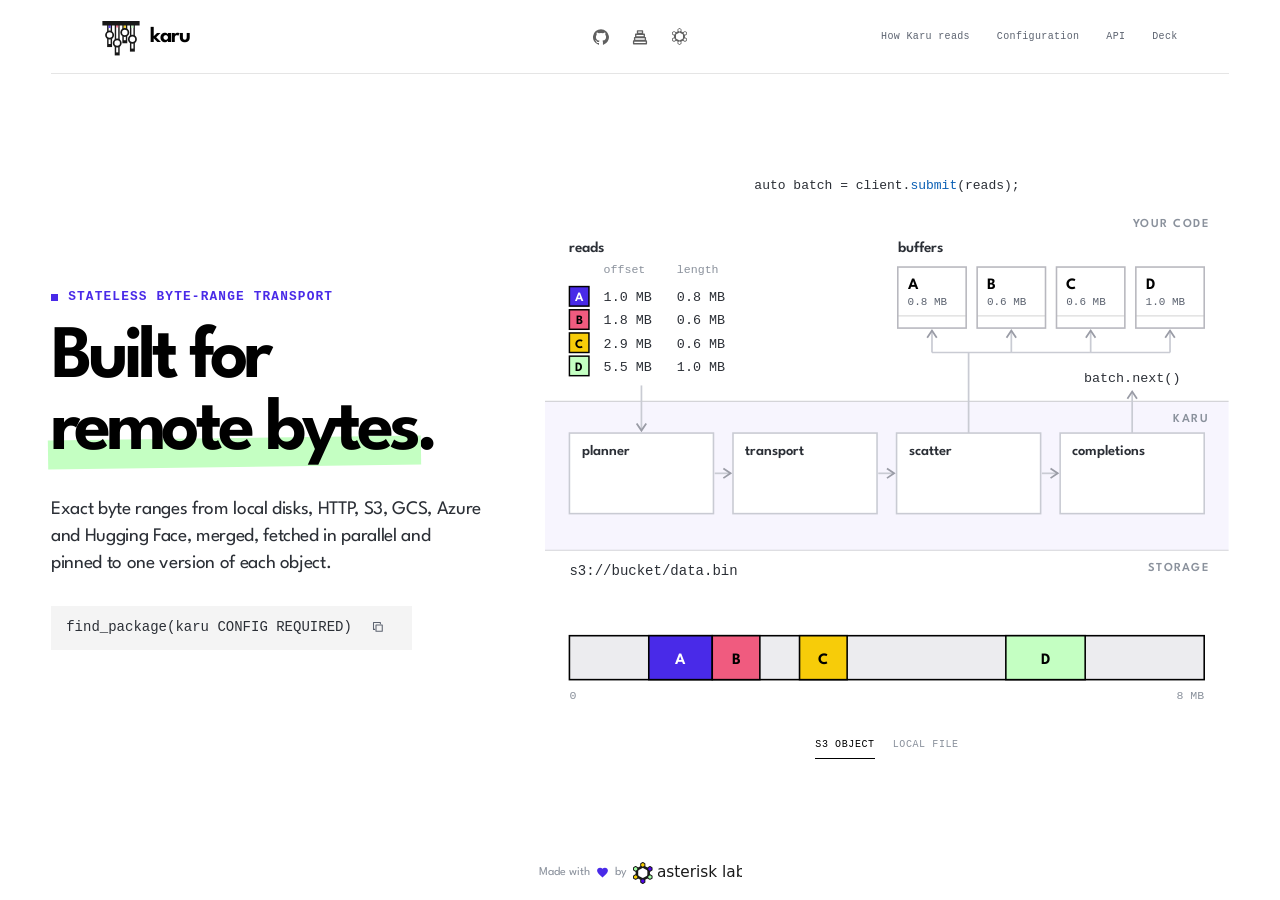
<file: docs/index.html>
<!DOCTYPE html>
<html lang="en" data-route="home">
<head>
<meta charset="utf-8">
<meta name="viewport" content="width=device-width, initial-scale=1, viewport-fit=cover">
<meta name="theme-color" content="#ffffff">
<title>karu</title>
<meta name="description" content="Exact byte ranges from local disks, HTTP, S3, GCS, Azure and Hugging Face, merged, fetched in parallel and pinned to one version of each object.">
<link rel="icon" href="assets/svg/karu-mark-color.svg" type="image/svg+xml">
<link rel="preconnect" href="https://fonts.googleapis.com">
<link rel="preconnect" href="https://fonts.gstatic.com" crossorigin>
<link href="https://fonts.googleapis.com/css2?family=League+Spartan:wght@300;400;500;600&display=swap" rel="stylesheet">
<link rel="stylesheet" href="assets/css/tokens.css?v=1">
<link rel="stylesheet" href="assets/css/base.css?v=1">
<link rel="stylesheet" href="assets/css/shell.css?v=2">
<link rel="stylesheet" href="assets/css/content.css?v=2">
<link rel="stylesheet" href="assets/css/home.css?v=6">
<link rel="stylesheet" href="assets/css/figure.css?v=8">
</head>

<body>
<div class="ambient" aria-hidden="true">
  <span class="ambient-orb ambient-orb--violet"></span>
  <span class="ambient-orb ambient-orb--mint"></span>
  <canvas class="ambient-tiles" id="backdrop"></canvas>
</div>

<div class="page">
  <header class="masthead">
    <a class="lockup" href="index.html" aria-label="Karu home">
      <img class="marksvg" src="assets/svg/karu-mark.svg" alt="">
      <span class="wm-sm">karu</span>
    </a>

    <div class="offsite" aria-label="Project links">
      <a href="https://github.com/asterisk-labs/karu" title="GitHub" aria-label="Karu on GitHub" rel="noopener noreferrer">
        <svg class="github" viewBox="0 0 24 24" aria-hidden="true"><path d="M12 .3a12 12 0 0 0-3.8 23.4c.6.1.8-.3.8-.6v-2.1c-3.3.7-4-1.6-4-1.6-.5-1.4-1.3-1.7-1.3-1.7-1.1-.7.1-.7.1-.7 1.2.1 1.8 1.2 1.8 1.2 1.1 1.8 2.8 1.3 3.5 1 .1-.8.4-1.3.8-1.6-2.7-.3-5.5-1.3-5.5-5.9 0-1.3.5-2.4 1.2-3.2-.1-.3-.5-1.5.1-3.2 0 0 1-.3 3.3 1.2a11.5 11.5 0 0 1 6 0c2.3-1.5 3.3-1.2 3.3-1.2.6 1.7.2 2.9.1 3.2.8.8 1.2 1.9 1.2 3.2 0 4.6-2.8 5.6-5.5 5.9.4.4.8 1.1.8 2.2v3.3c0 .3.2.7.8.6A12 12 0 0 0 12 .3"></path></svg>
      </a>
      <a class="rumi" href="https://asterisk.coop/rumi/" title="Rumi" aria-label="Rumi, the raster format that reads through Karu" rel="noopener noreferrer">
        <svg viewBox="0 0 16 16" aria-hidden="true"><path d="M5.5 1.8h5v2.7h-5zM3.7 5.2h8.6v2.7H3.7zM2.6 8.6h10.8v2.7H2.6zM1.6 12h12.8v2.7H1.6z"></path></svg>
        <img class="mark-color" src="assets/svg/rumi-mark.svg" alt="" width="16" height="16">
      </a>
      <a class="asterisk" href="https://asterisk.coop" title="asterisk labs" aria-label="asterisk labs" rel="noopener noreferrer">
        <img class="mark-mono" src="assets/svg/asterisk-mark-black.svg" alt="" width="16" height="18">
        <img class="mark-color" src="assets/svg/asterisk-mark-color.svg" alt="" width="16" height="18">
      </a>
    </div>

    <nav class="nav" aria-label="Sections">
      <a href="how-karu-reads.html">How Karu reads</a>
      <a href="configuration.html">Configuration</a>
      <a href="api.html">API</a>
      <a href="deck/index.html">Deck</a>
    </nav>
  </header>

  <main id="view">
    <section class="hero" aria-labelledby="hero-title">
      <div class="hero-copy">
        <p class="eyebrow">Stateless byte-range transport</p>

        <h1 id="hero-title">Built for <span class="hero-line"><span class="hero-highlight">remote bytes</span>.</span></h1>

        <p class="hero-summary">
          Exact byte ranges from local disks, HTTP, S3, GCS, Azure and Hugging Face, merged, fetched in parallel and pinned to one version of each object.
        </p>

        <div class="install" data-copy-root>
          <div class="install-command">
            <span class="prompt" aria-hidden="true">$</span>
            <code>find_package(karu CONFIG REQUIRED)</code>
            <button class="copy-command" type="button" data-copy="find_package(karu CONFIG REQUIRED)" aria-label="Copy the CMake line">
              <svg class="icon-copy" viewBox="0 0 24 24" aria-hidden="true"><path d="M8 8h10v10H8z"></path><path d="M6 15H4V4h11v2"></path></svg>
              <svg class="icon-check" viewBox="0 0 24 24" aria-hidden="true"><path d="m5 12.5 4.5 4.5L19 7.5"></path></svg>
              <span>Copy</span>
            </button>
          </div>
          <span class="copy-toast" aria-hidden="true">Copied</span>
          <p class="copy-feedback" aria-live="polite"></p>
        </div>
      </div>

      <figure class="batch" id="batch" data-label="One client.submit of four reads, A to D, across your code, the Karu engine and storage. The planner turns them into two GETs on an S3 object, one covering A, B and C and reading the small gap between B and C, the other covering D, or into three preads on a local file that skip the gap. The transport runs every request at once, scatter puts each read's bytes in its buffer and drops the gap, and batch.next returns the reads as their requests end."></figure>
    </section>
  </main>

  <footer class="colophon">
    <span>Made with</span>
    <span class="heart" role="img" aria-label="love"></span>
    <span>by</span>
    <a class="by" href="https://asterisk.coop" rel="noopener noreferrer" aria-label="Asterisk Labs">
      <img src="assets/svg/asterisk-mark.svg" alt="Asterisk Labs">
    </a>
  </footer>
</div>
<script src="assets/js/backdrop.js?v=1"></script>
<script src="assets/js/batch.js?v=4"></script>
<script src="assets/js/home.js?v=1"></script>
</body>
</html>
</file>
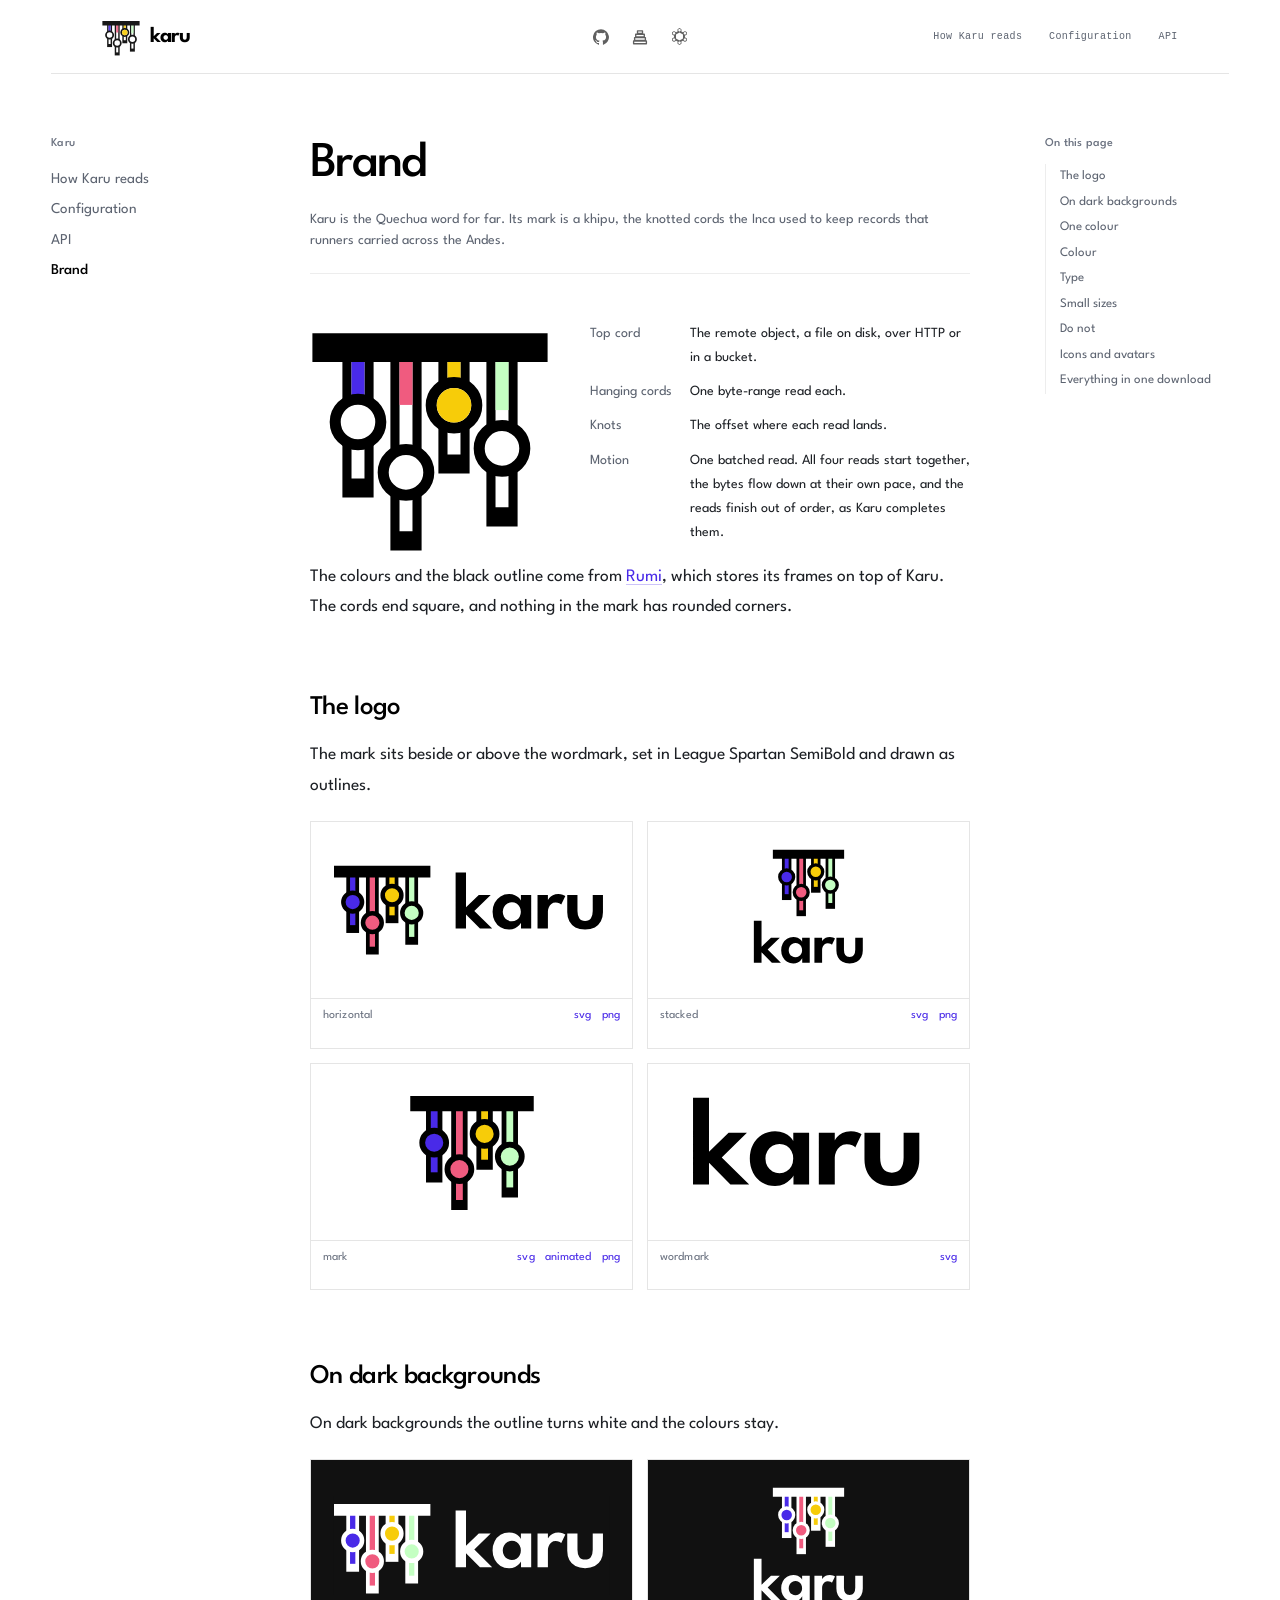
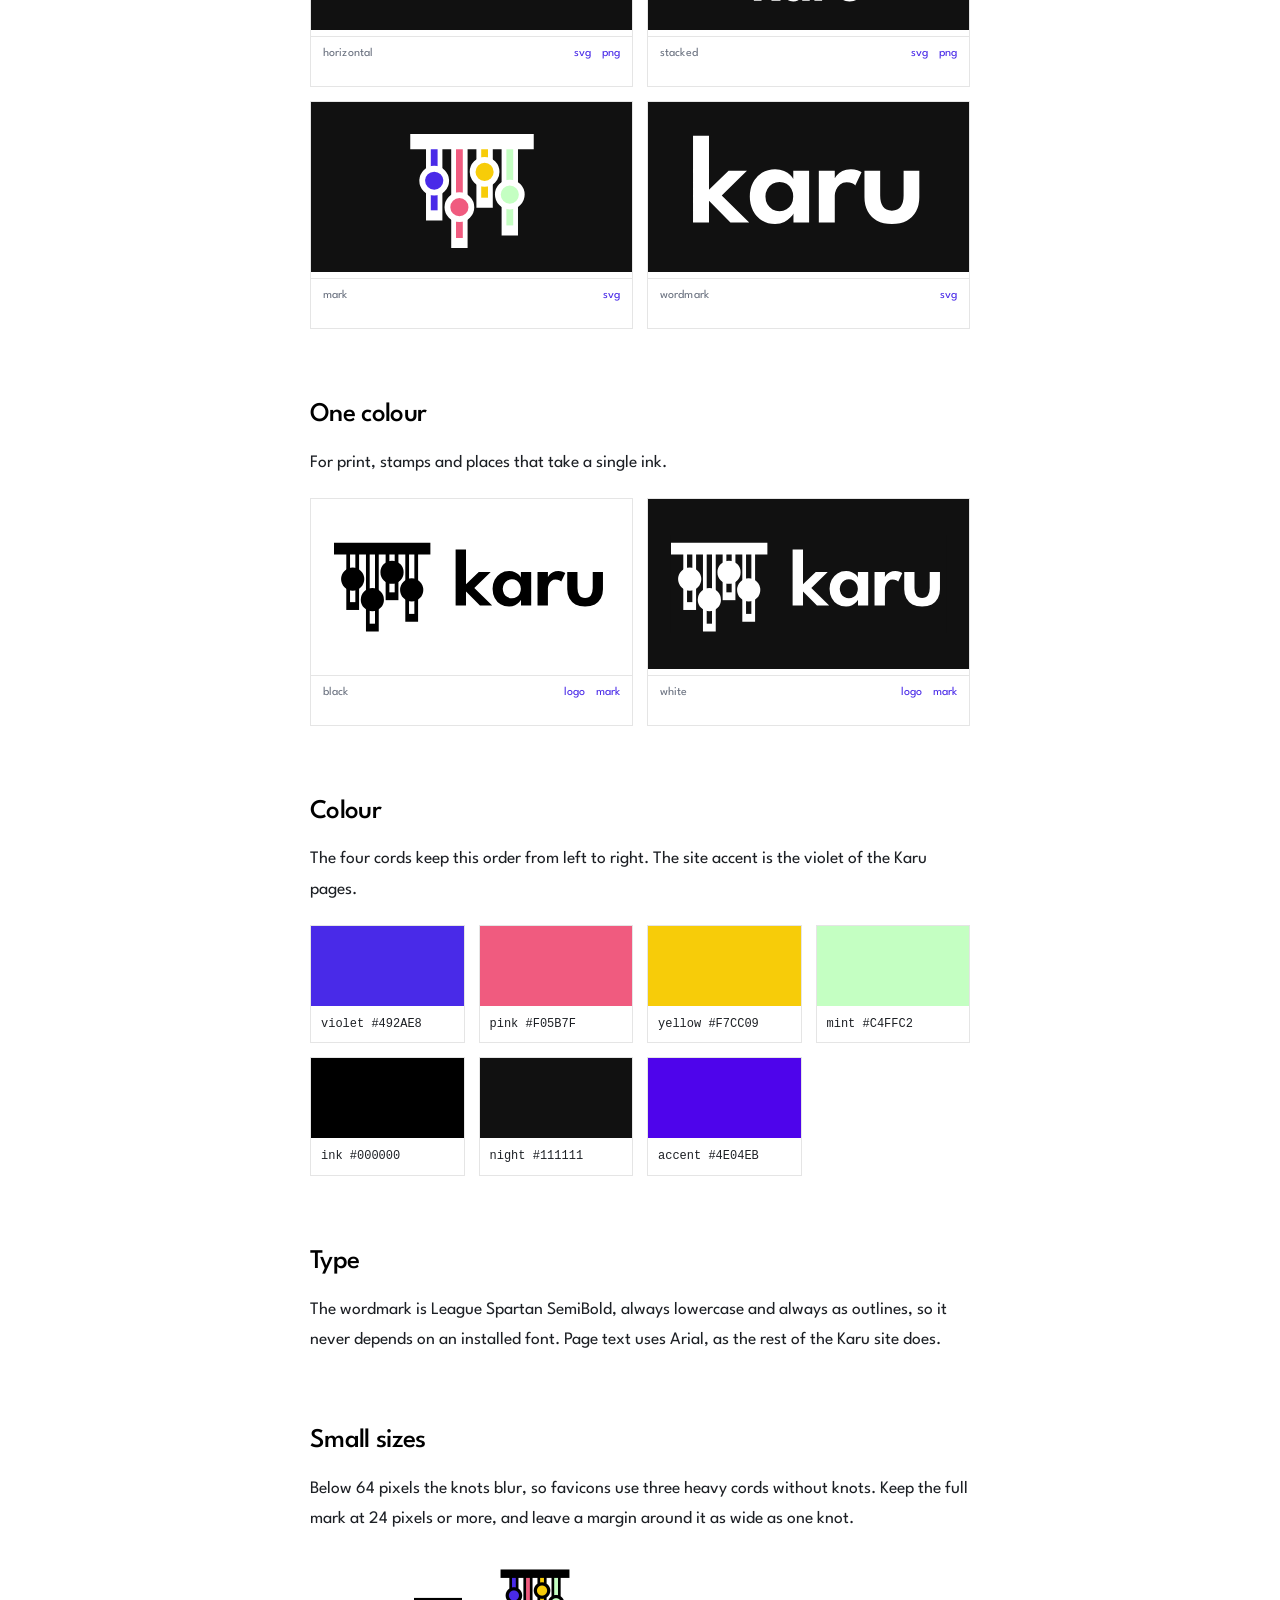
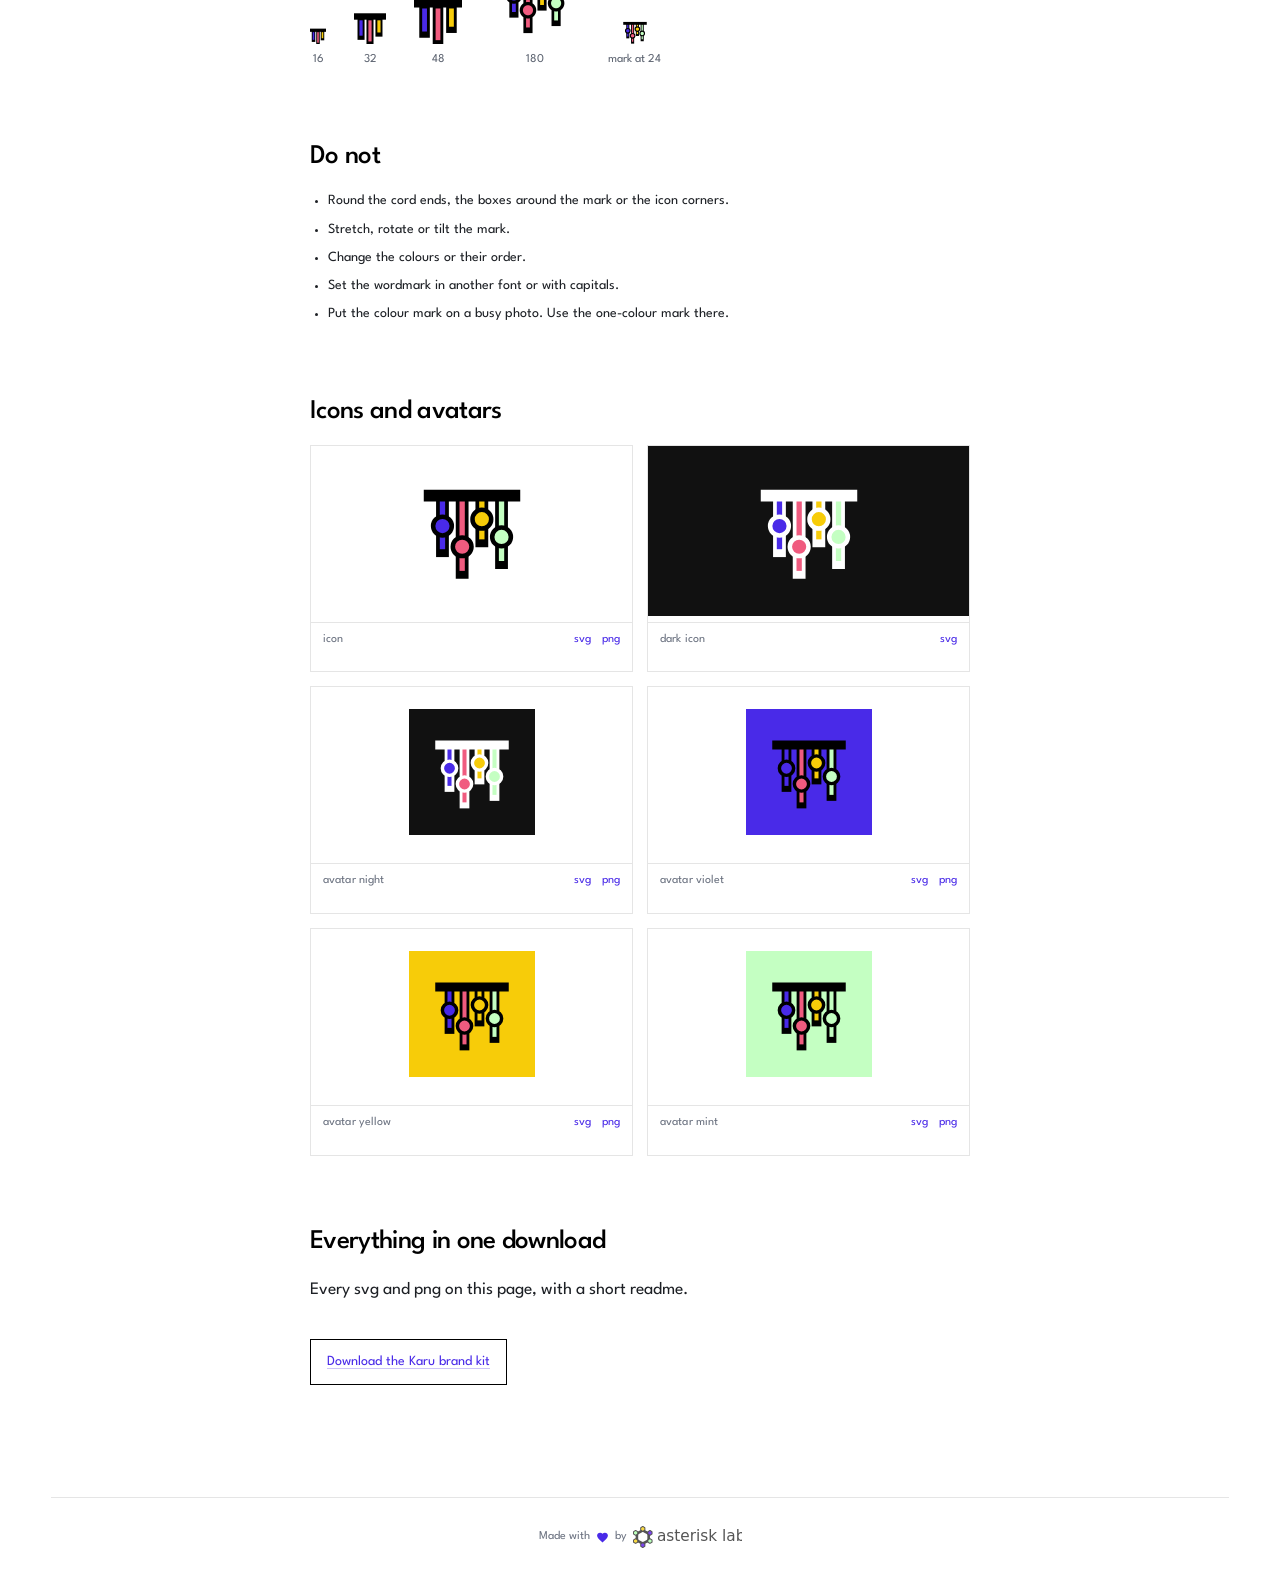
<file: docs/brand/index.html>
<!DOCTYPE html>
<html lang="en">
<head>
<meta charset="utf-8">
<meta name="viewport" content="width=device-width, initial-scale=1, viewport-fit=cover">
<meta name="theme-color" content="#ffffff">
<meta name="description" content="The Karu mark, logos, colours, icons and the files to download.">
<title>Karu · Brand</title>
<link rel="icon" href="assets/png/favicon-32.png" sizes="32x32">
<link rel="apple-touch-icon" href="assets/png/apple-touch-icon.png">
<link rel="preconnect" href="https://fonts.googleapis.com">
<link rel="preconnect" href="https://fonts.gstatic.com" crossorigin>
<link href="https://fonts.googleapis.com/css2?family=JetBrains+Mono:wght@400;500&family=League+Spartan:wght@300;400;500;600&display=swap" rel="stylesheet">
<link rel="stylesheet" href="../assets/css/reading.css?v=3">
<style>
    .kit-hero { display: grid; grid-template-columns: minmax(0, 240px) 1fr; gap: 40px; align-items: center; margin: 24px 0 8px; }
    .kit-hero img { width: 100%; }
    .kit-hero dl { display: grid; grid-template-columns: auto 1fr; gap: 10px 18px; margin: 0; font-size: 14px; }
    .kit-hero dt { color: var(--dim); }
    .kit-hero dd { margin: 0; }
    .tiles { display: grid; grid-template-columns: repeat(auto-fill, minmax(230px, 1fr)); gap: 14px; margin-top: 14px; }
    .tile { border: 1px solid var(--edge); }
    .tile .art { display: grid; place-items: center; height: 170px; padding: 22px; }
    .tile .art img { width: auto; height: auto; max-width: 100%; max-height: 126px; }
    .tile .art.night { background: #111; }
    .tile .art.paper { background: #fff; }
    .tile .meta { display: flex; justify-content: space-between; gap: 10px; padding: 9px 12px; border-top: 1px solid var(--edge); font-size: 12px; }
    .tile .meta a { color: var(--violet); text-decoration: none; }
    .tile .meta a + a { margin-left: 10px; }
    .swatches { display: grid; grid-template-columns: repeat(auto-fill, minmax(150px, 1fr)); gap: 14px; margin-top: 14px; }
    .swatch { border: 1px solid var(--edge); font-size: 12px; }
    .swatch span { display: block; height: 80px; }
    .swatch p { margin: 0; padding: 8px 10px; font-family: ui-monospace, SFMono-Regular, Consolas, monospace; }
    .sizes { display: flex; align-items: end; gap: 28px; margin-top: 14px; flex-wrap: wrap; }
    .sizes figure { margin: 0; font-size: 12px; color: var(--dim); text-align: center; }
    .sizes img { display: block; margin: 0 auto 6px; }
    .rules { max-width: 70ch; font-size: 14px; padding-left: 18px; }
    .rules li { margin: 4px 0; }
    .download { display: inline-block; margin-top: 14px; padding: 10px 16px; border: 1px solid var(--ink); color: var(--ink); font-size: 14px; text-decoration: none; }
    .download:hover { background: var(--ink); color: #fff; }
    @media (max-width: 640px) {
      .kit-hero { grid-template-columns: 1fr; }
      .kit-hero img { max-width: 200px; }
    }
  </style>
</head>
<body>
<div class="page">
  <header class="masthead">
    <a class="lockup" href="../index.html" aria-label="Karu home">
      <img class="marksvg" src="../assets/svg/karu-mark.svg" alt="">
      <span class="wm-sm">karu</span>
    </a>

    <div class="offsite" aria-label="Project links">
      <a href="https://github.com/asterisk-labs/karu" title="GitHub" aria-label="Karu on GitHub" rel="noopener noreferrer">
        <svg class="github" viewBox="0 0 24 24" aria-hidden="true"><path d="M12 .3a12 12 0 0 0-3.8 23.4c.6.1.8-.3.8-.6v-2.1c-3.3.7-4-1.6-4-1.6-.5-1.4-1.3-1.7-1.3-1.7-1.1-.7.1-.7.1-.7 1.2.1 1.8 1.2 1.8 1.2 1.1 1.8 2.8 1.3 3.5 1 .1-.8.4-1.3.8-1.6-2.7-.3-5.5-1.3-5.5-5.9 0-1.3.5-2.4 1.2-3.2-.1-.3-.5-1.5.1-3.2 0 0 1-.3 3.3 1.2a11.5 11.5 0 0 1 6 0c2.3-1.5 3.3-1.2 3.3-1.2.6 1.7.2 2.9.1 3.2.8.8 1.2 1.9 1.2 3.2 0 4.6-2.8 5.6-5.5 5.9.4.4.8 1.1.8 2.2v3.3c0 .3.2.7.8.6A12 12 0 0 0 12 .3"></path></svg>
      </a>
      <a class="rumi" href="https://asterisk.coop/rumi/" title="Rumi" aria-label="Rumi, the raster format that reads through Karu" rel="noopener noreferrer">
        <svg viewBox="0 0 16 16" aria-hidden="true"><path d="M5.5 1.8h5v2.7h-5zM3.7 5.2h8.6v2.7H3.7zM2.6 8.6h10.8v2.7H2.6zM1.6 12h12.8v2.7H1.6z"></path></svg>
        <img class="mark-color" src="../assets/svg/rumi-mark.svg" alt="" width="16" height="16">
      </a>
      <a class="asterisk" href="https://asterisk.coop" title="asterisk labs" aria-label="asterisk labs" rel="noopener noreferrer">
        <img class="mark-mono" src="../assets/svg/asterisk-mark-black.svg" alt="" width="16" height="18">
        <img class="mark-color" src="../assets/svg/asterisk-mark-color.svg" alt="" width="16" height="18">
      </a>
    </div>

    <nav class="nav" aria-label="Sections">
      <a href="../how-karu-reads.html">How Karu reads</a>
      <a href="../configuration.html">Configuration</a>
      <a href="../api.html">API</a>
    </nav>
  </header>

  <main class="doc">
    <nav class="toc" aria-label="Contents">
      <p class="toc-title">Karu</p>
      <ol class="toc-pages">
        <li><a href="../how-karu-reads.html">How Karu reads</a></li>
        <li><a href="../configuration.html">Configuration</a></li>
        <li><a href="../api.html">API</a></li>
        <li><a href="index.html" class="here" aria-current="page">Brand</a></li>
      </ol>
    </nav>

    <article class="content">
<h1>Brand</h1>
      <ul class="facts">
        <li>Karu is the Quechua word for far. Its mark is a khipu, the knotted cords the Inca used to keep records that runners carried across the Andes.</li>
      </ul>

      <section class="kit-hero" aria-label="The mark">
        <img src="assets/svg/karu-mark.svg" alt="The Karu mark, a khipu with four coloured cords hanging from a black cord.">
        <dl>
          <dt>Top cord</dt><dd>The remote object, a file on disk, over HTTP or in a bucket.</dd>
          <dt>Hanging cords</dt><dd>One byte-range read each.</dd>
          <dt>Knots</dt><dd>The offset where each read lands.</dd>
          <dt>Motion</dt><dd>One batched read. All four reads start together, the bytes flow down at their own pace, and the reads finish out of order, as Karu completes them.</dd>
        </dl>
      </section>
      <p>The colours and the black outline come from <a href="https://asterisk.coop/rumi/">Rumi</a>, which stores its frames on top of Karu. The cords end square, and nothing in the mark has rounded corners.</p>

      <h2 class="part" id="the-logo">The logo</h2>
      <p>The mark sits beside or above the wordmark, set in League Spartan SemiBold and drawn as outlines.</p>
      <div class="tiles">
        <div class="tile"><div class="art paper"><img src="assets/svg/logo-horizontal-color.svg" alt="Horizontal Karu logo"></div>
          <div class="meta">horizontal <span><a href="assets/svg/logo-horizontal-color.svg" download>svg</a><a href="assets/png/logo-horizontal-color.png" download>png</a></span></div></div>
        <div class="tile"><div class="art paper"><img src="assets/svg/logo-stacked-color.svg" alt="Stacked Karu logo"></div>
          <div class="meta">stacked <span><a href="assets/svg/logo-stacked-color.svg" download>svg</a><a href="assets/png/logo-stacked-color.png" download>png</a></span></div></div>
        <div class="tile"><div class="art paper"><img src="assets/svg/karu-mark-color.svg" alt="Karu mark"></div>
          <div class="meta">mark <span><a href="assets/svg/karu-mark-color.svg" download>svg</a><a href="assets/svg/karu-mark.svg" download>animated</a><a href="assets/png/karu-mark-color.png" download>png</a></span></div></div>
        <div class="tile"><div class="art paper"><img src="assets/svg/karu-wordmark-black.svg" alt="Karu wordmark"></div>
          <div class="meta">wordmark <span><a href="assets/svg/karu-wordmark-black.svg" download>svg</a></span></div></div>
      </div>

      <h2 class="part" id="on-dark-backgrounds">On dark backgrounds</h2>
      <p>On dark backgrounds the outline turns white and the colours stay.</p>
      <div class="tiles">
        <div class="tile"><div class="art night"><img src="assets/svg/logo-horizontal-dark.svg" alt="Horizontal Karu logo on a dark background"></div>
          <div class="meta">horizontal <span><a href="assets/svg/logo-horizontal-dark.svg" download>svg</a><a href="assets/png/logo-horizontal-dark.png" download>png</a></span></div></div>
        <div class="tile"><div class="art night"><img src="assets/svg/logo-stacked-dark.svg" alt="Stacked Karu logo on a dark background"></div>
          <div class="meta">stacked <span><a href="assets/svg/logo-stacked-dark.svg" download>svg</a><a href="assets/png/logo-stacked-dark.png" download>png</a></span></div></div>
        <div class="tile"><div class="art night"><img src="assets/svg/karu-mark-white.svg" alt="Karu mark with a white outline"></div>
          <div class="meta">mark <span><a href="assets/svg/karu-mark-white.svg" download>svg</a></span></div></div>
        <div class="tile"><div class="art night"><img src="assets/svg/karu-wordmark-white.svg" alt="White Karu wordmark"></div>
          <div class="meta">wordmark <span><a href="assets/svg/karu-wordmark-white.svg" download>svg</a></span></div></div>
      </div>

      <h2 class="part" id="one-colour">One colour</h2>
      <p>For print, stamps and places that take a single ink.</p>
      <div class="tiles">
        <div class="tile"><div class="art paper"><img src="assets/svg/logo-horizontal-black.svg" alt="Karu logo in black"></div>
          <div class="meta">black <span><a href="assets/svg/logo-horizontal-black.svg" download>logo</a><a href="assets/svg/karu-mark-black.svg" download>mark</a></span></div></div>
        <div class="tile"><div class="art night"><img src="assets/svg/logo-horizontal-white.svg" alt="Karu logo in white"></div>
          <div class="meta">white <span><a href="assets/svg/logo-horizontal-white.svg" download>logo</a><a href="assets/svg/karu-mark-mono-white.svg" download>mark</a></span></div></div>
      </div>

      <h2 class="part" id="colour">Colour</h2>
      <p>The four cords keep this order from left to right. The site accent is the violet of the Karu pages.</p>
      <div class="swatches">
        <div class="swatch"><span style="background:#492ae8"></span><p>violet #492AE8</p></div>
        <div class="swatch"><span style="background:#f05b7f"></span><p>pink #F05B7F</p></div>
        <div class="swatch"><span style="background:#f7cc09"></span><p>yellow #F7CC09</p></div>
        <div class="swatch"><span style="background:#c4ffc2"></span><p>mint #C4FFC2</p></div>
        <div class="swatch"><span style="background:#000"></span><p>ink #000000</p></div>
        <div class="swatch"><span style="background:#111"></span><p>night #111111</p></div>
        <div class="swatch"><span style="background:#4e04eb"></span><p>accent #4E04EB</p></div>
      </div>

      <h2 class="part" id="type">Type</h2>
      <p>The wordmark is League Spartan SemiBold, always lowercase and always as outlines, so it never depends on an installed font. Page text uses Arial, as the rest of the Karu site does.</p>

      <h2 class="part" id="small-sizes">Small sizes</h2>
      <p>Below 64 pixels the knots blur, so favicons use three heavy cords without knots. Keep the full mark at 24 pixels or more, and leave a margin around it as wide as one knot.</p>
      <div class="sizes">
        <figure><img src="assets/png/favicon-16.png" width="16" height="16" alt="16 pixel icon">16</figure>
        <figure><img src="assets/png/favicon-32.png" width="32" height="32" alt="32 pixel icon">32</figure>
        <figure><img src="assets/png/favicon-48.png" width="48" height="48" alt="48 pixel icon">48</figure>
        <figure><img src="assets/png/favicon-180.png" width="90" height="90" alt="180 pixel icon">180</figure>
        <figure><img src="assets/svg/karu-mark-color.svg" width="24" height="24" alt="Karu mark at 24 pixels">mark at 24</figure>
      </div>

      <h2 class="part" id="do-not">Do not</h2>
      <ul class="rules">
        <li>Round the cord ends, the boxes around the mark or the icon corners.</li>
        <li>Stretch, rotate or tilt the mark.</li>
        <li>Change the colours or their order.</li>
        <li>Set the wordmark in another font or with capitals.</li>
        <li>Put the colour mark on a busy photo. Use the one-colour mark there.</li>
      </ul>

      <h2 class="part" id="icons-and-avatars">Icons and avatars</h2>
      <div class="tiles">
        <div class="tile"><div class="art paper"><img src="assets/svg/icon-color.svg" alt="Karu app icon"></div>
          <div class="meta">icon <span><a href="assets/svg/icon-color.svg" download>svg</a><a href="assets/png/favicon-512.png" download>png</a></span></div></div>
        <div class="tile"><div class="art night"><img src="assets/svg/icon-dark.svg" alt="Karu dark app icon"></div>
          <div class="meta">dark icon <span><a href="assets/svg/icon-dark.svg" download>svg</a></span></div></div>
        <div class="tile"><div class="art paper"><img src="assets/svg/avatar-ink.svg" alt="Karu avatar on night"></div>
          <div class="meta">avatar night <span><a href="assets/svg/avatar-ink.svg" download>svg</a><a href="assets/png/avatar-ink.png" download>png</a></span></div></div>
        <div class="tile"><div class="art paper"><img src="assets/svg/avatar-violet.svg" alt="Karu avatar on violet"></div>
          <div class="meta">avatar violet <span><a href="assets/svg/avatar-violet.svg" download>svg</a><a href="assets/png/avatar-violet.png" download>png</a></span></div></div>
        <div class="tile"><div class="art paper"><img src="assets/svg/avatar-yellow.svg" alt="Karu avatar on yellow"></div>
          <div class="meta">avatar yellow <span><a href="assets/svg/avatar-yellow.svg" download>svg</a><a href="assets/png/avatar-yellow.png" download>png</a></span></div></div>
        <div class="tile"><div class="art paper"><img src="assets/svg/avatar-mint.svg" alt="Karu avatar on mint"></div>
          <div class="meta">avatar mint <span><a href="assets/svg/avatar-mint.svg" download>svg</a><a href="assets/png/avatar-mint.png" download>png</a></span></div></div>
      </div>

      <h2 class="part" id="everything-in-one-download">Everything in one download</h2>
      <p>Every svg and png on this page, with a short readme.</p>
      <a class="download" href="assets/karu-brand-kit.zip" download>Download the Karu brand kit</a>
    </article>

    <nav class="toc onpage" aria-label="On this page">
      <p class="toc-title">On this page</p>
      <ol class="toc-sections">
        <li><a href="#the-logo">The logo</a></li>
        <li><a href="#on-dark-backgrounds">On dark backgrounds</a></li>
        <li><a href="#one-colour">One colour</a></li>
        <li><a href="#colour">Colour</a></li>
        <li><a href="#type">Type</a></li>
        <li><a href="#small-sizes">Small sizes</a></li>
        <li><a href="#do-not">Do not</a></li>
        <li><a href="#icons-and-avatars">Icons and avatars</a></li>
        <li><a href="#everything-in-one-download">Everything in one download</a></li>
      </ol>
    </nav>
  </main>

  <footer class="colophon">
    <span>Made with</span>
    <span class="heart" role="img" aria-label="love"></span>
    <span>by</span>
    <a class="by" href="https://asterisk.coop" rel="noopener noreferrer" aria-label="Asterisk Labs">
      <img src="../assets/svg/asterisk-mark.svg" alt="Asterisk Labs">
    </a>
  </footer>
</div>
<script src="../assets/js/toc.js" defer></script>
</body>
</html>
</file>
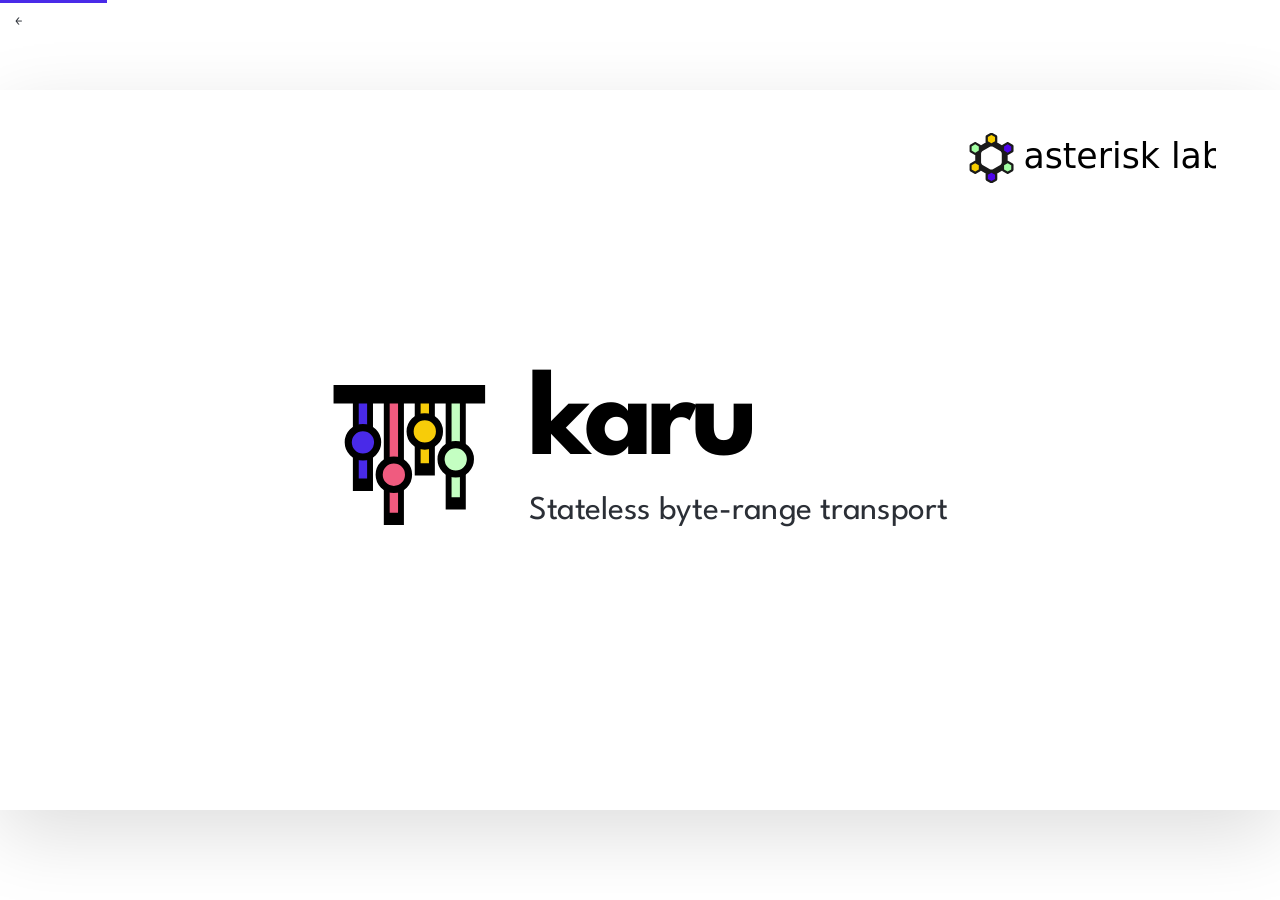
<file: docs/deck/index.html>
<!doctype html>
<html lang="en">
<head>
  <meta charset="utf-8">
  <meta name="viewport" content="width=device-width, initial-scale=1">
  <meta name="theme-color" content="#ffffff">
  <meta name="description" content="How Karu turns the byte ranges a format needs into few, verified requests to local files, HTTP and object stores.">
  <title>Karu · byte-range transport</title>
  <link rel="icon" href="../assets/svg/karu-mark-color.svg">
  <link rel="preconnect" href="https://fonts.googleapis.com">
  <link rel="preconnect" href="https://fonts.gstatic.com" crossorigin>
  <link href="https://fonts.googleapis.com/css2?family=JetBrains+Mono:wght@400;500;700&amp;family=League+Spartan:wght@400;500;600;700&amp;display=swap" rel="stylesheet">
  <link rel="stylesheet" href="styles.css?v=69964dfe18">
  <script defer src="app.js?v=69964dfe18"></script>
</head>
<body>
  <div class="progress" id="progress"></div>
  <a class="site-back" href="../" aria-label="Back to the Karu website">←</a>

  <main class="deck" id="deck" aria-label="Karu byte-range transport">
    <section class="slide cover active s01" aria-label="Karu cover">
      <img class="cover-asterisk" src="fig/asterisk_banner.svg" alt="Asterisk Labs">
      <div class="cover-inner">
        <img class="cover-logo" src="../assets/svg/karu-mark-color.svg" alt="">
        <div class="cover-copy">
          <h1>karu</h1>
          <p>Stateless byte-range transport</p>
        </div>
      </div>
    </section>

    <section class="slide s02" aria-label="The Asterisk stack for AI">
  <header><span class="brand"><img class="brand-icon" src="../assets/svg/karu-mark-color.svg" alt=""><span class="brand-name">karu</span></span><span class="count">02 / 12</span></header>
  <h1>Karu is one layer of the <span class="title-mark">Asterisk stack for AI</span></h1>
  <figure class="st-wrap">
    <svg class="st-fig" viewBox="0 0 864 376" role="img" aria-label="The Asterisk stack for AI, with arrows from caller to callee. The model calls TACO and Rumi. TACO calls cozip, Rumi and Karu. cozip calls Karu and can hold Rumi files. Rumi calls GeoZL, which runs on OpenZL, and Karu. Karu, highlighted, reads the bytes for all of them.">
      <defs>
        <marker id="s02-arrow" markerWidth="8" markerHeight="8" refX="7" refY="4" orient="auto"><path d="M0,0 L8,4 L0,8 Z" fill="#777"/></marker>
        <marker id="s02-arrow-on" markerWidth="8" markerHeight="8" refX="7" refY="4" orient="auto"><path d="M0,0 L8,4 L0,8 Z" fill="#492ae8"/></marker>
      </defs>
      <text class="st-layer" x="0" y="32">training</text>
      <text class="st-layer" x="0" y="112">datasets</text>
      <text class="st-layer" x="0" y="192">files</text>
      <text class="st-layer" x="0" y="272">codecs</text>
      <text class="st-layer" x="0" y="352">bytes</text>
      <rect class="st-box st-open" x="132" y="0" width="732" height="54"/>
      <text class="st-name" x="148" y="24">PyTorch, JAX, TensorFlow</text>
      <text class="st-text" x="148" y="44">your model, fed tensors through DLPack on a CPU or a GPU</text>
      <rect class="st-box" x="132" y="80" width="440" height="54"/>
      <text class="st-name" x="148" y="104">TACO</text>
      <text class="st-text" x="148" y="124">AI-ready datasets, one sample per example</text>
      <rect class="st-box" x="172" y="160" width="280" height="54"/>
      <text class="st-name" x="188" y="184">cozip</text>
      <text class="st-text" x="188" y="204">a ZIP you open like a table</text>
      <rect class="st-box" x="512" y="160" width="352" height="54"/>
      <text class="st-name" x="528" y="184">Rumi</text>
      <text class="st-text" x="528" y="204">tensors read by window, band and time</text>
      <rect class="st-box" x="512" y="240" width="270" height="54"/>
      <text class="st-name" x="528" y="264">GeoZL</text>
      <text class="st-text" x="528" y="284">Earth observation codecs, on OpenZL</text>
      <rect class="st-box st-karu" x="132" y="320" width="732" height="54"/>
      <text class="st-name" x="148" y="344">Karu</text>
      <text class="st-text" x="148" y="364">batched byte-range reads from files, HTTP, S3, GCS, Azure, Hugging Face and Source Cooperative</text>
      <image href="../assets/svg/karu-mark-color.svg" x="816" y="327" width="40" height="40"/>
      <path class="st-call" d="M300 54 V78" marker-end="url(#s02-arrow)"/>
      <path class="st-call" d="M300 134 V158" marker-end="url(#s02-arrow)"/>
      <path class="st-call" d="M540 134 V158" marker-end="url(#s02-arrow)"/>
      <path class="st-call" d="M700 54 V158" marker-end="url(#s02-arrow)"/>
      <path class="st-call" d="M640 214 V238" marker-end="url(#s02-arrow)"/>
      <path class="st-call on" d="M152 134 V318" marker-end="url(#s02-arrow-on)"/>
      <path class="st-call on" d="M300 214 V318" marker-end="url(#s02-arrow-on)"/>
      <path class="st-call on" d="M823 214 V318" marker-end="url(#s02-arrow-on)"/>
      <path class="st-hold" d="M452 190 H508" marker-end="url(#s02-arrow)"/>
      <text class="st-tag" x="481" y="182">holds</text>
    </svg>
  </figure>
</section>

    <section class="slide s03" aria-label="Remote reads are bound by round trips">
  <header><span class="brand"><img class="brand-icon" src="../assets/svg/karu-mark-color.svg" alt=""><span class="brand-name">karu</span></span><span class="count">03 / 12</span></header>
  <h1>Remote reads are bound by <span class="title-mark">round trips</span>, not bytes</h1>
  <figure class="fig s03-fig">
    <div class="s03-trips" role="img" aria-label="Four separate ranges, A to D, read two ways on a time axis in round trips. Each read is a short request, a long wait for the store and a thin bar of bytes at the end. One read at a time asks for the next range only after the last one arrives, four round trips. A Karu batch asks for all four at once and they all arrive after one round trip.">
      <div class="s03-axis-who">time in round trips</div>
      <div class="s03-axis"><span style="--k:0">0</span><span style="--k:1">1</span><span style="--k:2">2</span><span style="--k:3">3</span><span style="--k:4">4</span></div>
      <div></div>

      <div class="s03-who">One read at a time<span>asks after the last arrives</span></div>
      <div class="s03-lane">
        <div class="s03-row">
          <span class="s03-req" style="--t:0;--d:.16">A</span><span class="s03-wait" style="--t:0.16;--d:.74"><i>waiting</i></span><span class="s03-bytes" style="--t:0.9;--d:.1"><i>bytes</i></span>
          <span class="s03-req" style="--t:1;--d:.16">B</span><span class="s03-wait" style="--t:1.16;--d:.74"></span><span class="s03-bytes" style="--t:1.9;--d:.1"></span>
          <span class="s03-req" style="--t:2;--d:.16">C</span><span class="s03-wait" style="--t:2.16;--d:.74"></span><span class="s03-bytes" style="--t:2.9;--d:.1"></span>
          <span class="s03-req" style="--t:3;--d:.16">D</span><span class="s03-wait" style="--t:3.16;--d:.74"></span><span class="s03-bytes" style="--t:3.9;--d:.1"></span>
        </div>
      </div>
      <div class="s03-n" style="--t:4">4 round trips</div>

      <div class="s03-who is-karu">Karu batch<span>every known range at once</span></div>
      <div class="s03-lane">
        <div class="s03-row"><span class="s03-req is-karu" style="--t:0;--d:.16">A</span><span class="s03-wait" style="--t:0.16;--d:.74"></span><span class="s03-bytes" style="--t:0.9;--d:.1"></span></div>
        <div class="s03-row"><span class="s03-req is-karu" style="--t:0;--d:.16">B</span><span class="s03-wait" style="--t:0.16;--d:.74"></span><span class="s03-bytes" style="--t:0.9;--d:.1"></span></div>
        <div class="s03-row"><span class="s03-req is-karu" style="--t:0;--d:.16">C</span><span class="s03-wait" style="--t:0.16;--d:.74"></span><span class="s03-bytes" style="--t:0.9;--d:.1"></span></div>
        <div class="s03-row"><span class="s03-req is-karu" style="--t:0;--d:.16">D</span><span class="s03-wait" style="--t:0.16;--d:.74"></span><span class="s03-bytes" style="--t:0.9;--d:.1"></span></div>
      </div>
      <div class="s03-n is-karu" style="--t:1">1 round trip</div>
    </div>
    <p class="path-note">An example with four separate ranges. Karu keeps up to 64 remote transfers in flight by default.</p>
  </figure>
</section>

    <section class="slide s04" aria-label="Batches complete one by one" data-steps="3" data-step="1">
  <header><span class="brand"><img class="brand-icon" src="../assets/svg/karu-mark-color.svg" alt=""><span class="brand-name">karu</span></span><span class="count">04 / 12</span></header>
  <h1>Give Karu <span class="title-mark">every range</span> you know</h1>
  <div class="s04-wr">
    <div class="s04-tabs" role="tablist" aria-label="Steps">
      <button type="button" role="tab" data-to="1">the reads</button>
      <button type="button" role="tab" data-to="2">submit</button>
      <button type="button" role="tab" data-to="3">next</button>
    </div>
    <div class="s04-main">
      <pre class="s04-code"><code><span class="ln" data-k="1"><span class="tok-com">// six tiles of one remote scene</span></span><span class="ln" data-k="1">std::array&lt;karu::Read, <span class="tok-num">6</span>&gt; reads;</span><span class="ln" data-k="1"><span class="tok-kw">for</span> (<span class="tok-kw">int</span> i = <span class="tok-num">0</span>; i &lt; <span class="tok-num">6</span>; ++i)</span><span class="ln" data-k="1">    reads[i] = {.object = &amp;scene, .offset = off[i],</span><span class="ln" data-k="1">        .destination = tile[i], <span class="s04-pat">.tag = &amp;tile[i]</span>};</span><span class="ln" data-k="2"> </span><span class="ln" data-k="2"><span class="tok-kw">auto</span> batch = client.<span class="tok-fn">submit</span>(reads).<span class="tok-fn">value</span>();</span><span class="ln" data-k="3"> </span><span class="ln" data-k="3"><span class="tok-kw">for</span> (;;) {</span><span class="ln" data-k="3">    <span class="tok-kw">auto</span> ev = <span class="s04-pat">batch.<span class="tok-fn">next</span>()</span>.<span class="tok-fn">value</span>();</span><span class="ln" data-k="3">    <span class="tok-kw">if</span> (ev.state == karu::BatchState::end) <span class="tok-kw">break</span>;</span><span class="ln" data-k="3">    <span class="tok-com">// each event: tag, status, bytes_read</span></span><span class="ln" data-k="3">}</span></code></pre>
      <svg class="s04-fig" viewBox="0 0 436 228" role="img" aria-label="Six reads, tile 0 to tile 5, start together at submit and finish at different times. next returns them in the order they finish, tiles 3, 5, 0, 1, 4 and 2, and each fills its own buffer.">
        <path class="f-axis" d="M64 20 H428"/>
        <path class="f-head" d="M432 20 L426 17 V23 Z"/>
        <text class="f-cap" x="64" y="12" text-anchor="middle">submit</text>
        <text class="f-cap" x="432" y="12" text-anchor="end">time</text>
        <path class="f-t0" d="M64 24 V208"/>
        <g class="f-tracks">
          <path d="M64 40 H432"/><path d="M64 64 H432"/><path d="M64 88 H432"/>
          <path d="M64 112 H432"/><path d="M64 136 H432"/><path d="M64 160 H432"/>
        </g>
        <path class="f-rule" d="M0 178 H432"/>
        <text class="f-lane" x="0" y="200">next()</text>
        <!-- the moment shown, under the bars and chips so it never crosses a label -->
        <g class="f-now"><path d="M0 24 V208"/><text x="0" y="223" text-anchor="middle">now</text></g>

        <!-- one row per read: its buffer, its transfer, and the moment it lands; --l is the
             transfer length and --t how long after the step 2 cursor it finishes -->
        <g class="f-read" style="--l:202;--t:122">
          <g class="f-slot"><rect x="0" y="31" width="52" height="18"/><text x="26" y="44">tile[0]</text></g>
          <rect class="f-bar" x="64" y="34" height="12"/><circle class="f-dot" cx="266" cy="40" r="3.5"/>
        </g>
        <g class="f-read" style="--l:246;--t:166">
          <g class="f-slot"><rect x="0" y="55" width="52" height="18"/><text x="26" y="68">tile[1]</text></g>
          <rect class="f-bar" x="64" y="58" height="12"/><circle class="f-dot" cx="310" cy="64" r="3.5"/>
        </g>
        <g class="f-read" style="--l:332;--t:252">
          <g class="f-slot"><rect x="0" y="79" width="52" height="18"/><text x="26" y="92">tile[2]</text></g>
          <rect class="f-bar" x="64" y="82" height="12"/><circle class="f-dot" cx="396" cy="88" r="3.5"/>
        </g>
        <g class="f-read" style="--l:118;--t:38">
          <g class="f-slot"><rect x="0" y="103" width="52" height="18"/><text x="26" y="116">tile[3]</text></g>
          <rect class="f-bar" x="64" y="106" height="12"/><circle class="f-dot" cx="182" cy="112" r="3.5"/>
        </g>
        <g class="f-read" style="--l:288;--t:208">
          <g class="f-slot"><rect x="0" y="127" width="52" height="18"/><text x="26" y="140">tile[4]</text></g>
          <rect class="f-bar" x="64" y="130" height="12"/><circle class="f-dot" cx="352" cy="136" r="3.5"/>
        </g>
        <g class="f-read" style="--l:162;--t:82">
          <g class="f-slot"><rect x="0" y="151" width="52" height="18"/><text x="26" y="164">tile[5]</text></g>
          <rect class="f-bar" x="64" y="154" height="12"/><circle class="f-dot" cx="226" cy="160" r="3.5"/>
        </g>

        <!-- completions in the order next() returns them, each carrying its tag -->
        <g class="f-chip" style="--t:38"><rect x="172" y="188" width="20" height="16"/><text x="182" y="200">3</text></g>
        <g class="f-chip" style="--t:82"><rect x="216" y="188" width="20" height="16"/><text x="226" y="200">5</text></g>
        <g class="f-chip" style="--t:122"><rect x="256" y="188" width="20" height="16"/><text x="266" y="200">0</text></g>
        <g class="f-chip" style="--t:166"><rect x="300" y="188" width="20" height="16"/><text x="310" y="200">1</text></g>
        <g class="f-chip" style="--t:208"><rect x="342" y="188" width="20" height="16"/><text x="352" y="200">4</text></g>
        <g class="f-chip" style="--t:252"><rect x="386" y="188" width="20" height="16"/><text x="396" y="200">2</text></g>
      </svg>
    </div>
    <div class="s04-note">
      <p data-k="1">Describe every read up front, each with a <span class="title-mark">tag</span> of your own.</p>
      <p data-k="2"><span class="mono">submit</span> queues all six and <span class="title-mark">returns at once</span>, without waiting for any bytes.</p>
      <p data-k="3"><span class="mono">next()</span> hands back each read <span class="title-mark">as it finishes</span>, with its tag and its own status.</p>
    </div>
  </div>
</section>

    <section class="slide s05" aria-label="Which ranges merge" data-steps="2" data-step="1">
  <header><span class="brand"><img class="brand-icon" src="../assets/svg/karu-mark-color.svg" alt=""><span class="brand-name">karu</span></span><span class="count">05 / 12</span></header>
  <h1>Which ranges <span class="title-mark">merge</span></h1>
  <div class="fig lm">
    <div class="lm-p lm-p1">
      <div class="lm-say"><p class="lm-k">Gap <b>1 MiB</b></p><code class="lm-env">KARU_COALESCE_GAP</code><p class="lm-rule">The next read joins the request when the hole before it is at most 1 MiB.</p></div>
      <div class="lm-fig" role="img" aria-label="Reads A, B and C. The 512 KiB hole between A and B is under the 1 MiB gap, so GET 1 takes A, the hole and B. The 2 MiB hole before C is over it, so C starts GET 2.">
        <span class="lm-row" style="top:40px">reads</span>
        <span class="lm-row" style="top:102px">requests</span>
        <span class="lm-obj"></span>
        <span class="lm-rd" style="left:84px;width:100px">A</span>
        <span class="lm-rd" style="left:234px;width:100px">B</span>
        <span class="lm-rd" style="left:504px;width:100px">C</span>
        <span class="lm-hb" style="left:184px;width:50px"></span><span class="lm-hl" style="left:209px">512 KiB</span>
        <span class="lm-hb" style="left:334px;width:170px"></span><span class="lm-hl" style="left:419px">2 MiB</span>
        <span class="lm-rq" style="left:84px;width:250px;--t:0.2s;--d:1.14s"><span class="lm-seg is-read" style="left:0px;width:100px">A</span><span class="lm-seg is-hole" style="left:100px;width:50px">dropped</span><span class="lm-seg is-read" style="left:150px;width:100px">B</span></span><span class="lm-get lm-in" style="left:84px;--t:0.2s">GET 1</span>
        <span class="lm-rq" style="left:504px;width:100px;--t:2.2s;--d:0.45s"><span class="lm-seg is-read" style="left:0px;width:100px">C</span></span><span class="lm-get lm-in" style="left:504px;--t:2.2s">GET 2</span>
        <span class="lm-vd lm-in is-join" style="left:209px;--t:0.65s"><b>hole 512 KiB</b>&le; 1 MiB, joins</span>
        <span class="lm-vd lm-in is-split" style="left:419px;--t:1.7400000000000002s"><b>hole 2 MiB</b>&gt; 1 MiB, new request</span>
      </div>
    </div>
    <div class="lm-p lm-p2">
      <div class="lm-say"><p class="lm-k">Ratio <b>16&times;</b></p><code class="lm-env">KARU_COALESCE_AMPLIFICATION</code><p class="lm-rule">The next read joins only if the request then fetches at most 16 times the bytes asked.</p></div>
      <div class="lm-fig" role="img" aria-label="Three 32 KiB reads, A, B and C, with 768 KiB holes, each under the gap. GET 1 with A, the hole and B fetches 32 + 768 + 32 = 832 KiB for the 64 KiB asked, 13 times, under 16. Adding C would fetch 1,632 KiB for 96 KiB, 17 times, so C starts GET 2.">
        <span class="lm-row" style="top:40px">reads</span>
        <span class="lm-row" style="top:102px">requests</span>
        <span class="lm-obj"></span>
        <span class="lm-rd" style="left:84px;width:22px">A</span>
        <span class="lm-rd" style="left:226px;width:22px">B</span>
        <span class="lm-rd" style="left:368px;width:22px">C</span>
        <span class="lm-hb" style="left:106px;width:120px"></span><span class="lm-hl" style="left:166px">768 KiB</span>
        <span class="lm-hb" style="left:248px;width:120px"></span><span class="lm-hl" style="left:308px">768 KiB</span>
        <span class="lm-hl is-size" style="left:95px">32 KiB</span>
        <span class="lm-hl is-size" style="left:237px">32 KiB</span>
        <span class="lm-hl is-size" style="left:379px">32 KiB</span>
        <span class="lm-rq" style="left:84px;width:164px;--t:0.2s;--d:0.75s"><span class="lm-seg is-read" style="left:0px;width:22px"></span><span class="lm-seg is-hole" style="left:22px;width:120px">dropped</span><span class="lm-seg is-read" style="left:142px;width:22px"></span></span><span class="lm-get lm-in" style="left:84px;--t:0.2s">GET 1</span>
        <span class="lm-rq" style="left:368px;width:22px;--t:1.75s;--d:0.3s"><span class="lm-seg is-read" style="left:0px;width:22px"></span></span><span class="lm-get lm-in" style="left:368px;--t:1.75s">GET 2</span>
        <span class="lm-vd lm-in is-join" style="left:166px;--t:0.57s"><b>832 KiB for 64 KiB asked</b>13&times;, &le; 16&times;, joins</span>
        <span class="lm-vd lm-in is-split" style="left:360px;--t:1.45s"><b>1,632 KiB for 96 KiB asked</b>17&times;, &gt; 16&times;, new request</span>
      </div>
    </div>
    <p class="path-note">You only pass each read's offset and size. Karu measures the holes and ratios itself, with its defaults.</p>
  </div>
</section>

    <section class="slide s06" aria-label="How big one request gets" data-steps="2" data-step="1">
  <header><span class="brand"><img class="brand-icon" src="../assets/svg/karu-mark-color.svg" alt=""><span class="brand-name">karu</span></span><span class="count">06 / 12</span></header>
  <h1>How big <span class="title-mark">one request</span> gets</h1>
  <div class="fig lm">
    <div class="lm-p lm-p1">
      <div class="lm-say"><p class="lm-k">Span <b>64 MiB</b></p><code class="lm-env">KARU_COALESCE_LIMIT</code><p class="lm-rule">A request covers at most 64 MiB, from its first byte to its last.</p></div>
      <div class="lm-fig has-ruler" role="img" aria-label="Three 24 MiB reads, A, B and C, with 512 KiB holes. GET 1 takes A and B, 48.5 MiB. Adding C would make it 73 MiB, over 64 MiB, so C starts GET 2.">
        <span class="lm-row" style="top:40px">reads</span>
        <span class="lm-row" style="top:102px">requests</span>
        <span class="lm-obj"></span>
        <span class="lm-rd" style="left:84px;width:170px">A</span>
        <span class="lm-rd" style="left:266px;width:170px">B</span>
        <span class="lm-rd" style="left:448px;width:170px">C</span>
        <span class="lm-hb" style="left:254px;width:12px"></span><span class="lm-hl" style="left:260px">512 KiB</span>
        <span class="lm-hb" style="left:436px;width:12px"></span><span class="lm-hl" style="left:442px">512 KiB</span>
        <span class="lm-ruler" style="left:84px;width:453px"><i>64 MiB from the first byte</i></span>
        <span class="lm-rq" style="left:84px;width:352px;--t:0.2s;--d:1.6s"><span class="lm-seg is-read" style="left:0px;width:170px">A</span><span class="lm-seg is-hole" style="left:170px;width:12px"></span><span class="lm-seg is-read" style="left:182px;width:170px">B</span></span><span class="lm-get lm-in" style="left:84px;--t:0.2s">GET 1</span>
        <span class="lm-rq" style="left:448px;width:170px;--t:2.4s;--d:0.77s"><span class="lm-seg is-read" style="left:0px;width:170px">C</span></span><span class="lm-get lm-in" style="left:448px;--t:2.4s">GET 2</span>
        <span class="lm-vd lm-in is-join" style="left:260px;--t:0.97s"><b>A + B = 48.5 MiB</b>&le; 64 MiB, joins</span>
        <span class="lm-vd lm-in is-split" style="left:442px;--t:2.2s"><b>+ C = 73 MiB</b>&gt; 64 MiB, new request</span>
      </div>
    </div>
    <div class="lm-p lm-p2">
      <div class="lm-say"><p class="lm-k">Parts <b>1024</b></p><code class="lm-env">KARU_COALESCE_PARTS</code><p class="lm-rule">A request carries at most 1024 reads, even when they touch.</p></div>
      <div class="lm-fig" role="img" aria-label="A run of touching reads. GET 1 takes reads 1 to 1024, the most one request carries, and read 1025 starts GET 2.">
        <span class="lm-row" style="top:40px">reads</span>
        <span class="lm-row" style="top:102px">requests</span>
        <span class="lm-obj"></span>
        <span class="lm-rd" style="left:84px;width:18px"></span>
        <span class="lm-rd" style="left:104px;width:18px"></span>
        <span class="lm-rd" style="left:124px;width:18px"></span>
        <span class="lm-rd" style="left:144px;width:18px"></span>
        <span class="lm-rd" style="left:164px;width:18px"></span>
        <span class="lm-rd" style="left:184px;width:18px"></span>
        <span class="lm-rd" style="left:204px;width:18px"></span>
        <span class="lm-rd" style="left:224px;width:18px"></span>
        <span class="lm-rd" style="left:304px;width:18px"></span>
        <span class="lm-rd" style="left:324px;width:18px"></span>
        <span class="lm-rd" style="left:344px;width:18px"></span>
        <span class="lm-rd" style="left:364px;width:18px"></span>
        <span class="lm-rd" style="left:384px;width:18px"></span>
        <span class="lm-rd" style="left:404px;width:18px"></span>
        <span class="lm-rd" style="left:424px;width:18px"></span>
        <span class="lm-rd" style="left:444px;width:18px"></span>
        <span class="lm-rd" style="left:464px;width:18px"></span>
        <span class="lm-rd" style="left:484px;width:18px"></span>
        <span class="lm-rd" style="left:504px;width:18px"></span>
        <span class="lm-dots" style="left:244px;width:60px">&hellip;</span>
        <span class="lm-tick is-start" style="left:84px">read 1</span>
        <span class="lm-tick is-end" style="left:462px">read 1024</span>
        <span class="lm-rq" style="left:84px;width:378px;--t:0.2s;--d:1.72s"><span class="lm-seg is-read" style="left:0px;width:378px">reads 1 to 1024</span></span><span class="lm-get lm-in" style="left:84px;--t:0.2s">GET 1</span>
        <span class="lm-rq" style="left:464px;width:58px;--t:2.5s;--d:0.4s"><span class="lm-seg is-read" style="left:0px;width:58px">1025</span></span><span class="lm-get lm-in" style="left:464px;--t:2.5s">GET 2</span>
        <span class="lm-vd lm-in is-split" style="left:463px;--t:2.2199999999999998s"><b>1,024 reads</b>full, new request</span>
      </div>
    </div>
    <p class="path-note">Holes not to scale. Local files merge only ranges that touch, and a gap of 0 turns merging off.</p>
  </div>
</section>

    <section class="slide s07" aria-label="One contract, seven backends">
      <header><span class="brand"><img class="brand-icon" src="../assets/svg/karu-mark-color.svg" alt=""><span class="brand-name">karu</span></span><span class="count">07 / 12</span></header>
      <h1><span class="title-mark">One contract</span>, seven backends</h1>
      <div class="bk">
        <div class="bk-logos" role="tablist" aria-label="Backend" data-interactive>
          <button type="button" class="bk-tile" role="tab" data-bk="file" aria-selected="false" aria-controls="bk-card-file"><svg viewBox="0 0 24 24" class="bk-icon is-line"><path d="M6 2.5h8.2l4.3 4.3v14.7H6z"/><path d="M14 2.5v4.5h4.5"/><path d="M9 12h6M9 15h6M9 18h4"/></svg><span class="bk-tname">Local files</span></button>
          <button type="button" class="bk-tile" role="tab" data-bk="http" aria-selected="false" aria-controls="bk-card-http"><svg viewBox="0 0 24 24" class="bk-icon is-line"><circle cx="12" cy="12" r="9.3"/><ellipse cx="12" cy="12" rx="4" ry="9.3"/><path d="M2.7 12h18.6M4.4 7h15.2M4.4 17h15.2"/></svg><span class="bk-tname">HTTP(S)</span></button>
          <button type="button" class="bk-tile" role="tab" data-bk="s3" aria-selected="false" aria-controls="bk-card-s3"><svg viewBox="0 0 24 24" class="bk-icon"><path d="M20.913 13.147l.12-.895c.947.576 1.258.922 1.354 1.071-.16.031-.562.046-1.474-.176zm-2.174 7.988a.547.547 0 0 0-.005.073c0 .084-.207.405-1.124.768a10.28 10.28 0 0 1-1.438.432c-1.405.325-3.128.504-4.853.504-4.612 0-7.412-1.184-7.412-1.704a.547.547 0 0 0-.005-.073L1.81 5.602c.135.078.28.154.432.227.042.02.086.038.128.057.134.062.272.122.417.18l.179.069c.154.058.314.114.478.168.043.013.084.029.13.043.207.065.423.127.646.187l.176.044c.175.044.353.087.534.127a23.414 23.414 0 0 0 .843.17l.121.023c.252.045.508.085.768.122.071.011.144.02.216.03.2.027.4.053.604.077l.24.027c.245.026.49.05.74.07l.081.009c.275.022.552.04.83.056l.233.012c.21.01.422.018.633.025a33.088 33.088 0 0 0 2.795-.026l.232-.011c.278-.016.555-.034.83-.056l.08-.008c.25-.02.497-.045.742-.072l.238-.026c.205-.024.408-.05.609-.077.07-.01.141-.019.211-.03.261-.037.519-.078.772-.122l.111-.02c.215-.04.427-.082.634-.125l.212-.047c.186-.041.368-.085.546-.13l.166-.042c.225-.06.444-.122.654-.189.04-.012.077-.026.115-.038a10.6 10.6 0 0 0 .493-.173c.058-.021.114-.044.17-.066.15-.06.293-.12.43-.185.038-.017.079-.034.116-.052.153-.073.3-.15.436-.228l-.976 7.245c-2.488-.78-5.805-2.292-7.311-3a1.09 1.09 0 0 0-1.088-1.085c-.6 0-1.088.489-1.088 1.088 0 .6.488 1.089 1.088 1.089.196 0 .378-.056.537-.148 1.72.812 5.144 2.367 7.715 3.15zm-7.42-20.047c5.677 0 9.676 1.759 9.75 2.736l-.014.113c-.01.033-.031.067-.048.101-.015.028-.026.057-.047.087-.024.033-.058.068-.09.102-.028.03-.051.06-.084.09-.038.035-.087.07-.133.105-.04.03-.074.06-.119.091-.053.036-.116.071-.177.107-.05.03-.095.06-.15.09-.068.036-.147.073-.222.11-.059.028-.114.057-.177.085-.084.038-.177.074-.268.111-.068.027-.13.054-.203.082-.097.036-.205.072-.31.107-.075.026-.148.053-.228.079-.111.035-.233.069-.35.103-.085.024-.165.05-.253.073-.124.034-.258.065-.389.098-.093.022-.181.046-.278.068-.139.032-.287.061-.433.091-.098.02-.191.041-.293.06-.155.03-.32.057-.482.084-.1.018-.198.036-.302.052-.166.026-.342.048-.515.072-.11.014-.213.03-.325.044-.181.023-.372.041-.56.06-.11.012-.218.025-.332.036-.188.016-.386.029-.58.043-.122.009-.24.02-.364.028-.207.012-.422.02-.635.028-.12.005-.234.012-.354.016a35.605 35.605 0 0 1-2.069 0c-.12-.004-.234-.011-.352-.016-.214-.008-.43-.016-.637-.028-.122-.008-.238-.02-.36-.027-.195-.015-.394-.028-.584-.044-.11-.01-.215-.024-.324-.035-.19-.02-.384-.038-.568-.06l-.315-.044c-.176-.024-.355-.046-.525-.073-.1-.015-.192-.033-.29-.05-.167-.028-.335-.055-.494-.086-.096-.018-.183-.038-.276-.056-.151-.032-.305-.062-.45-.095-.09-.02-.173-.043-.26-.064-.138-.034-.277-.067-.407-.102-.082-.022-.157-.046-.235-.069a11.75 11.75 0 0 1-.368-.108c-.075-.024-.141-.049-.213-.073-.11-.037-.223-.075-.325-.113-.067-.025-.125-.051-.188-.077-.096-.038-.195-.076-.282-.115-.06-.027-.11-.054-.166-.08-.08-.039-.162-.077-.233-.116-.052-.028-.094-.055-.142-.084-.063-.038-.13-.075-.185-.113-.043-.029-.075-.058-.113-.086-.048-.037-.098-.073-.139-.11-.032-.029-.054-.057-.08-.087-.033-.035-.069-.07-.093-.104-.02-.03-.031-.058-.046-.086-.018-.035-.039-.068-.049-.102l-.015-.113c.076-.977 4.074-2.736 9.748-2.736zm12.182 12.124c-.118-.628-.84-1.291-2.31-2.128l.963-7.16a.531.531 0 0 0 .005-.073C22.16 1.581 16.447 0 11.32 0 6.194 0 .482 1.581.482 3.851a.58.58 0 0 0 .005.072L2.819 21.25c.071 2.002 5.236 2.75 8.5 2.75 1.805 0 3.615-.188 5.098-.531.598-.138 1.133-.3 1.592-.48 1.18-.467 1.789-1.053 1.813-1.739l.945-7.018c.557.131 1.016.197 1.389.197.54 0 .902-.137 1.134-.413a.956.956 0 0 0 .21-.804Z"/></svg><span class="bk-tname">S3</span></button>
          <button type="button" class="bk-tile" role="tab" data-bk="gcs" aria-selected="false" aria-controls="bk-card-gcs"><svg viewBox="0 0 24 24" class="bk-icon"><path d="M24 2.4v8.4h-2.4V2.4H24zM0 10.8h2.4V2.4H0v8.4zm3-8.4h18v8.4H3V2.4zm12.6 4.2a1.8 1.8 0 1 0 3.6 0 1.8 1.8 0 0 0-3.6 0zm-10.8.6H12V6H4.8v1.2zm16.8 14.4H24v-8.4h-2.4v8.4zM0 21.6h2.4v-8.4H0v8.4zm3-8.4h18v8.4H3v-8.4zm12.6 4.2a1.8 1.8 0 1 0 3.6 0 1.8 1.8 0 0 0-3.6 0zM4.8 18H12v-1.2H4.8V18z"/></svg><span class="bk-tname">GCS</span></button>
          <button type="button" class="bk-tile" role="tab" data-bk="azure" aria-selected="false" aria-controls="bk-card-azure"><svg viewBox="0 0 24 24" class="bk-icon"><path d="M22.379 23.343a1.62 1.62 0 0 0 1.536-2.14v.002L17.35 1.76A1.62 1.62 0 0 0 15.816.657H8.184A1.62 1.62 0 0 0 6.65 1.76L.086 21.204a1.62 1.62 0 0 0 1.536 2.139h4.741a1.62 1.62 0 0 0 1.535-1.103l.977-2.892 4.947 3.675c.28.208.618.32.966.32m-3.084-12.531 3.624 10.739a.54.54 0 0 1-.51.713v-.001h-.03a.54.54 0 0 1-.322-.106l-9.287-6.9h4.853m6.313 7.006c.116-.326.13-.694.007-1.058L9.79 1.76a1.722 1.722 0 0 0-.007-.02h6.034a.54.54 0 0 1 .512.366l6.562 19.445a.54.54 0 0 1-.338.684"/></svg><span class="bk-tname">Azure</span></button>
          <button type="button" class="bk-tile" role="tab" data-bk="hf" aria-selected="false" aria-controls="bk-card-hf"><svg viewBox="0 0 24 24" class="bk-icon"><path d="M1.4446 11.5059c0 1.1021.1673 2.1585.4847 3.1563-.0378-.0028-.0691-.0058-.1058-.0058-.4209 0-.8015.16-1.0704.4512-.3454.3737-.4984.8335-.4316 1.293a1.576 1.576 0 0 0 .2148.5978c-.2319.1864-.4018.4456-.4844.7578-.0646.2448-.131.7543.2149 1.2794a1.4552 1.4552 0 0 0-.0625.1055c-.208.3923-.2207.8372-.0371 1.25.2783.6258.9696 1.1175 2.3126 1.6467.8356.3292 1.5988.5411 1.6056.543 1.1046.2847 2.104.4277 2.969.4277 1.4173 0 2.4754-.3849 3.1525-1.1446 1.538.2651 2.791.1403 3.592.006.6773.7555 1.7332 1.1387 3.1467 1.1387.8649 0 1.8643-.143 2.969-.4278.0068-.0019.77-.2138 1.6056-.543 1.343-.5292 2.0343-1.0208 2.3126-1.6466.1836-.4129.171-.8577-.037-1.25a1.4685 1.4685 0 0 0-.0626-.1056c.346-.525.2795-1.0346.2149-1.2793-.0826-.3122-.2525-.5714-.4844-.7579.11-.1816.1831-.3788.2148-.5977.0669-.4595-.0862-.9193-.4316-1.293-.2688-.2913-.6495-.4513-1.0704-.4513-.0209 0-.0376.0008-.0588.0018.3162-.9966.4846-2.0518.4846-3.1523 0-5.807-4.7362-10.5144-10.5789-10.5144-5.8426 0-10.5788 4.7073-10.5788 10.5144Zm10.5788-9.4831c5.2727 0 9.5476 4.246 9.5476 9.483a9.4201 9.4201 0 0 1-.2696 2.2365c-.0039-.0047-.0079-.011-.0117-.0156-.274-.3255-.6679-.5059-1.1075-.5059-.352 0-.714.1155-1.0763.3438-.2403.1517-.5058.422-.7793.7598-.2534-.3492-.608-.5832-1.0137-.6465a1.5174 1.5174 0 0 0-.2344-.0176c-.9263 0-1.4828.7993-1.6935 1.5177-.1046.2426-.6065 1.3482-1.3614 2.0978-1.1681 1.1601-1.4458 2.3534-.8396 3.6382-.843.1029-1.5836.0927-2.365-.006.5906-1.212.3626-2.4388-.8426-3.6322-.755-.7496-1.2568-1.8552-1.3614-2.0978-.2107-.7184-.7673-1.5177-1.6935-1.5177-.078 0-.1568.0054-.2344.0176-.4057.0633-.7604.2973-1.0137.6465-.2735-.3379-.539-.6081-.7794-.7598-.3622-.2283-.7243-.3438-1.0762-.3438-.4266 0-.8094.171-1.0821.4786a9.4208 9.4208 0 0 1-.2598-2.1936c0-5.237 4.2749-9.483 9.5475-9.483zM8.6443 7.0036c-.4838.0043-.9503.2667-1.1934.7227-.3536.6633-.1006 1.4873.5645 1.84.351.1862.4883-.5261.836-.6485.3107-.1095.841.399 1.0078.086.3536-.6634.1025-1.4874-.5625-1.84a1.3659 1.3659 0 0 0-.6524-.1602Zm6.8403 0c-.2199-.002-.4426.05-.6504.1602-.665.3526-.9181 1.1766-.5645 1.84.1669.313.6971-.1955 1.0079-.086.3476.1224.4867.8347.838.6485.6649-.3527.916-1.1767.5624-1.84-.243-.456-.7096-.7184-1.1934-.7227Zm-9.7565 1.418a.8768.8768 0 0 0-.877.877c0 .4846.3925.877.877.877a.8768.8768 0 0 0 .877-.877.8768.8768 0 0 0-.877-.877zm12.6434 0c-.4845 0-.879.3925-.879.877 0 .4846.3945.877.879.877a.8768.8768 0 0 0 .877-.877.8768.8768 0 0 0-.877-.877zM8.7927 11.459c-.179-.003-.2793.1107-.2793.416 0 .8097.3874 2.125 1.4279 2.924.207-.7123 1.3453-1.2832 1.5079-1.2012.2315.1167.2191.4417.6074.7266.3884-.285.374-.6098.6056-.7266.1627-.082 1.3009.4889 1.5079 1.2012 1.0404-.799 1.4278-2.1144 1.4278-2.924 0-1.2212-1.583.6402-3.5413.6485-1.4686-.0061-2.7266-1.0558-3.2639-1.0645zM4.312 14.4768c.5792.365 1.6964 2.2751 2.1056 3.0177.1371.2488.371.3536.582.3536.4188 0 .7465-.4138.0391-.9395-1.0636-.791-.6914-2.0846-.1836-2.1642a.4302.4302 0 0 1 .0664-.004c.4616 0 .666.7892.666.7892s.5959 1.4898 1.6213 2.508c.942.9356 1.062 1.703.4961 2.6661-.0164-.004-.0159.0236-.1484.2149-.1853.2673-.4322.4688-.7188.6152-.5062.2269-1.1397.2696-1.7833.2696-1.037 0-2.1017-.1824-2.6975-.336-.0293-.0075-3.6505-.9567-3.1916-1.8224.0771-.1454.2033-.2031.3633-.2031.6463 0 1.823.9551 2.3283.9551.113 0 .196-.0865.2285-.2031.2249-.8045-3.2787-1.0522-2.9846-2.1642.0519-.1967.193-.2757.3907-.2754.854 0 2.7704 1.4923 3.172 1.4923.0307 0 .0525-.0085.0645-.0274.2012-.3227.1096-.5865-1.3087-1.4395-1.4182-.8533-2.4315-1.329-1.8653-1.9416.0651-.0707.1574-.1015.2695-.1015.8611.0002 2.8948 1.84 2.8948 1.84s.5487.5683.8809.5683c.0762 0 .1416-.0315.1855-.1054.2355-.3946-2.1858-2.2183-2.3224-2.971-.0926-.51.0641-.7676.3555-.7676-.0006.008.1701-.0285.4942.1759zm16.2257.5918c-.1366.7526-2.5579 2.5764-2.3224 2.9709.044.074.1092.1055.1855.1055.3321 0 .881-.5684.881-.5684s2.0336-1.8397 2.8947-1.84c.1121 0 .2044.0308.2695.1016.5662.6125-.447 1.0882-1.8653 1.9415-1.4183.853-1.51 1.1168-1.3087 1.4396.012.0188.0337.0273.0644.0273.4016 0 2.3181-1.4923 3.1721-1.4923.1977-.0002.3388.0787.3907.2754.294 1.112-3.2095 1.3597-2.9846 2.1642.0325.1166.1156.2032.2285.2032.5054 0 1.682-.9552 2.3283-.9552.16 0 .2862.0577.3633.2032.459.8656-3.1623 1.8149-3.1916 1.8224-.5958.1535-1.6605.336-2.6975.336-.6351 0-1.261-.0409-1.7638-.2599-.2949-.1472-.5488-.3516-.7383-.625-.0411-.0682-.1026-.1476-.1426-.205-.5726-.9679-.455-1.7371.4903-2.676 1.0254-1.0182 1.6212-2.508 1.6212-2.508s.2044-.7891.666-.7891a.4318.4318 0 0 1 .0665.0039c.5078.0796.88 1.3732-.1836 2.1642-.7074.5257-.3797.9395.039.9395.211 0 .445-.1047.5821-.3535.4092-.7426 1.5264-2.6527 2.1056-3.0178.5588-.3524.99-.1816.8497.5918z"/></svg><span class="bk-tname">Hugging Face</span></button>
          <button type="button" class="bk-tile" role="tab" data-bk="source" aria-selected="false" aria-controls="bk-card-source"><svg viewBox="0 0 48 48" class="bk-icon"><path d="M23.9392 8.8125L23.7442 8.81288C20.9963 8.82361 18.8644 9.06249 17.3485 9.52951C15.7968 10.0075 14.6948 10.8114 14.0422 11.9413C13.3897 13.0711 13.0634 14.6644 13.0634 16.7213C13.0634 18.2857 13.3389 19.5748 13.89 20.5888C14.441 21.6027 15.3763 22.4791 16.6959 23.2178C17.8094 23.8412 19.3204 24.4593 21.2289 25.0724C21.5512 25.1759 21.8848 25.2793 22.2298 25.3825L22.3296 25.4123C24.2727 25.9917 25.7736 26.5349 26.8321 27.0418C27.8907 27.5488 28.652 28.1065 29.1161 28.7149C29.5801 29.3232 29.8121 30.062 29.8121 30.9311C29.8121 31.8871 29.6381 32.6186 29.2901 33.1255C28.942 33.6325 28.362 33.9874 27.5499 34.1902C26.7379 34.393 25.5923 34.4799 24.1132 34.4509C22.6341 34.4219 21.4885 34.2699 20.6764 33.9946C19.8644 33.7194 19.2771 33.2631 18.9146 32.6258C18.552 31.9885 18.3273 31.0759 18.2403 29.8881L12.8438 32.1716C12.9551 33.5342 13.2314 34.6561 13.6724 35.5373C14.3395 36.8699 15.4923 37.8114 17.1309 38.3619C18.7696 38.9123 21.097 39.1875 24.1132 39.1875L24.3097 39.1871C27.1434 39.1763 29.3328 38.9302 30.8779 38.4488C32.4585 37.9563 33.5824 37.1161 34.2494 35.9284C34.9165 34.7406 35.25 33.0604 35.25 30.8876C35.25 29.1494 34.9745 27.7226 34.4234 26.6073C33.8724 25.492 32.9516 24.5432 31.661 23.761C30.4765 23.0431 28.8339 22.3374 26.7332 21.6439C26.545 21.5818 26.3533 21.5198 26.1578 21.4579L25.9711 21.3992L25.6914 21.3106L25.4179 21.2231C23.8855 20.7298 22.6526 20.2873 21.7193 19.8955L21.6118 19.8501C20.5242 19.3865 19.7339 18.923 19.2408 18.4595C18.7478 17.996 18.5013 17.4745 18.5013 16.8951C18.5013 15.9971 18.6608 15.3163 18.9798 14.8527C19.2988 14.3892 19.8281 14.0561 20.5677 13.8533C21.3072 13.6505 22.3731 13.5491 23.7652 13.5491L23.9178 13.5496C25.1786 13.5576 26.1645 13.6661 26.8756 13.875C27.6152 14.0923 28.1517 14.4544 28.4853 14.9614C28.8188 15.4683 29.0291 16.1998 29.1161 17.1558L34.5246 14.8759C34.379 13.7451 34.0987 12.8103 33.6839 12.0716C33.0168 10.8839 31.922 10.0437 30.3994 9.55123C28.8768 9.05874 26.7234 8.8125 23.9392 8.8125Z"/><path d="M48 17.315V39.1899C48 44.0556 44.0556 48 39.1899 48H8.8102C3.94451 48 0 44.0556 0 39.1899V37.5625L5.87341 35.085M42.1266 11.6912V8.81013C42.1266 7.18823 40.8118 5.87342 39.1899 5.87342H8.8102C7.18831 5.87342 5.8735 7.18823 5.8735 8.81013L5.87341 26.9837L0 29.4613M0 29.4613V8.81013C0 3.94443 3.94451 0 8.8102 0H39.1899C44.0556 0 48 3.94443 48 8.81013V9.21369L42.1266 11.6912M5.87341 35.085V39.1899C5.87341 40.8118 7.18831 42.1266 8.8102 42.1266H39.1899C40.8118 42.1266 42.1266 40.8118 42.1266 39.1899L42.1265 19.7924L48 17.315"/></svg><span class="bk-tname">Source Cooperative</span></button>
          <button type="button" class="bk-tile is-window" role="tab" data-bk="subfile" aria-selected="false" aria-controls="bk-card-subfile"><svg viewBox="0 0 24 24" class="bk-icon is-line"><rect x="3" y="3.5" width="18" height="17"/><rect class="bk-win" x="7.5" y="9" width="9" height="6"/></svg><span class="bk-tname">Inside an object</span></button>
        </div>
        <p class="bk-hint">point at a backend</p>
        <div class="bk-flow">
          <div class="bk-read"><b>one read</b><code>offset <span class="tok-num">1048576</span></code><code>length <span class="tok-num">65536</span></code></div>
          <svg class="bk-arrow" viewBox="0 0 52 14" aria-hidden="true"><path class="bk-arrow-line" d="M0 7 H42"/><path class="bk-arrow-head" d="M41 2 L51 7 L41 12 Z"/><circle class="bk-packet" cx="4" cy="7" r="3.5"/></svg>
          <div class="bk-req">
            <div class="bk-card" id="bk-card-file" data-bk="file" role="tabpanel" hidden><div class="bk-paths"><span class="bk-lab">URI</span><code><b>file://</b>/data/scene.tif</code><span class="bk-how">positional read</span><span class="bk-lab">GDAL</span><code>/data/scene.tif</code></div><pre><code>fd = <span class="tok-fn">open</span>(<span class="tok-str">"/data/scene.tif"</span>, O_RDONLY | O_CLOEXEC)
<span class="tok-fn">pread</span>(fd, buf, <span class="tok-num">65536</span>, <span class="tok-num">1048576</span>)</code></pre><p class="bk-say"><code>file://</code> only drops the scheme. No URL, no HTTP.</p></div>
            <div class="bk-card" id="bk-card-http" data-bk="http" role="tabpanel" hidden><div class="bk-paths"><span class="bk-lab">URI</span><code><b>https://</b>example.com/scene.tif</code><span class="bk-how">range GET</span><span class="bk-lab">GDAL</span><code><b>/vsicurl/</b>https://example.com/scene.tif</code></div><pre><code><span class="bk-kw">GET</span> https://example.com/scene.tif
<span class="bk-h">Range:</span> bytes=<span class="tok-num">1048576</span>-<span class="tok-num">1114111</span></code></pre><p class="bk-say"><code>/vsicurl/</code> is dropped and the URL is sent as written.</p></div>
            <div class="bk-card" id="bk-card-s3" data-bk="s3" role="tabpanel" hidden><div class="bk-paths"><span class="bk-lab">URI</span><code><b>s3://</b>bucket/scene.tif</code><span class="bk-how">signed range GET</span><span class="bk-lab">GDAL</span><code><b>/vsis3/</b>bucket/scene.tif</code></div><pre><code><span class="bk-kw">GET</span> https://bucket.s3.us-east-1.amazonaws.com/scene.tif
<span class="bk-h">Range:</span> bytes=<span class="tok-num">1048576</span>-<span class="tok-num">1114111</span>
<span class="bk-h">Authorization:</span> AWS4-HMAC-SHA256 Credential=…</code></pre><p class="bk-say">Both spellings are one object, <code>/vsis3/bucket/scene.tif</code>.</p></div>
            <div class="bk-card" id="bk-card-gcs" data-bk="gcs" role="tabpanel" hidden><div class="bk-paths"><span class="bk-lab">URI</span><code><b>gs://</b>bucket/scene.tif</code><span class="bk-how">signed range GET</span><span class="bk-lab">GDAL</span><code><b>/vsigs/</b>bucket/scene.tif</code></div><pre><code><span class="bk-kw">GET</span> https://storage.googleapis.com/bucket/scene.tif
<span class="bk-h">Range:</span> bytes=<span class="tok-num">1048576</span>-<span class="tok-num">1114111</span>
<span class="bk-h">Authorization:</span> Bearer …</code></pre><p class="bk-say">Both spellings are one object, <code>/vsigs/bucket/scene.tif</code>.</p></div>
            <div class="bk-card" id="bk-card-azure" data-bk="azure" role="tabpanel" hidden><div class="bk-paths"><span class="bk-lab">URI</span><code><b>az://</b>container/scene.tif</code><span class="bk-how">signed range GET</span><span class="bk-lab">GDAL</span><code><b>/vsiaz/</b>container/scene.tif</code></div><pre><code><span class="bk-kw">GET</span> https://account.blob.core.windows.net/container/scene.tif
<span class="bk-h">Range:</span> bytes=<span class="tok-num">1048576</span>-<span class="tok-num">1114111</span>
<span class="bk-h">Authorization:</span> SharedKey account:…</code></pre><p class="bk-say"><code>abfs://</code> and <code>/vsiadls/</code> reach Data Lake at <code>account.dfs.core.windows.net</code>.</p></div>
            <div class="bk-card" id="bk-card-hf" data-bk="hf" role="tabpanel" hidden><div class="bk-paths"><span class="bk-lab">URI</span><code><b>hf://</b>datasets/org/repo/scene.tif</code><span class="bk-how">range GET, token if set</span><span class="bk-lab">GDAL</span><code><b>/vsihf/</b>datasets/org/repo/scene.tif</code></div><pre><code><span class="bk-kw">GET</span> https://huggingface.co/datasets/org/repo/resolve/main/scene.tif
<span class="bk-h">Range:</span> bytes=<span class="tok-num">1048576</span>-<span class="tok-num">1114111</span></code></pre><p class="bk-say">Large files redirect to a CDN. Karu follows, without the token.</p></div>
            <div class="bk-card" id="bk-card-source" data-bk="source" role="tabpanel" hidden><div class="bk-paths"><span class="bk-lab">URI</span><code><b>source://</b>account/product/scene.tif</code><span class="bk-how">anonymous range GET</span><span class="bk-lab">GDAL</span><code><b>/vsisource/</b>account/product/scene.tif</code></div><pre><code><span class="bk-kw">GET</span> https://data.source.coop/account/product/scene.tif
<span class="bk-h">Range:</span> bytes=<span class="tok-num">1048576</span>-<span class="tok-num">1114111</span></code></pre><p class="bk-say">Path style and unsigned until Source credentials are set.</p></div>
            <div class="bk-card" id="bk-card-subfile" data-bk="subfile" role="tabpanel" hidden><div class="bk-paths"><span class="bk-lab">URI</span><code><b>s3://</b>bucket/archive.zip<b>#bytes=</b>4194304-12582911</code><span class="bk-how">inner request, shifted</span><span class="bk-lab">GDAL</span><code><b>/vsisubfile/</b>4194304_8388608,/vsis3/bucket/archive.zip</code></div><pre><code><span class="bk-kw">GET</span> https://bucket.s3.us-east-1.amazonaws.com/archive.zip
<span class="bk-h">Range:</span> bytes=<span class="tok-num">5242880</span>-<span class="tok-num">5308415</span>
<span class="bk-h">Authorization:</span> AWS4-HMAC-SHA256 Credential=…</code></pre><p class="bk-say">A window over another path. Offsets add, so the read starts 4 MiB further in.</p></div>
          </div>
        </div>
      </div>
    </section>

    <section class="slide s08" aria-label="What a streaming DataLoader needs">
  <header><span class="brand"><img class="brand-icon" src="../assets/svg/karu-mark-color.svg" alt=""><span class="brand-name">karu</span></span><span class="count">08 / 12</span></header>
  <h1>What a <span class="title-mark">streaming DataLoader</span> needs</h1>
  <div class="fig dln">
    <div class="dln-cards" data-interactive>
      <div class="dln-card" tabindex="0">
        <svg class="dln-icon" viewBox="0 0 24 24" aria-hidden="true"><circle cx="12" cy="4" r="2"/><circle cx="5" cy="20" r="2"/><circle cx="12" cy="20" r="2"/><circle cx="19" cy="20" r="2"/><path d="M12 6v12M12 10c-7 0-7 4-7 8M12 10c7 0 7 4 7 8"/></svg>
        <p class="dln-who">forks its workers</p>
        <p class="dln-ctx">one process per worker, so no shared threads</p>
        <p class="dln-karu">a new engine in each worker</p>
        <code class="dln-how">pid checked on every call</code>
      </div>
      <div class="dln-card" tabindex="0">
        <svg class="dln-icon" viewBox="0 0 24 24" aria-hidden="true"><path d="M2 7h4.5l11 10H21M2 17h4.5l11-10H21"/><path d="M18 4l3 3-3 3M18 14l3 3-3 3"/></svg>
        <p class="dln-who">shuffles across files</p>
        <p class="dln-ctx">a batch takes windows from many objects</p>
        <p class="dln-karu">one submit spans every object</p>
        <code class="dln-how">nearby ranges merged per object</code>
      </div>
      <div class="dln-card" tabindex="0">
        <svg class="dln-icon" viewBox="0 0 24 24" aria-hidden="true"><rect x="6" y="6" width="12" height="12" rx="1"/><rect x="9.5" y="9.5" width="5" height="5"/><path d="M9 2v4M15 2v4M9 18v4M15 18v4M2 9h4M2 15h4M18 9h4M18 15h4"/></svg>
        <p class="dln-who">decodes on the CPU</p>
        <p class="dln-ctx">while the GPU trains on the last batch</p>
        <p class="dln-karu">each window as soon as it lands</p>
        <code class="dln-how">batch.next()</code>
      </div>
      <div class="dln-card" tabindex="0">
        <svg class="dln-icon" viewBox="0 0 24 24" aria-hidden="true"><rect x="3" y="5" width="18" height="14"/><path d="M9 5v14M15 5v14M3 12h18"/><path class="dln-fill" d="M3 5h6v7H3z"/></svg>
        <p class="dln-who">fills preallocated buffers</p>
        <p class="dln-ctx">one per batch tensor, reused every step</p>
        <p class="dln-karu">bytes land in your buffer</p>
        <code class="dln-how">no extra copy for remote ranges</code>
      </div>
      <div class="dln-card" tabindex="0">
        <svg class="dln-icon" viewBox="0 0 24 24" aria-hidden="true"><circle cx="12" cy="12" r="9"/><path d="M12 7v5l3.5 2"/></svg>
        <p class="dln-who">runs for days</p>
        <p class="dln-ctx">millions of requests, tokens that expire</p>
        <p class="dln-karu">retries, resumes, refreshes tokens</p>
        <code class="dln-how">KARU_MAX_ATTEMPTS 8</code>
      </div>
      <div class="dln-card" tabindex="0">
        <svg class="dln-icon" viewBox="0 0 24 24" aria-hidden="true"><path d="M5 2.5h8l4 4V12M5 2.5V21.5h7"/><path d="M13 2.5v4h4"/><path d="M15 16.5a4 4 0 1 1 1.2 3"/><path d="M14.6 13.6l.4 2.9 2.8-.6"/></svg>
        <p class="dln-who">reads a live dataset</p>
        <p class="dln-ctx">files can be rewritten mid-epoch</p>
        <p class="dln-karu">a replaced file fails with 412</p>
        <code class="dln-how">Read::if_match</code>
      </div>
    </div>
    <p class="path-note">Streaming means training reads its samples straight from object storage, with no local copy of the dataset.</p>
  </div>
</section>

    <section class="slide s09" aria-label="Why not object_store">
  <header><span class="brand"><img class="brand-icon" src="../assets/svg/karu-mark-color.svg" alt=""><span class="brand-name">karu</span></span><span class="count">09 / 12</span></header>
  <h1>Why not <span class="title-mark">object_store</span>?</h1>
  <div class="fig v8">
    <svg class="v8-fig" viewBox="0 0 864 330" role="img" aria-label="Karu, a C++23 library, against object_store, the Rust library of Apache Arrow. After fork, a Karu worker builds a new engine with its own threads, while a tokio runtime started before fork has no threads in the worker. Karu hands back each of four reads as it lands, while get_ranges returns all of them when the last one ends. A Karu batch takes reads from three files at once, while get_ranges takes one object per call, so the caller makes three calls and gathers them.">
      <!-- the two libraries, each under its language -->
      <image href="fig/cpp-logo.svg" x="150" y="2" width="30" height="34"/>
      <text class="v8-name is-karu" x="192" y="22">Karu</text>
      <text class="v8-sub" x="192" y="40">C++23, used by Rumi, TACO and cozip</text>
      <image href="fig/rust-logo.svg" x="520" y="3" width="32" height="32"/>
      <text class="v8-name" x="564" y="22">object_store</text>
      <text class="v8-sub" x="564" y="40">Rust, Apache Arrow</text>
      <path class="v8-rule" d="M0 54H864M505 62V326"/>

      <text class="v8-k" x="0" y="84">after fork()</text>
      <text class="v8-ks" x="0" y="100">in a DataLoader worker</text>
      <rect class="v8-box" x="150" y="64" width="118" height="48"/><text class="v8-boxl" x="160" y="80">main</text><rect class="v8-t" x="160" y="92" width="8" height="8"/><rect class="v8-t" x="172" y="92" width="8" height="8"/><rect class="v8-t" x="184" y="92" width="8" height="8"/><rect class="v8-t" x="196" y="92" width="8" height="8"/>
      <path class="v8-arrow" d="M272 88H314"/><path class="v8-head" d="M314 84.5L320 88L314 91.5Z"/>
      <text class="v8-fork" x="293" y="81">fork</text>
      <rect class="v8-box" x="322" y="64" width="118" height="48"/><text class="v8-boxl" x="332" y="80">worker</text><rect class="v8-t is-new" x="332" y="92" width="8" height="8"/><rect class="v8-t is-new" x="344" y="92" width="8" height="8"/><rect class="v8-t is-new" x="356" y="92" width="8" height="8"/><rect class="v8-t is-new" x="368" y="92" width="8" height="8"/>
      <text class="v8-say is-karu" x="150" y="130">builds a new engine, threads and connections</text>
      <rect class="v8-box" x="520" y="64" width="118" height="48"/><text class="v8-boxl" x="530" y="80">main</text><rect class="v8-t is-grey" x="530" y="92" width="8" height="8"/><rect class="v8-t is-grey" x="542" y="92" width="8" height="8"/><rect class="v8-t is-grey" x="554" y="92" width="8" height="8"/><rect class="v8-t is-grey" x="566" y="92" width="8" height="8"/><rect class="v8-t is-grey" x="578" y="92" width="8" height="8"/><rect class="v8-t is-grey" x="590" y="92" width="8" height="8"/><rect class="v8-t is-grey" x="602" y="92" width="8" height="8"/>
      <path class="v8-arrow" d="M642 88H684"/><path class="v8-head" d="M684 84.5L690 88L684 91.5Z"/>
      <text class="v8-fork" x="663" y="81">fork</text>
      <rect class="v8-box" x="692" y="64" width="118" height="48"/><text class="v8-boxl" x="702" y="80">worker</text><rect class="v8-t is-gone" x="702" y="92" width="8" height="8"/><rect class="v8-t is-gone" x="714" y="92" width="8" height="8"/><rect class="v8-t is-gone" x="726" y="92" width="8" height="8"/><rect class="v8-t is-gone" x="738" y="92" width="8" height="8"/><rect class="v8-t is-gone" x="750" y="92" width="8" height="8"/><rect class="v8-t is-gone" x="762" y="92" width="8" height="8"/><rect class="v8-t is-gone" x="774" y="92" width="8" height="8"/>
      <text class="v8-say is-bad" x="520" y="130">a tokio runtime started before fork() has no threads</text>

      <text class="v8-k" x="0" y="164">results</text>
      <text class="v8-ks" x="0" y="180">four reads in flight</text>
      <rect class="v8-bar" x="150" y="148" width="120" height="7"/><rect class="v8-bar" x="150" y="159" width="196" height="7"/><rect class="v8-bar" x="150" y="170" width="88" height="7"/><rect class="v8-bar" x="150" y="181" width="158" height="7"/><circle class="v8-dot" cx="270" cy="151.5" r="3.5"/><circle class="v8-dot" cx="346" cy="162.5" r="3.5"/><circle class="v8-dot" cx="238" cy="173.5" r="3.5"/><circle class="v8-dot" cx="308" cy="184.5" r="3.5"/>
      <text class="v8-say is-karu" x="150" y="212">each read is yours the moment it lands</text>
      <rect class="v8-bar is-grey" x="520" y="148" width="120" height="7"/><rect class="v8-bar is-grey" x="520" y="159" width="196" height="7"/><rect class="v8-bar is-grey" x="520" y="170" width="88" height="7"/><rect class="v8-bar is-grey" x="520" y="181" width="158" height="7"/>
      <path class="v8-wait" d="M724 142V192"/><circle class="v8-dot is-late" cx="724" cy="151.5" r="3.5"/><circle class="v8-dot is-late" cx="724" cy="162.5" r="3.5"/><circle class="v8-dot is-late" cx="724" cy="173.5" r="3.5"/><circle class="v8-dot is-late" cx="724" cy="184.5" r="3.5"/>
      <text class="v8-say" x="520" y="212">get_ranges returns them all when the last ends</text>

      <text class="v8-k" x="0" y="252">objects</text>
      <text class="v8-ks" x="0" y="268">a DataLoader batch</text>
      <rect class="v8-obj" x="214" y="228" width="160" height="14"/><text class="v8-objl" x="208" y="239">a.rumi</text><rect class="v8-r " x="254" y="228" width="22" height="14"/><rect class="v8-r " x="318" y="228" width="18" height="14"/><rect class="v8-obj" x="214" y="250" width="160" height="14"/><text class="v8-objl" x="208" y="261">b.rumi</text><rect class="v8-r " x="284" y="250" width="26" height="14"/><rect class="v8-r " x="346" y="250" width="20" height="14"/><rect class="v8-obj" x="214" y="272" width="160" height="14"/><text class="v8-objl" x="208" y="283">c.rumi</text><rect class="v8-r " x="240" y="272" width="20" height="14"/><rect class="v8-r " x="306" y="272" width="30" height="14"/><path class="v8-link is-karu" d="M374 235C400 235 398 257 424 257"/><path class="v8-link is-karu" d="M374 257C400 257 398 257 424 257"/><path class="v8-link is-karu" d="M374 279C400 279 398 257 424 257"/><rect class="v8-call is-karu" x="426" y="243" width="56" height="28"/><text class="v8-calll is-karu" x="454" y="261">submit</text>
      <text class="v8-say is-karu" x="150" y="316">one batch takes reads from every object</text>
      <rect class="v8-obj" x="584" y="228" width="180" height="14"/><text class="v8-objl" x="578" y="239">a.rumi</text><rect class="v8-r is-grey" x="624" y="228" width="22" height="14"/><rect class="v8-r is-grey" x="688" y="228" width="18" height="14"/><rect class="v8-obj" x="584" y="250" width="180" height="14"/><text class="v8-objl" x="578" y="261">b.rumi</text><rect class="v8-r is-grey" x="654" y="250" width="26" height="14"/><rect class="v8-r is-grey" x="716" y="250" width="20" height="14"/><rect class="v8-obj" x="584" y="272" width="180" height="14"/><text class="v8-objl" x="578" y="283">c.rumi</text><rect class="v8-r is-grey" x="610" y="272" width="20" height="14"/><rect class="v8-r is-grey" x="676" y="272" width="30" height="14"/><path class="v8-link" d="M764 235H780"/><rect class="v8-call" x="782" y="228" width="82" height="14"/><text class="v8-calll" x="823" y="239">get_ranges</text><path class="v8-link" d="M764 257H780"/><rect class="v8-call" x="782" y="250" width="82" height="14"/><text class="v8-calll" x="823" y="261">get_ranges</text><path class="v8-link" d="M764 279H780"/><rect class="v8-call" x="782" y="272" width="82" height="14"/><text class="v8-calll" x="823" y="283">get_ranges</text>
      <text class="v8-say" x="520" y="316">one get_ranges per object, you gather them</text>
    </svg>
    <p class="path-note">Both merge nearby ranges, but get_ranges takes no If-Match: pinning a version means one get_opts per range.</p>
  </div>
</section>

    <section class="slide s10" aria-label="The engine">
      <header><span class="brand"><img class="brand-icon" src="../assets/svg/karu-mark-color.svg" alt=""><span class="brand-name">karu</span></span><span class="count">10 / 12</span></header>
      <h1>Four I/O threads keep <span class="title-mark">64 transfers in flight</span></h1>
      <figure class="en-wrap">
        <svg class="en-fig" viewBox="0 0 864 344" role="img" aria-label="Your program submits reads from as many threads as it likes, three here; the planner turns them into transfers in one queue that every I/O thread takes from. Four I/O threads run in parallel, each a libcurl multi loop with 16 transfers in flight at once on one thread, since a transfer spends most of its time waiting for the server. A timeline for each thread shows a batch of 256 transfers, 4 back to back in each of the 64 slots: each a wait, then bytes arriving, and the next one starting as soon as a slot frees. Completions go back to the callers through next. Connections stay warm and TLS sessions are shared. Every batch shares the credential cache and its 4 workers, DNS answers kept 60 seconds, and CA certificates. Batch stats, with example values, show the second batch on the same client opening no new connections.">
          <defs>
            <marker id="s10-arrow" markerWidth="8" markerHeight="8" refX="7" refY="4" orient="auto"><path d="M0,0 L8,4 L0,8 Z" fill="#777"/></marker>
            <marker id="s10-arrow-on" markerWidth="8" markerHeight="8" refX="7" refY="4" orient="auto"><path d="M0,0 L8,4 L0,8 Z" fill="#492ae8"/></marker>
          </defs>

          <text class="en-layer" x="0" y="12">your threads</text>
          <text class="en-layer" x="140" y="12">engine</text>
          <text class="en-aside" x="194" y="12">one per client, rebuilt after <tspan class="en-mono">fork()</tspan></text>
          <text class="en-layer" x="652" y="12">storage</text>

          <!-- callers only hand work in and take completions out -->
          <rect class="en-box" x="0" y="60" width="92" height="34"/>
          <rect class="en-box" x="0" y="112" width="92" height="34"/>
          <rect class="en-box" x="0" y="164" width="92" height="34"/>
          <text class="en-who" x="14" y="82">caller 1</text>
          <text class="en-who" x="14" y="134">caller 2</text>
          <text class="en-who" x="14" y="186">caller 3</text>
          <text class="en-aside" x="0" y="218">any number</text>
          <text class="en-call-tag on" x="115" y="62">submit</text>
          <text class="en-call-tag" x="115" y="218">next</text>
          <path class="en-call on" d="M92 71 H154" marker-end="url(#s10-arrow-on)"/>
          <path class="en-call on" d="M92 123 H154" marker-end="url(#s10-arrow-on)"/>
          <path class="en-call on" d="M92 175 H154" marker-end="url(#s10-arrow-on)"/>
          <path class="en-back" d="M140 84 H94" marker-end="url(#s10-arrow)"/>
          <path class="en-back" d="M140 136 H94" marker-end="url(#s10-arrow)"/>
          <path class="en-back" d="M140 188 H94" marker-end="url(#s10-arrow)"/>

          <rect class="en-engine" x="140" y="24" width="484" height="316"/>

          <!-- one shared queue; a thread takes work only while it has a free slot -->
          <text class="en-small" x="176" y="42" text-anchor="middle">queue</text>
          <rect class="en-queue" x="156" y="50" width="40" height="162"/>
          <g class="en-ticks"><rect x="162" y="56" width="28" height="5"/><rect x="162" y="65" width="28" height="5"/><rect x="162" y="74" width="28" height="5"/><rect x="162" y="83" width="28" height="5"/><rect x="162" y="92" width="28" height="5"/><rect x="162" y="101" width="28" height="5"/><rect x="162" y="110" width="28" height="5"/><rect x="162" y="119" width="28" height="5"/><rect x="162" y="128" width="28" height="5"/><rect x="162" y="137" width="28" height="5"/><rect x="162" y="146" width="28" height="5"/><rect x="162" y="155" width="28" height="5"/><rect x="162" y="164" width="28" height="5"/><rect x="162" y="173" width="28" height="5"/><rect x="162" y="182" width="28" height="5"/><rect x="162" y="191" width="28" height="5"/><rect x="162" y="200" width="28" height="5"/></g>
          <path class="en-call" d="M196 86 H210" marker-end="url(#s10-arrow)"/>
          <path class="en-call" d="M196 140 H210" marker-end="url(#s10-arrow)"/>
          <path class="en-call" d="M196 170 H210" marker-end="url(#s10-arrow)"/>
          <path class="en-call" d="M196 200 H210" marker-end="url(#s10-arrow)"/>

          <text class="en-small" x="214" y="42">KARU_IO_THREADS <tspan class="en-val">4</tspan><tspan class="en-aside">, in parallel</tspan></text>
          <rect class="en-w" x="436" y="34" width="12" height="8"/><text class="en-key" x="453" y="42">waiting</text>
          <rect class="en-b" x="502" y="34" width="12" height="8"/><text class="en-key" x="519" y="42">bytes</text>
          <text class="en-key" x="602" y="42" text-anchor="end">time →</text>

          <!-- each thread is one libcurl multi loop: 16 transfers at once, the next taken when one ends -->
          <rect class="en-loop" x="212" y="50" width="400" height="72"/>
          <rect class="en-loop" x="212" y="128" width="400" height="24"/>
          <rect class="en-loop" x="212" y="158" width="400" height="24"/>
          <rect class="en-loop" x="212" y="188" width="400" height="24"/>
          <text class="en-loop-name" x="222" y="70">I/O thread 1</text>
          <text class="en-loop-sub" x="222" y="87">libcurl multi</text>
          <text class="en-loop-sub is-on" x="222" y="110">16 in flight</text>
          <text class="en-loop-name is-small" x="222" y="144">I/O thread 2</text>
          <text class="en-loop-name is-small" x="222" y="174">I/O thread 3</text>
          <text class="en-loop-name is-small" x="222" y="204">I/O thread 4</text>
          <g class="en-time">
          <g class="en-lanes"><rect class="en-w" x="316" y="55" width="26.4" height="3.1"/><rect class="en-b" x="342.4" y="55" width="23.1" height="3.1"/><rect class="en-w" x="366.4" y="55" width="33.7" height="3.1"/><rect class="en-b" x="400.1" y="55" width="31.6" height="3.1"/><rect class="en-w" x="432.5" y="55" width="34.7" height="3.1"/><rect class="en-b" x="467.2" y="55" width="25.1" height="3.1"/><rect class="en-w" x="493" y="55" width="22.5" height="3.1"/><rect class="en-b" x="515.5" y="55" width="14.3" height="3.1"/><rect class="en-w" x="316" y="59" width="21.3" height="3.1"/><rect class="en-b" x="337.3" y="59" width="14.5" height="3.1"/><rect class="en-w" x="352.6" y="59" width="19.4" height="3.1"/><rect class="en-b" x="372" y="59" width="17.9" height="3.1"/><rect class="en-w" x="390.7" y="59" width="37.1" height="3.1"/><rect class="en-b" x="427.8" y="59" width="17.3" height="3.1"/><rect class="en-w" x="445.9" y="59" width="21.9" height="3.1"/><rect class="en-b" x="467.8" y="59" width="18" height="3.1"/><rect class="en-w" x="316" y="62.9" width="45.5" height="3.1"/><rect class="en-b" x="361.5" y="62.9" width="18.7" height="3.1"/><rect class="en-w" x="381" y="62.9" width="36.3" height="3.1"/><rect class="en-b" x="417.2" y="62.9" width="25.5" height="3.1"/><rect class="en-w" x="443.5" y="62.9" width="41.3" height="3.1"/><rect class="en-b" x="484.8" y="62.9" width="39.6" height="3.1"/><rect class="en-w" x="525.3" y="62.9" width="42.4" height="3.1"/><rect class="en-b" x="567.7" y="62.9" width="32.8" height="3.1"/><rect class="en-w" x="316" y="66.8" width="21.5" height="3.1"/><rect class="en-b" x="337.5" y="66.8" width="19.4" height="3.1"/><rect class="en-w" x="357.7" y="66.8" width="33.2" height="3.1"/><rect class="en-b" x="390.9" y="66.8" width="15.6" height="3.1"/><rect class="en-w" x="407.3" y="66.8" width="26.8" height="3.1"/><rect class="en-b" x="434.1" y="66.8" width="15.9" height="3.1"/><rect class="en-w" x="450.8" y="66.8" width="37.7" height="3.1"/><rect class="en-b" x="488.5" y="66.8" width="27.1" height="3.1"/><rect class="en-w" x="316" y="70.8" width="31" height="3.1"/><rect class="en-b" x="347" y="70.8" width="29.3" height="3.1"/><rect class="en-w" x="377.1" y="70.8" width="20.1" height="3.1"/><rect class="en-b" x="397.2" y="70.8" width="16.8" height="3.1"/><rect class="en-w" x="414.8" y="70.8" width="39.6" height="3.1"/><rect class="en-b" x="454.4" y="70.8" width="27.1" height="3.1"/><rect class="en-w" x="482.3" y="70.8" width="30.9" height="3.1"/><rect class="en-b" x="513.2" y="70.8" width="18.2" height="3.1"/><rect class="en-w" x="316" y="74.8" width="31.6" height="3.1"/><rect class="en-b" x="347.6" y="74.8" width="24.2" height="3.1"/><rect class="en-w" x="372.6" y="74.8" width="47.2" height="3.1"/><rect class="en-b" x="419.8" y="74.8" width="25" height="3.1"/><rect class="en-w" x="445.6" y="74.8" width="28.6" height="3.1"/><rect class="en-b" x="474.2" y="74.8" width="17.1" height="3.1"/><rect class="en-w" x="492.1" y="74.8" width="41" height="3.1"/><rect class="en-b" x="533.1" y="74.8" width="18.2" height="3.1"/><rect class="en-w" x="316" y="78.7" width="38.9" height="3.1"/><rect class="en-b" x="354.9" y="78.7" width="30.2" height="3.1"/><rect class="en-w" x="385.9" y="78.7" width="42.7" height="3.1"/><rect class="en-b" x="428.6" y="78.7" width="38.5" height="3.1"/><rect class="en-w" x="467.8" y="78.7" width="36.1" height="3.1"/><rect class="en-b" x="503.9" y="78.7" width="18" height="3.1"/><rect class="en-w" x="522.7" y="78.7" width="25.1" height="3.1"/><rect class="en-b" x="547.8" y="78.7" width="16.2" height="3.1"/><rect class="en-w" x="316" y="82.7" width="23.2" height="3.1"/><rect class="en-b" x="339.2" y="82.7" width="12.7" height="3.1"/><rect class="en-w" x="352.7" y="82.7" width="44.3" height="3.1"/><rect class="en-b" x="397" y="82.7" width="26.5" height="3.1"/><rect class="en-w" x="424.2" y="82.7" width="43.3" height="3.1"/><rect class="en-b" x="467.5" y="82.7" width="32.8" height="3.1"/><rect class="en-w" x="501.1" y="82.7" width="42.5" height="3.1"/><rect class="en-b" x="543.7" y="82.7" width="24.9" height="3.1"/><rect class="en-w" x="316" y="86.6" width="37.2" height="3.1"/><rect class="en-b" x="353.2" y="86.6" width="24.7" height="3.1"/><rect class="en-w" x="378.7" y="86.6" width="52.7" height="3.1"/><rect class="en-b" x="431.3" y="86.6" width="21.7" height="3.1"/><rect class="en-w" x="453.9" y="86.6" width="36.7" height="3.1"/><rect class="en-b" x="490.6" y="86.6" width="20.1" height="3.1"/><rect class="en-w" x="511.5" y="86.6" width="24.1" height="3.1"/><rect class="en-b" x="535.6" y="86.6" width="12.8" height="3.1"/><rect class="en-w" x="316" y="90.6" width="46.8" height="3.1"/><rect class="en-b" x="362.8" y="90.6" width="18.3" height="3.1"/><rect class="en-w" x="381.9" y="90.6" width="41.4" height="3.1"/><rect class="en-b" x="423.3" y="90.6" width="32.2" height="3.1"/><rect class="en-w" x="456.3" y="90.6" width="34" height="3.1"/><rect class="en-b" x="490.2" y="90.6" width="18.5" height="3.1"/><rect class="en-w" x="509.6" y="90.6" width="21.1" height="3.1"/><rect class="en-b" x="530.7" y="90.6" width="14" height="3.1"/><rect class="en-w" x="316" y="94.5" width="22.1" height="3.1"/><rect class="en-b" x="338.1" y="94.5" width="19.9" height="3.1"/><rect class="en-w" x="358.9" y="94.5" width="24.6" height="3.1"/><rect class="en-b" x="383.5" y="94.5" width="12.2" height="3.1"/><rect class="en-w" x="396.5" y="94.5" width="22.3" height="3.1"/><rect class="en-b" x="418.8" y="94.5" width="17.9" height="3.1"/><rect class="en-w" x="437.5" y="94.5" width="36.5" height="3.1"/><rect class="en-b" x="474" y="94.5" width="16.3" height="3.1"/><rect class="en-w" x="316" y="98.5" width="22.7" height="3.1"/><rect class="en-b" x="338.7" y="98.5" width="15.2" height="3.1"/><rect class="en-w" x="354.7" y="98.5" width="42" height="3.1"/><rect class="en-b" x="396.6" y="98.5" width="18.5" height="3.1"/><rect class="en-w" x="415.9" y="98.5" width="50.7" height="3.1"/><rect class="en-b" x="466.5" y="98.5" width="22.7" height="3.1"/><rect class="en-w" x="490.1" y="98.5" width="28" height="3.1"/><rect class="en-b" x="518.1" y="98.5" width="19.4" height="3.1"/><rect class="en-w" x="316" y="102.4" width="35.6" height="3.1"/><rect class="en-b" x="351.6" y="102.4" width="15.7" height="3.1"/><rect class="en-w" x="368" y="102.4" width="42.7" height="3.1"/><rect class="en-b" x="410.7" y="102.4" width="37.4" height="3.1"/><rect class="en-w" x="448.9" y="102.4" width="23.4" height="3.1"/><rect class="en-b" x="472.3" y="102.4" width="19.1" height="3.1"/><rect class="en-w" x="492.2" y="102.4" width="27.4" height="3.1"/><rect class="en-b" x="519.6" y="102.4" width="17.8" height="3.1"/><rect class="en-w" x="316" y="106.3" width="34.8" height="3.1"/><rect class="en-b" x="350.8" y="106.3" width="27.6" height="3.1"/><rect class="en-w" x="379.1" y="106.3" width="20.2" height="3.1"/><rect class="en-b" x="399.4" y="106.3" width="13.9" height="3.1"/><rect class="en-w" x="414.1" y="106.3" width="32.3" height="3.1"/><rect class="en-b" x="446.4" y="106.3" width="19.4" height="3.1"/><rect class="en-w" x="466.6" y="106.3" width="52.1" height="3.1"/><rect class="en-b" x="518.7" y="106.3" width="27.8" height="3.1"/><rect class="en-w" x="316" y="110.3" width="37.4" height="3.1"/><rect class="en-b" x="353.4" y="110.3" width="21.4" height="3.1"/><rect class="en-w" x="375.6" y="110.3" width="34" height="3.1"/><rect class="en-b" x="409.6" y="110.3" width="32.5" height="3.1"/><rect class="en-w" x="442.9" y="110.3" width="51.9" height="3.1"/><rect class="en-b" x="494.8" y="110.3" width="25.4" height="3.1"/><rect class="en-w" x="521" y="110.3" width="51.4" height="3.1"/><rect class="en-b" x="572.4" y="110.3" width="24.7" height="3.1"/><rect class="en-w" x="316" y="114.2" width="31.1" height="3.1"/><rect class="en-b" x="347.1" y="114.2" width="21.8" height="3.1"/><rect class="en-w" x="369.7" y="114.2" width="24.9" height="3.1"/><rect class="en-b" x="394.6" y="114.2" width="14" height="3.1"/><rect class="en-w" x="409.4" y="114.2" width="19" height="3.1"/><rect class="en-b" x="428.4" y="114.2" width="17.9" height="3.1"/><rect class="en-w" x="447.2" y="114.2" width="23.6" height="3.1"/><rect class="en-b" x="470.8" y="114.2" width="20.4" height="3.1"/></g>
          <g class="en-lanes is-dense"><rect class="en-w" x="316" y="130" width="25.8" height="1.25"/><rect class="en-b" x="341.8" y="130" width="24.6" height="1.25"/><rect class="en-w" x="367.1" y="130" width="18.1" height="1.25"/><rect class="en-b" x="385.3" y="130" width="15.9" height="1.25"/><rect class="en-w" x="401.9" y="130" width="22.5" height="1.25"/><rect class="en-b" x="424.5" y="130" width="16.3" height="1.25"/><rect class="en-w" x="441.6" y="130" width="24.4" height="1.25"/><rect class="en-b" x="466" y="130" width="10.8" height="1.25"/><rect class="en-w" x="316" y="131.2" width="33.8" height="1.25"/><rect class="en-b" x="349.8" y="131.2" width="29.7" height="1.25"/><rect class="en-w" x="380.3" y="131.2" width="26.6" height="1.25"/><rect class="en-b" x="406.9" y="131.2" width="19.5" height="1.25"/><rect class="en-w" x="427.2" y="131.2" width="27.1" height="1.25"/><rect class="en-b" x="454.4" y="131.2" width="24.4" height="1.25"/><rect class="en-w" x="479.5" y="131.2" width="53.8" height="1.25"/><rect class="en-b" x="533.3" y="131.2" width="21.1" height="1.25"/><rect class="en-w" x="316" y="132.5" width="34.2" height="1.25"/><rect class="en-b" x="350.2" y="132.5" width="22.2" height="1.25"/><rect class="en-w" x="373.2" y="132.5" width="19.9" height="1.25"/><rect class="en-b" x="393.1" y="132.5" width="18.2" height="1.25"/><rect class="en-w" x="412.1" y="132.5" width="28.2" height="1.25"/><rect class="en-b" x="440.3" y="132.5" width="22.3" height="1.25"/><rect class="en-w" x="463.4" y="132.5" width="39.6" height="1.25"/><rect class="en-b" x="502.9" y="132.5" width="34.3" height="1.25"/><rect class="en-w" x="316" y="133.8" width="24.9" height="1.25"/><rect class="en-b" x="340.9" y="133.8" width="10.2" height="1.25"/><rect class="en-w" x="351.9" y="133.8" width="31.6" height="1.25"/><rect class="en-b" x="383.5" y="133.8" width="27.8" height="1.25"/><rect class="en-w" x="412.1" y="133.8" width="30.4" height="1.25"/><rect class="en-b" x="442.5" y="133.8" width="29.7" height="1.25"/><rect class="en-w" x="473" y="133.8" width="42.5" height="1.25"/><rect class="en-b" x="515.5" y="133.8" width="16.9" height="1.25"/><rect class="en-w" x="316" y="135" width="49.3" height="1.25"/><rect class="en-b" x="365.3" y="135" width="26.2" height="1.25"/><rect class="en-w" x="392.3" y="135" width="27" height="1.25"/><rect class="en-b" x="419.3" y="135" width="19.5" height="1.25"/><rect class="en-w" x="439.7" y="135" width="28.1" height="1.25"/><rect class="en-b" x="467.8" y="135" width="13.9" height="1.25"/><rect class="en-w" x="482.5" y="135" width="40" height="1.25"/><rect class="en-b" x="522.5" y="135" width="19.6" height="1.25"/><rect class="en-w" x="316" y="136.2" width="27.4" height="1.25"/><rect class="en-b" x="343.4" y="136.2" width="22.5" height="1.25"/><rect class="en-w" x="366.6" y="136.2" width="52.3" height="1.25"/><rect class="en-b" x="419" y="136.2" width="20.7" height="1.25"/><rect class="en-w" x="440.5" y="136.2" width="50.8" height="1.25"/><rect class="en-b" x="491.3" y="136.2" width="24.2" height="1.25"/><rect class="en-w" x="516.3" y="136.2" width="48.6" height="1.25"/><rect class="en-b" x="564.9" y="136.2" width="24.7" height="1.25"/><rect class="en-w" x="316" y="137.5" width="27.6" height="1.25"/><rect class="en-b" x="343.6" y="137.5" width="17.3" height="1.25"/><rect class="en-w" x="361.7" y="137.5" width="25.9" height="1.25"/><rect class="en-b" x="387.6" y="137.5" width="25.2" height="1.25"/><rect class="en-w" x="413.6" y="137.5" width="19.8" height="1.25"/><rect class="en-b" x="433.4" y="137.5" width="15.5" height="1.25"/><rect class="en-w" x="449.7" y="137.5" width="30.3" height="1.25"/><rect class="en-b" x="480" y="137.5" width="16.1" height="1.25"/><rect class="en-w" x="316" y="138.8" width="47.9" height="1.25"/><rect class="en-b" x="363.9" y="138.8" width="32.1" height="1.25"/><rect class="en-w" x="396.8" y="138.8" width="56.7" height="1.25"/><rect class="en-b" x="453.5" y="138.8" width="22.3" height="1.25"/><rect class="en-w" x="476.7" y="138.8" width="46.4" height="1.25"/><rect class="en-b" x="523.1" y="138.8" width="33.6" height="1.25"/><rect class="en-w" x="557.4" y="138.8" width="24.5" height="1.25"/><rect class="en-b" x="581.9" y="138.8" width="20.1" height="1.25"/><rect class="en-w" x="316" y="140" width="23.7" height="1.25"/><rect class="en-b" x="339.7" y="140" width="19.8" height="1.25"/><rect class="en-w" x="360.2" y="140" width="44.7" height="1.25"/><rect class="en-b" x="404.9" y="140" width="19.3" height="1.25"/><rect class="en-w" x="425" y="140" width="45.1" height="1.25"/><rect class="en-b" x="470.1" y="140" width="29.4" height="1.25"/><rect class="en-w" x="500.3" y="140" width="44.2" height="1.25"/><rect class="en-b" x="544.5" y="140" width="21.2" height="1.25"/><rect class="en-w" x="316" y="141.2" width="24.6" height="1.25"/><rect class="en-b" x="340.6" y="141.2" width="13.5" height="1.25"/><rect class="en-w" x="354.9" y="141.2" width="52.3" height="1.25"/><rect class="en-b" x="407.1" y="141.2" width="25.5" height="1.25"/><rect class="en-w" x="433.4" y="141.2" width="42.4" height="1.25"/><rect class="en-b" x="475.8" y="141.2" width="27.7" height="1.25"/><rect class="en-w" x="504.3" y="141.2" width="28.7" height="1.25"/><rect class="en-b" x="533" y="141.2" width="13.9" height="1.25"/><rect class="en-w" x="316" y="142.5" width="33.8" height="1.25"/><rect class="en-b" x="349.8" y="142.5" width="16.2" height="1.25"/><rect class="en-w" x="366.8" y="142.5" width="47.4" height="1.25"/><rect class="en-b" x="414.2" y="142.5" width="33.3" height="1.25"/><rect class="en-w" x="448.3" y="142.5" width="37.7" height="1.25"/><rect class="en-b" x="486.1" y="142.5" width="15.5" height="1.25"/><rect class="en-w" x="502.4" y="142.5" width="37" height="1.25"/><rect class="en-b" x="539.4" y="142.5" width="31.9" height="1.25"/><rect class="en-w" x="316" y="143.8" width="21.4" height="1.25"/><rect class="en-b" x="337.4" y="143.8" width="18.7" height="1.25"/><rect class="en-w" x="356.9" y="143.8" width="52.5" height="1.25"/><rect class="en-b" x="409.4" y="143.8" width="25" height="1.25"/><rect class="en-w" x="435.2" y="143.8" width="28" height="1.25"/><rect class="en-b" x="463.2" y="143.8" width="13" height="1.25"/><rect class="en-w" x="477" y="143.8" width="52.3" height="1.25"/><rect class="en-b" x="529.3" y="143.8" width="28.8" height="1.25"/><rect class="en-w" x="316" y="145" width="31.6" height="1.25"/><rect class="en-b" x="347.6" y="145" width="19.3" height="1.25"/><rect class="en-w" x="367.6" y="145" width="20.3" height="1.25"/><rect class="en-b" x="387.9" y="145" width="20" height="1.25"/><rect class="en-w" x="408.7" y="145" width="51.9" height="1.25"/><rect class="en-b" x="460.6" y="145" width="28.8" height="1.25"/><rect class="en-w" x="490.2" y="145" width="41.8" height="1.25"/><rect class="en-b" x="532.1" y="145" width="17.5" height="1.25"/><rect class="en-w" x="316" y="146.2" width="37.9" height="1.25"/><rect class="en-b" x="353.9" y="146.2" width="16.9" height="1.25"/><rect class="en-w" x="371.7" y="146.2" width="40.3" height="1.25"/><rect class="en-b" x="411.9" y="146.2" width="33.4" height="1.25"/><rect class="en-w" x="446.2" y="146.2" width="26" height="1.25"/><rect class="en-b" x="472.2" y="146.2" width="20.1" height="1.25"/><rect class="en-w" x="493.1" y="146.2" width="28.7" height="1.25"/><rect class="en-b" x="521.7" y="146.2" width="16.9" height="1.25"/><rect class="en-w" x="316" y="147.5" width="27.5" height="1.25"/><rect class="en-b" x="343.5" y="147.5" width="18.9" height="1.25"/><rect class="en-w" x="363.3" y="147.5" width="28.2" height="1.25"/><rect class="en-b" x="391.5" y="147.5" width="12.1" height="1.25"/><rect class="en-w" x="404.3" y="147.5" width="30.6" height="1.25"/><rect class="en-b" x="435" y="147.5" width="20.4" height="1.25"/><rect class="en-w" x="456.1" y="147.5" width="43.4" height="1.25"/><rect class="en-b" x="499.5" y="147.5" width="18.7" height="1.25"/><rect class="en-w" x="316" y="148.8" width="38.1" height="1.25"/><rect class="en-b" x="354.1" y="148.8" width="16.2" height="1.25"/><rect class="en-w" x="371" y="148.8" width="35.9" height="1.25"/><rect class="en-b" x="406.9" y="148.8" width="22.3" height="1.25"/><rect class="en-w" x="429.9" y="148.8" width="29.8" height="1.25"/><rect class="en-b" x="459.8" y="148.8" width="29.3" height="1.25"/><rect class="en-w" x="489.9" y="148.8" width="29.8" height="1.25"/><rect class="en-b" x="519.7" y="148.8" width="25.4" height="1.25"/></g>
          <g class="en-lanes is-dense"><rect class="en-w" x="316" y="160" width="23.1" height="1.25"/><rect class="en-b" x="339.1" y="160" width="11.1" height="1.25"/><rect class="en-w" x="351" y="160" width="25.5" height="1.25"/><rect class="en-b" x="376.5" y="160" width="16.7" height="1.25"/><rect class="en-w" x="394" y="160" width="42.9" height="1.25"/><rect class="en-b" x="436.9" y="160" width="26" height="1.25"/><rect class="en-w" x="463.7" y="160" width="30.5" height="1.25"/><rect class="en-b" x="494.2" y="160" width="19.2" height="1.25"/><rect class="en-w" x="316" y="161.2" width="40.8" height="1.25"/><rect class="en-b" x="356.8" y="161.2" width="19.9" height="1.25"/><rect class="en-w" x="377.5" y="161.2" width="24.4" height="1.25"/><rect class="en-b" x="401.9" y="161.2" width="14.7" height="1.25"/><rect class="en-w" x="417.4" y="161.2" width="25.8" height="1.25"/><rect class="en-b" x="443.2" y="161.2" width="20.2" height="1.25"/><rect class="en-w" x="464.1" y="161.2" width="43.5" height="1.25"/><rect class="en-b" x="507.6" y="161.2" width="27.6" height="1.25"/><rect class="en-w" x="316" y="162.5" width="40.7" height="1.25"/><rect class="en-b" x="356.7" y="162.5" width="20.3" height="1.25"/><rect class="en-w" x="377.8" y="162.5" width="46.5" height="1.25"/><rect class="en-b" x="424.3" y="162.5" width="31.3" height="1.25"/><rect class="en-w" x="456.5" y="162.5" width="38.8" height="1.25"/><rect class="en-b" x="495.3" y="162.5" width="24.7" height="1.25"/><rect class="en-w" x="520.8" y="162.5" width="38.2" height="1.25"/><rect class="en-b" x="559" y="162.5" width="20.4" height="1.25"/><rect class="en-w" x="316" y="163.8" width="34.4" height="1.25"/><rect class="en-b" x="350.4" y="163.8" width="21.3" height="1.25"/><rect class="en-w" x="372.5" y="163.8" width="40.3" height="1.25"/><rect class="en-b" x="412.8" y="163.8" width="16.7" height="1.25"/><rect class="en-w" x="430.3" y="163.8" width="46.9" height="1.25"/><rect class="en-b" x="477.2" y="163.8" width="20.8" height="1.25"/><rect class="en-w" x="498.8" y="163.8" width="44.2" height="1.25"/><rect class="en-b" x="542.9" y="163.8" width="35.1" height="1.25"/><rect class="en-w" x="316" y="165" width="43.1" height="1.25"/><rect class="en-b" x="359.1" y="165" width="17.8" height="1.25"/><rect class="en-w" x="377.7" y="165" width="39.4" height="1.25"/><rect class="en-b" x="417.1" y="165" width="35" height="1.25"/><rect class="en-w" x="452.9" y="165" width="23.8" height="1.25"/><rect class="en-b" x="476.7" y="165" width="16" height="1.25"/><rect class="en-w" x="493.5" y="165" width="20.7" height="1.25"/><rect class="en-b" x="514.2" y="165" width="16.7" height="1.25"/><rect class="en-w" x="316" y="166.2" width="24.3" height="1.25"/><rect class="en-b" x="340.3" y="166.2" width="13.2" height="1.25"/><rect class="en-w" x="354.3" y="166.2" width="50" height="1.25"/><rect class="en-b" x="404.3" y="166.2" width="21.7" height="1.25"/><rect class="en-w" x="426.8" y="166.2" width="27.2" height="1.25"/><rect class="en-b" x="454" y="166.2" width="14.2" height="1.25"/><rect class="en-w" x="469" y="166.2" width="34.9" height="1.25"/><rect class="en-b" x="503.9" y="166.2" width="30.8" height="1.25"/><rect class="en-w" x="316" y="167.5" width="54.5" height="1.25"/><rect class="en-b" x="370.5" y="167.5" width="22" height="1.25"/><rect class="en-w" x="393.3" y="167.5" width="31.6" height="1.25"/><rect class="en-b" x="424.9" y="167.5" width="12.9" height="1.25"/><rect class="en-w" x="438.6" y="167.5" width="32.3" height="1.25"/><rect class="en-b" x="470.9" y="167.5" width="20.9" height="1.25"/><rect class="en-w" x="492.5" y="167.5" width="55.8" height="1.25"/><rect class="en-b" x="548.3" y="167.5" width="25.9" height="1.25"/><rect class="en-w" x="316" y="168.8" width="24.8" height="1.25"/><rect class="en-b" x="340.8" y="168.8" width="16.9" height="1.25"/><rect class="en-w" x="358.5" y="168.8" width="33.8" height="1.25"/><rect class="en-b" x="392.3" y="168.8" width="25" height="1.25"/><rect class="en-w" x="418.1" y="168.8" width="24.7" height="1.25"/><rect class="en-b" x="442.9" y="168.8" width="18.7" height="1.25"/><rect class="en-w" x="462.3" y="168.8" width="34.7" height="1.25"/><rect class="en-b" x="497" y="168.8" width="34.1" height="1.25"/><rect class="en-w" x="316" y="170" width="36.2" height="1.25"/><rect class="en-b" x="352.2" y="170" width="24.4" height="1.25"/><rect class="en-w" x="377.4" y="170" width="20" height="1.25"/><rect class="en-b" x="397.4" y="170" width="14.9" height="1.25"/><rect class="en-w" x="413.1" y="170" width="39.2" height="1.25"/><rect class="en-b" x="452.3" y="170" width="24.8" height="1.25"/><rect class="en-w" x="477.9" y="170" width="26.6" height="1.25"/><rect class="en-b" x="504.5" y="170" width="10.5" height="1.25"/><rect class="en-w" x="316" y="171.2" width="51.3" height="1.25"/><rect class="en-b" x="367.3" y="171.2" width="20.6" height="1.25"/><rect class="en-w" x="388.7" y="171.2" width="21.8" height="1.25"/><rect class="en-b" x="410.5" y="171.2" width="17.2" height="1.25"/><rect class="en-w" x="428.5" y="171.2" width="24.1" height="1.25"/><rect class="en-b" x="452.6" y="171.2" width="11.8" height="1.25"/><rect class="en-w" x="465.2" y="171.2" width="24.8" height="1.25"/><rect class="en-b" x="490" y="171.2" width="22.2" height="1.25"/><rect class="en-w" x="316" y="172.5" width="38" height="1.25"/><rect class="en-b" x="354" y="172.5" width="16.3" height="1.25"/><rect class="en-w" x="371.1" y="172.5" width="40.9" height="1.25"/><rect class="en-b" x="412" y="172.5" width="32.5" height="1.25"/><rect class="en-w" x="445.3" y="172.5" width="28.9" height="1.25"/><rect class="en-b" x="474.2" y="172.5" width="12.3" height="1.25"/><rect class="en-w" x="487.2" y="172.5" width="40.2" height="1.25"/><rect class="en-b" x="527.4" y="172.5" width="21.3" height="1.25"/><rect class="en-w" x="316" y="173.8" width="19.6" height="1.25"/><rect class="en-b" x="335.6" y="173.8" width="18.7" height="1.25"/><rect class="en-w" x="355.1" y="173.8" width="39.8" height="1.25"/><rect class="en-b" x="394.9" y="173.8" width="27.3" height="1.25"/><rect class="en-w" x="423" y="173.8" width="26.5" height="1.25"/><rect class="en-b" x="449.4" y="173.8" width="11" height="1.25"/><rect class="en-w" x="461.2" y="173.8" width="43.6" height="1.25"/><rect class="en-b" x="504.9" y="173.8" width="20.9" height="1.25"/><rect class="en-w" x="316" y="175" width="26.2" height="1.25"/><rect class="en-b" x="342.2" y="175" width="11.8" height="1.25"/><rect class="en-w" x="354.8" y="175" width="25.6" height="1.25"/><rect class="en-b" x="380.5" y="175" width="11.5" height="1.25"/><rect class="en-w" x="392.8" y="175" width="32.1" height="1.25"/><rect class="en-b" x="424.9" y="175" width="23.7" height="1.25"/><rect class="en-w" x="449.4" y="175" width="42.6" height="1.25"/><rect class="en-b" x="492" y="175" width="17.9" height="1.25"/><rect class="en-w" x="316" y="176.2" width="24.8" height="1.25"/><rect class="en-b" x="340.8" y="176.2" width="22.1" height="1.25"/><rect class="en-w" x="363.7" y="176.2" width="32.8" height="1.25"/><rect class="en-b" x="396.4" y="176.2" width="26.6" height="1.25"/><rect class="en-w" x="423.8" y="176.2" width="21" height="1.25"/><rect class="en-b" x="444.8" y="176.2" width="18.2" height="1.25"/><rect class="en-w" x="463.8" y="176.2" width="19.8" height="1.25"/><rect class="en-b" x="483.7" y="176.2" width="16.6" height="1.25"/><rect class="en-w" x="316" y="177.5" width="27.8" height="1.25"/><rect class="en-b" x="343.8" y="177.5" width="21.2" height="1.25"/><rect class="en-w" x="365.8" y="177.5" width="39.8" height="1.25"/><rect class="en-b" x="405.6" y="177.5" width="30.8" height="1.25"/><rect class="en-w" x="437.1" y="177.5" width="31.3" height="1.25"/><rect class="en-b" x="468.4" y="177.5" width="26.7" height="1.25"/><rect class="en-w" x="496" y="177.5" width="25.5" height="1.25"/><rect class="en-b" x="521.5" y="177.5" width="25.1" height="1.25"/><rect class="en-w" x="316" y="178.8" width="23.2" height="1.25"/><rect class="en-b" x="339.2" y="178.8" width="22.9" height="1.25"/><rect class="en-w" x="362.8" y="178.8" width="43" height="1.25"/><rect class="en-b" x="405.9" y="178.8" width="26.2" height="1.25"/><rect class="en-w" x="432.9" y="178.8" width="26" height="1.25"/><rect class="en-b" x="458.9" y="178.8" width="17" height="1.25"/><rect class="en-w" x="476.8" y="178.8" width="41.3" height="1.25"/><rect class="en-b" x="518.1" y="178.8" width="37.6" height="1.25"/></g>
          <g class="en-lanes is-dense"><rect class="en-w" x="316" y="190" width="43.7" height="1.25"/><rect class="en-b" x="359.7" y="190" width="29.7" height="1.25"/><rect class="en-w" x="390.2" y="190" width="39.5" height="1.25"/><rect class="en-b" x="429.7" y="190" width="18.3" height="1.25"/><rect class="en-w" x="448.8" y="190" width="32.3" height="1.25"/><rect class="en-b" x="481.1" y="190" width="20.6" height="1.25"/><rect class="en-w" x="502.5" y="190" width="48" height="1.25"/><rect class="en-b" x="550.5" y="190" width="19" height="1.25"/><rect class="en-w" x="316" y="191.2" width="34.5" height="1.25"/><rect class="en-b" x="350.5" y="191.2" width="16" height="1.25"/><rect class="en-w" x="367.3" y="191.2" width="43.5" height="1.25"/><rect class="en-b" x="410.8" y="191.2" width="24.5" height="1.25"/><rect class="en-w" x="436.1" y="191.2" width="30.8" height="1.25"/><rect class="en-b" x="466.9" y="191.2" width="22.6" height="1.25"/><rect class="en-w" x="490.3" y="191.2" width="19.3" height="1.25"/><rect class="en-b" x="509.6" y="191.2" width="17.3" height="1.25"/><rect class="en-w" x="316" y="192.5" width="24.8" height="1.25"/><rect class="en-b" x="340.8" y="192.5" width="12.6" height="1.25"/><rect class="en-w" x="354.2" y="192.5" width="24.8" height="1.25"/><rect class="en-b" x="379" y="192.5" width="21.5" height="1.25"/><rect class="en-w" x="401.3" y="192.5" width="26.1" height="1.25"/><rect class="en-b" x="427.3" y="192.5" width="12" height="1.25"/><rect class="en-w" x="440.1" y="192.5" width="49.1" height="1.25"/><rect class="en-b" x="489.2" y="192.5" width="26.7" height="1.25"/><rect class="en-w" x="316" y="193.8" width="26.3" height="1.25"/><rect class="en-b" x="342.3" y="193.8" width="21.2" height="1.25"/><rect class="en-w" x="364.3" y="193.8" width="28.9" height="1.25"/><rect class="en-b" x="393.2" y="193.8" width="19.2" height="1.25"/><rect class="en-w" x="413.2" y="193.8" width="24.9" height="1.25"/><rect class="en-b" x="438.1" y="193.8" width="16.7" height="1.25"/><rect class="en-w" x="455.6" y="193.8" width="33.2" height="1.25"/><rect class="en-b" x="488.8" y="193.8" width="13.5" height="1.25"/><rect class="en-w" x="316" y="195" width="50.1" height="1.25"/><rect class="en-b" x="366.1" y="195" width="30.7" height="1.25"/><rect class="en-w" x="397.6" y="195" width="32.6" height="1.25"/><rect class="en-b" x="430.2" y="195" width="13.2" height="1.25"/><rect class="en-w" x="444.1" y="195" width="28.3" height="1.25"/><rect class="en-b" x="472.4" y="195" width="20.6" height="1.25"/><rect class="en-w" x="493.8" y="195" width="19.9" height="1.25"/><rect class="en-b" x="513.7" y="195" width="14.2" height="1.25"/><rect class="en-w" x="316" y="196.2" width="34.7" height="1.25"/><rect class="en-b" x="350.7" y="196.2" width="22.1" height="1.25"/><rect class="en-w" x="373.6" y="196.2" width="26.7" height="1.25"/><rect class="en-b" x="400.3" y="196.2" width="17" height="1.25"/><rect class="en-w" x="418.1" y="196.2" width="19.1" height="1.25"/><rect class="en-b" x="437.2" y="196.2" width="15.1" height="1.25"/><rect class="en-w" x="453.1" y="196.2" width="22.5" height="1.25"/><rect class="en-b" x="475.6" y="196.2" width="15.8" height="1.25"/><rect class="en-w" x="316" y="197.5" width="18.2" height="1.25"/><rect class="en-b" x="334.2" y="197.5" width="17.8" height="1.25"/><rect class="en-w" x="352.8" y="197.5" width="26.8" height="1.25"/><rect class="en-b" x="379.6" y="197.5" width="21.8" height="1.25"/><rect class="en-w" x="402.2" y="197.5" width="38.3" height="1.25"/><rect class="en-b" x="440.5" y="197.5" width="23.8" height="1.25"/><rect class="en-w" x="465.2" y="197.5" width="45.2" height="1.25"/><rect class="en-b" x="510.3" y="197.5" width="24.9" height="1.25"/><rect class="en-w" x="316" y="198.8" width="47.5" height="1.25"/><rect class="en-b" x="363.5" y="198.8" width="21" height="1.25"/><rect class="en-w" x="385.2" y="198.8" width="30.1" height="1.25"/><rect class="en-b" x="415.4" y="198.8" width="22.6" height="1.25"/><rect class="en-w" x="438.8" y="198.8" width="43.4" height="1.25"/><rect class="en-b" x="482.1" y="198.8" width="38" height="1.25"/><rect class="en-w" x="520.9" y="198.8" width="44.2" height="1.25"/><rect class="en-b" x="565.1" y="198.8" width="24.7" height="1.25"/><rect class="en-w" x="316" y="200" width="24.7" height="1.25"/><rect class="en-b" x="340.7" y="200" width="11.4" height="1.25"/><rect class="en-w" x="352.9" y="200" width="49.1" height="1.25"/><rect class="en-b" x="401.9" y="200" width="27.8" height="1.25"/><rect class="en-w" x="430.6" y="200" width="47" height="1.25"/><rect class="en-b" x="477.6" y="200" width="22.3" height="1.25"/><rect class="en-w" x="500.7" y="200" width="25" height="1.25"/><rect class="en-b" x="525.7" y="200" width="15.7" height="1.25"/><rect class="en-w" x="316" y="201.2" width="39.8" height="1.25"/><rect class="en-b" x="355.8" y="201.2" width="18.4" height="1.25"/><rect class="en-w" x="375" y="201.2" width="49.6" height="1.25"/><rect class="en-b" x="424.6" y="201.2" width="23.1" height="1.25"/><rect class="en-w" x="448.5" y="201.2" width="43.2" height="1.25"/><rect class="en-b" x="491.8" y="201.2" width="18.8" height="1.25"/><rect class="en-w" x="511.4" y="201.2" width="43.6" height="1.25"/><rect class="en-b" x="555" y="201.2" width="23.2" height="1.25"/><rect class="en-w" x="316" y="202.5" width="22.8" height="1.25"/><rect class="en-b" x="338.8" y="202.5" width="22.2" height="1.25"/><rect class="en-w" x="361.8" y="202.5" width="23.4" height="1.25"/><rect class="en-b" x="385.2" y="202.5" width="17" height="1.25"/><rect class="en-w" x="403" y="202.5" width="26.7" height="1.25"/><rect class="en-b" x="429.7" y="202.5" width="12.3" height="1.25"/><rect class="en-w" x="442.8" y="202.5" width="38.8" height="1.25"/><rect class="en-b" x="481.7" y="202.5" width="22" height="1.25"/><rect class="en-w" x="316" y="203.8" width="41.7" height="1.25"/><rect class="en-b" x="357.7" y="203.8" width="22.5" height="1.25"/><rect class="en-w" x="380.9" y="203.8" width="28.8" height="1.25"/><rect class="en-b" x="409.7" y="203.8" width="28.7" height="1.25"/><rect class="en-w" x="439.2" y="203.8" width="48.1" height="1.25"/><rect class="en-b" x="487.3" y="203.8" width="24.3" height="1.25"/><rect class="en-w" x="512.4" y="203.8" width="35.9" height="1.25"/><rect class="en-b" x="548.3" y="203.8" width="22.2" height="1.25"/><rect class="en-w" x="316" y="205" width="33.8" height="1.25"/><rect class="en-b" x="349.8" y="205" width="31.9" height="1.25"/><rect class="en-w" x="382.5" y="205" width="38.6" height="1.25"/><rect class="en-b" x="421.1" y="205" width="30.9" height="1.25"/><rect class="en-w" x="452.7" y="205" width="21" height="1.25"/><rect class="en-b" x="473.7" y="205" width="16.6" height="1.25"/><rect class="en-w" x="491.1" y="205" width="37.7" height="1.25"/><rect class="en-b" x="528.8" y="205" width="31.4" height="1.25"/><rect class="en-w" x="316" y="206.2" width="49.7" height="1.25"/><rect class="en-b" x="365.7" y="206.2" width="19.9" height="1.25"/><rect class="en-w" x="386.4" y="206.2" width="33.7" height="1.25"/><rect class="en-b" x="420.1" y="206.2" width="24" height="1.25"/><rect class="en-w" x="444.9" y="206.2" width="37.1" height="1.25"/><rect class="en-b" x="482" y="206.2" width="19.9" height="1.25"/><rect class="en-w" x="502.8" y="206.2" width="45.1" height="1.25"/><rect class="en-b" x="547.8" y="206.2" width="25.8" height="1.25"/><rect class="en-w" x="316" y="207.5" width="33.6" height="1.25"/><rect class="en-b" x="349.6" y="207.5" width="31.3" height="1.25"/><rect class="en-w" x="381.7" y="207.5" width="22.8" height="1.25"/><rect class="en-b" x="404.5" y="207.5" width="18.2" height="1.25"/><rect class="en-w" x="423.6" y="207.5" width="39.5" height="1.25"/><rect class="en-b" x="463.1" y="207.5" width="30.2" height="1.25"/><rect class="en-w" x="494.1" y="207.5" width="30.8" height="1.25"/><rect class="en-b" x="524.9" y="207.5" width="30.5" height="1.25"/><rect class="en-w" x="316" y="208.8" width="20.6" height="1.25"/><rect class="en-b" x="336.6" y="208.8" width="16.3" height="1.25"/><rect class="en-w" x="353.7" y="208.8" width="43.3" height="1.25"/><rect class="en-b" x="396.9" y="208.8" width="23.1" height="1.25"/><rect class="en-w" x="420.8" y="208.8" width="37.5" height="1.25"/><rect class="en-b" x="458.3" y="208.8" width="29" height="1.25"/><rect class="en-w" x="488.1" y="208.8" width="35.4" height="1.25"/><rect class="en-b" x="523.5" y="208.8" width="23.4" height="1.25"/></g>
          </g>
          <!-- any instant on thread 1 crosses all 16 lanes -->
          <path class="en-now" d="M404 52 V120"/>
          <path class="en-head" d="M316 47 V215"/>

          <g class="en-conn"><path d="M612 68 H652"/><path d="M612 86 H652"/><path d="M612 104 H652"/><path d="M612 134 H652"/><path d="M612 140 H652"/><path d="M612 146 H652"/><path d="M612 164 H652"/><path d="M612 170 H652"/><path d="M612 176 H652"/><path d="M612 194 H652"/><path d="M612 200 H652"/><path d="M612 206 H652"/></g>
          <text class="en-small" x="214" y="234">KARU_CONCURRENCY <tspan class="en-val">64</tspan><tspan class="en-aside">, 16 per thread</tspan></text>
          <text class="en-conn-tag" x="612" y="234" text-anchor="end">warm connections, TLS shared</text>

          <!-- engine state every batch reuses; blocking work runs on its own threads -->
          <path class="en-rule" d="M156 248 H608"/>
          <text class="en-layer" x="156" y="266">shared by every batch</text>
          <rect class="en-box" x="156" y="274" width="140" height="58"/>
          <rect class="en-box" x="306" y="274" width="140" height="58"/>
          <rect class="en-box" x="456" y="274" width="152" height="58"/>
          <text class="en-name" x="168" y="295">credentials</text>
          <text class="en-text" x="168" y="311">4 workers</text>
          <text class="en-text" x="168" y="325">cached, refreshed lazily</text>
          <text class="en-name" x="318" y="295">DNS answers</text>
          <text class="en-text" x="318" y="311">off the I/O threads</text>
          <text class="en-text" x="318" y="325">kept 60 s, rotated</text>
          <text class="en-name" x="468" y="295">CA certificates</text>
          <text class="en-text" x="468" y="311">hashed directory first</text>
          <text class="en-text" x="468" y="325">else a cached bundle</text>

          <rect class="en-box" x="652" y="50" width="212" height="162"/>
          <text class="en-store" x="758" y="112">object storage</text>
          <text class="en-store-sub" x="758" y="134">S3, GCS, Azure, HTTP,</text>
          <text class="en-store-sub" x="758" y="151">Hugging Face,</text>
          <text class="en-store-sub" x="758" y="168">Source Cooperative</text>

          <!-- the counters a caller reads to tune; values are an example -->
          <rect class="en-stats" x="652" y="224" width="212" height="116"/>
          <text class="en-stats-head" x="664" y="243">Batch::stats()</text>
          <text class="en-stats-note" x="852" y="243">example</text>
          <text class="en-stats-col" x="796" y="261">batch 1</text>
          <text class="en-stats-col" x="852" y="261">batch 2</text>
          <text class="en-stats-key" x="664" y="279">transfers</text>
          <text class="en-stats-val" x="796" y="279">256</text>
          <text class="en-stats-val" x="852" y="279">256</text>
          <text class="en-stats-key" x="664" y="295">retries</text>
          <text class="en-stats-val" x="796" y="295">0</text>
          <text class="en-stats-val" x="852" y="295">0</text>
          <text class="en-stats-key" x="664" y="311">throttled</text>
          <text class="en-stats-val" x="796" y="311">0</text>
          <text class="en-stats-val" x="852" y="311">0</text>
          <text class="en-stats-key" x="664" y="327">new_connections</text>
          <text class="en-stats-val" x="796" y="327">64</text>
          <text class="en-stats-val on" x="852" y="327">0</text>
        </svg>
        <p class="path-note">A thread waits on its 16 transfers at once and takes the next one the moment a slot frees. Reuse one client.</p>
      </figure>
    </section>

    <section class="slide s11" aria-label="Large-object downloads" data-steps="4" data-step="1">
  <header><span class="brand"><img class="brand-icon" src="../assets/svg/karu-mark-color.svg" alt=""><span class="brand-name">karu</span></span><span class="count">11 / 12</span></header>
  <h1>Karu can also <span class="title-mark">download large objects</span></h1>
  <div class="fig dl">
    <div class="dl-top">
      <div class="dl-tabs" role="tablist" aria-label="Steps">
        <button type="button" role="tab" data-to="1">probe</button>
        <button type="button" role="tab" data-to="2">parallel ranges</button>
        <button type="button" role="tab" data-to="3">publish</button>
        <button type="button" role="tab" data-to="4">on failure</button>
      </div>
      <span class="dl-new">new in 0.5.0</span>
      <pre class="dl-code"><code>client.<span class="tok-fn">download</span>(object, <span class="tok-str">"scene.rumi"</span>)</code></pre>
    </div>
    <svg class="dl-fig" viewBox="0 0 864 256" role="img" data-interactive data-phase="sized" aria-label="Downloading an example 200 MiB object to scene.rumi. A first read of 1 MiB returns the size and the ETag, and Karu creates a temporary file beside the destination at the full size. The rest goes in 8 MiB ranges, at most 8 in flight, so memory holds 64 MiB at most; each range carries the ETag as If-Match and is written at its offset when it lands, and a progress callback sees every step. Only when every range has landed is the temporary file published as scene.rumi in one step. If the object changes, the next range fails with status 412, and if the callback returns zero the download is cancelled; either way the temporary file is deleted and nothing appears at scene.rumi.">
      <defs>
        <marker id="dl13-arrow" markerWidth="8" markerHeight="8" refX="7" refY="4" orient="auto"><path d="M0,0 L8,4 L0,8 Z" fill="#492ae8"/></marker>
      </defs>
      <line class="dl-rule" x1="0" y1="64" x2="864" y2="64"/>
      <line class="dl-rule" x1="0" y1="128" x2="864" y2="128"/>
      <line class="dl-rule" x1="0" y1="192" x2="864" y2="192"/>

      <text class="dl-name" x="0" y="30">Object</text><text class="dl-sub" x="0" y="46">remote, one version</text>
      <text class="dl-name" x="0" y="94">Memory</text><text class="dl-sub dl-mono" x="0" y="110">parallelism 8</text>
      <text class="dl-name" x="0" y="158">Temporary file</text><text class="dl-sub" x="0" y="174">beside the destination</text>
      <text class="dl-name" x="0" y="222">Destination</text><text class="dl-sub dl-mono" x="0" y="238">scene.rumi</text>

      <!-- the remote object, drawn to scale: a 1 MiB probe, then 8 MiB chunks -->
      <g class="dl-obj"></g>
      <rect class="dl-frame" x="172" y="24" width="560" height="16"/>
      <text class="dl-tag" x="172" y="16" data-show="1">first 1 MiB</text>
      <g data-show="2 3 4"><path class="dl-dim" d="M175.3 19 V15 H197.2 V19"/><text class="dl-tag dl-mono" x="202" y="18">chunk_size 8 MiB</text></g>
      <text class="dl-tag dl-mono dl-after-probe" x="732" y="17" text-anchor="end" data-show="1 2 3">ETag "5d41402a"</text>
      <text class="dl-tag dl-mono dl-bad" x="732" y="17" text-anchor="end" data-show="4">replaced, ETag "7e2b19c0"</text>

      <!-- memory: the probe buffer, then one buffer per slot -->
      <g class="dl-probe" data-show="1"><line class="dl-req" x1="173.4" y1="41" x2="173.4" y2="87"/><rect class="dl-probe-buf" x="172" y="88" width="2.8" height="16"/></g>
      <g class="dl-slots"></g>
      <text class="dl-fail dl-mono" x="0" y="122" data-show="4">412, ETag changed</text>

      <!-- the temporary file, sized at once and filled by offset -->
      <g class="dl-temp">
        <g class="dl-after-probe">
          <rect class="dl-temp-bg" x="172" y="152" width="560" height="16"/>
          <g class="dl-tmp"></g>
          <rect class="dl-frame dl-temp-frame" x="172" y="152" width="560" height="16"/>
        </g>
        <text class="dl-tag dl-mono dl-faint" x="172" y="145">scene.rumi.karu.part.&lt;pid&gt;.&lt;n&gt;</text>
        <text class="dl-tag dl-bad" x="732" y="145" text-anchor="end" data-show="4">deleted</text>
      </g>

      <!-- the destination exists only after the publish -->
      <rect class="dl-dest" x="172" y="216" width="560" height="16"/>
      <text class="dl-dest-text" x="452" y="228" data-show="1 2">not visible yet</text>
      <text class="dl-dest-text dl-mono dl-done" x="452" y="228" data-show="3">scene.rumi</text>
      <text class="dl-dest-text dl-bad" x="452" y="228" data-show="4">nothing published</text>
      <g class="dl-publish" data-show="3"><line x1="452" y1="171" x2="452" y2="211" marker-end="url(#dl13-arrow)"/><text x="461" y="187">atomic publish</text></g>

      <!-- values, read along each lane -->
      <text class="dl-val dl-after-probe" x="864" y="31" text-anchor="end">200 MiB</text>
      <text class="dl-vsub dl-after-probe" x="864" y="47" text-anchor="end">example size</text>
      <text class="dl-val" x="864" y="95" text-anchor="end" data-show="1">1 MiB</text>
      <text class="dl-vsub" x="864" y="111" text-anchor="end" data-show="1">probe buffer</text>
      <text class="dl-val dl-key" x="864" y="96" text-anchor="end" data-show="2 3 4">64 MiB</text>
      <text class="dl-vsub" x="864" y="111" text-anchor="end" data-show="2 3 4">at most, 8 × 8 MiB</text>
      <text class="dl-val dl-progress dl-after-probe" x="864" y="159" text-anchor="end">1 MiB</text>
      <text class="dl-vsub dl-after-probe" x="864" y="175" text-anchor="end" data-show="1 2 3">progress callback</text>
      <text class="dl-vsub dl-bad" x="864" y="175" text-anchor="end" data-show="4">or progress returns 0</text>
      <text class="dl-val" x="864" y="223" text-anchor="end" data-show="3">200 MiB</text>
      <text class="dl-vsub" x="864" y="239" text-anchor="end" data-show="3">in one step</text>
    </svg>
    <p class="dl-note">
      <span data-show="1">One read of up to 1 MiB returns the first bytes, the size and the ETag.</span>
      <span data-show="2">Each range asks for that ETag with If-Match and is written at its offset when it lands.</span>
      <span data-show="3">The destination appears only after every range has landed, and an existing file is not replaced by default.</span>
      <span data-show="4">A changed ETag or a cancel deletes the temporary file, so no partial destination ever appears.</span>
    </p>
  </div>
</section>

    <section class="slide cover closing s12" aria-label="Thank you">
      <img class="cover-asterisk" src="fig/asterisk_banner.svg" alt="Asterisk Labs">
      <div class="cover-inner">
        <img class="cover-logo" src="../assets/svg/karu-mark-color.svg" alt="">
        <div class="cover-copy">
          <h1>Thank you</h1>
          <button type="button" class="end-install is-plain" data-copy="find_package(karu CONFIG REQUIRED)" aria-label="Copy the CMake line">find_package(karu CONFIG REQUIRED)</button>
          <p class="end-links">
            <a href="https://asterisk.coop/karu/" target="_blank" rel="noopener noreferrer">asterisk.coop/karu</a>
            <a href="https://github.com/asterisk-labs/karu" target="_blank" rel="noopener noreferrer"><svg viewBox="0 0 24 24" width="20" height="20" aria-hidden="true" fill="currentColor"><path d="M12 .3a12 12 0 0 0-3.8 23.4c.6.1.8-.3.8-.6v-2.1c-3.3.7-4-1.6-4-1.6-.5-1.4-1.3-1.7-1.3-1.7-1.1-.7.1-.7.1-.7 1.2.1 1.8 1.2 1.8 1.2 1.1 1.8 2.8 1.3 3.5 1 .1-.8.4-1.3.8-1.6-2.7-.3-5.5-1.3-5.5-5.9 0-1.3.5-2.4 1.2-3.2-.1-.3-.5-1.5.1-3.2 0 0 1-.3 3.3 1.2a11.5 11.5 0 0 1 6 0c2.3-1.5 3.3-1.2 3.3-1.2.6 1.7.2 2.9.1 3.2.8.8 1.2 1.9 1.2 3.2 0 4.6-2.8 5.6-5.5 5.9.4.4.8 1.1.8 2.2v3.3c0 .3.2.7.8.6A12 12 0 0 0 12 .3"></path></svg>GitHub</a>
            <a href="https://github.com/asterisk-labs/karu/releases" target="_blank" rel="noopener noreferrer">Releases</a>
          </p>
        </div>
      </div>
    </section>
  </main>

  <script>
    if (new URLSearchParams(window.location.search).has('embed')) document.documentElement.classList.add('is-embedded');
  </script>
  <script>
    // A lane figure (.path-fig). The dot is the data, it moves without
    // stopping to the lane of the library that handles it, pauses only where the frames are
    // decoded and grows there, and runs again when its slide comes back or the route is
    // clicked. The GPU route moves faster and barely pauses to decode, so it ends first,
    // as on the landing page.
    (function () {
      var SPEED = 3.2;
      var HOLD = 0;
      var reduce = window.matchMedia('(prefers-reduced-motion: reduce)').matches;
      document.querySelectorAll('.path-fig').forEach(function (fig) {
        var svg = fig.querySelector('svg');
        var points = JSON.parse(svg.dataset.path);
        var speed = Number(svg.dataset.speed || SPEED);
        var stations = Array.prototype.slice.call(svg.querySelectorAll('.pt-station'));
        var sizes = Array.prototype.slice.call(svg.querySelectorAll('.pt-size'));
        var lanes = Array.prototype.slice.call(svg.querySelectorAll('.pt-lane'));
        var packet = svg.querySelector('.pt-packet');
        var trail = svg.querySelector('.pt-trail');
        var length = trail.getTotalLength();
        var timers = [];
        var animations = [];
        trail.style.strokeDasharray = length;
        trail.style.strokeDashoffset = length;

        function light(i) {
          stations[i].classList.add('is-lit');
          lanes.forEach(function (lane) {
            lane.classList.toggle('is-now', lane.dataset.lane === stations[i].dataset.lane);
          });
          sizes.forEach(function (size) {
            if (Number(size.dataset.after) === i) size.classList.add('is-lit');
          });
        }

        function run() {
          timers.forEach(window.clearTimeout);
          animations.forEach(function (animation) { animation.cancel(); });
          timers = [];
          stations.concat(sizes).forEach(function (el) { el.classList.remove('is-lit'); });
          if (reduce) {
            stations.forEach(function (station, i) { light(i); });
            trail.style.strokeDashoffset = 0;
            return;
          }
          var stops = [];
          var t = 0;
          var walked = 0;
          var scale = 1;
          points.forEach(function (point, k) {
            if (k) {
              var step = Math.abs(point[0] - points[k - 1][0]) + Math.abs(point[1] - points[k - 1][1]);
              walked += step;
              t += step * speed;
            }
            stops.push({ t: t, x: point[0], y: point[1], scale: scale, walked: walked });
            if (point[2] < 0) return;
            timers.push(window.setTimeout(light.bind(null, point[2]), t));
            var station = stations[point[2]];
            if (station.hasAttribute('data-grow')) scale = 1.9;
            t += Number(station.dataset.hold || HOLD);
            stops.push({ t: t, x: point[0], y: point[1], scale: scale, walked: walked });
          });
          animations = [
            packet.animate(stops.map(function (stop) {
              return { offset: stop.t / t, opacity: 1, transform: 'translate(' + stop.x + 'px, ' + stop.y + 'px) scale(' + stop.scale + ')' };
            }), { duration: t, fill: 'forwards' }),
            trail.animate(stops.map(function (stop) {
              return { offset: stop.t / t, strokeDashoffset: length - stop.walked };
            }), { duration: t, fill: 'forwards' })
          ];
        }

        svg.addEventListener('click', run);
        var slide = fig.closest('.slide');
        new MutationObserver(function () {
          if (slide.classList.contains('active')) run();
        }).observe(slide, { attributes: true, attributeFilter: ['class'] });
        if (slide.classList.contains('active')) run();
      });
    })();
  </script>
  <script>
    // The install command on the closing slide copies itself when clicked.
    (function () {
      var button = document.querySelector('.end-install');
      if (!button || !navigator.clipboard) return;
      button.addEventListener('click', function () {
        navigator.clipboard.writeText(button.dataset.copy).then(function () {
          button.classList.add('is-copied');
          window.setTimeout(function () { button.classList.remove('is-copied'); }, 1200);
        });
      });
    })();
  </script>
  <script>
    // Slide 4, a batch. The arrows step through it before moving on (app.js), the tabs jump to
    // a step, and leaving the slide sends it back to step 1. CSS draws every step.
    (function () {
      var slide = document.querySelector('.slide.s04');
      if (!slide) return;
      var tabs = slide.querySelectorAll('.s04-tabs button');

      function sync() {
        var step = slide.dataset.step || '1';
        tabs.forEach(function (btn) {
          btn.setAttribute('aria-selected', String(btn.dataset.to === step));
        });
      }

      tabs.forEach(function (btn) {
        btn.addEventListener('click', function () { slide.dataset.step = btn.dataset.to; });
      });
      new MutationObserver(function (list) {
        list.forEach(function (m) {
          if (m.attributeName === 'class' && !slide.classList.contains('active')) slide.dataset.step = '1';
        });
        sync();
      }).observe(slide, { attributes: true, attributeFilter: ['class', 'data-step'] });
      sync();
    })();
  </script>
  <script>
    // 05 The two panels play on their steps. Leaving the slide sends it back to step 1, so both
    // play again from the start the next time it opens.
    (function () {
      var slide = document.querySelector('.slide.s05');
      if (!slide) return;
      new MutationObserver(function () {
        if (!slide.classList.contains('active')) slide.dataset.step = '1';
      }).observe(slide, { attributes: true, attributeFilter: ['class'] });
    })();
  </script>
  <script>
    // 06 The two panels play on their steps. Leaving the slide sends it back to step 1, so both
    // play again from the start the next time it opens.
    (function () {
      var slide = document.querySelector('.slide.s06');
      if (!slide) return;
      new MutationObserver(function () {
        if (!slide.classList.contains('active')) slide.dataset.step = '1';
      }).observe(slide, { attributes: true, attributeFilter: ['class'] });
    })();
  </script>
  <script>
    // The backends slide. Pointing at a logo (hover, focus or tap) shows the request the
    // same read becomes there. S3 is selected first, so print has a signed request.
    (function () {
      var slide = document.querySelector('.slide.s07');
      if (!slide) return;
      var tiles = Array.prototype.slice.call(slide.querySelectorAll('.bk-tile'));
      var cards = Array.prototype.slice.call(slide.querySelectorAll('.bk-card'));
      var arrow = slide.querySelector('.bk-arrow');
      var current = null;
      function pick(name) {
        if (name === current) return;
        current = name;
        tiles.forEach(function (t) { t.setAttribute('aria-selected', String(t.dataset.bk === name)); });
        cards.forEach(function (c) {
          c.hidden = c.dataset.bk !== name;
          c.classList.remove('is-in');
          if (!c.hidden) { void c.offsetWidth; c.classList.add('is-in'); }
        });
        // Restart the packet so every pick sends the read again.
        arrow.classList.remove('is-sending');
        void arrow.getBoundingClientRect();
        arrow.classList.add('is-sending');
      }
      tiles.forEach(function (t) {
        ['mouseenter', 'focus', 'click'].forEach(function (type) {
          t.addEventListener(type, function () { pick(t.dataset.bk); });
        });
      });
      pick('s3');
    })();
  </script>
  <script>
    // The download of slide 13. The object is drawn to scale at the defaults, a 1 MiB probe and
    // 8 MiB chunks, and the eight slots replay the loop in src/download.cpp: each range lands
    // on its own time, is written at its offset, and its slot takes the next chunk. Steps 3 and
    // 4 show the end of the same run, published or failed at the tenth landing.
    (function () {
      var slide = document.querySelector('.slide.s11');
      if (!slide) return;
      var svg = slide.querySelector('.dl-fig');
      var NS = 'http://www.w3.org/2000/svg';
      var X0 = 172, S = 2.8, SIZE = 200, PROBE = 1, CHUNK = 8, SLOTS = 8, FAIL = 9;
      // Illustrative transfer times in ms, spread so ranges land out of order at a steady pace
      // instead of in waves.
      var DUR = [1760, 1080, 650, 1470, 1020, 460, 1610, 760, 750, 1360, 1440, 1560, 1680,
        1280, 1700, 480, 1850, 920, 620, 1210, 1870, 1440, 1030, 1660, 1380];
      var reduce = window.matchMedia('(prefers-reduced-motion: reduce)').matches;
      var progress = svg.querySelector('.dl-progress');
      var fail = svg.querySelector('.dl-fail');
      var timers = [];

      var chunks = [];
      for (var off = PROBE; off < SIZE; off += CHUNK) chunks.push({ off: off, len: Math.min(CHUNK, SIZE - off) });

      function el(name, attrs, parent) {
        var node = document.createElementNS(NS, name);
        Object.keys(attrs).forEach(function (k) { node.setAttribute(k, attrs[k]); });
        parent.appendChild(node);
        return node;
      }

      // Cells of the object and of the temporary file, the probe first.
      var obj = svg.querySelector('.dl-obj');
      var tmp = svg.querySelector('.dl-tmp');
      el('rect', { class: 'dl-cell is-probe', x: X0, y: 24, width: PROBE * S, height: 16 }, obj);
      el('rect', { class: 'dl-tcell is-probe is-done', x: X0, y: 152, width: PROBE * S, height: 16 }, tmp);
      var objCells = [], tmpCells = [];
      chunks.forEach(function (c) {
        var x = X0 + c.off * S;
        objCells.push(el('rect', { class: 'dl-cell', x: x, y: 24, width: c.len * S, height: 16 }, obj));
        tmpCells.push(el('rect', { class: 'dl-tcell', x: x, y: 152, width: c.len * S, height: 16 }, tmp));
      });
      chunks.forEach(function (c) {
        var x = X0 + c.off * S;
        el('line', { class: 'dl-sep', x1: x, y1: 24, x2: x, y2: 40 }, obj);
        el('line', { class: 'dl-tsep', x1: x, y1: 152, x2: x, y2: 168 }, tmp);
      });

      // One buffer per slot: the range request above it, the write below it.
      var slotRoot = svg.querySelector('.dl-slots');
      var slots = [];
      for (var s = 0; s < SLOTS; s++) {
        var g = el('g', { class: 'dl-slot' }, slotRoot);
        slots.push({
          g: g,
          req: el('line', { class: 'dl-req', y1: 41, y2: 87 }, g),
          rect: el('rect', { y: 88, height: 16 }, g),
          write: el('line', { class: 'dl-write', y1: 105, y2: 151 }, g)
        });
      }

      // Replay the loop once: a slot whose range lands takes the next chunk at once.
      var events = [];
      (function () {
        var held = [], ends = [], next = 0;
        for (var k = 0; k < SLOTS; k++) { held[k] = next; ends[k] = DUR[next]; next++; }
        for (;;) {
          var first = -1;
          for (k = 0; k < SLOTS; k++) if (held[k] >= 0 && (first < 0 || ends[k] < ends[first])) first = k;
          if (first < 0) break;
          var n = next < chunks.length ? next++ : -1;
          events.push({ t: ends[first], slot: first, chunk: held[first], next: n });
          held[first] = n;
          if (n >= 0) ends[first] = ends[first] + DUR[n];
        }
      })();

      var state;
      function reset(held) { state = { held: held, done: chunks.map(function () { return false; }) }; }
      function apply(ev) { state.done[ev.chunk] = true; state.held[ev.slot] = ev.next; }

      function render(hit) {
        chunks.forEach(function (c, i) {
          objCells[i].classList.toggle('is-flight', state.held.indexOf(i) >= 0);
          tmpCells[i].classList.toggle('is-done', state.done[i]);
        });
        slots.forEach(function (sl, k) {
          var c = state.held[k];
          sl.g.classList.toggle('is-idle', c < 0);
          sl.g.classList.toggle('is-hit', k === hit);
          if (c < 0) return;
          var w = chunks[c].len * S;
          sl.g.style.transform = 'translate(' + (X0 + chunks[c].off * S) + 'px, 0)';
          sl.rect.setAttribute('x', 0.5);
          sl.rect.setAttribute('width', w - 1);
          ['req', 'write'].forEach(function (p) { sl[p].setAttribute('x1', w / 2); sl[p].setAttribute('x2', w / 2); });
        });
        var mib = PROBE;
        chunks.forEach(function (c, i) { if (state.done[i]) mib += c.len; });
        progress.textContent = mib + ' MiB';
      }

      // Draw a state without letting the slots travel there.
      function jump(hit) {
        svg.classList.add('is-jump');
        slots.forEach(function (sl) { sl.g.classList.remove('is-write'); });
        render(hit);
        svg.getBoundingClientRect();
        svg.classList.remove('is-jump');
      }

      function later(ms, fn) { timers.push(window.setTimeout(fn, ms)); }
      function stop() { timers.forEach(window.clearTimeout); timers = []; }

      function show(step) {
        stop();
        slide.querySelectorAll('.dl-tabs button').forEach(function (btn) {
          btn.setAttribute('aria-selected', String(Number(btn.dataset.to) === step));
        });
        svg.dataset.phase = 'sized';
        if (step === 1) {
          reset(slots.map(function () { return -1; }));
          jump();
          if (!reduce) {
            svg.dataset.phase = 'probe';
            later(800, function () { svg.dataset.phase = 'sized'; });
          }
        } else if (step === 2) {
          reset(slots.map(function (sl, k) { return k; }));
          jump();
          if (reduce) {
            events.forEach(apply);
            return render();
          }
          // The replay starts just before the first landing, so the step answers the click at once.
          var start = events[0].t - 120;
          events.forEach(function (ev) {
            var sl = slots[ev.slot];
            later(ev.t - start, function () {
              state.done[ev.chunk] = true;
              sl.g.classList.add('is-write');
              render();
            });
            later(ev.t - start + 220, function () {
              sl.g.classList.remove('is-write');
              state.held[ev.slot] = ev.next;
              render();
            });
          });
        } else if (step === 3) {
          reset(slots.map(function () { return -1; }));
          events.forEach(apply);
          jump();
        } else {
          reset(slots.map(function (sl, k) { return k; }));
          events.slice(0, FAIL).forEach(apply);
          var bad = events[FAIL];
          fail.setAttribute('x', X0 + chunks[bad.chunk].off * S);
          jump(bad.slot);
        }
      }

      slide.querySelectorAll('.dl-tabs button').forEach(function (btn) {
        btn.addEventListener('click', function () { slide.dataset.step = btn.dataset.to; });
      });
      svg.addEventListener('click', function () { show(Number(slide.dataset.step)); });
      new MutationObserver(function (list) {
        list.forEach(function (m) {
          if (m.attributeName === 'data-step') show(Number(slide.dataset.step));
          if (m.attributeName === 'class') {
            if (!slide.classList.contains('active')) slide.dataset.step = '1';
            else show(Number(slide.dataset.step));
          }
        });
      }).observe(slide, { attributes: true, attributeFilter: ['class', 'data-step'] });
      show(Number(slide.dataset.step) || 1);
    })();
  </script>
</body>
</html>
</file>
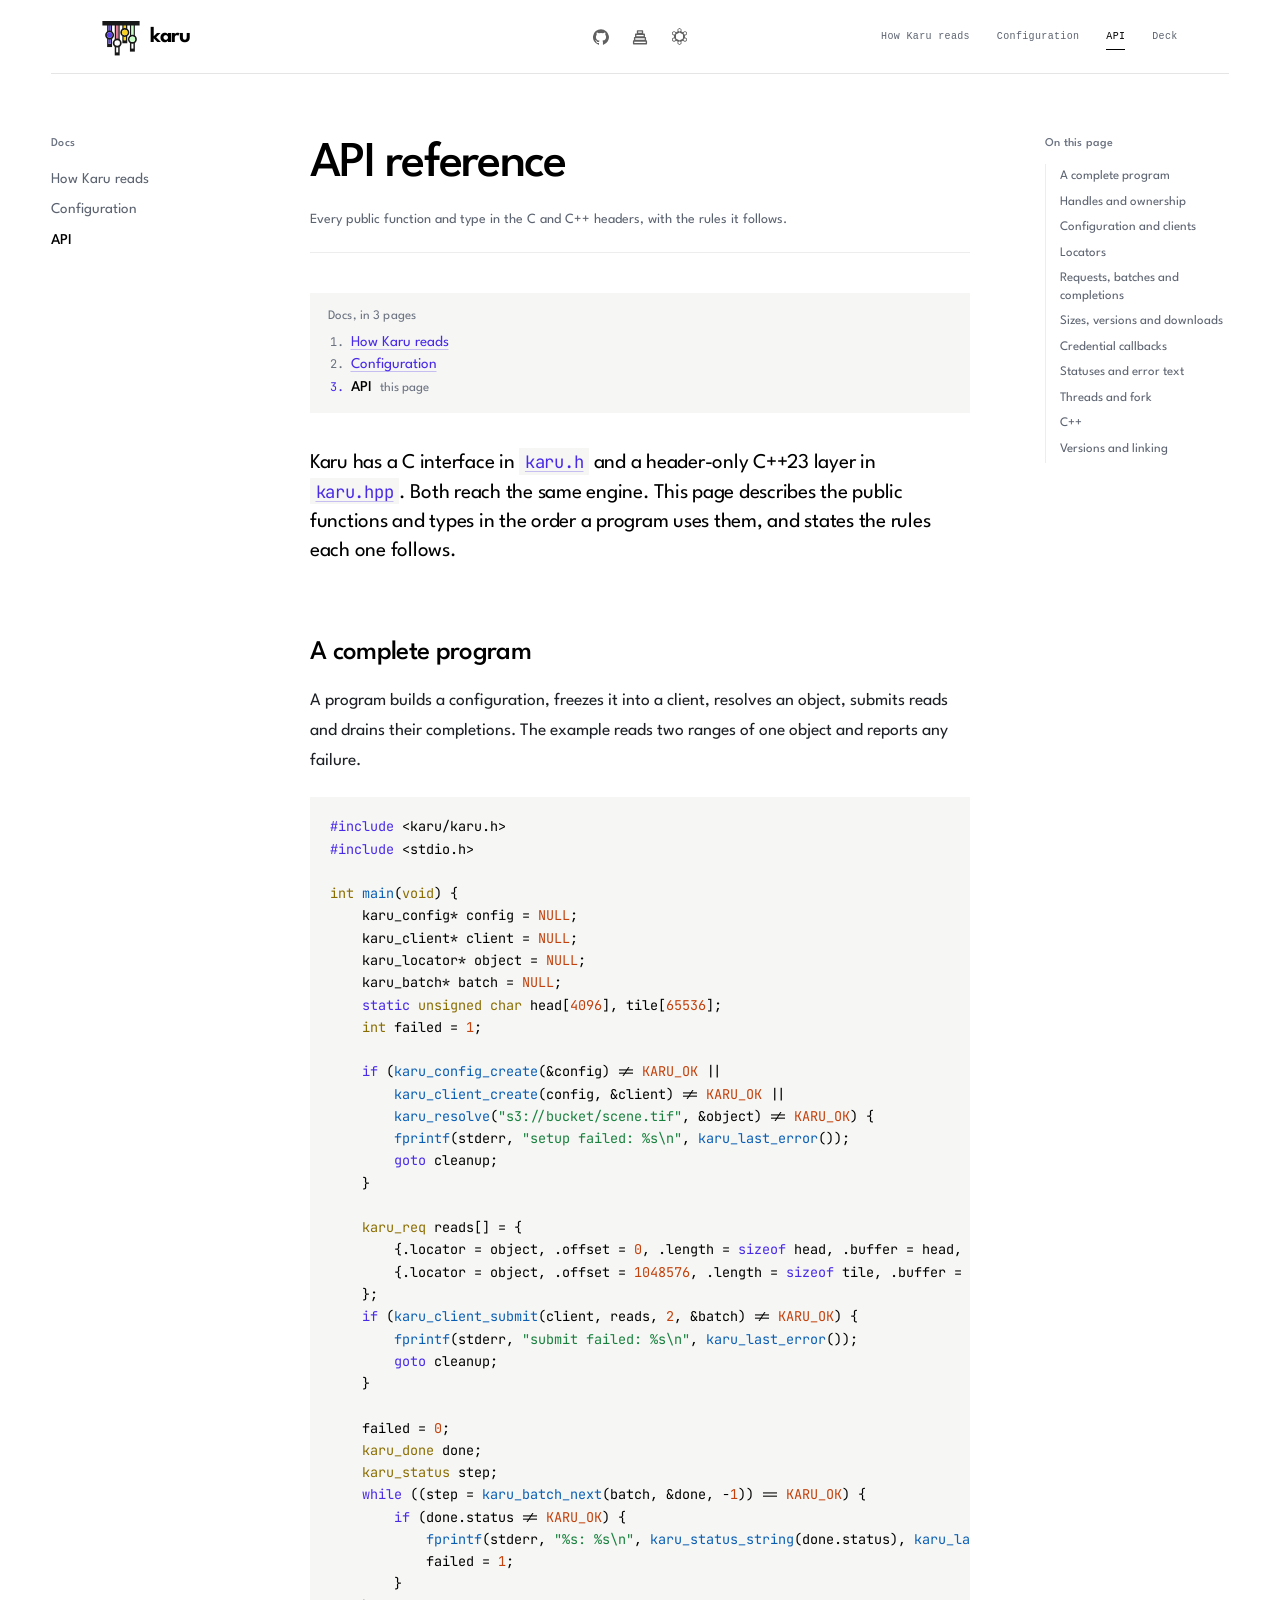
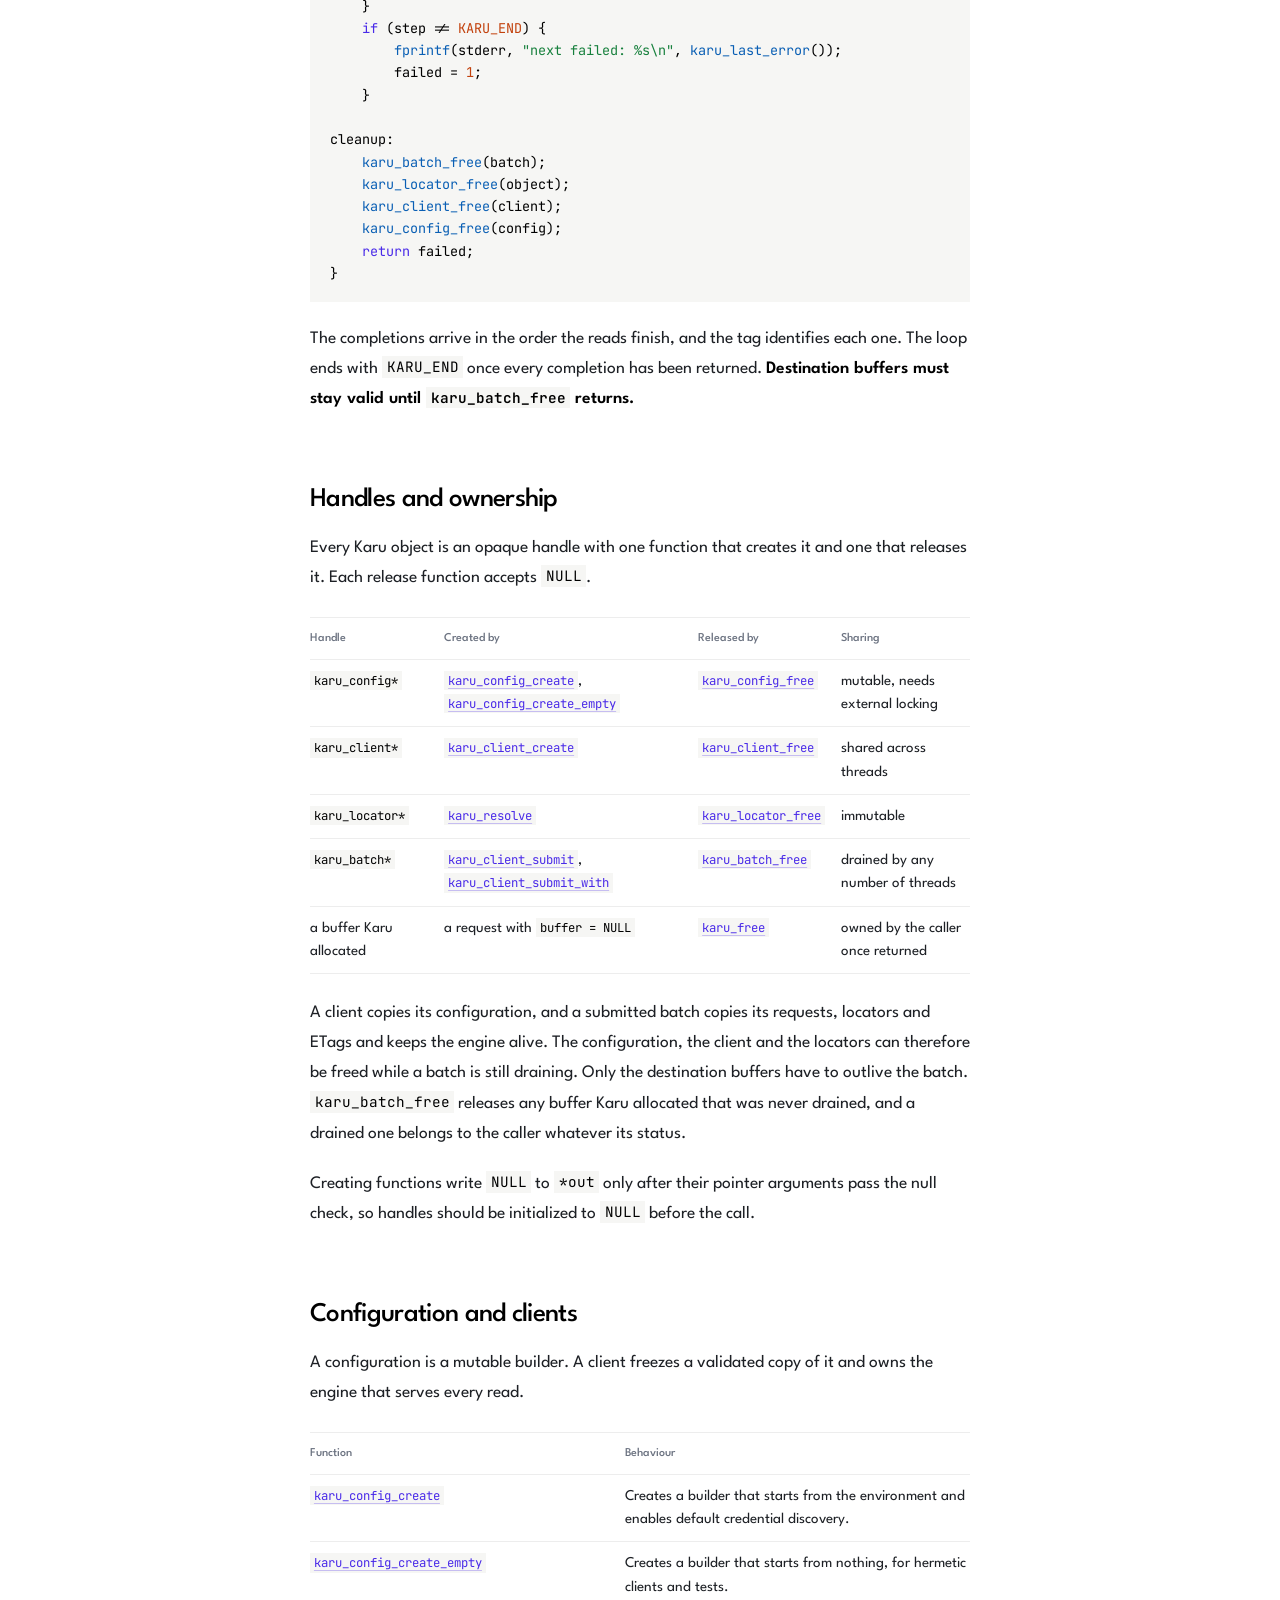
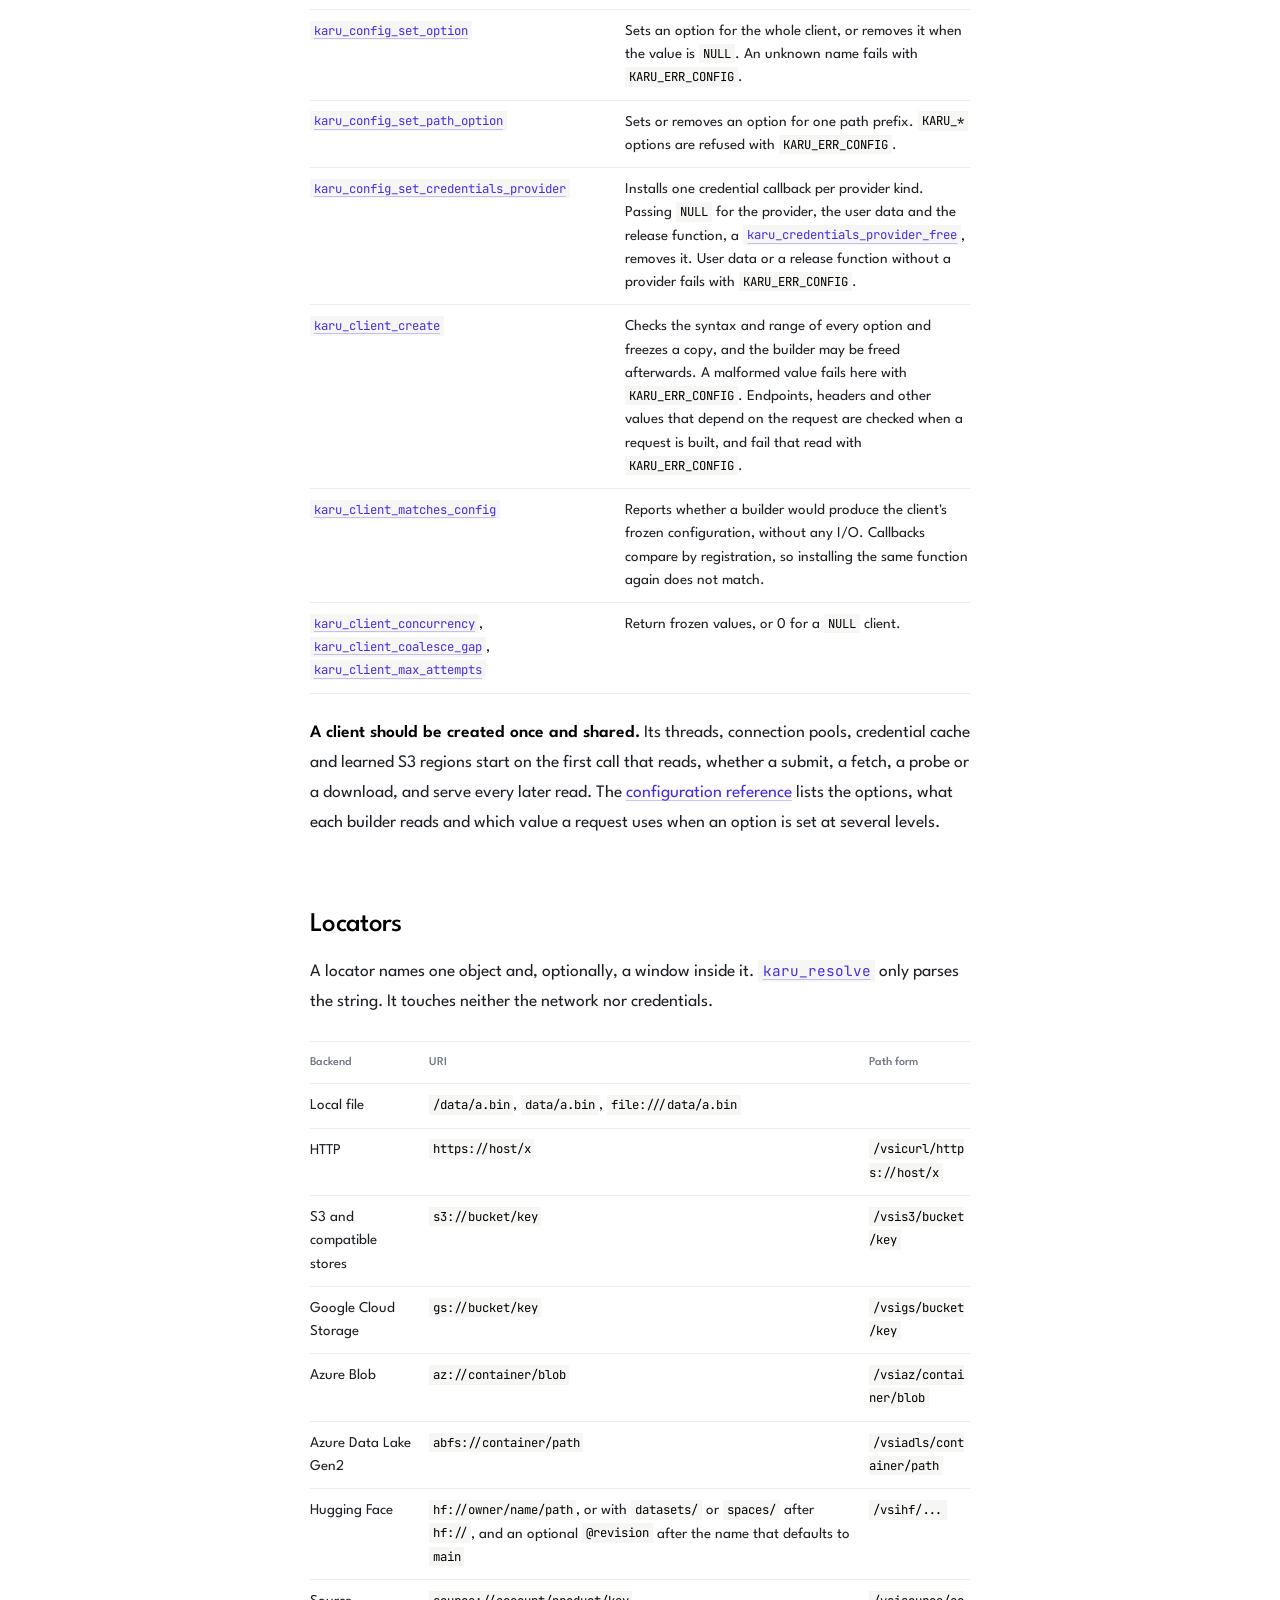
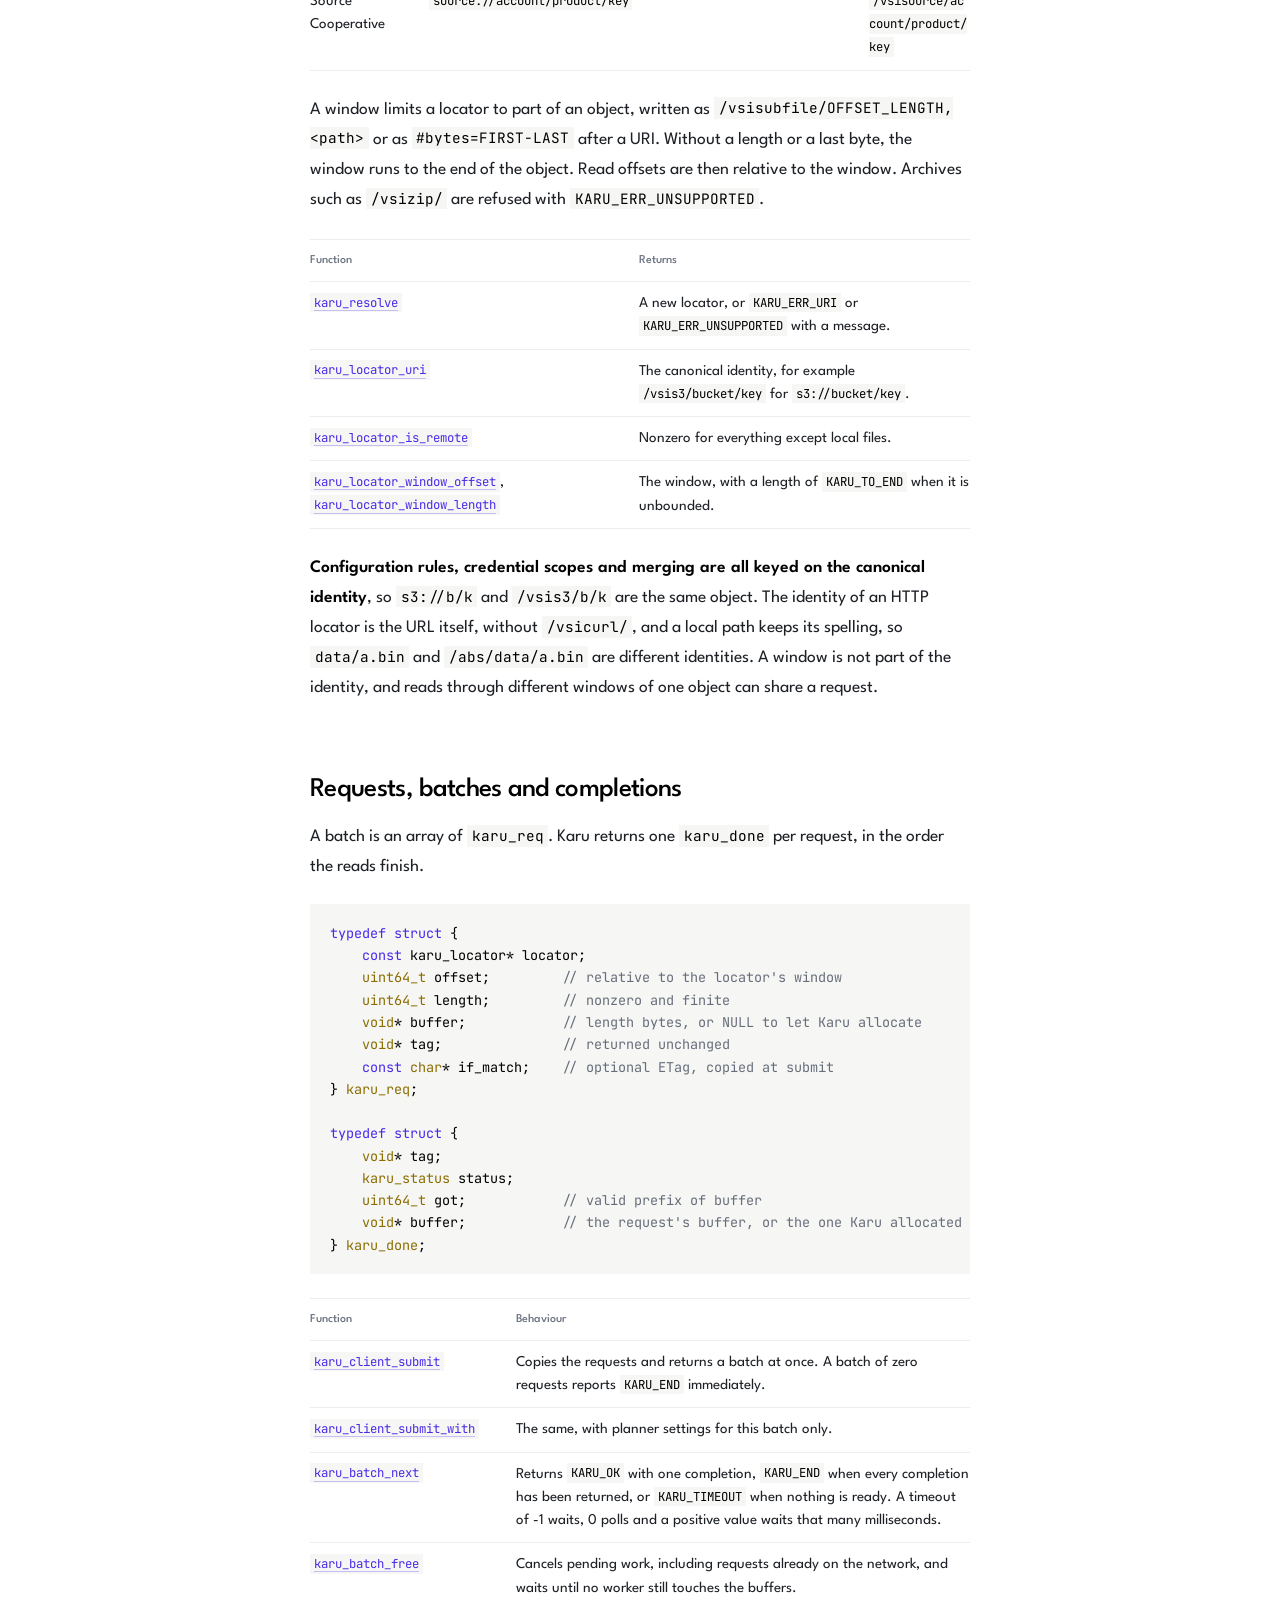
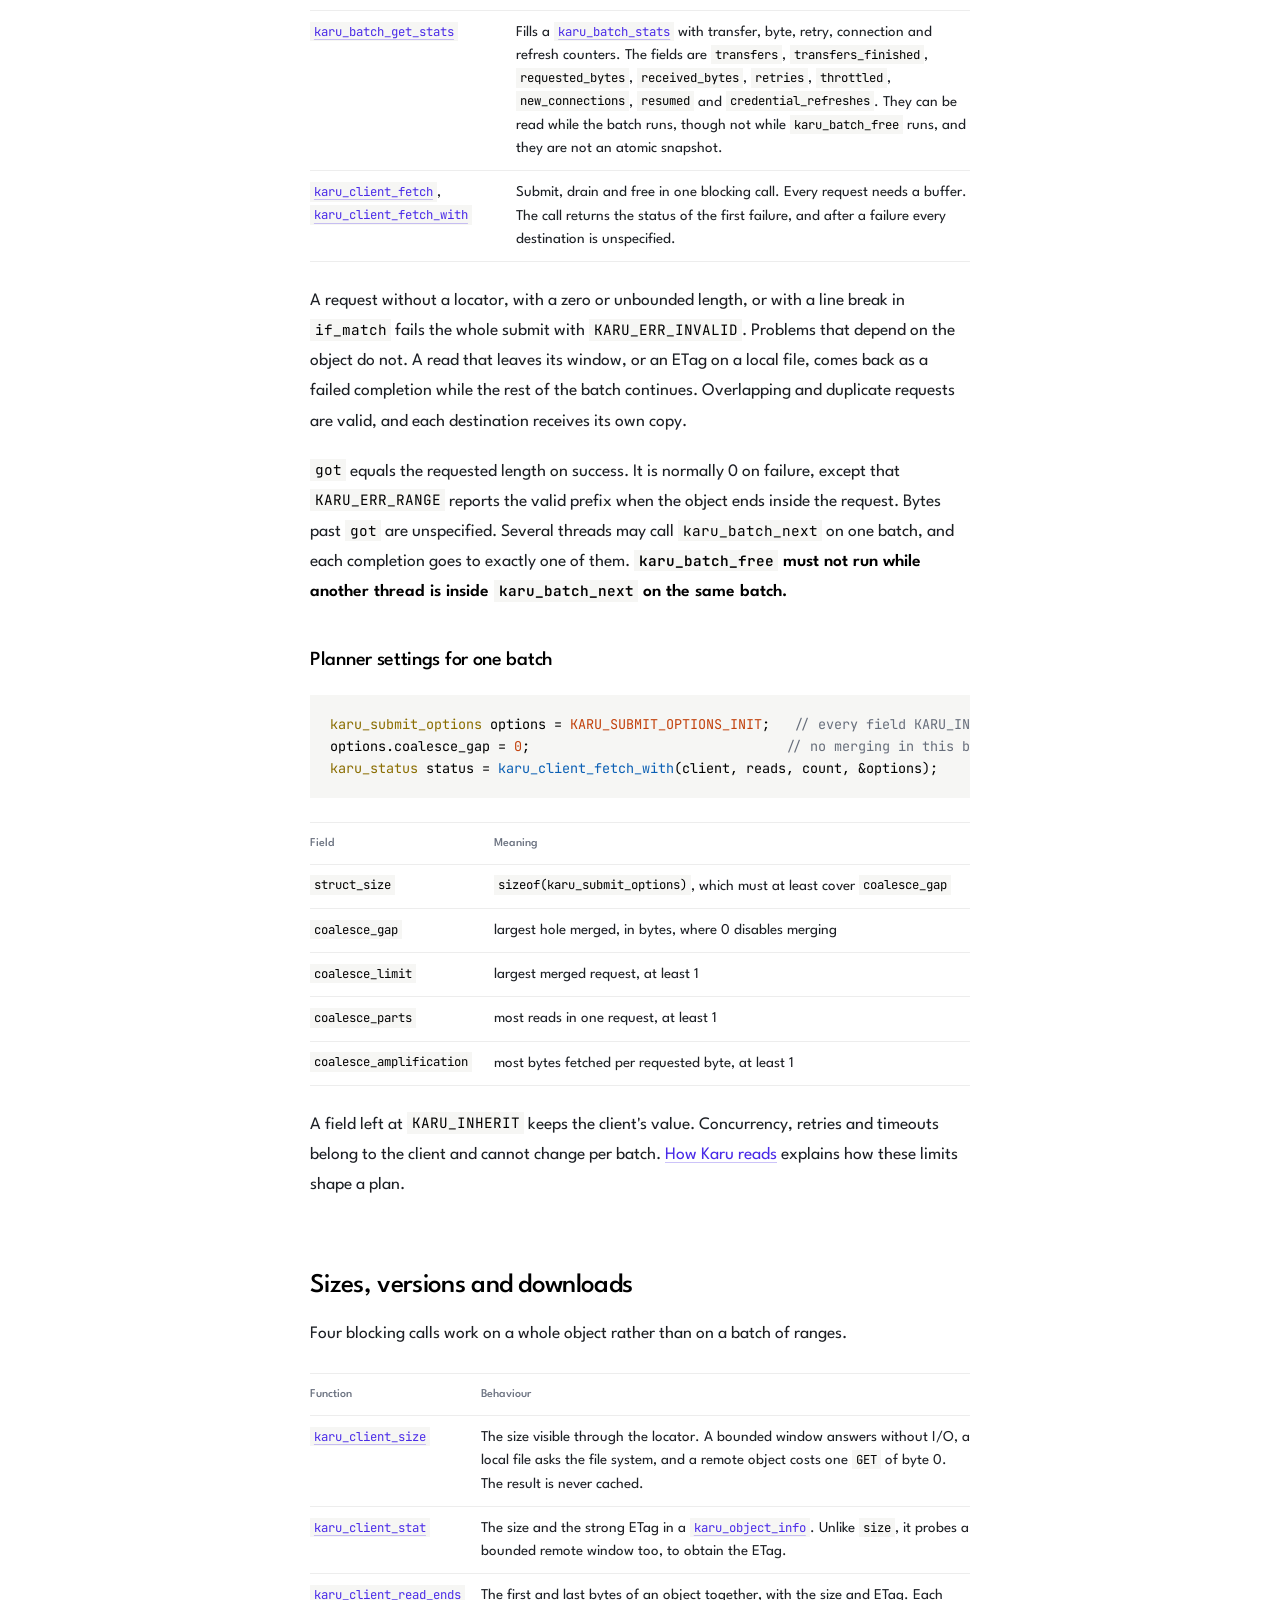
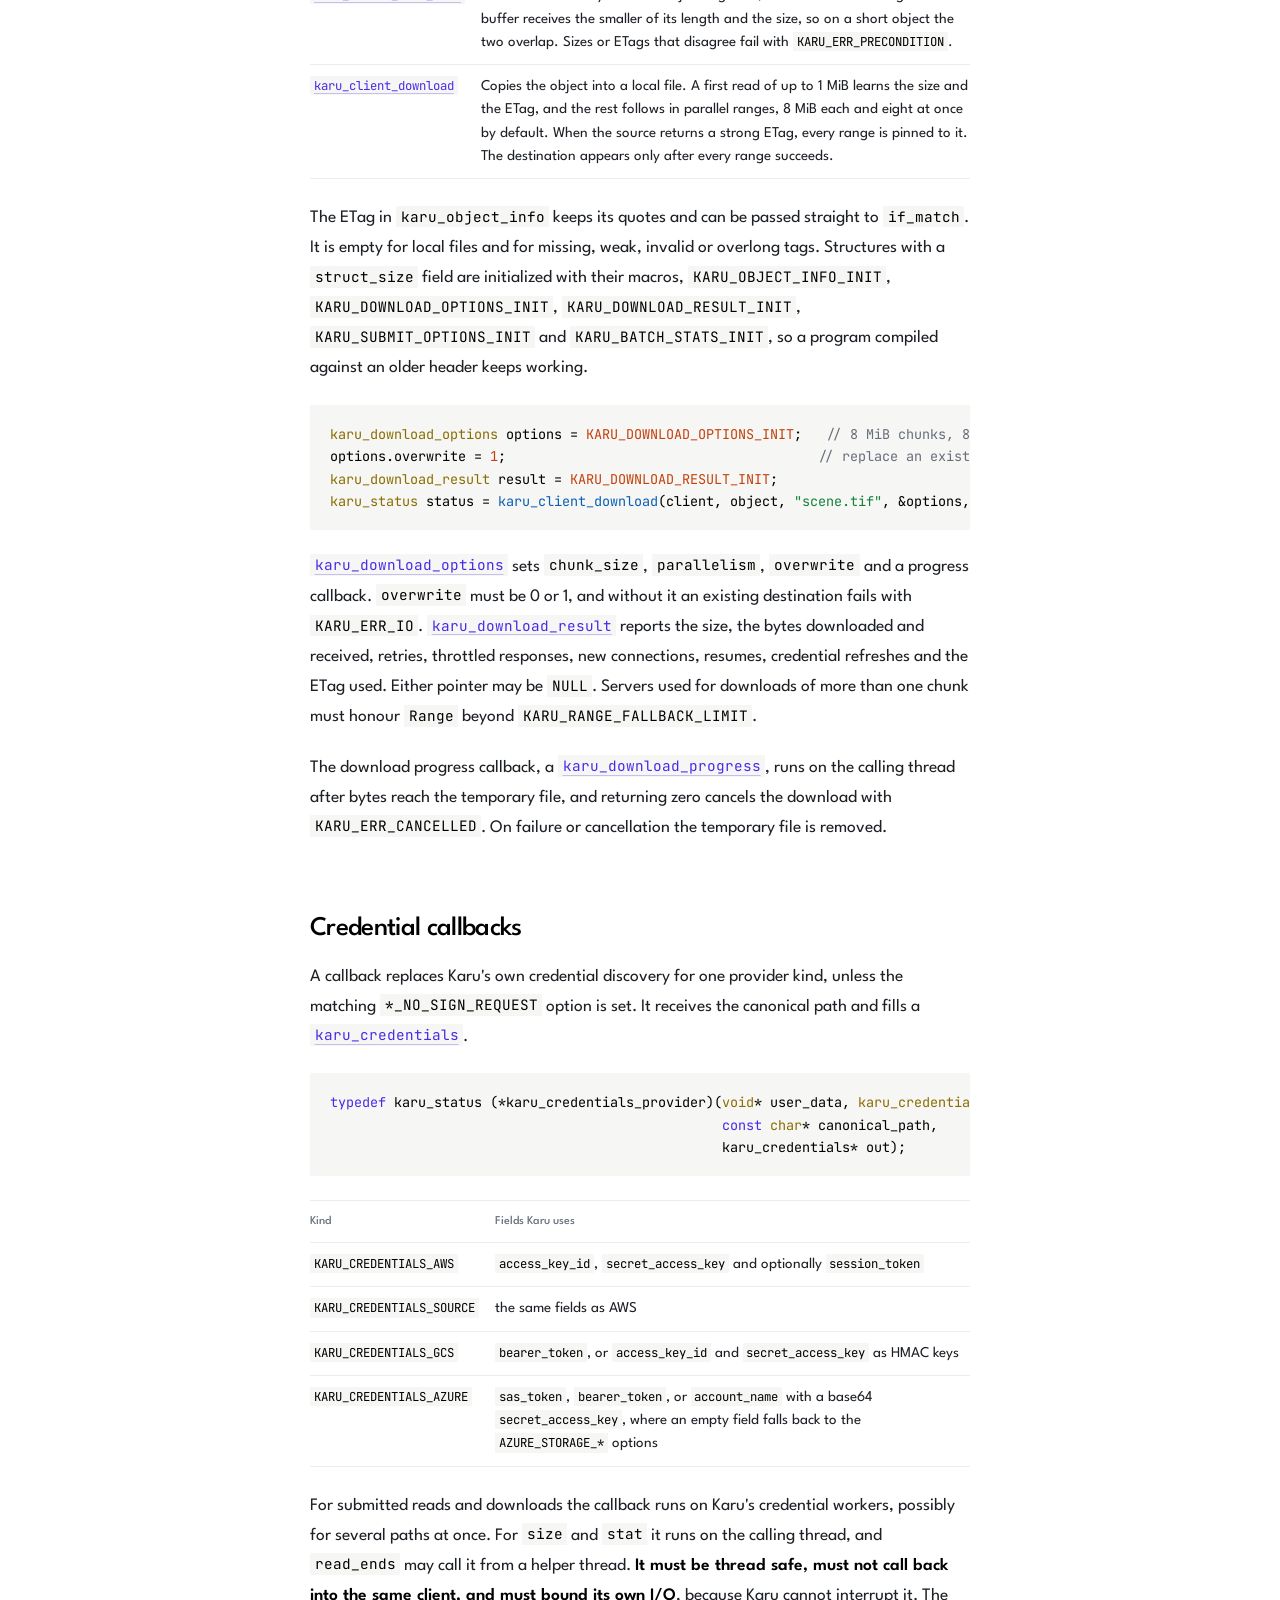
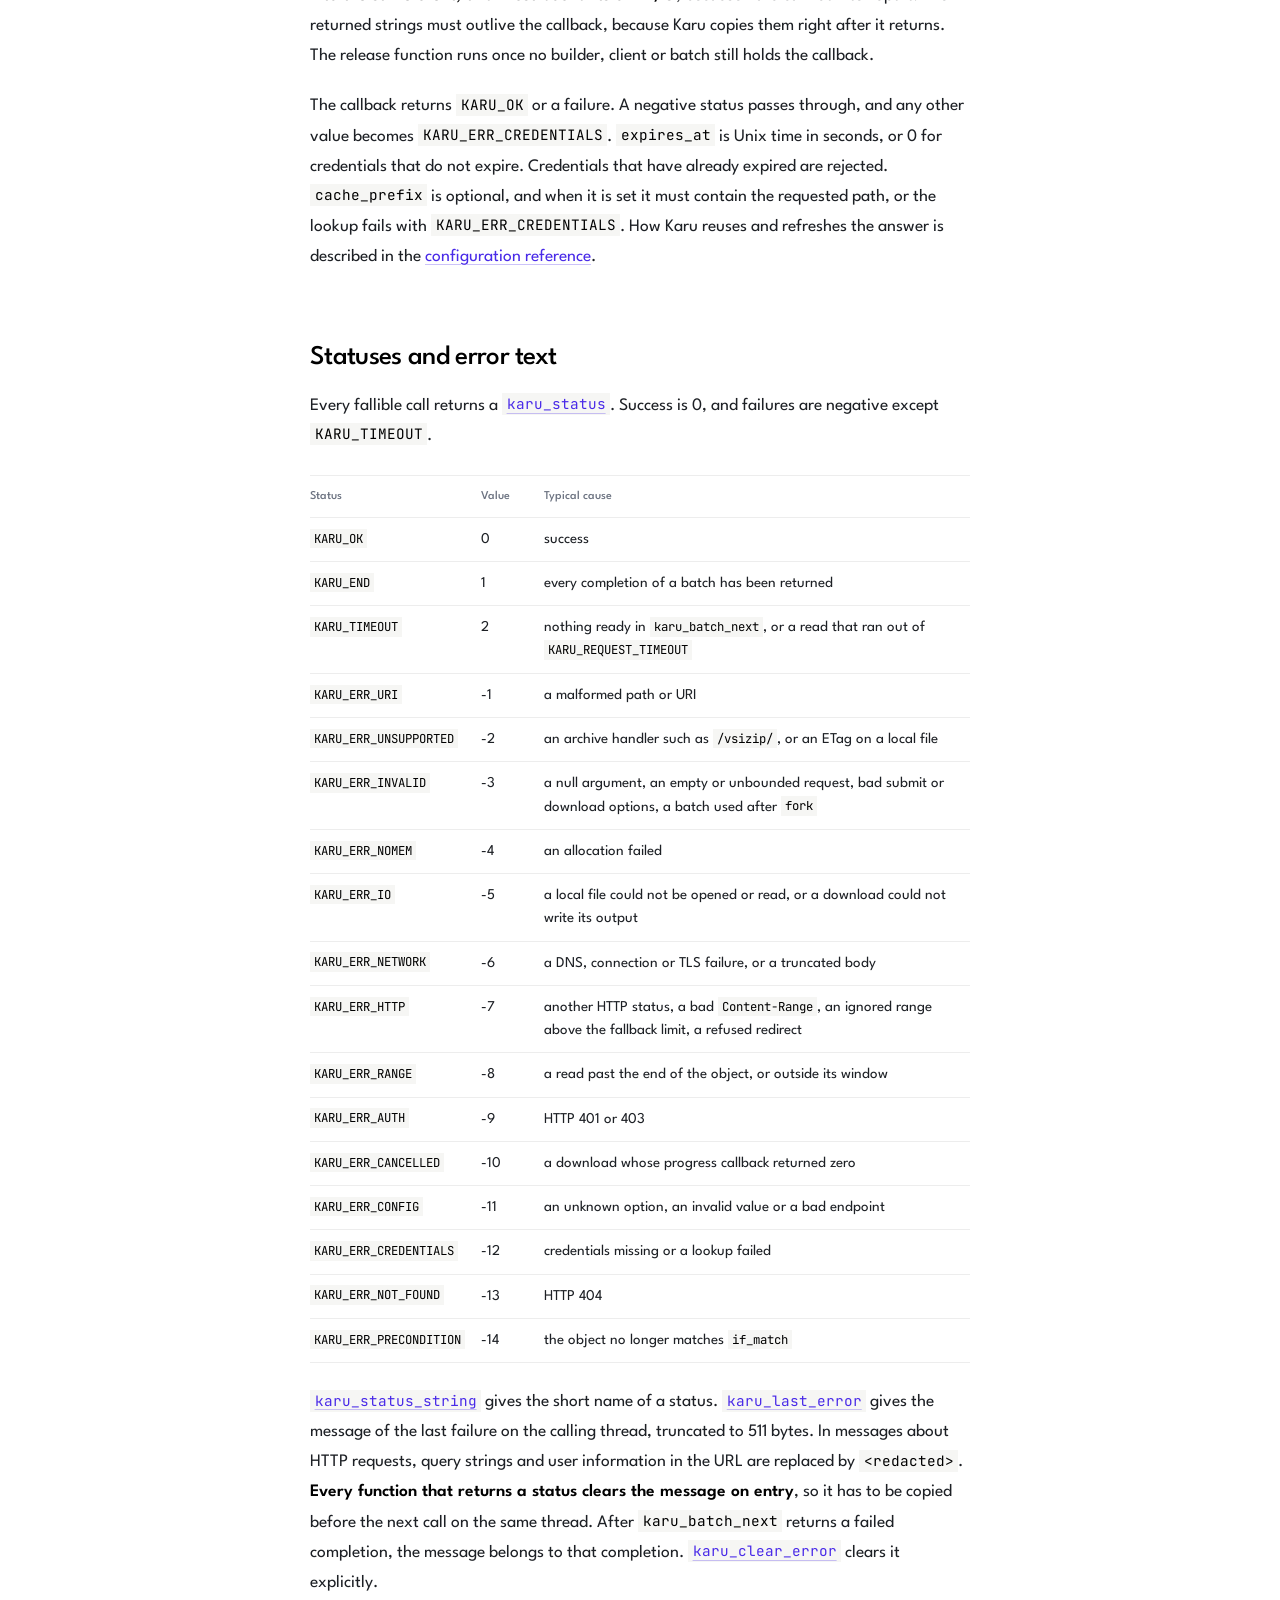
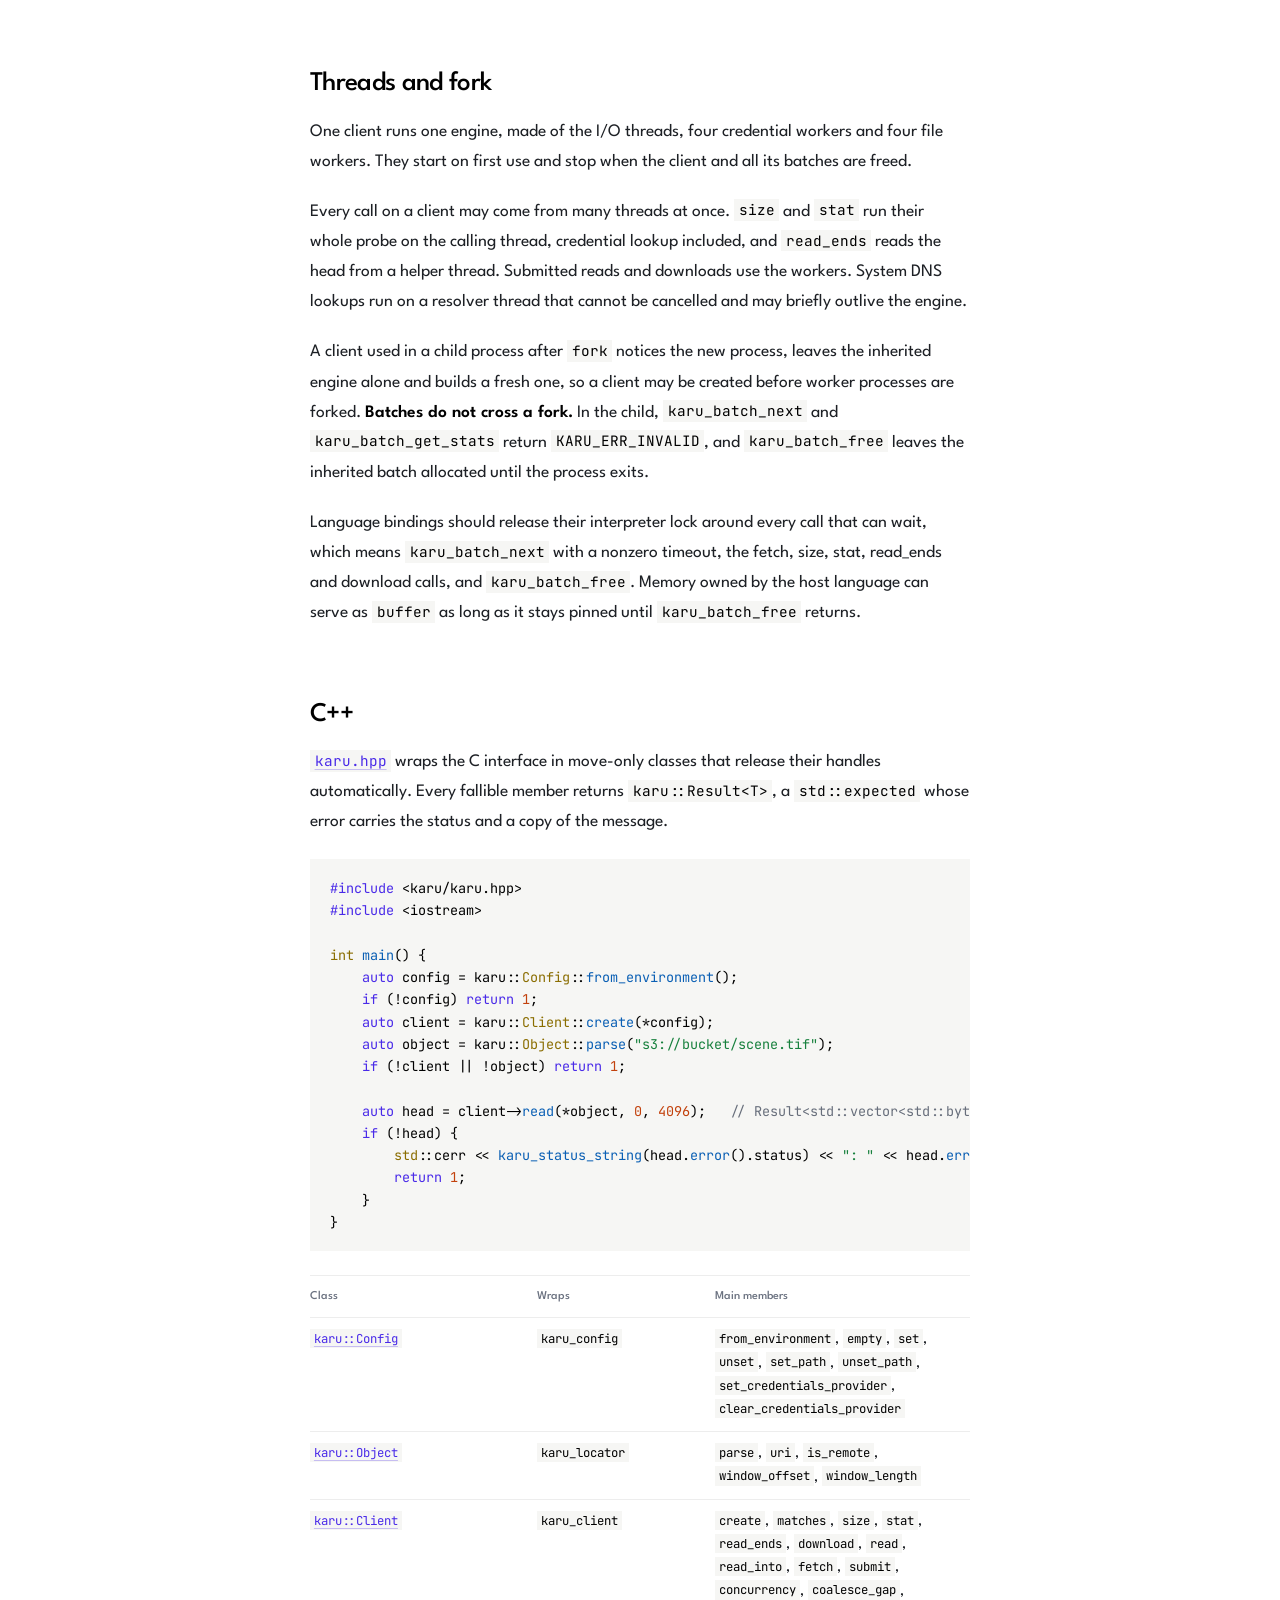
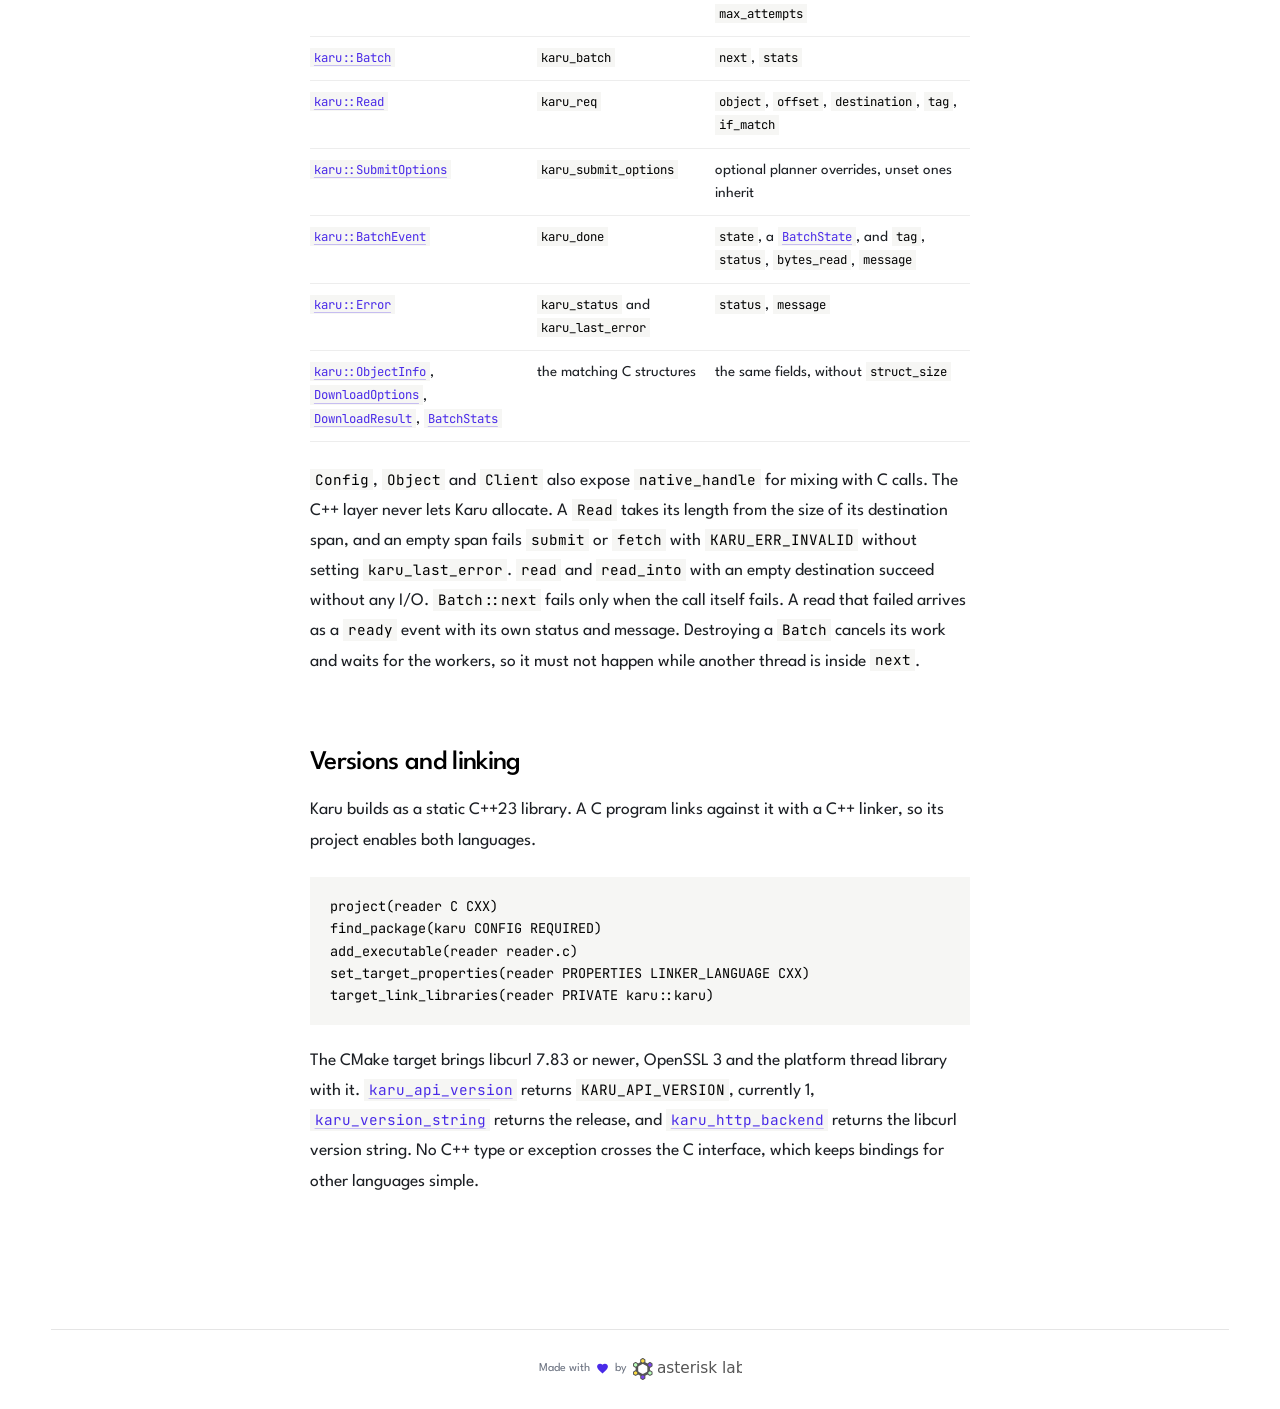
<file: docs/api.html>
<!DOCTYPE html>
<html lang="en">
<head>
<meta charset="utf-8">
<meta name="viewport" content="width=device-width, initial-scale=1, viewport-fit=cover">
<meta name="theme-color" content="#ffffff">
<meta name="description" content="The Karu C and C++ API, function by function.">
<title>Karu · API</title>
<link rel="icon" href="assets/svg/karu-mark-color.svg" type="image/svg+xml">
<link rel="preconnect" href="https://fonts.googleapis.com">
<link rel="preconnect" href="https://fonts.gstatic.com" crossorigin>
<link href="https://fonts.googleapis.com/css2?family=JetBrains+Mono:wght@400;500&family=League+Spartan:wght@300;400;500;600&display=swap" rel="stylesheet">
<link rel="stylesheet" href="assets/css/reading.css?v=4">
<link rel="stylesheet" href="assets/css/config.css?v=1">
</head>
<body>
<div class="page">
  <header class="masthead">
    <a class="lockup" href="index.html" aria-label="Karu home">
      <img class="marksvg" src="assets/svg/karu-mark.svg" alt="">
      <span class="wm-sm">karu</span>
    </a>

    <div class="offsite" aria-label="Project links">
      <a href="https://github.com/asterisk-labs/karu" title="GitHub" aria-label="Karu on GitHub" rel="noopener noreferrer">
        <svg class="github" viewBox="0 0 24 24" aria-hidden="true"><path d="M12 .3a12 12 0 0 0-3.8 23.4c.6.1.8-.3.8-.6v-2.1c-3.3.7-4-1.6-4-1.6-.5-1.4-1.3-1.7-1.3-1.7-1.1-.7.1-.7.1-.7 1.2.1 1.8 1.2 1.8 1.2 1.1 1.8 2.8 1.3 3.5 1 .1-.8.4-1.3.8-1.6-2.7-.3-5.5-1.3-5.5-5.9 0-1.3.5-2.4 1.2-3.2-.1-.3-.5-1.5.1-3.2 0 0 1-.3 3.3 1.2a11.5 11.5 0 0 1 6 0c2.3-1.5 3.3-1.2 3.3-1.2.6 1.7.2 2.9.1 3.2.8.8 1.2 1.9 1.2 3.2 0 4.6-2.8 5.6-5.5 5.9.4.4.8 1.1.8 2.2v3.3c0 .3.2.7.8.6A12 12 0 0 0 12 .3"></path></svg>
      </a>
      <a class="rumi" href="https://asterisk.coop/rumi/" title="Rumi" aria-label="Rumi, the raster format that reads through Karu" rel="noopener noreferrer">
        <svg viewBox="0 0 16 16" aria-hidden="true"><path d="M5.5 1.8h5v2.7h-5zM3.7 5.2h8.6v2.7H3.7zM2.6 8.6h10.8v2.7H2.6zM1.6 12h12.8v2.7H1.6z"></path></svg>
        <img class="mark-color" src="assets/svg/rumi-mark.svg" alt="" width="16" height="16">
      </a>
      <a class="asterisk" href="https://asterisk.coop" title="asterisk labs" aria-label="asterisk labs" rel="noopener noreferrer">
        <img class="mark-mono" src="assets/svg/asterisk-mark-black.svg" alt="" width="16" height="18">
        <img class="mark-color" src="assets/svg/asterisk-mark-color.svg" alt="" width="16" height="18">
      </a>
    </div>

    <nav class="nav" aria-label="Sections">
      <a href="how-karu-reads.html">How Karu reads</a>
      <a href="configuration.html">Configuration</a>
      <a href="api.html" class="here">API</a>
      <a href="deck/index.html">Deck</a>
    </nav>
  </header>

  <main class="doc">
    <nav class="toc" aria-label="Contents">
      <p class="toc-title">Docs</p>
      <ol class="toc-pages">
        <li><a href="how-karu-reads.html">How Karu reads</a></li>
        <li><a href="configuration.html">Configuration</a></li>
        <li><a href="api.html" class="here" aria-current="page">API</a></li>
      </ol>
    </nav>

    <article class="content">
      <h1 id="api-reference">API reference</h1>
      <ul class="facts">
        <li>Every public function and type in the C and C++ headers, with the rules it follows.</li>
      </ul>
      <aside class="series" aria-label="Section">
        <p class="series-title">Docs, in 3 pages</p>
        <ol>
          <li><a href="how-karu-reads.html">How Karu reads</a></li>
          <li><a href="configuration.html">Configuration</a></li>
          <li class="here" aria-current="page">API</li>
        </ol>
      </aside>

      <p class="lede">Karu has a C interface in <a href="https://github.com/asterisk-labs/karu/blob/v0.5.0/include/karu/karu.h"><code>karu.h</code></a> and a header-only C++23 layer in <a href="https://github.com/asterisk-labs/karu/blob/v0.5.0/include/karu/karu.hpp"><code>karu.hpp</code></a>. Both reach the same engine. This page describes the public functions and types in the order a program uses them, and states the rules each one follows.</p>

      <h2 class="part" id="start">A complete program</h2>
      <p class="section-intro">A program builds a configuration, freezes it into a client, resolves an object, submits reads and drains their completions. The example reads two ranges of one object and reports any failure.</p>
<pre><code class="language-c">#include &lt;karu/karu.h&gt;
#include &lt;stdio.h&gt;

int main(void) {
    karu_config* config = NULL;
    karu_client* client = NULL;
    karu_locator* object = NULL;
    karu_batch* batch = NULL;
    static unsigned char head[4096], tile[65536];
    int failed = 1;

    if (karu_config_create(&amp;config) != KARU_OK ||
        karu_client_create(config, &amp;client) != KARU_OK ||
        karu_resolve("s3://bucket/scene.tif", &amp;object) != KARU_OK) {
        fprintf(stderr, "setup failed: %s\n", karu_last_error());
        goto cleanup;
    }

    karu_req reads[] = {
        {.locator = object, .offset = 0, .length = sizeof head, .buffer = head, .tag = head},
        {.locator = object, .offset = 1048576, .length = sizeof tile, .buffer = tile, .tag = tile},
    };
    if (karu_client_submit(client, reads, 2, &amp;batch) != KARU_OK) {
        fprintf(stderr, "submit failed: %s\n", karu_last_error());
        goto cleanup;
    }

    failed = 0;
    karu_done done;
    karu_status step;
    while ((step = karu_batch_next(batch, &amp;done, -1)) == KARU_OK) {
        if (done.status != KARU_OK) {
            fprintf(stderr, "%s: %s\n", karu_status_string(done.status), karu_last_error());
            failed = 1;
        }
    }
    if (step != KARU_END) {
        fprintf(stderr, "next failed: %s\n", karu_last_error());
        failed = 1;
    }

cleanup:
    karu_batch_free(batch);
    karu_locator_free(object);
    karu_client_free(client);
    karu_config_free(config);
    return failed;
}</code></pre>
      <p>The completions arrive in the order the reads finish, and the tag identifies each one. The loop ends with <code>KARU_END</code> once every completion has been returned. <strong>Destination buffers must stay valid until <code>karu_batch_free</code> returns.</strong></p>

      <h2 class="part" id="handles">Handles and ownership</h2>
      <p class="section-intro">Every Karu object is an opaque handle with one function that creates it and one that releases it. Each release function accepts <code>NULL</code>.</p>
      <table class="spec"><thead><tr><th>Handle</th><th>Created by</th><th>Released by</th><th>Sharing</th></tr></thead><tbody>
        <tr><td><code>karu_config*</code></td><td><a href="https://github.com/asterisk-labs/karu/blob/v0.5.0/include/karu/karu.h#L65"><code>karu_config_create</code></a>, <a href="https://github.com/asterisk-labs/karu/blob/v0.5.0/include/karu/karu.h#L68"><code>karu_config_create_empty</code></a></td><td><a href="https://github.com/asterisk-labs/karu/blob/v0.5.0/include/karu/karu.h#L69"><code>karu_config_free</code></a></td><td>mutable, needs external locking</td></tr>
        <tr><td><code>karu_client*</code></td><td><a href="https://github.com/asterisk-labs/karu/blob/v0.5.0/include/karu/karu.h#L118"><code>karu_client_create</code></a></td><td><a href="https://github.com/asterisk-labs/karu/blob/v0.5.0/include/karu/karu.h#L119"><code>karu_client_free</code></a></td><td>shared across threads</td></tr>
        <tr><td><code>karu_locator*</code></td><td><a href="https://github.com/asterisk-labs/karu/blob/v0.5.0/include/karu/karu.h#L135"><code>karu_resolve</code></a></td><td><a href="https://github.com/asterisk-labs/karu/blob/v0.5.0/include/karu/karu.h#L136"><code>karu_locator_free</code></a></td><td>immutable</td></tr>
        <tr><td><code>karu_batch*</code></td><td><a href="https://github.com/asterisk-labs/karu/blob/v0.5.0/include/karu/karu.h#L289"><code>karu_client_submit</code></a>, <a href="https://github.com/asterisk-labs/karu/blob/v0.5.0/include/karu/karu.h#L293"><code>karu_client_submit_with</code></a></td><td><a href="https://github.com/asterisk-labs/karu/blob/v0.5.0/include/karu/karu.h#L303"><code>karu_batch_free</code></a></td><td>drained by any number of threads</td></tr>
        <tr><td>a buffer Karu allocated</td><td>a request with <code>buffer = NULL</code></td><td><a href="https://github.com/asterisk-labs/karu/blob/v0.5.0/include/karu/karu.h#L55"><code>karu_free</code></a></td><td>owned by the caller once returned</td></tr>
      </tbody></table>
      <p>A client copies its configuration, and a submitted batch copies its requests, locators and ETags and keeps the engine alive. The configuration, the client and the locators can therefore be freed while a batch is still draining. Only the destination buffers have to outlive the batch. <code>karu_batch_free</code> releases any buffer Karu allocated that was never drained, and a drained one belongs to the caller whatever its status.</p>
      <p>Creating functions write <code>NULL</code> to <code>*out</code> only after their pointer arguments pass the null check, so handles should be initialized to <code>NULL</code> before the call.</p>

      <h2 class="part" id="config">Configuration and clients</h2>
      <p class="section-intro">A configuration is a mutable builder. A client freezes a validated copy of it and owns the engine that serves every read.</p>
      <table class="spec"><thead><tr><th>Function</th><th>Behaviour</th></tr></thead><tbody>
        <tr><td><a href="https://github.com/asterisk-labs/karu/blob/v0.5.0/include/karu/karu.h#L65"><code>karu_config_create</code></a></td><td>Creates a builder that starts from the environment and enables default credential discovery.</td></tr>
        <tr><td><a href="https://github.com/asterisk-labs/karu/blob/v0.5.0/include/karu/karu.h#L68"><code>karu_config_create_empty</code></a></td><td>Creates a builder that starts from nothing, for hermetic clients and tests.</td></tr>
        <tr><td><a href="https://github.com/asterisk-labs/karu/blob/v0.5.0/include/karu/karu.h#L72"><code>karu_config_set_option</code></a></td><td>Sets an option for the whole client, or removes it when the value is <code>NULL</code>. An unknown name fails with <code>KARU_ERR_CONFIG</code>.</td></tr>
        <tr><td><a href="https://github.com/asterisk-labs/karu/blob/v0.5.0/include/karu/karu.h#L78"><code>karu_config_set_path_option</code></a></td><td>Sets or removes an option for one path prefix. <code>KARU_*</code> options are refused with <code>KARU_ERR_CONFIG</code>.</td></tr>
        <tr><td><a href="https://github.com/asterisk-labs/karu/blob/v0.5.0/include/karu/karu.h#L111"><code>karu_config_set_credentials_provider</code></a></td><td>Installs one credential callback per provider kind. Passing <code>NULL</code> for the provider, the user data and the release function, a <a href="https://github.com/asterisk-labs/karu/blob/v0.5.0/include/karu/karu.h#L108"><code>karu_credentials_provider_free</code></a>, removes it. User data or a release function without a provider fails with <code>KARU_ERR_CONFIG</code>.</td></tr>
        <tr><td><a href="https://github.com/asterisk-labs/karu/blob/v0.5.0/include/karu/karu.h#L118"><code>karu_client_create</code></a></td><td>Checks the syntax and range of every option and freezes a copy, and the builder may be freed afterwards. A malformed value fails here with <code>KARU_ERR_CONFIG</code>. Endpoints, headers and other values that depend on the request are checked when a request is built, and fail that read with <code>KARU_ERR_CONFIG</code>.</td></tr>
        <tr><td><a href="https://github.com/asterisk-labs/karu/blob/v0.5.0/include/karu/karu.h#L123"><code>karu_client_matches_config</code></a></td><td>Reports whether a builder would produce the client's frozen configuration, without any I/O. Callbacks compare by registration, so installing the same function again does not match.</td></tr>
        <tr><td><a href="https://github.com/asterisk-labs/karu/blob/v0.5.0/include/karu/karu.h#L126"><code>karu_client_concurrency</code></a>, <a href="https://github.com/asterisk-labs/karu/blob/v0.5.0/include/karu/karu.h#L127"><code>karu_client_coalesce_gap</code></a>, <a href="https://github.com/asterisk-labs/karu/blob/v0.5.0/include/karu/karu.h#L128"><code>karu_client_max_attempts</code></a></td><td>Return frozen values, or 0 for a <code>NULL</code> client.</td></tr>
      </tbody></table>
      <p><strong>A client should be created once and shared.</strong> Its threads, connection pools, credential cache and learned S3 regions start on the first call that reads, whether a submit, a fetch, a probe or a download, and serve every later read. The <a href="configuration.html">configuration reference</a> lists the options, what each builder reads and which value a request uses when an option is set at several levels.</p>

      <h2 class="part" id="locators">Locators</h2>
      <p class="section-intro">A locator names one object and, optionally, a window inside it. <a href="https://github.com/asterisk-labs/karu/blob/v0.5.0/include/karu/karu.h#L135"><code>karu_resolve</code></a> only parses the string. It touches neither the network nor credentials.</p>
      <table class="spec"><thead><tr><th>Backend</th><th>URI</th><th>Path form</th></tr></thead><tbody>
        <tr><td>Local file</td><td><code>/data/a.bin</code>, <code>data/a.bin</code>, <code>file:///data/a.bin</code></td><td></td></tr>
        <tr><td>HTTP</td><td><code>https://host/x</code></td><td><code>/vsicurl/https://host/x</code></td></tr>
        <tr><td>S3 and compatible stores</td><td><code>s3://bucket/key</code></td><td><code>/vsis3/bucket/key</code></td></tr>
        <tr><td>Google Cloud Storage</td><td><code>gs://bucket/key</code></td><td><code>/vsigs/bucket/key</code></td></tr>
        <tr><td>Azure Blob</td><td><code>az://container/blob</code></td><td><code>/vsiaz/container/blob</code></td></tr>
        <tr><td>Azure Data Lake Gen2</td><td><code>abfs://container/path</code></td><td><code>/vsiadls/container/path</code></td></tr>
        <tr><td>Hugging Face</td><td><code>hf://owner/name/path</code>, or with <code>datasets/</code> or <code>spaces/</code> after <code>hf://</code>, and an optional <code>@revision</code> after the name that defaults to <code>main</code></td><td><code>/vsihf/...</code></td></tr>
        <tr><td>Source Cooperative</td><td><code>source://account/product/key</code></td><td><code>/vsisource/account/product/key</code></td></tr>
      </tbody></table>
      <p>A window limits a locator to part of an object, written as <code>/vsisubfile/OFFSET_LENGTH,&lt;path&gt;</code> or as <code>#bytes=FIRST-LAST</code> after a URI. Without a length or a last byte, the window runs to the end of the object. Read offsets are then relative to the window. Archives such as <code>/vsizip/</code> are refused with <code>KARU_ERR_UNSUPPORTED</code>.</p>
      <table class="spec"><thead><tr><th>Function</th><th>Returns</th></tr></thead><tbody>
        <tr><td><a href="https://github.com/asterisk-labs/karu/blob/v0.5.0/include/karu/karu.h#L135"><code>karu_resolve</code></a></td><td>A new locator, or <code>KARU_ERR_URI</code> or <code>KARU_ERR_UNSUPPORTED</code> with a message.</td></tr>
        <tr><td><a href="https://github.com/asterisk-labs/karu/blob/v0.5.0/include/karu/karu.h#L137"><code>karu_locator_uri</code></a></td><td>The canonical identity, for example <code>/vsis3/bucket/key</code> for <code>s3://bucket/key</code>.</td></tr>
        <tr><td><a href="https://github.com/asterisk-labs/karu/blob/v0.5.0/include/karu/karu.h#L139"><code>karu_locator_is_remote</code></a></td><td>Nonzero for everything except local files.</td></tr>
        <tr><td><a href="https://github.com/asterisk-labs/karu/blob/v0.5.0/include/karu/karu.h#L140"><code>karu_locator_window_offset</code></a>, <a href="https://github.com/asterisk-labs/karu/blob/v0.5.0/include/karu/karu.h#L141"><code>karu_locator_window_length</code></a></td><td>The window, with a length of <code>KARU_TO_END</code> when it is unbounded.</td></tr>
      </tbody></table>
      <p><strong>Configuration rules, credential scopes and merging are all keyed on the canonical identity</strong>, so <code>s3://b/k</code> and <code>/vsis3/b/k</code> are the same object. The identity of an HTTP locator is the URL itself, without <code>/vsicurl/</code>, and a local path keeps its spelling, so <code>data/a.bin</code> and <code>/abs/data/a.bin</code> are different identities. A window is not part of the identity, and reads through different windows of one object can share a request.</p>

      <h2 class="part" id="reads">Requests, batches and completions</h2>
      <p class="section-intro">A batch is an array of <code>karu_req</code>. Karu returns one <code>karu_done</code> per request, in the order the reads finish.</p>
<pre><code class="language-c">typedef struct {
    const karu_locator* locator;
    uint64_t offset;         // relative to the locator's window
    uint64_t length;         // nonzero and finite
    void* buffer;            // length bytes, or NULL to let Karu allocate
    void* tag;               // returned unchanged
    const char* if_match;    // optional ETag, copied at submit
} karu_req;

typedef struct {
    void* tag;
    karu_status status;
    uint64_t got;            // valid prefix of buffer
    void* buffer;            // the request's buffer, or the one Karu allocated
} karu_done;</code></pre>
      <table class="spec"><thead><tr><th>Function</th><th>Behaviour</th></tr></thead><tbody>
        <tr><td><a href="https://github.com/asterisk-labs/karu/blob/v0.5.0/include/karu/karu.h#L289"><code>karu_client_submit</code></a></td><td>Copies the requests and returns a batch at once. A batch of zero requests reports <code>KARU_END</code> immediately.</td></tr>
        <tr><td><a href="https://github.com/asterisk-labs/karu/blob/v0.5.0/include/karu/karu.h#L293"><code>karu_client_submit_with</code></a></td><td>The same, with planner settings for this batch only.</td></tr>
        <tr><td><a href="https://github.com/asterisk-labs/karu/blob/v0.5.0/include/karu/karu.h#L299"><code>karu_batch_next</code></a></td><td>Returns <code>KARU_OK</code> with one completion, <code>KARU_END</code> when every completion has been returned, or <code>KARU_TIMEOUT</code> when nothing is ready. A timeout of -1 waits, 0 polls and a positive value waits that many milliseconds.</td></tr>
        <tr><td><a href="https://github.com/asterisk-labs/karu/blob/v0.5.0/include/karu/karu.h#L303"><code>karu_batch_free</code></a></td><td>Cancels pending work, including requests already on the network, and waits until no worker still touches the buffers.</td></tr>
        <tr><td><a href="https://github.com/asterisk-labs/karu/blob/v0.5.0/include/karu/karu.h#L332"><code>karu_batch_get_stats</code></a></td><td>Fills a <a href="https://github.com/asterisk-labs/karu/blob/v0.5.0/include/karu/karu.h#L306"><code>karu_batch_stats</code></a> with transfer, byte, retry, connection and refresh counters. The fields are <code>transfers</code>, <code>transfers_finished</code>, <code>requested_bytes</code>, <code>received_bytes</code>, <code>retries</code>, <code>throttled</code>, <code>new_connections</code>, <code>resumed</code> and <code>credential_refreshes</code>. They can be read while the batch runs, though not while <code>karu_batch_free</code> runs, and they are not an atomic snapshot.</td></tr>
        <tr><td><a href="https://github.com/asterisk-labs/karu/blob/v0.5.0/include/karu/karu.h#L335"><code>karu_client_fetch</code></a>, <a href="https://github.com/asterisk-labs/karu/blob/v0.5.0/include/karu/karu.h#L336"><code>karu_client_fetch_with</code></a></td><td>Submit, drain and free in one blocking call. Every request needs a buffer. The call returns the status of the first failure, and after a failure every destination is unspecified.</td></tr>
      </tbody></table>
      <p>A request without a locator, with a zero or unbounded length, or with a line break in <code>if_match</code> fails the whole submit with <code>KARU_ERR_INVALID</code>. Problems that depend on the object do not. A read that leaves its window, or an ETag on a local file, comes back as a failed completion while the rest of the batch continues. Overlapping and duplicate requests are valid, and each destination receives its own copy.</p>
      <p><code>got</code> equals the requested length on success. It is normally 0 on failure, except that <code>KARU_ERR_RANGE</code> reports the valid prefix when the object ends inside the request. Bytes past <code>got</code> are unspecified. Several threads may call <code>karu_batch_next</code> on one batch, and each completion goes to exactly one of them. <strong><code>karu_batch_free</code> must not run while another thread is inside <code>karu_batch_next</code> on the same batch.</strong></p>
      <h3>Planner settings for one batch</h3>
<pre><code class="language-c">karu_submit_options options = KARU_SUBMIT_OPTIONS_INIT;   // every field KARU_INHERIT
options.coalesce_gap = 0;                                // no merging in this batch
karu_status status = karu_client_fetch_with(client, reads, count, &amp;options);</code></pre>
      <table class="spec"><thead><tr><th>Field</th><th>Meaning</th></tr></thead><tbody>
        <tr><td><code>struct_size</code></td><td><code>sizeof(karu_submit_options)</code>, which must at least cover <code>coalesce_gap</code></td></tr>
        <tr><td><code>coalesce_gap</code></td><td>largest hole merged, in bytes, where 0 disables merging</td></tr>
        <tr><td><code>coalesce_limit</code></td><td>largest merged request, at least 1</td></tr>
        <tr><td><code>coalesce_parts</code></td><td>most reads in one request, at least 1</td></tr>
        <tr><td><code>coalesce_amplification</code></td><td>most bytes fetched per requested byte, at least 1</td></tr>
      </tbody></table>
      <p>A field left at <code>KARU_INHERIT</code> keeps the client's value. Concurrency, retries and timeouts belong to the client and cannot change per batch. <a href="how-karu-reads.html#plan">How Karu reads</a> explains how these limits shape a plan.</p>

      <h2 class="part" id="objects">Sizes, versions and downloads</h2>
      <p class="section-intro">Four blocking calls work on a whole object rather than on a batch of ranges.</p>
      <table class="spec"><thead><tr><th>Function</th><th>Behaviour</th></tr></thead><tbody>
        <tr><td><a href="https://github.com/asterisk-labs/karu/blob/v0.5.0/include/karu/karu.h#L144"><code>karu_client_size</code></a></td><td>The size visible through the locator. A bounded window answers without I/O, a local file asks the file system, and a remote object costs one <code>GET</code> of byte 0. The result is never cached.</td></tr>
        <tr><td><a href="https://github.com/asterisk-labs/karu/blob/v0.5.0/include/karu/karu.h#L166"><code>karu_client_stat</code></a></td><td>The size and the strong ETag in a <a href="https://github.com/asterisk-labs/karu/blob/v0.5.0/include/karu/karu.h#L149"><code>karu_object_info</code></a>. Unlike <code>size</code>, it probes a bounded remote window too, to obtain the ETag.</td></tr>
        <tr><td><a href="https://github.com/asterisk-labs/karu/blob/v0.5.0/include/karu/karu.h#L176"><code>karu_client_read_ends</code></a></td><td>The first and last bytes of an object together, with the size and ETag. Each buffer receives the smaller of its length and the size, so on a short object the two overlap. Sizes or ETags that disagree fail with <code>KARU_ERR_PRECONDITION</code>.</td></tr>
        <tr><td><a href="https://github.com/asterisk-labs/karu/blob/v0.5.0/include/karu/karu.h#L238"><code>karu_client_download</code></a></td><td>Copies the object into a local file. A first read of up to 1 MiB learns the size and the ETag, and the rest follows in parallel ranges, 8 MiB each and eight at once by default. When the source returns a strong ETag, every range is pinned to it. The destination appears only after every range succeeds.</td></tr>
      </tbody></table>
      <p>The ETag in <code>karu_object_info</code> keeps its quotes and can be passed straight to <code>if_match</code>. It is empty for local files and for missing, weak, invalid or overlong tags. Structures with a <code>struct_size</code> field are initialized with their macros, <code>KARU_OBJECT_INFO_INIT</code>, <code>KARU_DOWNLOAD_OPTIONS_INIT</code>, <code>KARU_DOWNLOAD_RESULT_INIT</code>, <code>KARU_SUBMIT_OPTIONS_INIT</code> and <code>KARU_BATCH_STATS_INIT</code>, so a program compiled against an older header keeps working.</p>
      <pre><code class="language-c">karu_download_options options = KARU_DOWNLOAD_OPTIONS_INIT;   // 8 MiB chunks, 8 in parallel
options.overwrite = 1;                                       // replace an existing file
karu_download_result result = KARU_DOWNLOAD_RESULT_INIT;
karu_status status = karu_client_download(client, object, "scene.tif", &amp;options, &amp;result);</code></pre>
      <p><a href="https://github.com/asterisk-labs/karu/blob/v0.5.0/include/karu/karu.h#L191"><code>karu_download_options</code></a> sets <code>chunk_size</code>, <code>parallelism</code>, <code>overwrite</code> and a progress callback. <code>overwrite</code> must be 0 or 1, and without it an existing destination fails with <code>KARU_ERR_IO</code>. <a href="https://github.com/asterisk-labs/karu/blob/v0.5.0/include/karu/karu.h#L212"><code>karu_download_result</code></a> reports the size, the bytes downloaded and received, retries, throttled responses, new connections, resumes, credential refreshes and the ETag used. Either pointer may be <code>NULL</code>. Servers used for downloads of more than one chunk must honour <code>Range</code> beyond <code>KARU_RANGE_FALLBACK_LIMIT</code>.</p>
      <p>The download progress callback, a <a href="https://github.com/asterisk-labs/karu/blob/v0.5.0/include/karu/karu.h#L187"><code>karu_download_progress</code></a>, runs on the calling thread after bytes reach the temporary file, and returning zero cancels the download with <code>KARU_ERR_CANCELLED</code>. On failure or cancellation the temporary file is removed.</p>

      <h2 class="part" id="credentials">Credential callbacks</h2>
      <p class="section-intro">A callback replaces Karu's own credential discovery for one provider kind, unless the matching <code>*_NO_SIGN_REQUEST</code> option is set. It receives the canonical path and fills a <a href="https://github.com/asterisk-labs/karu/blob/v0.5.0/include/karu/karu.h#L92"><code>karu_credentials</code></a>.</p>
<pre><code class="language-c">typedef karu_status (*karu_credentials_provider)(void* user_data, karu_credentials_kind kind,
                                                 const char* canonical_path,
                                                 karu_credentials* out);</code></pre>
      <table class="spec"><thead><tr><th>Kind</th><th>Fields Karu uses</th></tr></thead><tbody>
        <tr><td><code>KARU_CREDENTIALS_AWS</code></td><td><code>access_key_id</code>, <code>secret_access_key</code> and optionally <code>session_token</code></td></tr>
        <tr><td><code>KARU_CREDENTIALS_SOURCE</code></td><td>the same fields as AWS</td></tr>
        <tr><td><code>KARU_CREDENTIALS_GCS</code></td><td><code>bearer_token</code>, or <code>access_key_id</code> and <code>secret_access_key</code> as HMAC keys</td></tr>
        <tr><td><code>KARU_CREDENTIALS_AZURE</code></td><td><code>sas_token</code>, <code>bearer_token</code>, or <code>account_name</code> with a base64 <code>secret_access_key</code>, where an empty field falls back to the <code>AZURE_STORAGE_*</code> options</td></tr>
      </tbody></table>
      <p>For submitted reads and downloads the callback runs on Karu's credential workers, possibly for several paths at once. For <code>size</code> and <code>stat</code> it runs on the calling thread, and <code>read_ends</code> may call it from a helper thread. <strong>It must be thread safe, must not call back into the same client, and must bound its own I/O</strong>, because Karu cannot interrupt it. The returned strings must outlive the callback, because Karu copies them right after it returns. The release function runs once no builder, client or batch still holds the callback.</p>
      <p>The callback returns <code>KARU_OK</code> or a failure. A negative status passes through, and any other value becomes <code>KARU_ERR_CREDENTIALS</code>. <code>expires_at</code> is Unix time in seconds, or 0 for credentials that do not expire. Credentials that have already expired are rejected. <code>cache_prefix</code> is optional, and when it is set it must contain the requested path, or the lookup fails with <code>KARU_ERR_CREDENTIALS</code>. How Karu reuses and refreshes the answer is described in the <a href="configuration.html#custom-providers">configuration reference</a>.</p>

      <h2 class="part" id="status">Statuses and error text</h2>
      <p class="section-intro">Every fallible call returns a <a href="https://github.com/asterisk-labs/karu/blob/v0.5.0/include/karu/karu.h#L30"><code>karu_status</code></a>. Success is 0, and failures are negative except <code>KARU_TIMEOUT</code>.</p>
      <table class="spec"><thead><tr><th>Status</th><th>Value</th><th>Typical cause</th></tr></thead><tbody>
        <tr><td><code>KARU_OK</code></td><td>0</td><td>success</td></tr>
        <tr><td><code>KARU_END</code></td><td>1</td><td>every completion of a batch has been returned</td></tr>
        <tr><td><code>KARU_TIMEOUT</code></td><td>2</td><td>nothing ready in <code>karu_batch_next</code>, or a read that ran out of <code>KARU_REQUEST_TIMEOUT</code></td></tr>
        <tr><td><code>KARU_ERR_URI</code></td><td>-1</td><td>a malformed path or URI</td></tr>
        <tr><td><code>KARU_ERR_UNSUPPORTED</code></td><td>-2</td><td>an archive handler such as <code>/vsizip/</code>, or an ETag on a local file</td></tr>
        <tr><td><code>KARU_ERR_INVALID</code></td><td>-3</td><td>a null argument, an empty or unbounded request, bad submit or download options, a batch used after <code>fork</code></td></tr>
        <tr><td><code>KARU_ERR_NOMEM</code></td><td>-4</td><td>an allocation failed</td></tr>
        <tr><td><code>KARU_ERR_IO</code></td><td>-5</td><td>a local file could not be opened or read, or a download could not write its output</td></tr>
        <tr><td><code>KARU_ERR_NETWORK</code></td><td>-6</td><td>a DNS, connection or TLS failure, or a truncated body</td></tr>
        <tr><td><code>KARU_ERR_HTTP</code></td><td>-7</td><td>another HTTP status, a bad <code>Content-Range</code>, an ignored range above the fallback limit, a refused redirect</td></tr>
        <tr><td><code>KARU_ERR_RANGE</code></td><td>-8</td><td>a read past the end of the object, or outside its window</td></tr>
        <tr><td><code>KARU_ERR_AUTH</code></td><td>-9</td><td>HTTP 401 or 403</td></tr>
        <tr><td><code>KARU_ERR_CANCELLED</code></td><td>-10</td><td>a download whose progress callback returned zero</td></tr>
        <tr><td><code>KARU_ERR_CONFIG</code></td><td>-11</td><td>an unknown option, an invalid value or a bad endpoint</td></tr>
        <tr><td><code>KARU_ERR_CREDENTIALS</code></td><td>-12</td><td>credentials missing or a lookup failed</td></tr>
        <tr><td><code>KARU_ERR_NOT_FOUND</code></td><td>-13</td><td>HTTP 404</td></tr>
        <tr><td><code>KARU_ERR_PRECONDITION</code></td><td>-14</td><td>the object no longer matches <code>if_match</code></td></tr>
      </tbody></table>
      <p><a href="https://github.com/asterisk-labs/karu/blob/v0.5.0/include/karu/karu.h#L50"><code>karu_status_string</code></a> gives the short name of a status. <a href="https://github.com/asterisk-labs/karu/blob/v0.5.0/include/karu/karu.h#L53"><code>karu_last_error</code></a> gives the message of the last failure on the calling thread, truncated to 511 bytes. In messages about HTTP requests, query strings and user information in the URL are replaced by <code>&lt;redacted&gt;</code>. <strong>Every function that returns a status clears the message on entry</strong>, so it has to be copied before the next call on the same thread. After <code>karu_batch_next</code> returns a failed completion, the message belongs to that completion. <a href="https://github.com/asterisk-labs/karu/blob/v0.5.0/include/karu/karu.h#L54"><code>karu_clear_error</code></a> clears it explicitly.</p>

      <h2 class="part" id="threads">Threads and fork</h2>
      <p class="section-intro">One client runs one engine, made of the I/O threads, four credential workers and four file workers. They start on first use and stop when the client and all its batches are freed.</p>
      <p>Every call on a client may come from many threads at once. <code>size</code> and <code>stat</code> run their whole probe on the calling thread, credential lookup included, and <code>read_ends</code> reads the head from a helper thread. Submitted reads and downloads use the workers. System DNS lookups run on a resolver thread that cannot be cancelled and may briefly outlive the engine.</p>
      <p>A client used in a child process after <code>fork</code> notices the new process, leaves the inherited engine alone and builds a fresh one, so a client may be created before worker processes are forked. <strong>Batches do not cross a fork.</strong> In the child, <code>karu_batch_next</code> and <code>karu_batch_get_stats</code> return <code>KARU_ERR_INVALID</code>, and <code>karu_batch_free</code> leaves the inherited batch allocated until the process exits.</p>
      <p>Language bindings should release their interpreter lock around every call that can wait, which means <code>karu_batch_next</code> with a nonzero timeout, the fetch, size, stat, read_ends and download calls, and <code>karu_batch_free</code>. Memory owned by the host language can serve as <code>buffer</code> as long as it stays pinned until <code>karu_batch_free</code> returns.</p>

      <h2 class="part" id="cpp">C++</h2>
      <p class="section-intro"><a href="https://github.com/asterisk-labs/karu/blob/v0.5.0/include/karu/karu.hpp"><code>karu.hpp</code></a> wraps the C interface in move-only classes that release their handles automatically. Every fallible member returns <code>karu::Result&lt;T&gt;</code>, a <code>std::expected</code> whose error carries the status and a copy of the message.</p>
<pre><code class="language-cpp">#include &lt;karu/karu.hpp&gt;
#include &lt;iostream&gt;

int main() {
    auto config = karu::Config::from_environment();
    if (!config) return 1;
    auto client = karu::Client::create(*config);
    auto object = karu::Object::parse("s3://bucket/scene.tif");
    if (!client || !object) return 1;

    auto head = client-&gt;read(*object, 0, 4096);   // Result&lt;std::vector&lt;std::byte&gt;&gt;
    if (!head) {
        std::cerr &lt;&lt; karu_status_string(head.error().status) &lt;&lt; ": " &lt;&lt; head.error().message &lt;&lt; '\n';
        return 1;
    }
}</code></pre>
      <table class="spec"><thead><tr><th>Class</th><th>Wraps</th><th>Main members</th></tr></thead><tbody>
        <tr><td><a href="https://github.com/asterisk-labs/karu/blob/v0.5.0/include/karu/karu.hpp#L30"><code>karu::Config</code></a></td><td><code>karu_config</code></td><td><code>from_environment</code>, <code>empty</code>, <code>set</code>, <code>unset</code>, <code>set_path</code>, <code>unset_path</code>, <code>set_credentials_provider</code>, <code>clear_credentials_provider</code></td></tr>
        <tr><td><a href="https://github.com/asterisk-labs/karu/blob/v0.5.0/include/karu/karu.hpp#L118"><code>karu::Object</code></a></td><td><code>karu_locator</code></td><td><code>parse</code>, <code>uri</code>, <code>is_remote</code>, <code>window_offset</code>, <code>window_length</code></td></tr>
        <tr><td><a href="https://github.com/asterisk-labs/karu/blob/v0.5.0/include/karu/karu.hpp#L281"><code>karu::Client</code></a></td><td><code>karu_client</code></td><td><code>create</code>, <code>matches</code>, <code>size</code>, <code>stat</code>, <code>read_ends</code>, <code>download</code>, <code>read</code>, <code>read_into</code>, <code>fetch</code>, <code>submit</code>, <code>concurrency</code>, <code>coalesce_gap</code>, <code>max_attempts</code></td></tr>
        <tr><td><a href="https://github.com/asterisk-labs/karu/blob/v0.5.0/include/karu/karu.hpp#L223"><code>karu::Batch</code></a></td><td><code>karu_batch</code></td><td><code>next</code>, <code>stats</code></td></tr>
        <tr><td><a href="https://github.com/asterisk-labs/karu/blob/v0.5.0/include/karu/karu.hpp#L181"><code>karu::Read</code></a></td><td><code>karu_req</code></td><td><code>object</code>, <code>offset</code>, <code>destination</code>, <code>tag</code>, <code>if_match</code></td></tr>
        <tr><td><a href="https://github.com/asterisk-labs/karu/blob/v0.5.0/include/karu/karu.hpp#L190"><code>karu::SubmitOptions</code></a></td><td><code>karu_submit_options</code></td><td>optional planner overrides, unset ones inherit</td></tr>
        <tr><td><a href="https://github.com/asterisk-labs/karu/blob/v0.5.0/include/karu/karu.hpp#L213"><code>karu::BatchEvent</code></a></td><td><code>karu_done</code></td><td><code>state</code>, a <a href="https://github.com/asterisk-labs/karu/blob/v0.5.0/include/karu/karu.hpp#L198"><code>BatchState</code></a>, and <code>tag</code>, <code>status</code>, <code>bytes_read</code>, <code>message</code></td></tr>
        <tr><td><a href="https://github.com/asterisk-labs/karu/blob/v0.5.0/include/karu/karu.hpp#L19"><code>karu::Error</code></a></td><td><code>karu_status</code> and <code>karu_last_error</code></td><td><code>status</code>, <code>message</code></td></tr>
        <tr><td><a href="https://github.com/asterisk-labs/karu/blob/v0.5.0/include/karu/karu.hpp#L154"><code>karu::ObjectInfo</code></a>, <a href="https://github.com/asterisk-labs/karu/blob/v0.5.0/include/karu/karu.hpp#L161"><code>DownloadOptions</code></a>, <a href="https://github.com/asterisk-labs/karu/blob/v0.5.0/include/karu/karu.hpp#L169"><code>DownloadResult</code></a>, <a href="https://github.com/asterisk-labs/karu/blob/v0.5.0/include/karu/karu.hpp#L201"><code>BatchStats</code></a></td><td>the matching C structures</td><td>the same fields, without <code>struct_size</code></td></tr>
      </tbody></table>
      <p><code>Config</code>, <code>Object</code> and <code>Client</code> also expose <code>native_handle</code> for mixing with C calls. The C++ layer never lets Karu allocate. A <code>Read</code> takes its length from the size of its destination span, and an empty span fails <code>submit</code> or <code>fetch</code> with <code>KARU_ERR_INVALID</code> without setting <code>karu_last_error</code>. <code>read</code> and <code>read_into</code> with an empty destination succeed without any I/O. <code>Batch::next</code> fails only when the call itself fails. A read that failed arrives as a <code>ready</code> event with its own status and message. Destroying a <code>Batch</code> cancels its work and waits for the workers, so it must not happen while another thread is inside <code>next</code>.</p>

      <h2 class="part" id="build">Versions and linking</h2>
      <p class="section-intro">Karu builds as a static C++23 library. A C program links against it with a C++ linker, so its project enables both languages.</p>
<pre><code class="language-cmake">project(reader C CXX)
find_package(karu CONFIG REQUIRED)
add_executable(reader reader.c)
set_target_properties(reader PROPERTIES LINKER_LANGUAGE CXX)
target_link_libraries(reader PRIVATE karu::karu)</code></pre>
      <p>The CMake target brings libcurl 7.83 or newer, OpenSSL 3 and the platform thread library with it. <a href="https://github.com/asterisk-labs/karu/blob/v0.5.0/include/karu/karu.h#L26"><code>karu_api_version</code></a> returns <code>KARU_API_VERSION</code>, currently 1, <a href="https://github.com/asterisk-labs/karu/blob/v0.5.0/include/karu/karu.h#L27"><code>karu_version_string</code></a> returns the release, and <a href="https://github.com/asterisk-labs/karu/blob/v0.5.0/include/karu/karu.h#L28"><code>karu_http_backend</code></a> returns the libcurl version string. No C++ type or exception crosses the C interface, which keeps bindings for other languages simple.</p>

    </article>

    <nav class="toc onpage" aria-label="On this page">
      <p class="toc-title">On this page</p>
      <ol class="toc-sections">
        <li><a href="#start">A complete program</a></li>
        <li><a href="#handles">Handles and ownership</a></li>
        <li><a href="#config">Configuration and clients</a></li>
        <li><a href="#locators">Locators</a></li>
        <li><a href="#reads">Requests, batches and completions</a></li>
        <li><a href="#objects">Sizes, versions and downloads</a></li>
        <li><a href="#credentials">Credential callbacks</a></li>
        <li><a href="#status">Statuses and error text</a></li>
        <li><a href="#threads">Threads and fork</a></li>
        <li><a href="#cpp">C++</a></li>
        <li><a href="#build">Versions and linking</a></li>
      </ol>
    </nav>
  </main>

  <footer class="colophon">
    <span>Made with</span>
    <span class="heart" role="img" aria-label="love"></span>
    <span>by</span>
    <a class="by" href="https://asterisk.coop" rel="noopener noreferrer" aria-label="Asterisk Labs">
      <img src="assets/svg/asterisk-mark.svg" alt="Asterisk Labs">
    </a>
  </footer>
</div>
<script src="assets/js/toc.js" defer></script>
<script src="assets/js/code.js?v=1" defer></script>
</body>
</html>
</file>
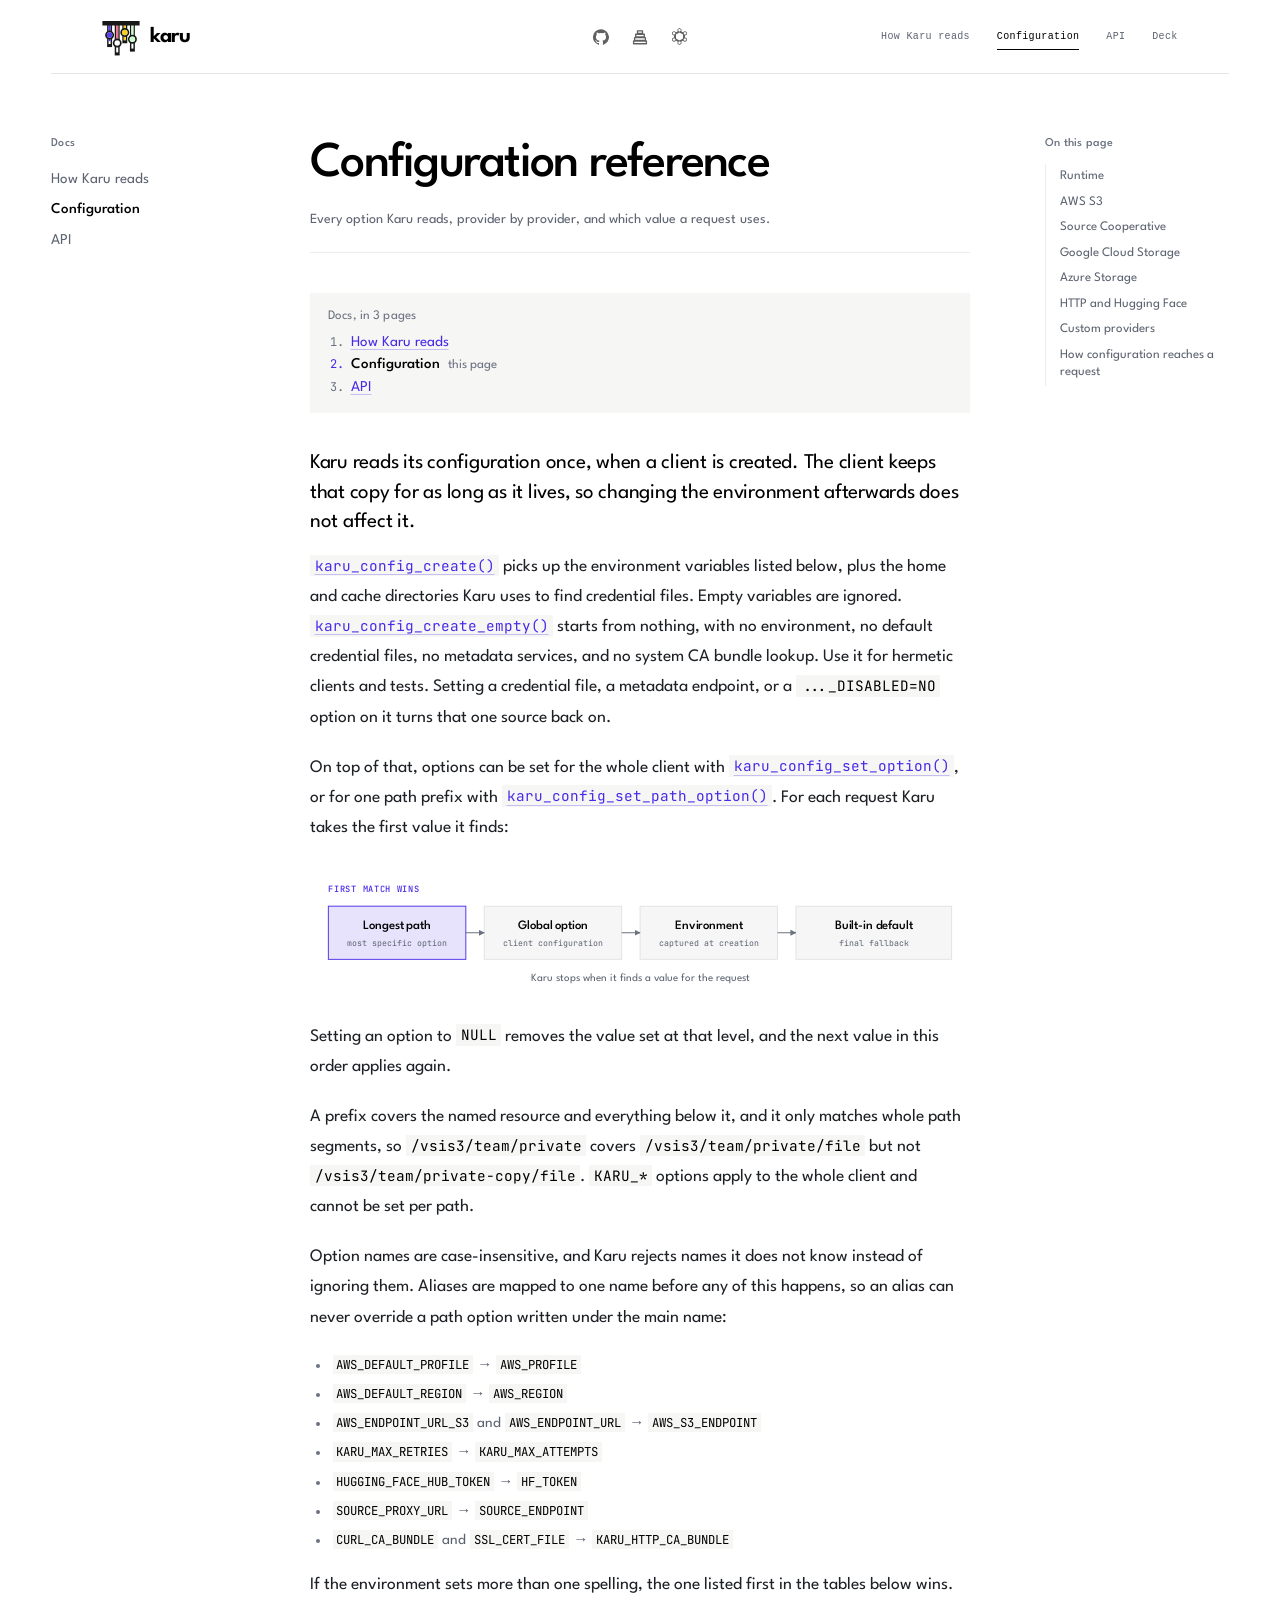
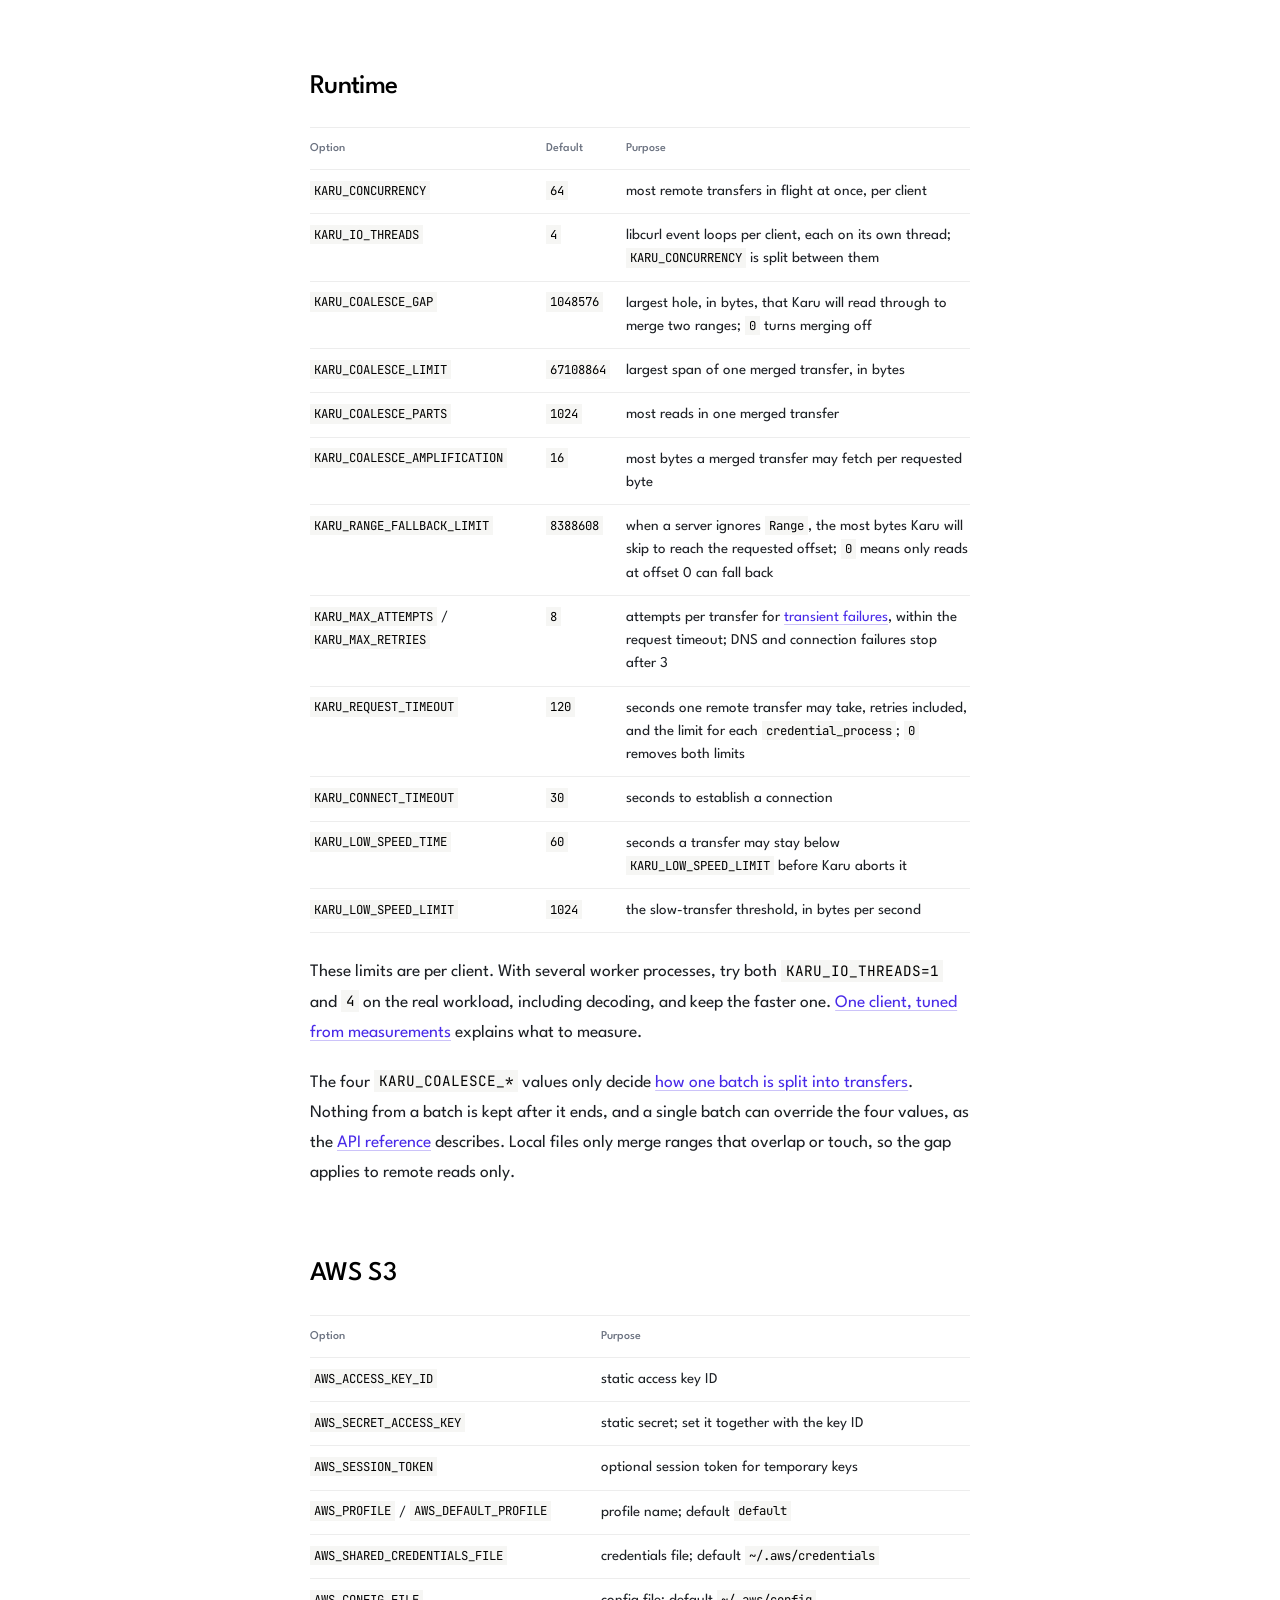
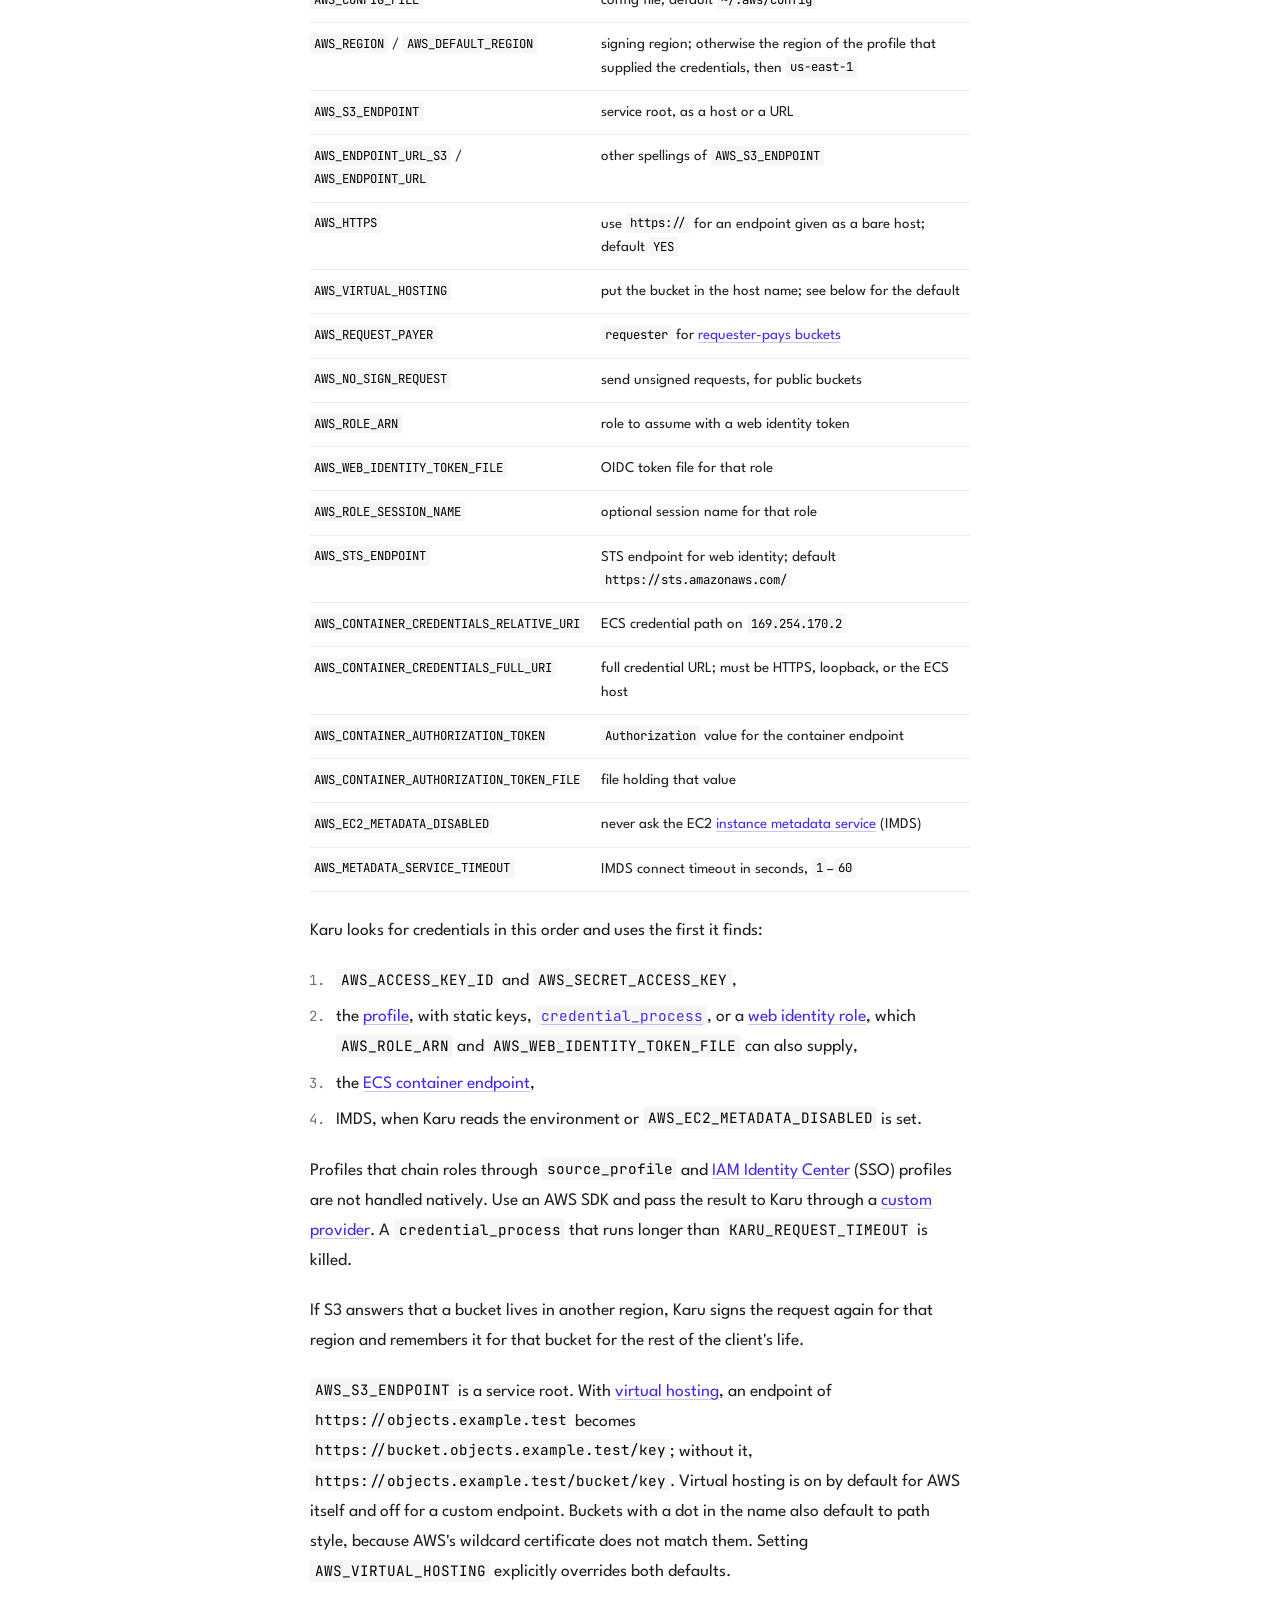
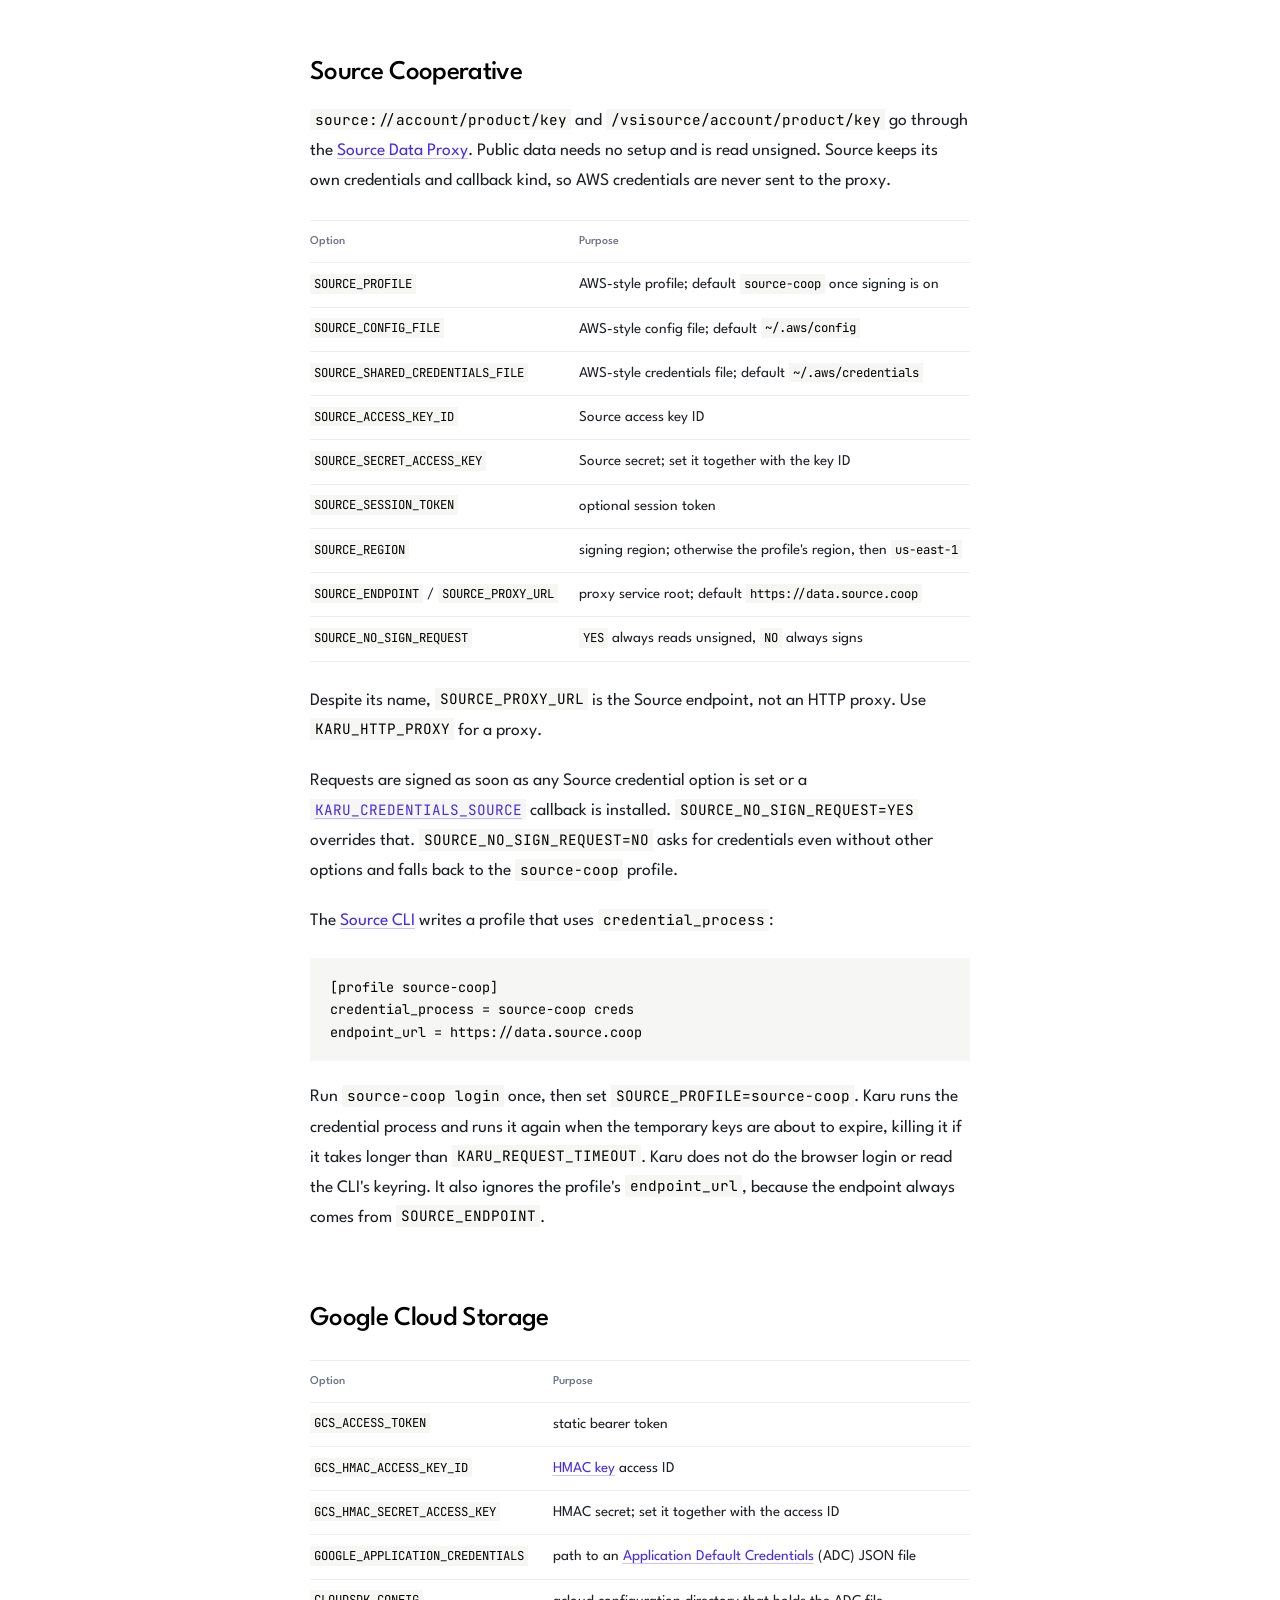
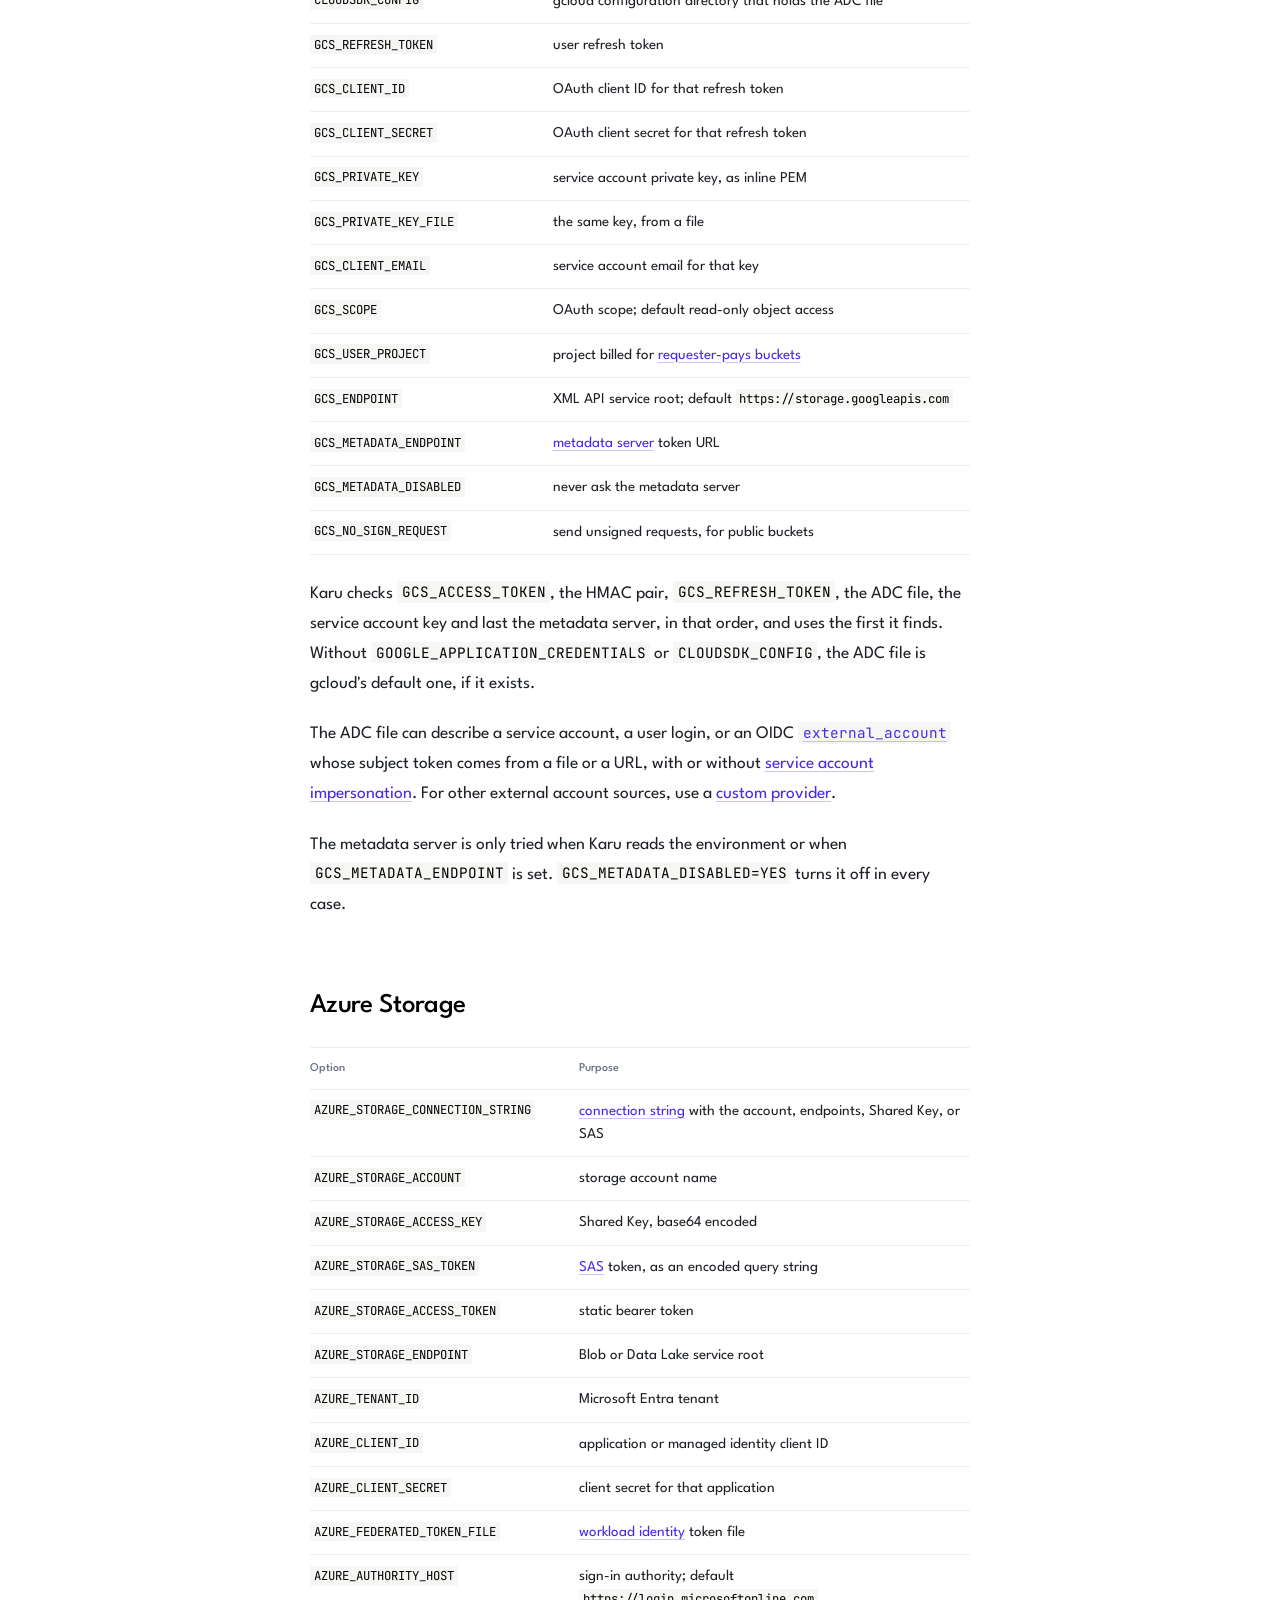
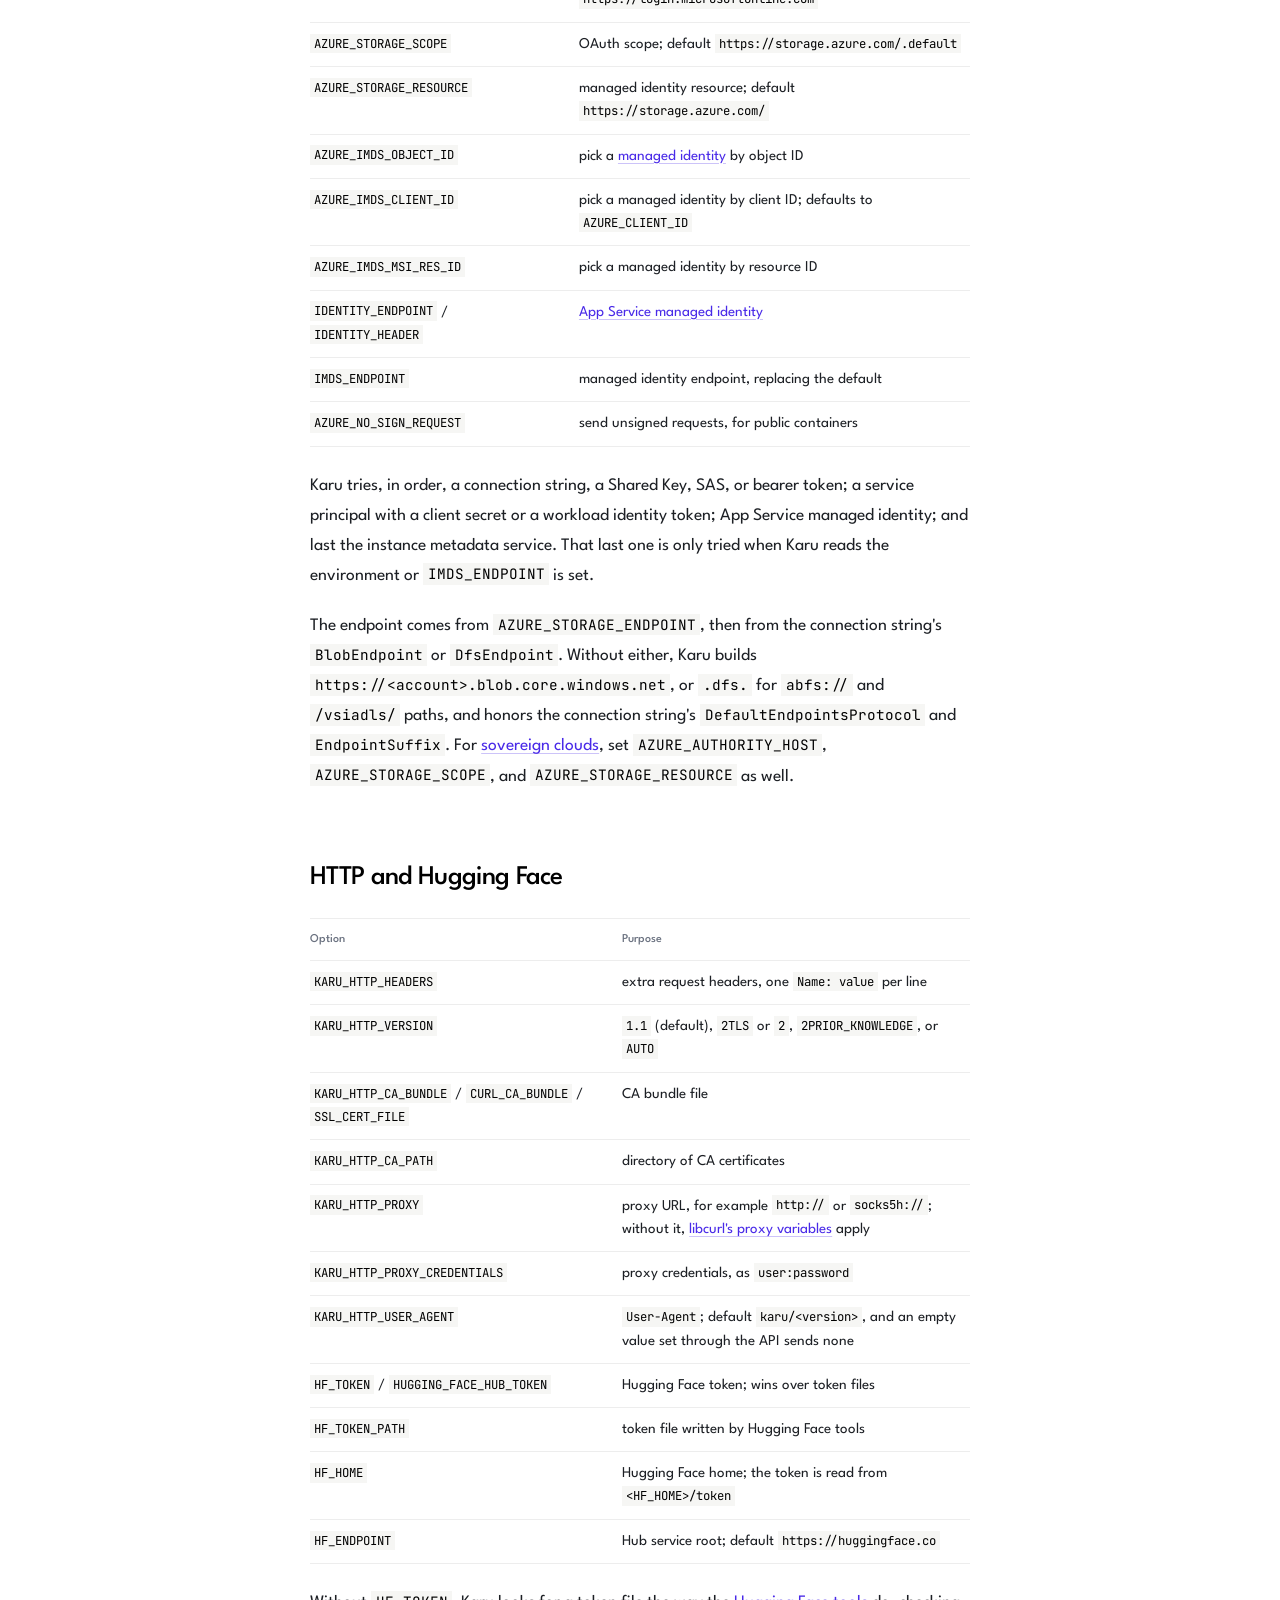
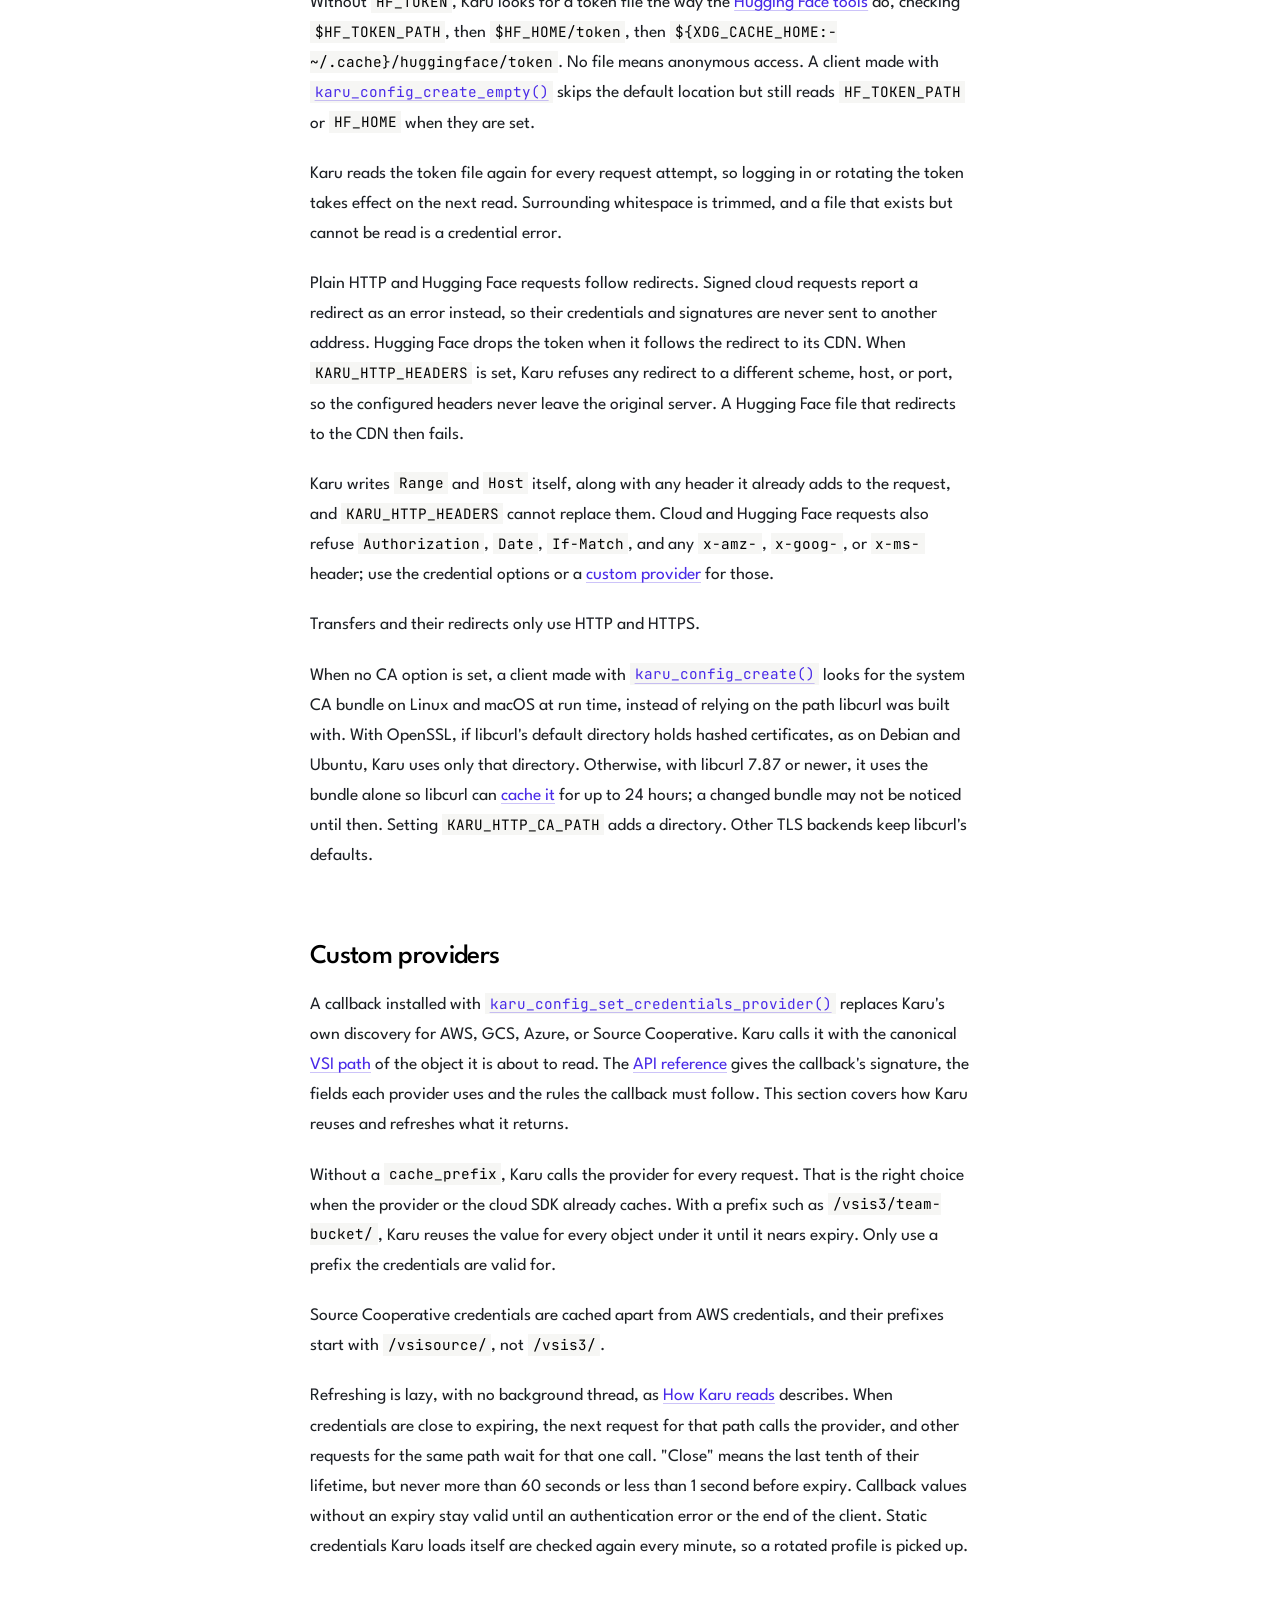
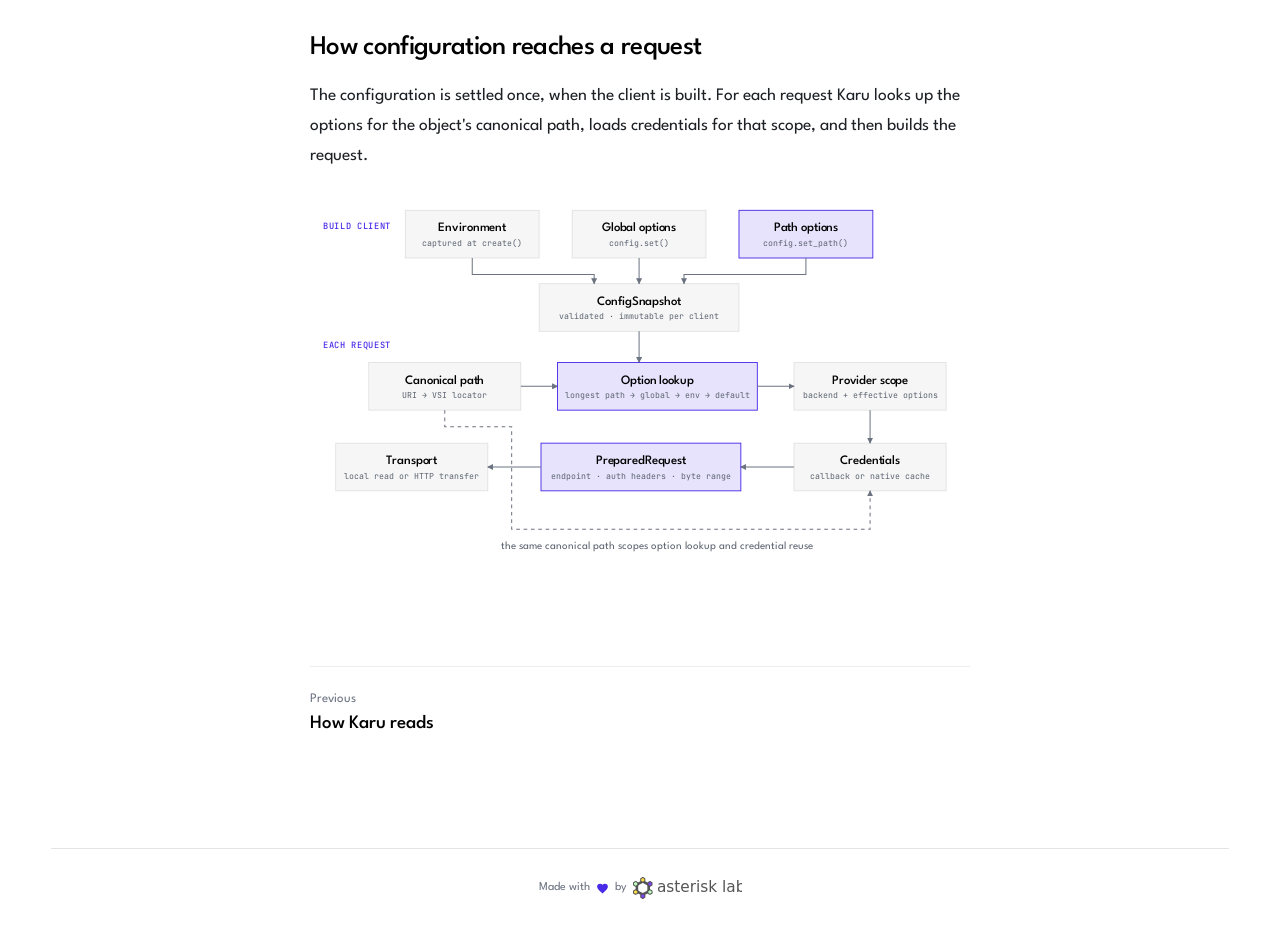
<file: docs/configuration.html>
<!DOCTYPE html>
<!-- Rendered from ../CONFIGURATION.md. -->
<html lang="en">
<head>
<meta charset="utf-8">
<meta name="viewport" content="width=device-width, initial-scale=1, viewport-fit=cover">
<meta name="theme-color" content="#ffffff">
<meta name="description" content="Karu configuration reference.">
<title>Karu · Configuration</title>
<link rel="icon" href="assets/svg/karu-mark-color.svg" type="image/svg+xml">
<link rel="preconnect" href="https://fonts.googleapis.com">
<link rel="preconnect" href="https://fonts.gstatic.com" crossorigin>
<link href="https://fonts.googleapis.com/css2?family=JetBrains+Mono:wght@400;500&family=League+Spartan:wght@300;400;500;600&display=swap" rel="stylesheet">
<link rel="stylesheet" href="assets/css/reading.css?v=4">
<link rel="stylesheet" href="assets/css/config.css?v=1">
</head>
<body>
<div class="page">
  <header class="masthead">
    <a class="lockup" href="index.html" aria-label="Karu home">
      <img class="marksvg" src="assets/svg/karu-mark.svg" alt="">
      <span class="wm-sm">karu</span>
    </a>

    <div class="offsite" aria-label="Project links">
      <a href="https://github.com/asterisk-labs/karu" title="GitHub" aria-label="Karu on GitHub" rel="noopener noreferrer">
        <svg class="github" viewBox="0 0 24 24" aria-hidden="true"><path d="M12 .3a12 12 0 0 0-3.8 23.4c.6.1.8-.3.8-.6v-2.1c-3.3.7-4-1.6-4-1.6-.5-1.4-1.3-1.7-1.3-1.7-1.1-.7.1-.7.1-.7 1.2.1 1.8 1.2 1.8 1.2 1.1 1.8 2.8 1.3 3.5 1 .1-.8.4-1.3.8-1.6-2.7-.3-5.5-1.3-5.5-5.9 0-1.3.5-2.4 1.2-3.2-.1-.3-.5-1.5.1-3.2 0 0 1-.3 3.3 1.2a11.5 11.5 0 0 1 6 0c2.3-1.5 3.3-1.2 3.3-1.2.6 1.7.2 2.9.1 3.2.8.8 1.2 1.9 1.2 3.2 0 4.6-2.8 5.6-5.5 5.9.4.4.8 1.1.8 2.2v3.3c0 .3.2.7.8.6A12 12 0 0 0 12 .3"></path></svg>
      </a>
      <a class="rumi" href="https://asterisk.coop/rumi/" title="Rumi" aria-label="Rumi, the raster format that reads through Karu" rel="noopener noreferrer">
        <svg viewBox="0 0 16 16" aria-hidden="true"><path d="M5.5 1.8h5v2.7h-5zM3.7 5.2h8.6v2.7H3.7zM2.6 8.6h10.8v2.7H2.6zM1.6 12h12.8v2.7H1.6z"></path></svg>
        <img class="mark-color" src="assets/svg/rumi-mark.svg" alt="" width="16" height="16">
      </a>
      <a class="asterisk" href="https://asterisk.coop" title="asterisk labs" aria-label="asterisk labs" rel="noopener noreferrer">
        <img class="mark-mono" src="assets/svg/asterisk-mark-black.svg" alt="" width="16" height="18">
        <img class="mark-color" src="assets/svg/asterisk-mark-color.svg" alt="" width="16" height="18">
      </a>
    </div>

    <nav class="nav" aria-label="Sections">
      <a href="how-karu-reads.html">How Karu reads</a>
      <a href="configuration.html" class="here">Configuration</a>
      <a href="api.html">API</a>
      <a href="deck/index.html">Deck</a>
    </nav>
  </header>

  <main class="doc">
    <nav class="toc" aria-label="Contents">
      <p class="toc-title">Docs</p>
      <ol class="toc-pages">
        <li><a href="how-karu-reads.html">How Karu reads</a></li>
        <li><a href="configuration.html" class="here" aria-current="page">Configuration</a></li>
        <li><a href="api.html">API</a></li>
      </ol>
    </nav>

    <article class="content">
      <h1 id="configuration-reference">Configuration reference</h1>
      <ul class="facts">
        <li>Every option Karu reads, provider by provider, and which value a request uses.</li>
      </ul>
      <aside class="series" aria-label="Section">
        <p class="series-title">Docs, in 3 pages</p>
        <ol>
          <li><a href="how-karu-reads.html">How Karu reads</a></li>
          <li class="here" aria-current="page">Configuration</li>
          <li><a href="api.html">API</a></li>
        </ol>
      </aside>

      <p class="lede">Karu reads its configuration once, when a client is created. The client keeps that copy for as long as it lives, so changing the environment afterwards does not affect it.</p>
      <p><a href="api.html#config"><code>karu_config_create()</code></a> picks up the environment variables listed below, plus the home and cache directories Karu uses to find credential files. Empty variables are ignored. <a href="api.html#config"><code>karu_config_create_empty()</code></a> starts from nothing, with no environment, no default credential files, no metadata services, and no system CA bundle lookup. Use it for hermetic clients and tests. Setting a credential file, a metadata endpoint, or a <code>..._DISABLED=NO</code> option on it turns that one source back on.</p>
      <p>On top of that, options can be set for the whole client with <a href="api.html#config"><code>karu_config_set_option()</code></a>, or for one path prefix with <a href="api.html#config"><code>karu_config_set_path_option()</code></a>. For each request Karu takes the first value it finds:</p>
      <figure class="diagram wide config-priority">
        <svg viewBox="0 0 720 126" role="img" aria-labelledby="priority-title priority-desc">
          <title id="priority-title">Configuration priority</title>
          <desc id="priority-desc">
            Karu checks a matching path option, then a global option, then the
            environment captured at creation, and finally the built-in default.
            The first value found is used.
          </desc>
          <defs>
            <marker id="priority-arrow" viewBox="0 0 10 10" refX="9" refY="5" markerWidth="6" markerHeight="6" orient="auto">
              <path d="M0 0 10 5 0 10Z"/>
            </marker>
          </defs>

          <text class="priority-guide" x="20" y="18">FIRST MATCH WINS</text>

          <g class="priority-box accent">
            <rect x="20" y="34" width="150" height="58"/>
            <text x="95" y="59">Longest path</text>
            <text class="sub" x="95" y="77">most specific option</text>
          </g>
          <path class="priority-edge" d="M170 63H190"/>

          <g class="priority-box">
            <rect x="190" y="34" width="150" height="58"/>
            <text x="265" y="59">Global option</text>
            <text class="sub" x="265" y="77">client configuration</text>
          </g>
          <path class="priority-edge" d="M340 63H360"/>

          <g class="priority-box">
            <rect x="360" y="34" width="150" height="58"/>
            <text x="435" y="59">Environment</text>
            <text class="sub" x="435" y="77">captured at creation</text>
          </g>
          <path class="priority-edge" d="M510 63H530"/>

          <g class="priority-box">
            <rect x="530" y="34" width="170" height="58"/>
            <text x="615" y="59">Built-in default</text>
            <text class="sub" x="615" y="77">final fallback</text>
          </g>

          <text class="priority-note" x="360" y="116">Karu stops when it finds a value for the request</text>
        </svg>
      </figure>
      <p>Setting an option to <code>NULL</code> removes the value set at that level, and the next value in this order applies again.</p>
      <p>A prefix covers the named resource and everything below it, and it only matches whole path segments, so <code>/vsis3/team/private</code> covers <code>/vsis3/team/private/file</code> but not <code>/vsis3/team/private-copy/file</code>. <code>KARU_*</code> options apply to the whole client and cannot be set per path.</p>
      <p>Option names are case-insensitive, and Karu rejects names it does not know instead of ignoring them. Aliases are mapped to one name before any of this happens, so an alias can never override a path option written under the main name:</p>
      <ul class="list config-detail"><li><code>AWS_DEFAULT_PROFILE</code> → <code>AWS_PROFILE</code></li><li><code>AWS_DEFAULT_REGION</code> → <code>AWS_REGION</code></li><li><code>AWS_ENDPOINT_URL_S3</code> and <code>AWS_ENDPOINT_URL</code> → <code>AWS_S3_ENDPOINT</code></li><li><code>KARU_MAX_RETRIES</code> → <code>KARU_MAX_ATTEMPTS</code></li><li><code>HUGGING_FACE_HUB_TOKEN</code> → <code>HF_TOKEN</code></li><li><code>SOURCE_PROXY_URL</code> → <code>SOURCE_ENDPOINT</code></li><li><code>CURL_CA_BUNDLE</code> and <code>SSL_CERT_FILE</code> → <code>KARU_HTTP_CA_BUNDLE</code></li></ul>
      <p>If the environment sets more than one spelling, the one listed first in the tables below wins.</p>
      <h2 class="part" id="runtime">Runtime</h2>
      <table class="spec"><thead><tr><th>Option</th><th>Default</th><th>Purpose</th></tr></thead><tbody><tr><td><code>KARU_CONCURRENCY</code></td><td><code>64</code></td><td>most remote transfers in flight at once, per client</td></tr><tr><td><code>KARU_IO_THREADS</code></td><td><code>4</code></td><td>libcurl event loops per client, each on its own thread; <code>KARU_CONCURRENCY</code> is split between them</td></tr><tr><td><code>KARU_COALESCE_GAP</code></td><td><code>1048576</code></td><td>largest hole, in bytes, that Karu will read through to merge two ranges; <code>0</code> turns merging off</td></tr><tr><td><code>KARU_COALESCE_LIMIT</code></td><td><code>67108864</code></td><td>largest span of one merged transfer, in bytes</td></tr><tr><td><code>KARU_COALESCE_PARTS</code></td><td><code>1024</code></td><td>most reads in one merged transfer</td></tr><tr><td><code>KARU_COALESCE_AMPLIFICATION</code></td><td><code>16</code></td><td>most bytes a merged transfer may fetch per requested byte</td></tr><tr><td><code>KARU_RANGE_FALLBACK_LIMIT</code></td><td><code>8388608</code></td><td>when a server ignores <code>Range</code>, the most bytes Karu will skip to reach the requested offset; <code>0</code> means only reads at offset 0 can fall back</td></tr><tr><td><code>KARU_MAX_ATTEMPTS</code> / <code>KARU_MAX_RETRIES</code></td><td><code>8</code></td><td>attempts per transfer for <a href="how-karu-reads.html#recover">transient failures</a>, within the request timeout; DNS and connection failures stop after 3</td></tr><tr><td><code>KARU_REQUEST_TIMEOUT</code></td><td><code>120</code></td><td>seconds one remote transfer may take, retries included, and the limit for each <code>credential_process</code>; <code>0</code> removes both limits</td></tr><tr><td><code>KARU_CONNECT_TIMEOUT</code></td><td><code>30</code></td><td>seconds to establish a connection</td></tr><tr><td><code>KARU_LOW_SPEED_TIME</code></td><td><code>60</code></td><td>seconds a transfer may stay below <code>KARU_LOW_SPEED_LIMIT</code> before Karu aborts it</td></tr><tr><td><code>KARU_LOW_SPEED_LIMIT</code></td><td><code>1024</code></td><td>the slow-transfer threshold, in bytes per second</td></tr></tbody></table>
      <p>These limits are per client. With several worker processes, try both <code>KARU_IO_THREADS=1</code> and <code>4</code> on the real workload, including decoding, and keep the faster one. <a href="how-karu-reads.html#operate">One client, tuned from measurements</a> explains what to measure.</p>
      <p>The four <code>KARU_COALESCE_*</code> values only decide <a href="how-karu-reads.html#plan">how one batch is split into transfers</a>. Nothing from a batch is kept after it ends, and a single batch can override the four values, as the <a href="api.html#reads">API reference</a> describes. Local files only merge ranges that overlap or touch, so the gap applies to remote reads only.</p>
      <h2 class="part" id="aws-s3">AWS S3</h2>
      <table class="spec"><thead><tr><th>Option</th><th>Purpose</th></tr></thead><tbody><tr><td><code>AWS_ACCESS_KEY_ID</code></td><td>static access key ID</td></tr><tr><td><code>AWS_SECRET_ACCESS_KEY</code></td><td>static secret; set it together with the key ID</td></tr><tr><td><code>AWS_SESSION_TOKEN</code></td><td>optional session token for temporary keys</td></tr><tr><td><code>AWS_PROFILE</code> / <code>AWS_DEFAULT_PROFILE</code></td><td>profile name; default <code>default</code></td></tr><tr><td><code>AWS_SHARED_CREDENTIALS_FILE</code></td><td>credentials file; default <code>~/.aws/credentials</code></td></tr><tr><td><code>AWS_CONFIG_FILE</code></td><td>config file; default <code>~/.aws/config</code></td></tr><tr><td><code>AWS_REGION</code> / <code>AWS_DEFAULT_REGION</code></td><td>signing region; otherwise the region of the profile that supplied the credentials, then <code>us-east-1</code></td></tr><tr><td><code>AWS_S3_ENDPOINT</code></td><td>service root, as a host or a URL</td></tr><tr><td><code>AWS_ENDPOINT_URL_S3</code> / <code>AWS_ENDPOINT_URL</code></td><td>other spellings of <code>AWS_S3_ENDPOINT</code></td></tr><tr><td><code>AWS_HTTPS</code></td><td>use <code>https://</code> for an endpoint given as a bare host; default <code>YES</code></td></tr><tr><td><code>AWS_VIRTUAL_HOSTING</code></td><td>put the bucket in the host name; see below for the default</td></tr><tr><td><code>AWS_REQUEST_PAYER</code></td><td><code>requester</code> for <a href="https://docs.aws.amazon.com/AmazonS3/latest/userguide/RequesterPaysBuckets.html">requester-pays buckets</a></td></tr><tr><td><code>AWS_NO_SIGN_REQUEST</code></td><td>send unsigned requests, for public buckets</td></tr><tr><td><code>AWS_ROLE_ARN</code></td><td>role to assume with a web identity token</td></tr><tr><td><code>AWS_WEB_IDENTITY_TOKEN_FILE</code></td><td>OIDC token file for that role</td></tr><tr><td><code>AWS_ROLE_SESSION_NAME</code></td><td>optional session name for that role</td></tr><tr><td><code>AWS_STS_ENDPOINT</code></td><td>STS endpoint for web identity; default <code>https://sts.amazonaws.com/</code></td></tr><tr><td><code>AWS_CONTAINER_CREDENTIALS_RELATIVE_URI</code></td><td>ECS credential path on <code>169.254.170.2</code></td></tr><tr><td><code>AWS_CONTAINER_CREDENTIALS_FULL_URI</code></td><td>full credential URL; must be HTTPS, loopback, or the ECS host</td></tr><tr><td><code>AWS_CONTAINER_AUTHORIZATION_TOKEN</code></td><td><code>Authorization</code> value for the container endpoint</td></tr><tr><td><code>AWS_CONTAINER_AUTHORIZATION_TOKEN_FILE</code></td><td>file holding that value</td></tr><tr><td><code>AWS_EC2_METADATA_DISABLED</code></td><td>never ask the EC2 <a href="https://docs.aws.amazon.com/sdkref/latest/guide/feature-imds-credentials.html">instance metadata service</a> (IMDS)</td></tr><tr><td><code>AWS_METADATA_SERVICE_TIMEOUT</code></td><td>IMDS connect timeout in seconds, <code>1</code>–<code>60</code></td></tr></tbody></table>
      <p>Karu looks for credentials in this order and uses the first it finds:</p>
      <ol class="list"><li><code>AWS_ACCESS_KEY_ID</code> and <code>AWS_SECRET_ACCESS_KEY</code>,</li><li>the <a href="https://docs.aws.amazon.com/sdkref/latest/guide/file-format.html">profile</a>, with static keys, <a href="https://docs.aws.amazon.com/sdkref/latest/guide/feature-process-credentials.html"><code>credential_process</code></a>, or a <a href="https://docs.aws.amazon.com/sdkref/latest/guide/feature-assume-role-credentials.html">web identity role</a>, which <code>AWS_ROLE_ARN</code> and <code>AWS_WEB_IDENTITY_TOKEN_FILE</code> can also supply,</li><li>the <a href="https://docs.aws.amazon.com/sdkref/latest/guide/feature-container-credentials.html">ECS container endpoint</a>,</li><li>IMDS, when Karu reads the environment or <code>AWS_EC2_METADATA_DISABLED</code> is set.</li></ol>
      <p>Profiles that chain roles through <code>source_profile</code> and <a href="https://docs.aws.amazon.com/sdkref/latest/guide/feature-sso-credentials.html">IAM Identity Center</a> (SSO) profiles are not handled natively. Use an AWS SDK and pass the result to Karu through a <a href="#custom-providers">custom provider</a>. A <code>credential_process</code> that runs longer than <code>KARU_REQUEST_TIMEOUT</code> is killed.</p>
      <p>If S3 answers that a bucket lives in another region, Karu signs the request again for that region and remembers it for that bucket for the rest of the client's life.</p>
      <p><code>AWS_S3_ENDPOINT</code> is a service root. With <a href="https://docs.aws.amazon.com/AmazonS3/latest/userguide/VirtualHosting.html">virtual hosting</a>, an endpoint of <code>https://objects.example.test</code> becomes <code>https://bucket.objects.example.test/key</code>; without it, <code>https://objects.example.test/bucket/key</code>. Virtual hosting is on by default for AWS itself and off for a custom endpoint. Buckets with a dot in the name also default to path style, because AWS's wildcard certificate does not match them. Setting <code>AWS_VIRTUAL_HOSTING</code> explicitly overrides both defaults.</p>
      <h2 class="part" id="source-cooperative">Source Cooperative</h2>
      <p><code>source://account/product/key</code> and <code>/vsisource/account/product/key</code> go through the <a href="https://docs.source.coop/data-proxy">Source Data Proxy</a>. Public data needs no setup and is read unsigned. Source keeps its own credentials and callback kind, so AWS credentials are never sent to the proxy.</p>
      <table class="spec"><thead><tr><th>Option</th><th>Purpose</th></tr></thead><tbody><tr><td><code>SOURCE_PROFILE</code></td><td>AWS-style profile; default <code>source-coop</code> once signing is on</td></tr><tr><td><code>SOURCE_CONFIG_FILE</code></td><td>AWS-style config file; default <code>~/.aws/config</code></td></tr><tr><td><code>SOURCE_SHARED_CREDENTIALS_FILE</code></td><td>AWS-style credentials file; default <code>~/.aws/credentials</code></td></tr><tr><td><code>SOURCE_ACCESS_KEY_ID</code></td><td>Source access key ID</td></tr><tr><td><code>SOURCE_SECRET_ACCESS_KEY</code></td><td>Source secret; set it together with the key ID</td></tr><tr><td><code>SOURCE_SESSION_TOKEN</code></td><td>optional session token</td></tr><tr><td><code>SOURCE_REGION</code></td><td>signing region; otherwise the profile's region, then <code>us-east-1</code></td></tr><tr><td><code>SOURCE_ENDPOINT</code> / <code>SOURCE_PROXY_URL</code></td><td>proxy service root; default <code>https://data.source.coop</code></td></tr><tr><td><code>SOURCE_NO_SIGN_REQUEST</code></td><td><code>YES</code> always reads unsigned, <code>NO</code> always signs</td></tr></tbody></table>
      <p>Despite its name, <code>SOURCE_PROXY_URL</code> is the Source endpoint, not an HTTP proxy. Use <code>KARU_HTTP_PROXY</code> for a proxy.</p>
      <p>Requests are signed as soon as any Source credential option is set or a <a href="https://github.com/asterisk-labs/karu/blob/v0.5.0/include/karu/karu.h#L89"><code>KARU_CREDENTIALS_SOURCE</code></a> callback is installed. <code>SOURCE_NO_SIGN_REQUEST=YES</code> overrides that. <code>SOURCE_NO_SIGN_REQUEST=NO</code> asks for credentials even without other options and falls back to the <code>source-coop</code> profile.</p>
      <p>The <a href="https://github.com/source-cooperative/source-coop-cli">Source CLI</a> writes a profile that uses <code>credential_process</code>:</p>
      <pre><code class="language-ini">[profile source-coop]
credential_process = source-coop creds
endpoint_url = https://data.source.coop</code></pre>
      <p>Run <code>source-coop login</code> once, then set <code>SOURCE_PROFILE=source-coop</code>. Karu runs the credential process and runs it again when the temporary keys are about to expire, killing it if it takes longer than <code>KARU_REQUEST_TIMEOUT</code>. Karu does not do the browser login or read the CLI's keyring. It also ignores the profile's <code>endpoint_url</code>, because the endpoint always comes from <code>SOURCE_ENDPOINT</code>.</p>
      <h2 class="part" id="google-cloud-storage">Google Cloud Storage</h2>
      <table class="spec"><thead><tr><th>Option</th><th>Purpose</th></tr></thead><tbody><tr><td><code>GCS_ACCESS_TOKEN</code></td><td>static bearer token</td></tr><tr><td><code>GCS_HMAC_ACCESS_KEY_ID</code></td><td><a href="https://cloud.google.com/storage/docs/authentication/hmackeys">HMAC key</a> access ID</td></tr><tr><td><code>GCS_HMAC_SECRET_ACCESS_KEY</code></td><td>HMAC secret; set it together with the access ID</td></tr><tr><td><code>GOOGLE_APPLICATION_CREDENTIALS</code></td><td>path to an <a href="https://cloud.google.com/docs/authentication/application-default-credentials">Application Default Credentials</a> (ADC) JSON file</td></tr><tr><td><code>CLOUDSDK_CONFIG</code></td><td>gcloud configuration directory that holds the ADC file</td></tr><tr><td><code>GCS_REFRESH_TOKEN</code></td><td>user refresh token</td></tr><tr><td><code>GCS_CLIENT_ID</code></td><td>OAuth client ID for that refresh token</td></tr><tr><td><code>GCS_CLIENT_SECRET</code></td><td>OAuth client secret for that refresh token</td></tr><tr><td><code>GCS_PRIVATE_KEY</code></td><td>service account private key, as inline PEM</td></tr><tr><td><code>GCS_PRIVATE_KEY_FILE</code></td><td>the same key, from a file</td></tr><tr><td><code>GCS_CLIENT_EMAIL</code></td><td>service account email for that key</td></tr><tr><td><code>GCS_SCOPE</code></td><td>OAuth scope; default read-only object access</td></tr><tr><td><code>GCS_USER_PROJECT</code></td><td>project billed for <a href="https://cloud.google.com/storage/docs/requester-pays">requester-pays buckets</a></td></tr><tr><td><code>GCS_ENDPOINT</code></td><td>XML API service root; default <code>https://storage.googleapis.com</code></td></tr><tr><td><code>GCS_METADATA_ENDPOINT</code></td><td><a href="https://cloud.google.com/compute/docs/metadata/overview">metadata server</a> token URL</td></tr><tr><td><code>GCS_METADATA_DISABLED</code></td><td>never ask the metadata server</td></tr><tr><td><code>GCS_NO_SIGN_REQUEST</code></td><td>send unsigned requests, for public buckets</td></tr></tbody></table>
      <p>Karu checks <code>GCS_ACCESS_TOKEN</code>, the HMAC pair, <code>GCS_REFRESH_TOKEN</code>, the ADC file, the service account key and last the metadata server, in that order, and uses the first it finds. Without <code>GOOGLE_APPLICATION_CREDENTIALS</code> or <code>CLOUDSDK_CONFIG</code>, the ADC file is gcloud's default one, if it exists.</p>
      <p>The ADC file can describe a service account, a user login, or an OIDC <a href="https://cloud.google.com/iam/docs/workload-identity-federation"><code>external_account</code></a> whose subject token comes from a file or a URL, with or without <a href="https://cloud.google.com/iam/docs/service-account-impersonation">service account impersonation</a>. For other external account sources, use a <a href="#custom-providers">custom provider</a>.</p>
      <p>The metadata server is only tried when Karu reads the environment or when <code>GCS_METADATA_ENDPOINT</code> is set. <code>GCS_METADATA_DISABLED=YES</code> turns it off in every case.</p>
      <h2 class="part" id="azure-storage">Azure Storage</h2>
      <table class="spec"><thead><tr><th>Option</th><th>Purpose</th></tr></thead><tbody><tr><td><code>AZURE_STORAGE_CONNECTION_STRING</code></td><td><a href="https://learn.microsoft.com/azure/storage/common/storage-configure-connection-string">connection string</a> with the account, endpoints, Shared Key, or SAS</td></tr><tr><td><code>AZURE_STORAGE_ACCOUNT</code></td><td>storage account name</td></tr><tr><td><code>AZURE_STORAGE_ACCESS_KEY</code></td><td>Shared Key, base64 encoded</td></tr><tr><td><code>AZURE_STORAGE_SAS_TOKEN</code></td><td><a href="https://learn.microsoft.com/azure/storage/common/storage-sas-overview">SAS</a> token, as an encoded query string</td></tr><tr><td><code>AZURE_STORAGE_ACCESS_TOKEN</code></td><td>static bearer token</td></tr><tr><td><code>AZURE_STORAGE_ENDPOINT</code></td><td>Blob or Data Lake service root</td></tr><tr><td><code>AZURE_TENANT_ID</code></td><td>Microsoft Entra tenant</td></tr><tr><td><code>AZURE_CLIENT_ID</code></td><td>application or managed identity client ID</td></tr><tr><td><code>AZURE_CLIENT_SECRET</code></td><td>client secret for that application</td></tr><tr><td><code>AZURE_FEDERATED_TOKEN_FILE</code></td><td><a href="https://learn.microsoft.com/entra/workload-id/workload-identity-federation">workload identity</a> token file</td></tr><tr><td><code>AZURE_AUTHORITY_HOST</code></td><td>sign-in authority; default <code>https://login.microsoftonline.com</code></td></tr><tr><td><code>AZURE_STORAGE_SCOPE</code></td><td>OAuth scope; default <code>https://storage.azure.com/.default</code></td></tr><tr><td><code>AZURE_STORAGE_RESOURCE</code></td><td>managed identity resource; default <code>https://storage.azure.com/</code></td></tr><tr><td><code>AZURE_IMDS_OBJECT_ID</code></td><td>pick a <a href="https://learn.microsoft.com/entra/identity/managed-identities-azure-resources/overview">managed identity</a> by object ID</td></tr><tr><td><code>AZURE_IMDS_CLIENT_ID</code></td><td>pick a managed identity by client ID; defaults to <code>AZURE_CLIENT_ID</code></td></tr><tr><td><code>AZURE_IMDS_MSI_RES_ID</code></td><td>pick a managed identity by resource ID</td></tr><tr><td><code>IDENTITY_ENDPOINT</code> / <code>IDENTITY_HEADER</code></td><td><a href="https://learn.microsoft.com/azure/app-service/overview-managed-identity">App Service managed identity</a></td></tr><tr><td><code>IMDS_ENDPOINT</code></td><td>managed identity endpoint, replacing the default</td></tr><tr><td><code>AZURE_NO_SIGN_REQUEST</code></td><td>send unsigned requests, for public containers</td></tr></tbody></table>
      <p>Karu tries, in order, a connection string, a Shared Key, SAS, or bearer token; a service principal with a client secret or a workload identity token; App Service managed identity; and last the instance metadata service. That last one is only tried when Karu reads the environment or <code>IMDS_ENDPOINT</code> is set.</p>
      <p>The endpoint comes from <code>AZURE_STORAGE_ENDPOINT</code>, then from the connection string's <code>BlobEndpoint</code> or <code>DfsEndpoint</code>. Without either, Karu builds <code>https://&lt;account&gt;.blob.core.windows.net</code>, or <code>.dfs.</code> for <code>abfs://</code> and <code>/vsiadls/</code> paths, and honors the connection string's <code>DefaultEndpointsProtocol</code> and <code>EndpointSuffix</code>. For <a href="https://learn.microsoft.com/entra/identity-platform/authentication-national-cloud">sovereign clouds</a>, set <code>AZURE_AUTHORITY_HOST</code>, <code>AZURE_STORAGE_SCOPE</code>, and <code>AZURE_STORAGE_RESOURCE</code> as well.</p>
      <h2 class="part" id="http-and-hugging-face">HTTP and Hugging Face</h2>
      <table class="spec"><thead><tr><th>Option</th><th>Purpose</th></tr></thead><tbody><tr><td><code>KARU_HTTP_HEADERS</code></td><td>extra request headers, one <code>Name: value</code> per line</td></tr><tr><td><code>KARU_HTTP_VERSION</code></td><td><code>1.1</code> (default), <code>2TLS</code> or <code>2</code>, <code>2PRIOR_KNOWLEDGE</code>, or <code>AUTO</code></td></tr><tr><td><code>KARU_HTTP_CA_BUNDLE</code> / <code>CURL_CA_BUNDLE</code> / <code>SSL_CERT_FILE</code></td><td>CA bundle file</td></tr><tr><td><code>KARU_HTTP_CA_PATH</code></td><td>directory of CA certificates</td></tr><tr><td><code>KARU_HTTP_PROXY</code></td><td>proxy URL, for example <code>http://</code> or <code>socks5h://</code>; without it, <a href="https://curl.se/libcurl/c/CURLOPT_PROXY.html">libcurl's proxy variables</a> apply</td></tr><tr><td><code>KARU_HTTP_PROXY_CREDENTIALS</code></td><td>proxy credentials, as <code>user:password</code></td></tr><tr><td><code>KARU_HTTP_USER_AGENT</code></td><td><code>User-Agent</code>; default <code>karu/&lt;version&gt;</code>, and an empty value set through the API sends none</td></tr><tr><td><code>HF_TOKEN</code> / <code>HUGGING_FACE_HUB_TOKEN</code></td><td>Hugging Face token; wins over token files</td></tr><tr><td><code>HF_TOKEN_PATH</code></td><td>token file written by Hugging Face tools</td></tr><tr><td><code>HF_HOME</code></td><td>Hugging Face home; the token is read from <code>&lt;HF_HOME&gt;/token</code></td></tr><tr><td><code>HF_ENDPOINT</code></td><td>Hub service root; default <code>https://huggingface.co</code></td></tr></tbody></table>
      <p>Without <code>HF_TOKEN</code>, Karu looks for a token file the way the <a href="https://huggingface.co/docs/huggingface_hub/package_reference/environment_variables">Hugging Face tools</a> do, checking <code>$HF_TOKEN_PATH</code>, then <code>$HF_HOME/token</code>, then <code>${XDG_CACHE_HOME:-~/.cache}/huggingface/token</code>. No file means anonymous access. A client made with <a href="https://github.com/asterisk-labs/karu/blob/v0.5.0/include/karu/karu.h#L68"><code>karu_config_create_empty()</code></a> skips the default location but still reads <code>HF_TOKEN_PATH</code> or <code>HF_HOME</code> when they are set.</p>
      <p>Karu reads the token file again for every request attempt, so logging in or rotating the token takes effect on the next read. Surrounding whitespace is trimmed, and a file that exists but cannot be read is a credential error.</p>
      <p>Plain HTTP and Hugging Face requests follow redirects. Signed cloud requests report a redirect as an error instead, so their credentials and signatures are never sent to another address. Hugging Face drops the token when it follows the redirect to its CDN. When <code>KARU_HTTP_HEADERS</code> is set, Karu refuses any redirect to a different scheme, host, or port, so the configured headers never leave the original server. A Hugging Face file that redirects to the CDN then fails.</p>
      <p>Karu writes <code>Range</code> and <code>Host</code> itself, along with any header it already adds to the request, and <code>KARU_HTTP_HEADERS</code> cannot replace them. Cloud and Hugging Face requests also refuse <code>Authorization</code>, <code>Date</code>, <code>If-Match</code>, and any <code>x-amz-</code>, <code>x-goog-</code>, or <code>x-ms-</code> header; use the credential options or a <a href="#custom-providers">custom provider</a> for those.</p>
      <p>Transfers and their redirects only use HTTP and HTTPS.</p>
      <p>When no CA option is set, a client made with <a href="https://github.com/asterisk-labs/karu/blob/v0.5.0/include/karu/karu.h#L65"><code>karu_config_create()</code></a> looks for the system CA bundle on Linux and macOS at run time, instead of relying on the path libcurl was built with. With OpenSSL, if libcurl's default directory holds hashed certificates, as on Debian and Ubuntu, Karu uses only that directory. Otherwise, with libcurl 7.87 or newer, it uses the bundle alone so libcurl can <a href="https://curl.se/libcurl/c/CURLOPT_CA_CACHE_TIMEOUT.html">cache it</a> for up to 24 hours; a changed bundle may not be noticed until then. Setting <code>KARU_HTTP_CA_PATH</code> adds a directory. Other TLS backends keep libcurl's defaults.</p>
      <h2 class="part" id="custom-providers">Custom providers</h2>
      <p>A callback installed with <a href="api.html#credentials"><code>karu_config_set_credentials_provider()</code></a> replaces Karu's own discovery for AWS, GCS, Azure, or Source Cooperative. Karu calls it with the canonical <a href="https://gdal.org/en/stable/user/virtual_file_systems.html">VSI path</a> of the object it is about to read. The <a href="api.html#credentials">API reference</a> gives the callback's signature, the fields each provider uses and the rules the callback must follow. This section covers how Karu reuses and refreshes what it returns.</p>
      <p>Without a <code>cache_prefix</code>, Karu calls the provider for every request. That is the right choice when the provider or the cloud SDK already caches. With a prefix such as <code>/vsis3/team-bucket/</code>, Karu reuses the value for every object under it until it nears expiry. Only use a prefix the credentials are valid for.</p>
      <p>Source Cooperative credentials are cached apart from AWS credentials, and their prefixes start with <code>/vsisource/</code>, not <code>/vsis3/</code>.</p>
      <p>Refreshing is lazy, with no background thread, as <a href="how-karu-reads.html#credentials">How Karu reads</a> describes. When credentials are close to expiring, the next request for that path calls the provider, and other requests for the same path wait for that one call. "Close" means the last tenth of their lifetime, but never more than 60 seconds or less than 1 second before expiry. Callback values without an expiry stay valid until an authentication error or the end of the client. Static credentials Karu loads itself are checked again every minute, so a rotated profile is picked up.</p>

      <h2 class="part" id="config-flow">How configuration reaches a request</h2>
      <p>
        The configuration is settled once, when the client is built. For each
        request Karu looks up the options for the object's canonical path, loads
        credentials for that scope, and then builds the request.
      </p>

      <figure class="diagram wide config-flow">
        <svg viewBox="0 0 720 410" role="img" aria-labelledby="config-diagram-title config-diagram-desc">
          <title id="config-diagram-title">Karu configuration resolution</title>
          <desc id="config-diagram-desc">
            Environment values, global overrides, and path overrides enter a frozen
            configuration snapshot. A canonical request path selects options by
            longest-prefix precedence. Provider credentials are cached by that scope
            and used to prepare the final transport request.
          </desc>
          <defs>
            <marker id="config-arrow" viewBox="0 0 10 10" refX="9" refY="5" markerWidth="6" markerHeight="6" orient="auto">
              <path d="M0 0 10 5 0 10Z"/>
            </marker>
          </defs>

          <text class="config-lane" x="14" y="28">BUILD CLIENT</text>
          <g class="config-box">
            <rect x="104" y="8" width="146" height="52"/>
            <text x="177" y="31">Environment</text>
            <text class="sub" x="177" y="47">captured at create()</text>
          </g>
          <g class="config-box">
            <rect x="286" y="8" width="146" height="52"/>
            <text x="359" y="31">Global options</text>
            <text class="sub" x="359" y="47">config.set()</text>
          </g>
          <g class="config-box accent">
            <rect x="468" y="8" width="146" height="52"/>
            <text x="541" y="31">Path options</text>
            <text class="sub" x="541" y="47">config.set_path()</text>
          </g>

          <path class="config-edge" d="M177 60V78H310V88"/>
          <path class="config-edge" d="M359 60V88"/>
          <path class="config-edge" d="M541 60V78H408V88"/>
          <g class="config-box wide">
            <rect x="250" y="88" width="218" height="52"/>
            <text x="359" y="111">ConfigSnapshot</text>
            <text class="sub" x="359" y="127">validated · immutable per client</text>
          </g>

          <text class="config-lane" x="14" y="158">EACH REQUEST</text>
          <g class="config-box">
            <rect x="64" y="174" width="166" height="52"/>
            <text x="147" y="197">Canonical path</text>
            <text class="sub" x="147" y="213">URI → VSI locator</text>
          </g>
          <path class="config-edge" d="M230 200H270"/>
          <path class="config-edge" d="M359 140V174"/>
          <g class="config-box accent">
            <rect x="270" y="174" width="218" height="52"/>
            <text x="379" y="197">Option lookup</text>
            <text class="sub" x="379" y="213">longest path → global → env → default</text>
          </g>
          <path class="config-edge" d="M488 200H528"/>
          <g class="config-box">
            <rect x="528" y="174" width="166" height="52"/>
            <text x="611" y="197">Provider scope</text>
            <text class="sub" x="611" y="213">backend + effective options</text>
          </g>

          <path class="config-edge" d="M611 226V262"/>
          <g class="config-box">
            <rect x="528" y="262" width="166" height="52"/>
            <text x="611" y="285">Credentials</text>
            <text class="sub" x="611" y="301">callback or native cache</text>
          </g>
          <path class="config-edge" d="M528 288H470"/>
          <g class="config-box accent">
            <rect x="252" y="262" width="218" height="52"/>
            <text x="361" y="285">PreparedRequest</text>
            <text class="sub" x="361" y="301">endpoint · auth headers · byte range</text>
          </g>
          <path class="config-edge" d="M252 288H194"/>
          <g class="config-box">
            <rect x="28" y="262" width="166" height="52"/>
            <text x="111" y="285">Transport</text>
            <text class="sub" x="111" y="301">local read or HTTP transfer</text>
          </g>

          <path class="config-edge dashed" d="M147 226V244H220V356H611V314"/>
          <text class="config-note" x="379" y="377">the same canonical path scopes option lookup and credential reuse</text>
        </svg>
      </figure>

      <nav class="pager" aria-label="Pages">
        <a class="prev" href="how-karu-reads.html"><span>Previous</span>How Karu reads</a>
      </nav>
    </article>

    <nav class="toc onpage" aria-label="On this page">
      <p class="toc-title">On this page</p>
      <ol class="toc-sections">
        <li><a href="#runtime">Runtime</a></li>
        <li><a href="#aws-s3">AWS S3</a></li>
        <li><a href="#source-cooperative">Source Cooperative</a></li>
        <li><a href="#google-cloud-storage">Google Cloud Storage</a></li>
        <li><a href="#azure-storage">Azure Storage</a></li>
        <li><a href="#http-and-hugging-face">HTTP and Hugging Face</a></li>
        <li><a href="#custom-providers">Custom providers</a></li>
        <li><a href="#config-flow">How configuration reaches a request</a></li>
      </ol>
    </nav>
  </main>

  <footer class="colophon">
    <span>Made with</span>
    <span class="heart" role="img" aria-label="love"></span>
    <span>by</span>
    <a class="by" href="https://asterisk.coop" rel="noopener noreferrer" aria-label="Asterisk Labs">
      <img src="assets/svg/asterisk-mark.svg" alt="Asterisk Labs">
    </a>
  </footer>
</div>
<script src="assets/js/toc.js" defer></script>
<script src="assets/js/code.js?v=1" defer></script>
</body>
</html>
</file>
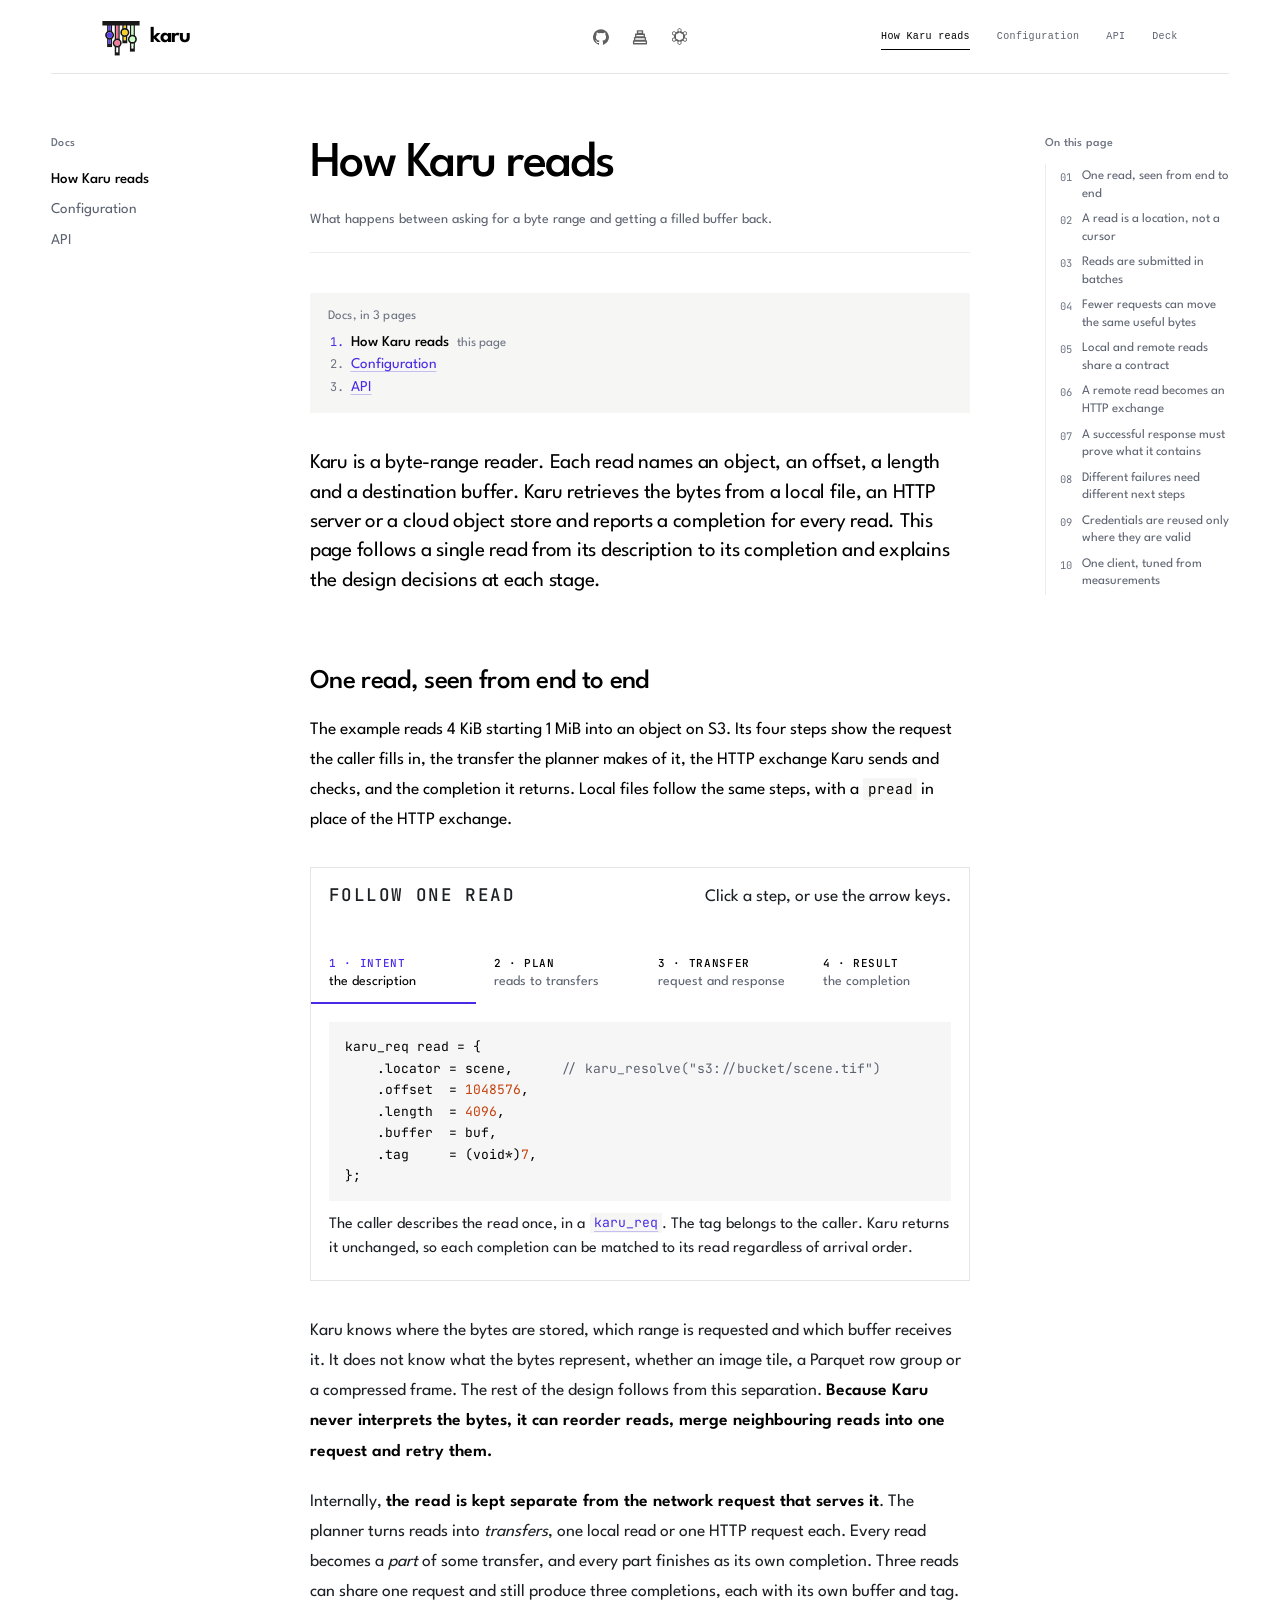
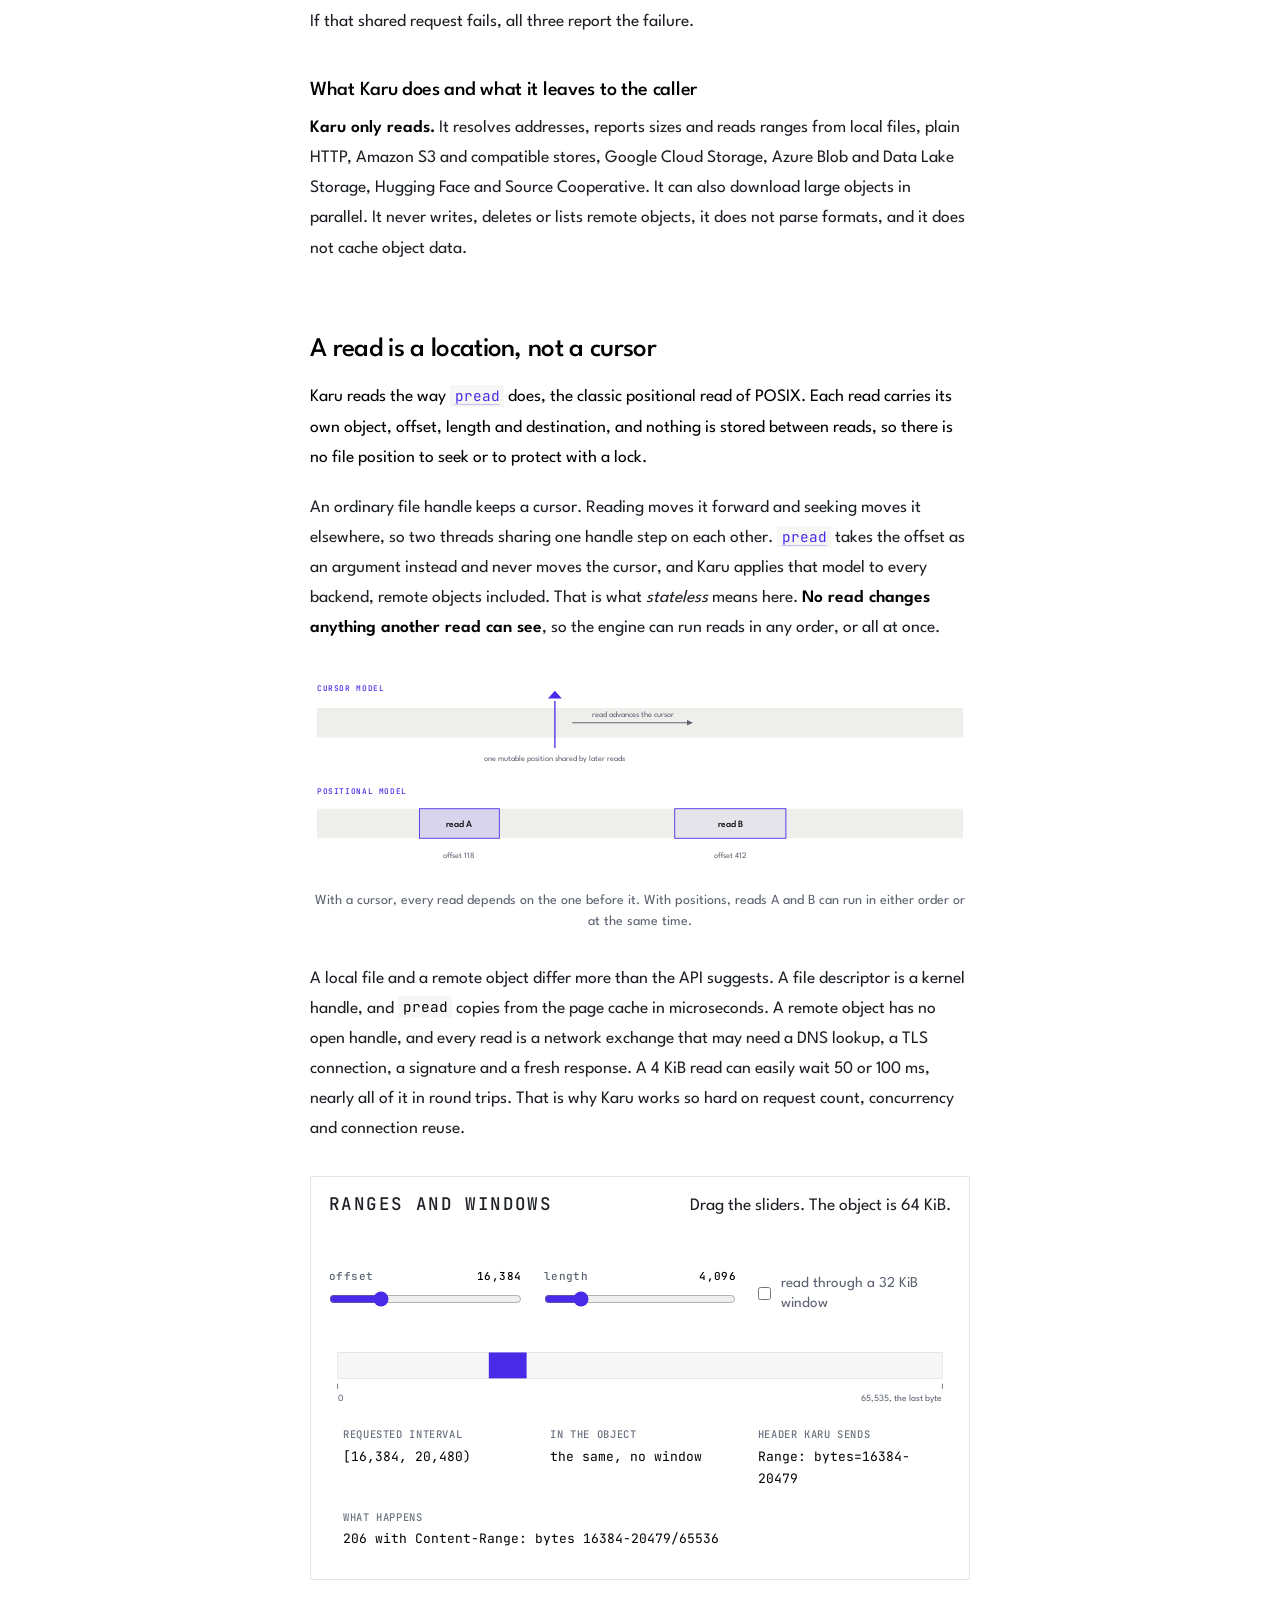
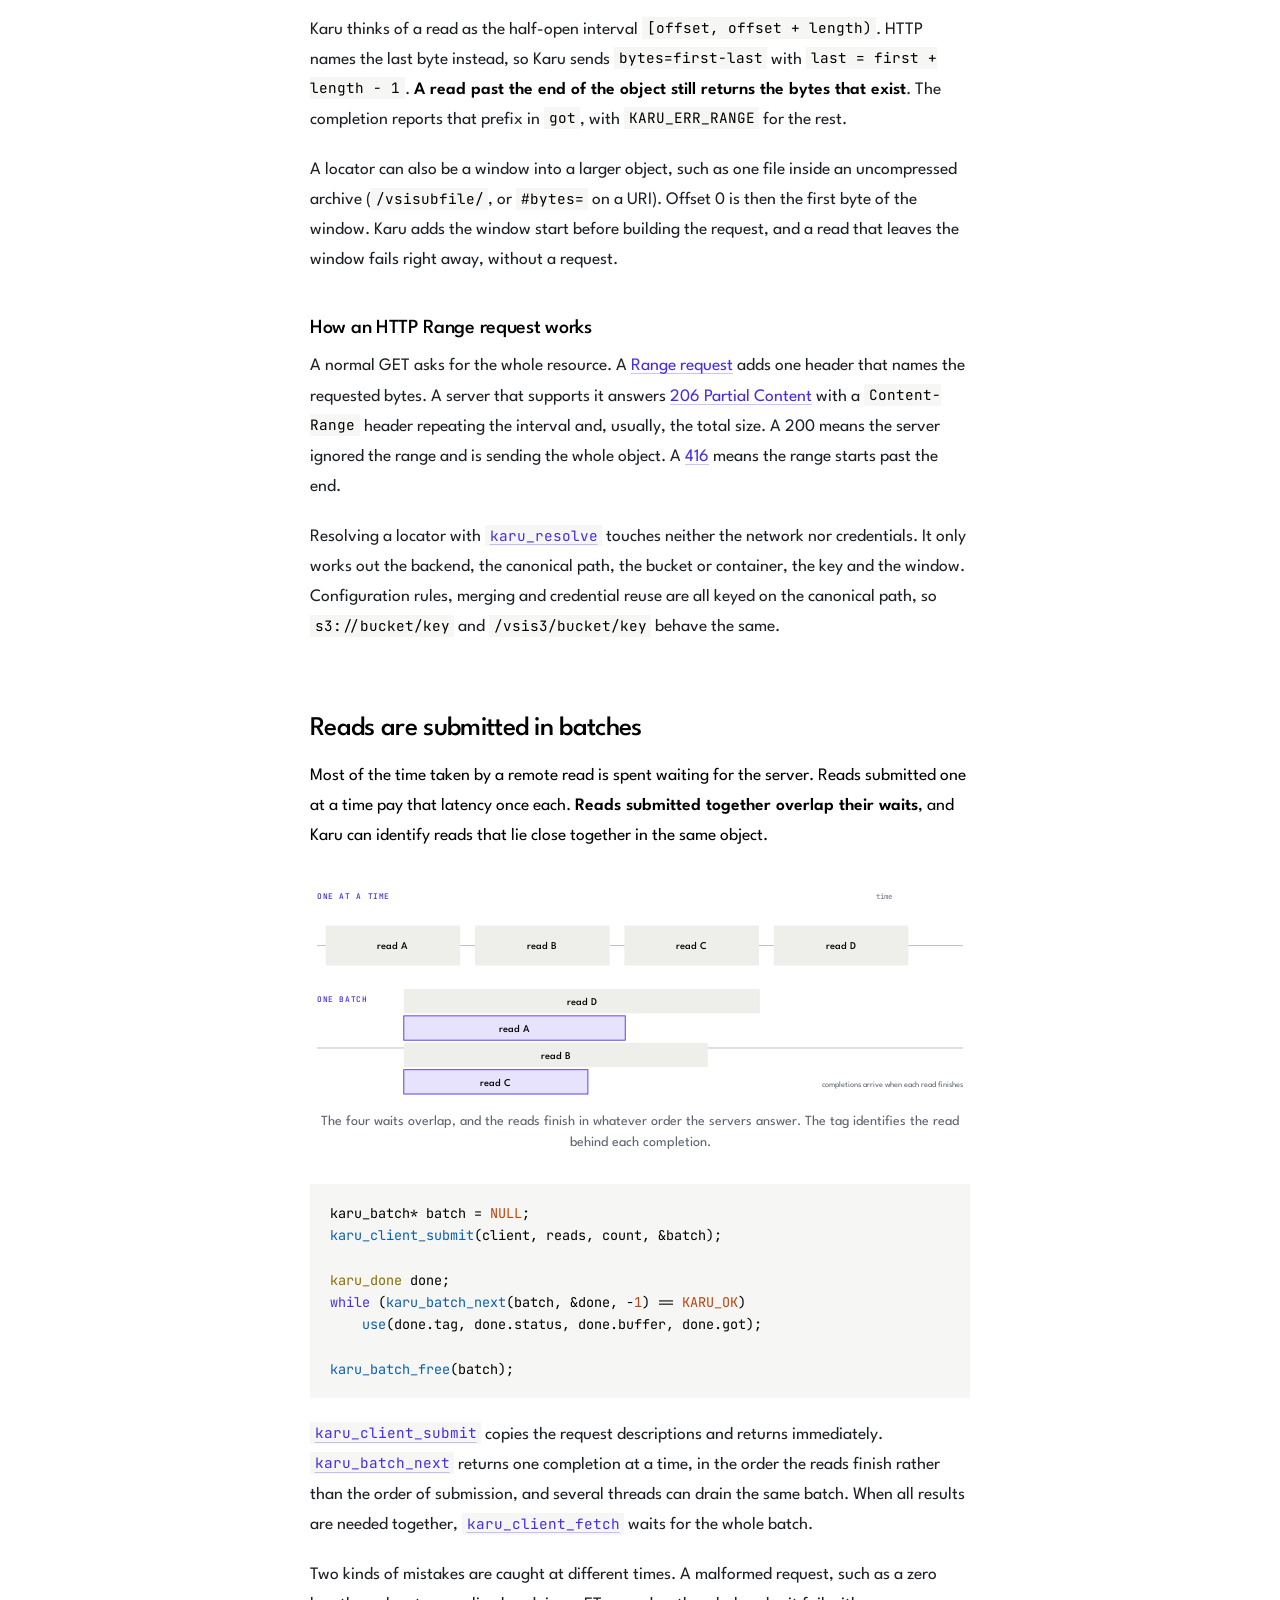
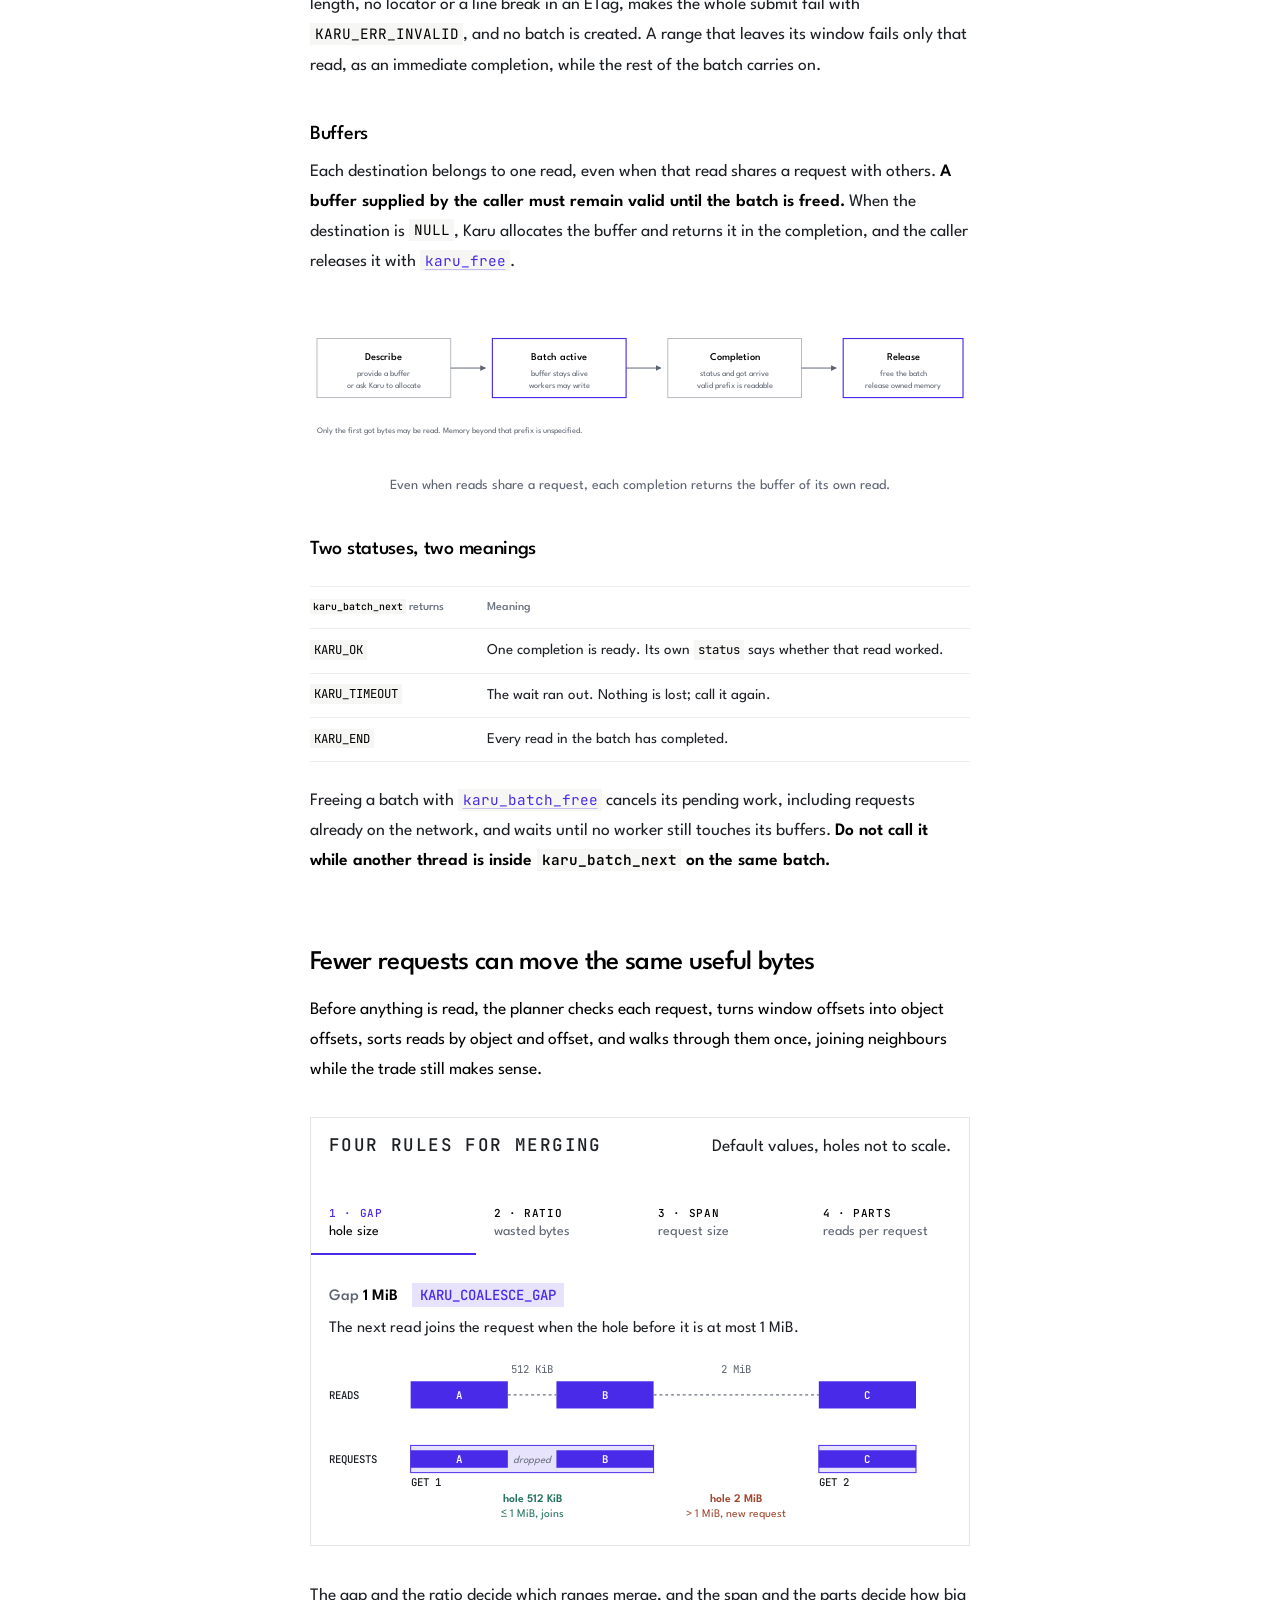
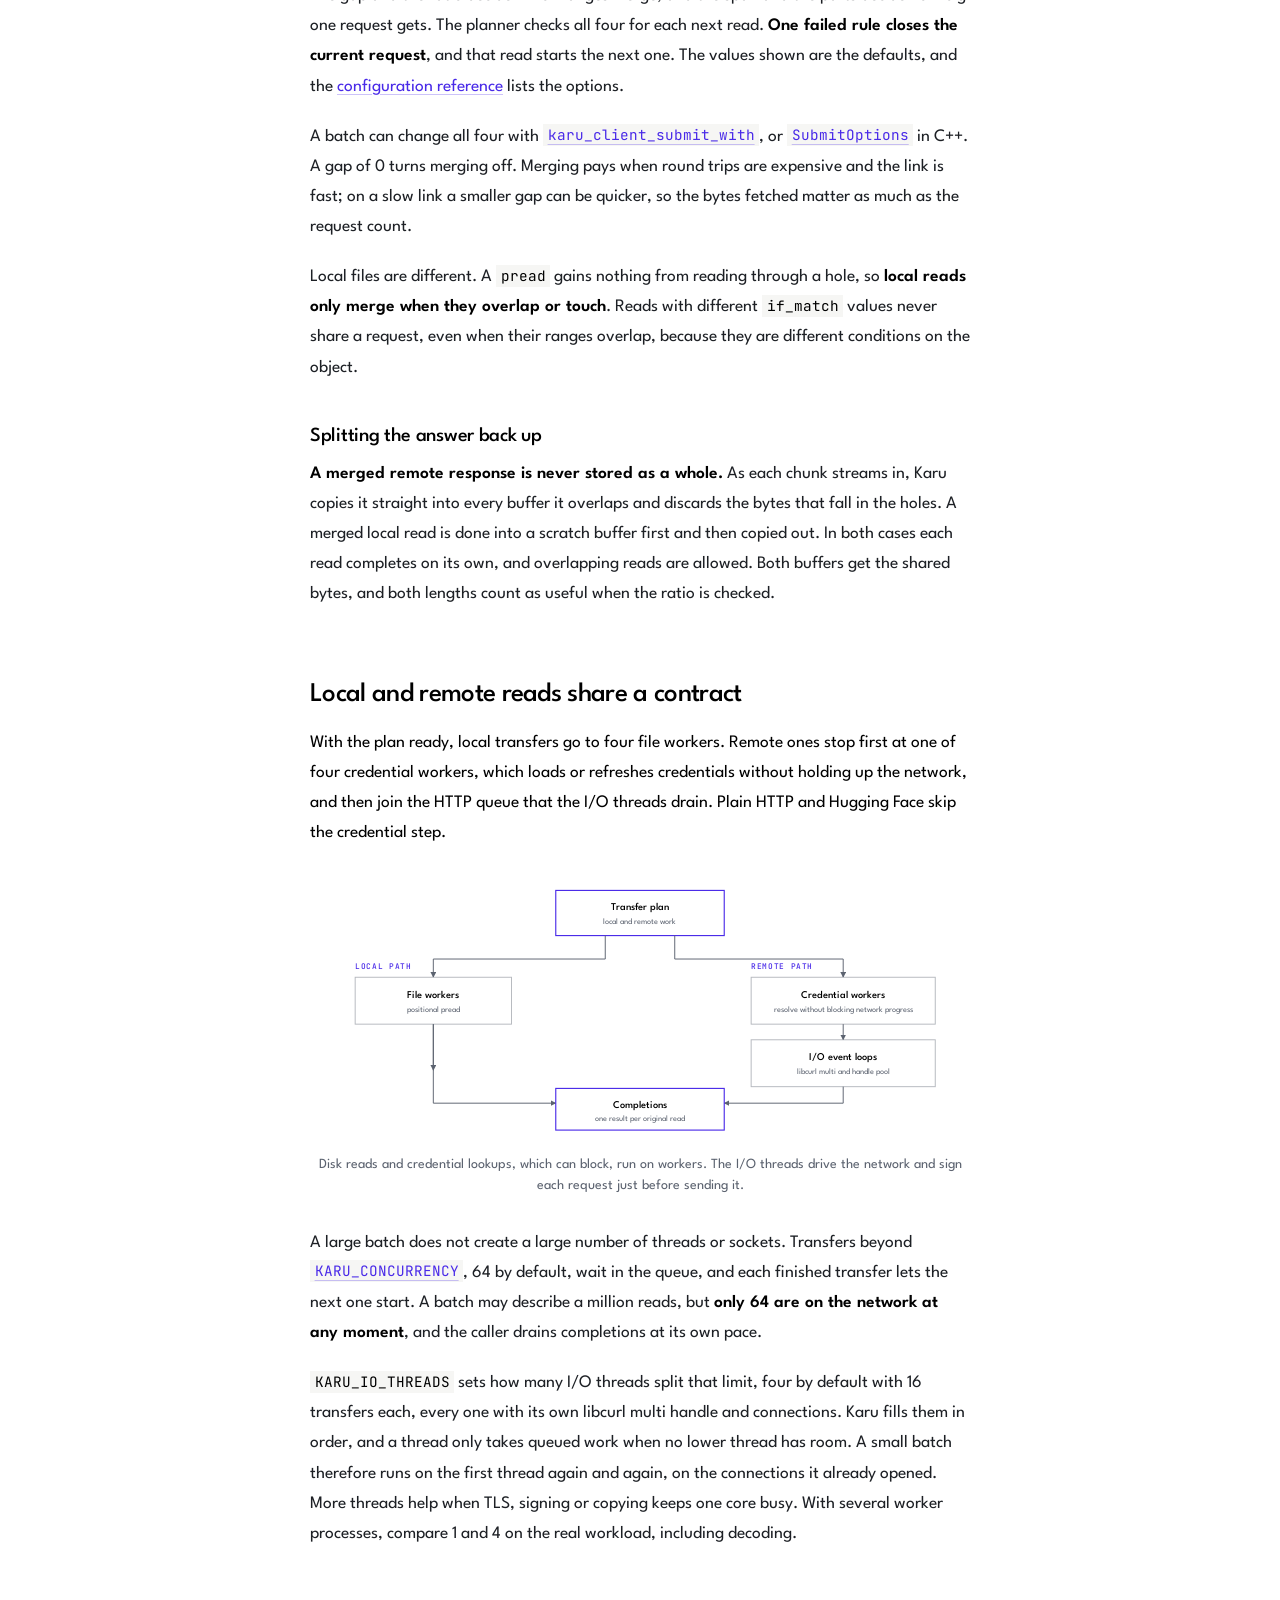
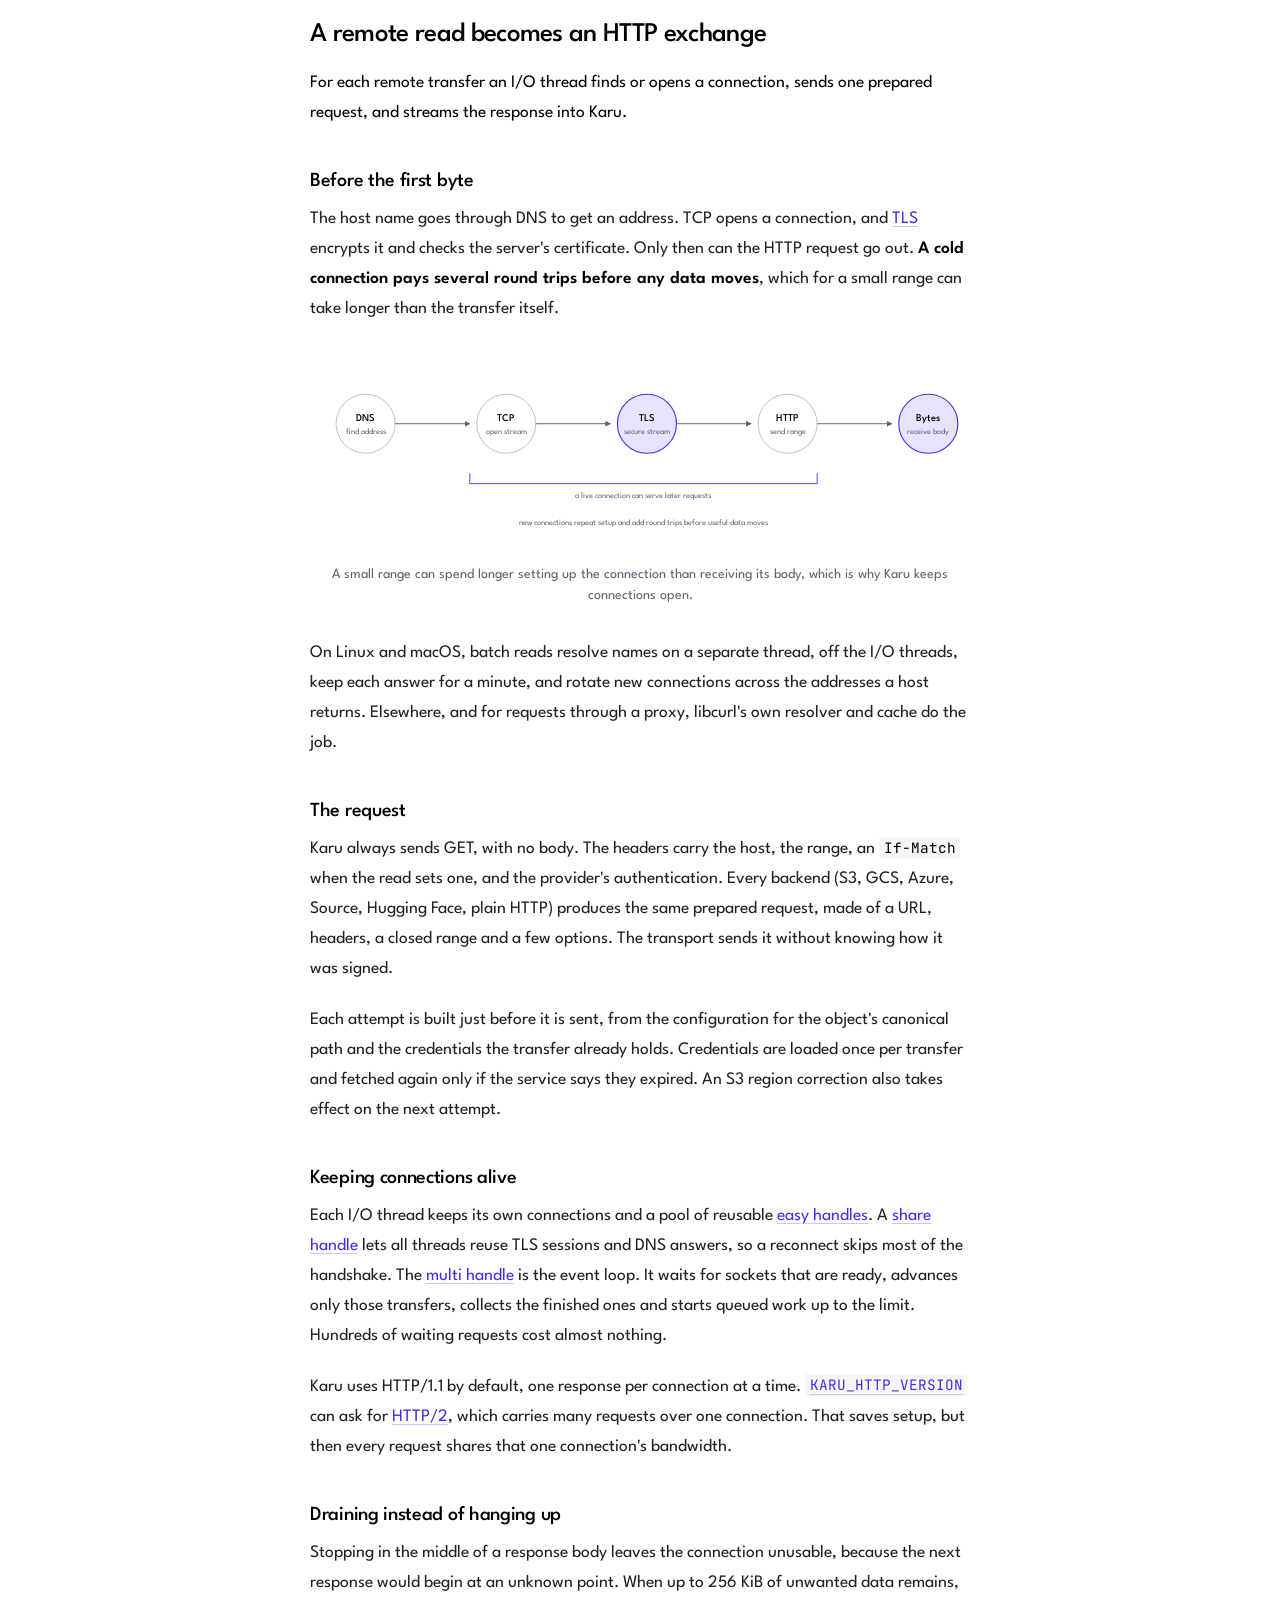
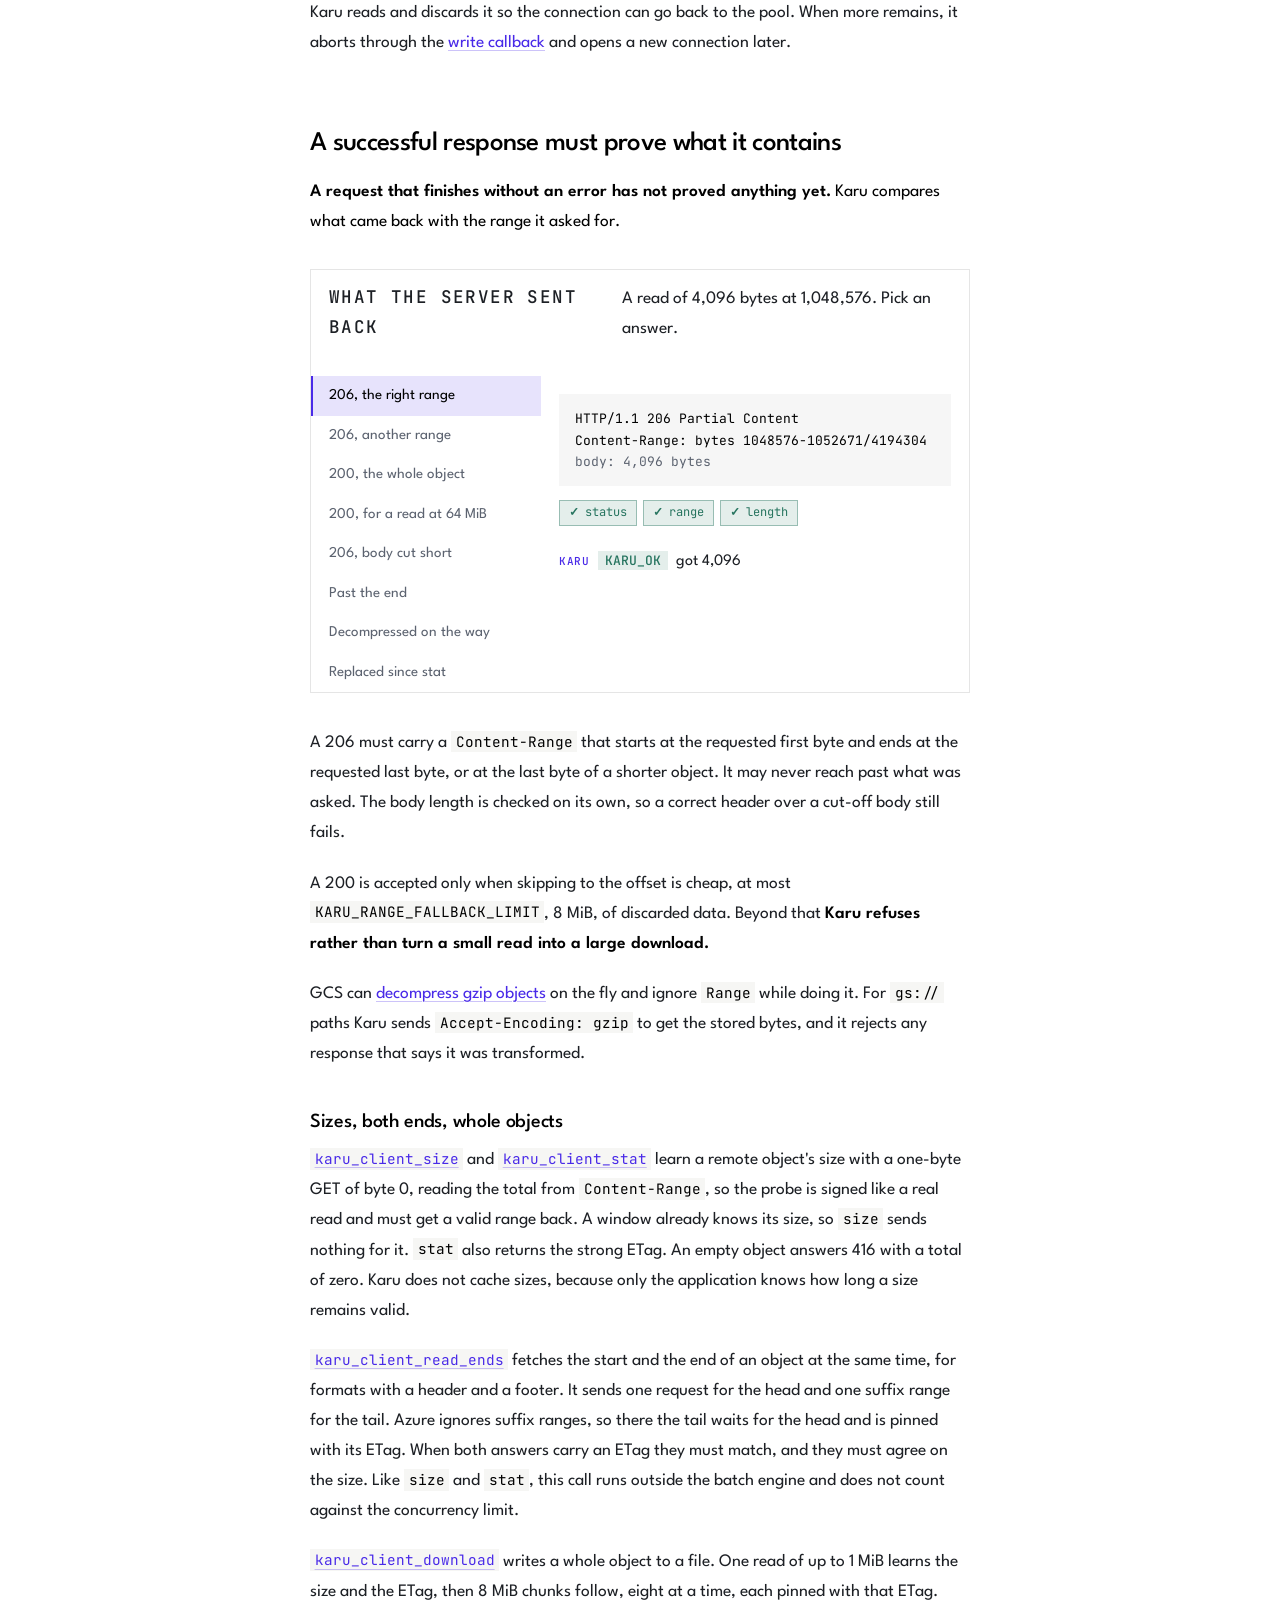
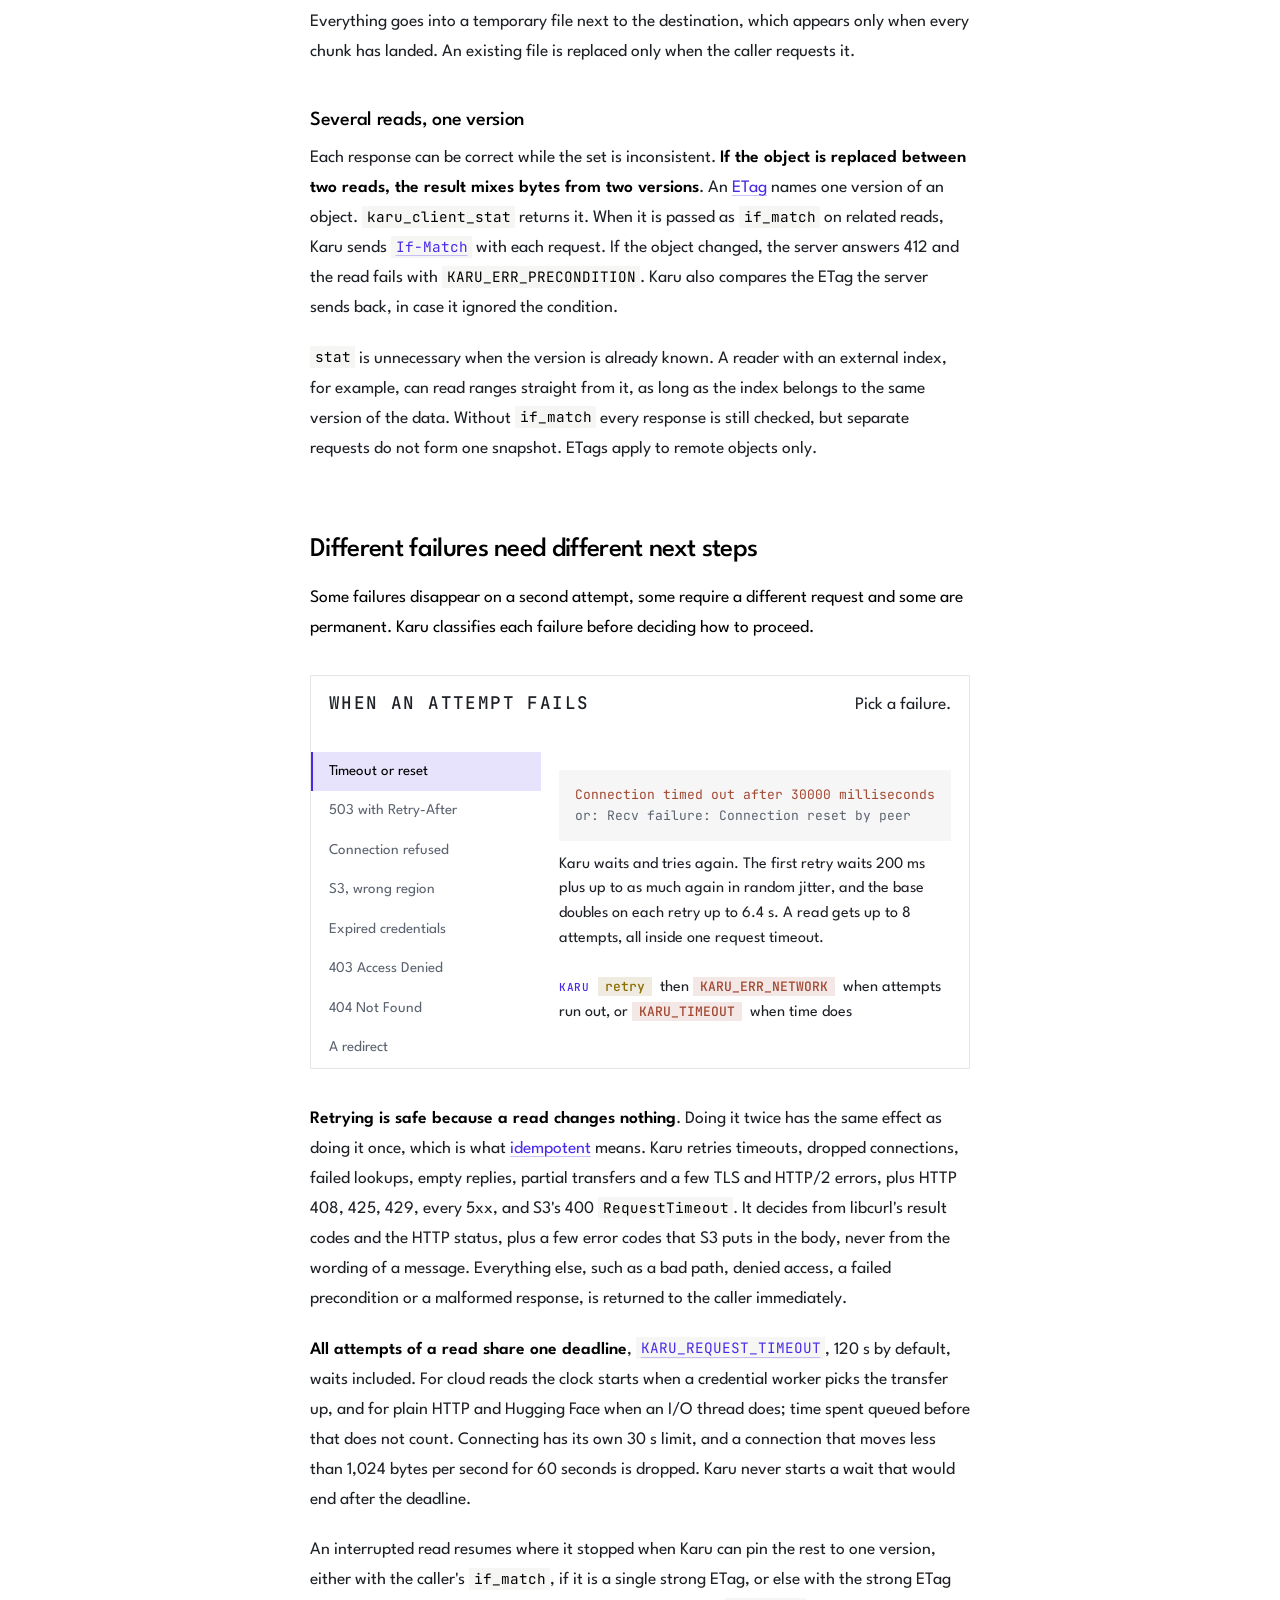
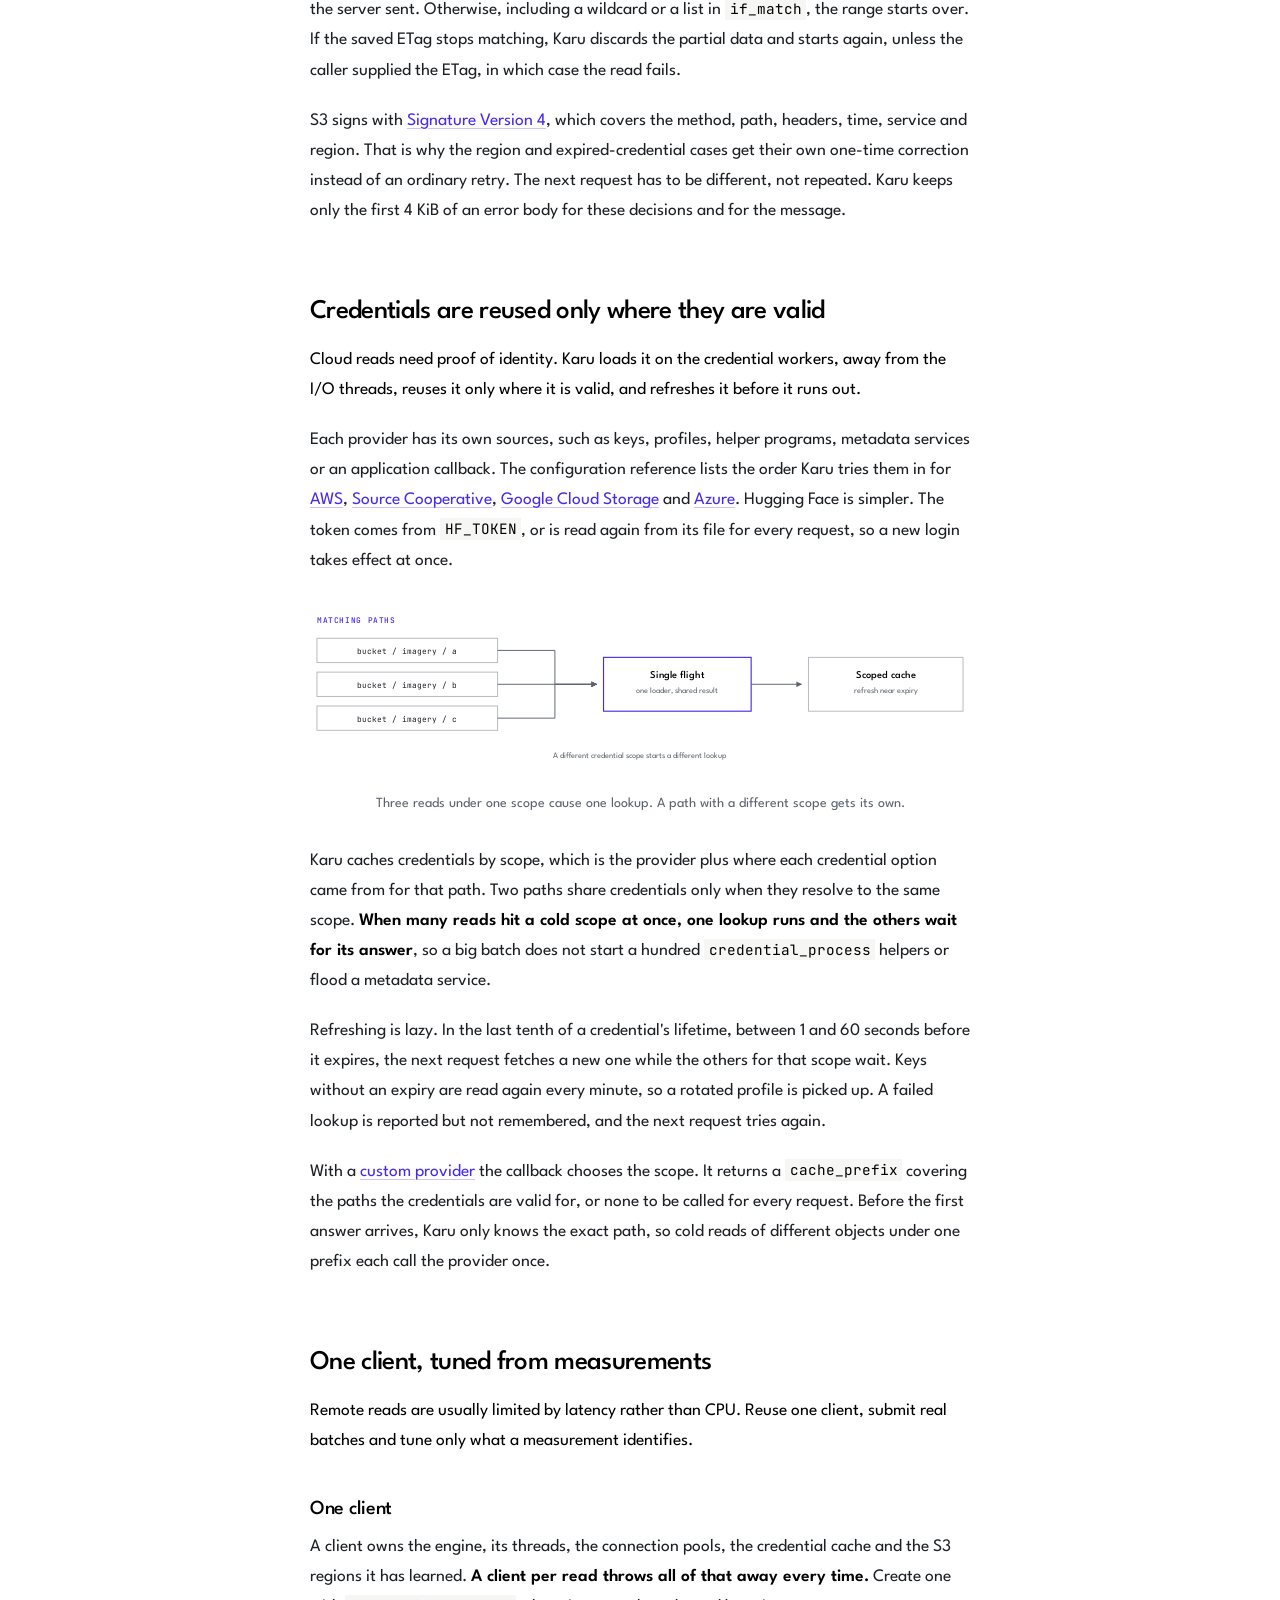
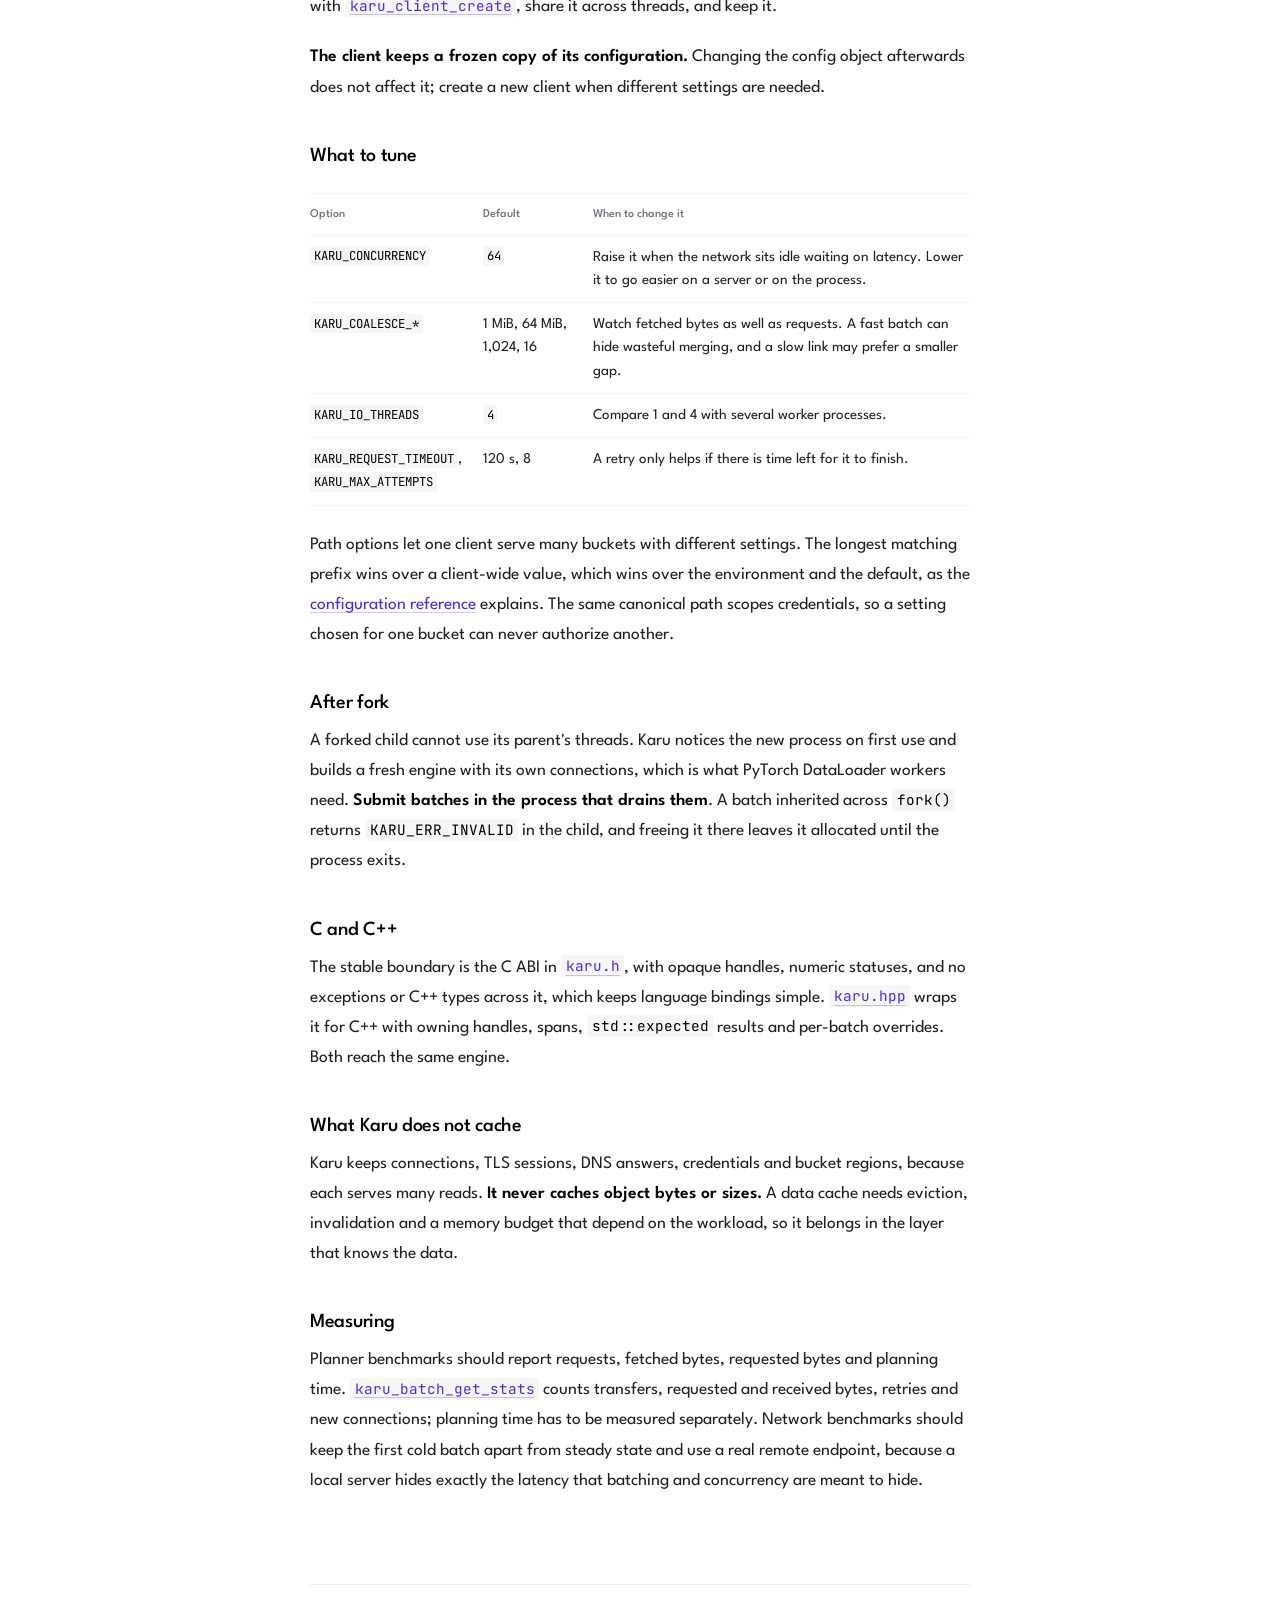
<file: docs/how-karu-reads.html>
<!DOCTYPE html>
<html lang="en">
<head>
<meta charset="utf-8">
<meta name="viewport" content="width=device-width, initial-scale=1, viewport-fit=cover">
<meta name="theme-color" content="#ffffff">
<meta name="description" content="Learn how Karu turns byte ranges into reliable local and remote reads, from the first request to batching, retries, and credentials.">
<title>Karu · How Karu reads</title>
<link rel="icon" href="assets/svg/karu-mark-color.svg" type="image/svg+xml">
<link rel="preconnect" href="https://fonts.googleapis.com">
<link rel="preconnect" href="https://fonts.gstatic.com" crossorigin>
<link href="https://fonts.googleapis.com/css2?family=JetBrains+Mono:wght@400;500&family=League+Spartan:wght@300;400;500;600&display=swap" rel="stylesheet">
<link rel="stylesheet" href="assets/css/reading.css?v=4">
<link rel="stylesheet" href="assets/css/guide.css?v=1">
<link rel="stylesheet" href="assets/css/reads.css?v=6">
</head>
<body>
<div class="page">
  <header class="masthead">
    <a class="lockup" href="index.html" aria-label="Karu home">
      <img class="marksvg" src="assets/svg/karu-mark.svg" alt="">
      <span class="wm-sm">karu</span>
    </a>

    <div class="offsite" aria-label="Project links">
      <a href="https://github.com/asterisk-labs/karu" title="GitHub" aria-label="Karu on GitHub" rel="noopener noreferrer">
        <svg class="github" viewBox="0 0 24 24" aria-hidden="true"><path d="M12 .3a12 12 0 0 0-3.8 23.4c.6.1.8-.3.8-.6v-2.1c-3.3.7-4-1.6-4-1.6-.5-1.4-1.3-1.7-1.3-1.7-1.1-.7.1-.7.1-.7 1.2.1 1.8 1.2 1.8 1.2 1.1 1.8 2.8 1.3 3.5 1 .1-.8.4-1.3.8-1.6-2.7-.3-5.5-1.3-5.5-5.9 0-1.3.5-2.4 1.2-3.2-.1-.3-.5-1.5.1-3.2 0 0 1-.3 3.3 1.2a11.5 11.5 0 0 1 6 0c2.3-1.5 3.3-1.2 3.3-1.2.6 1.7.2 2.9.1 3.2.8.8 1.2 1.9 1.2 3.2 0 4.6-2.8 5.6-5.5 5.9.4.4.8 1.1.8 2.2v3.3c0 .3.2.7.8.6A12 12 0 0 0 12 .3"></path></svg>
      </a>
      <a class="rumi" href="https://asterisk.coop/rumi/" title="Rumi" aria-label="Rumi, the raster format that reads through Karu" rel="noopener noreferrer">
        <svg viewBox="0 0 16 16" aria-hidden="true"><path d="M5.5 1.8h5v2.7h-5zM3.7 5.2h8.6v2.7H3.7zM2.6 8.6h10.8v2.7H2.6zM1.6 12h12.8v2.7H1.6z"></path></svg>
        <img class="mark-color" src="assets/svg/rumi-mark.svg" alt="" width="16" height="16">
      </a>
      <a class="asterisk" href="https://asterisk.coop" title="asterisk labs" aria-label="asterisk labs" rel="noopener noreferrer">
        <img class="mark-mono" src="assets/svg/asterisk-mark-black.svg" alt="" width="16" height="18">
        <img class="mark-color" src="assets/svg/asterisk-mark-color.svg" alt="" width="16" height="18">
      </a>
    </div>

    <nav class="nav" aria-label="Sections">
      <a href="how-karu-reads.html" class="here">How Karu reads</a>
      <a href="configuration.html">Configuration</a>
      <a href="api.html">API</a>
      <a href="deck/index.html">Deck</a>
    </nav>
  </header>

  <main class="doc">
    <nav class="toc" aria-label="Contents">
      <p class="toc-title">Docs</p>
      <ol class="toc-pages">
        <li><a href="how-karu-reads.html" class="here" aria-current="page">How Karu reads</a></li>
        <li><a href="configuration.html">Configuration</a></li>
        <li><a href="api.html">API</a></li>
      </ol>
    </nav>

    <article class="content">
      <h1>How Karu reads</h1>
      <ul class="facts">
        <li>What happens between asking for a byte range and getting a filled buffer back.</li>
      </ul>
      <aside class="series" aria-label="Section">
        <p class="series-title">Docs, in 3 pages</p>
        <ol>
          <li class="here" aria-current="page">How Karu reads</li>
          <li><a href="configuration.html">Configuration</a></li>
          <li><a href="api.html">API</a></li>
        </ol>
      </aside>

      <p class="lede">Karu is a byte-range reader. Each read names an object, an offset, a length and a destination buffer. Karu retrieves the bytes from a local file, an HTTP server or a cloud object store and reports a completion for every read. This page follows a single read from its description to its completion and explains the design decisions at each stage.</p>

      <h2 class="part" id="start">One read, seen from end to end</h2>
      <p class="section-intro">The example reads 4 KiB starting 1 MiB into an object on S3. Its four steps show the request the caller fills in, the transfer the planner makes of it, the HTTP exchange Karu sends and checks, and the completion it returns. Local files follow the same steps, with a <code>pread</code> in place of the HTTP exchange.</p>
      <div class="rk" data-rk="steps">
        <div class="rk-head"><p class="rk-title">Follow one read</p><p class="rk-hint">Click a step, or use the arrow keys.</p></div>
        <div class="rk-tabs" role="tablist" aria-label="Steps of one read">
          <button type="button" class="rk-tab" role="tab" id="step-1" aria-controls="step-1-panel" aria-selected="true"><b>1 · Intent</b><span>the description</span></button>
          <button type="button" class="rk-tab" role="tab" id="step-2" aria-controls="step-2-panel" aria-selected="false"><b>2 · Plan</b><span>reads to transfers</span></button>
          <button type="button" class="rk-tab" role="tab" id="step-3" aria-controls="step-3-panel" aria-selected="false"><b>3 · Transfer</b><span>request and response</span></button>
          <button type="button" class="rk-tab" role="tab" id="step-4" aria-controls="step-4-panel" aria-selected="false"><b>4 · Result</b><span>the completion</span></button>
        </div>
        <div class="rk-panel" role="tabpanel" id="step-1-panel" aria-labelledby="step-1">
<pre><code>karu_req read = {
    .locator = scene,      <span class="rk-key">// karu_resolve("s3://bucket/scene.tif")</span>
    .offset  = <span class="rk-num">1048576</span>,
    .length  = <span class="rk-num">4096</span>,
    .buffer  = buf,
    .tag     = (void*)<span class="rk-num">7</span>,
};</code></pre>
          <p>The caller describes the read once, in a <a href="https://github.com/asterisk-labs/karu/blob/v0.5.0/include/karu/karu.h#L258"><code>karu_req</code></a>. The tag belongs to the caller. Karu returns it unchanged, so each completion can be matched to its read regardless of arrival order.</p>
        </div>
        <div class="rk-panel" role="tabpanel" id="step-2-panel" aria-labelledby="step-2" hidden>
<pre><code><span class="rk-key">// transfer 1: s3://bucket/scene.tif</span>
range  <span class="rk-num">1048576</span>-<span class="rk-num">1052671</span>   <span class="rk-key">// 4,096 bytes</span>
parts  <span class="rk-num">1</span>                 <span class="rk-key">// tag 7, into buf</span></code></pre>
          <p>The planner checks the read, turns a window offset into an object offset and groups reads by object. This read has no neighbours, so it becomes one transfer with one part. Reads that sit close together in the same object would share a transfer; <a href="#plan">merging</a> explains when.</p>
        </div>
        <div class="rk-panel" role="tabpanel" id="step-3-panel" aria-labelledby="step-3" hidden>
<pre><code>GET /scene.tif HTTP/1.1
Host: bucket.s3.us-east-1.amazonaws.com
Range: bytes=<span class="rk-num">1048576</span>-<span class="rk-num">1052671</span>
Authorization: AWS4-HMAC-SHA256 Credential=…

HTTP/1.1 <span class="rk-ok">206 Partial Content</span>
Content-Range: bytes <span class="rk-num">1048576</span>-<span class="rk-num">1052671</span>/<span class="rk-num">2147483648</span>
Content-Length: <span class="rk-num">4096</span></code></pre>
          <div class="rk-gates"><span class="rk-gate is-pass">status 206</span><span class="rk-gate is-pass">range starts and ends where asked</span><span class="rk-gate is-pass">4,096 bytes arrived</span></div>
          <p>HTTP names the last byte, not the length, so the range ends at 1,052,671. The request is signed just before it is sent, once the range and the region are known. A response without an error is not yet a success. Karu accepts it only when the status, the returned range and the byte count all match the request.</p>
        </div>
        <div class="rk-panel" role="tabpanel" id="step-4-panel" aria-labelledby="step-4" hidden>
<pre><code>karu_done done;
karu_batch_next(batch, &amp;done, -1);
<span class="rk-key">// done.tag    == (void*)7</span>
<span class="rk-key">// done.status == KARU_OK</span>
<span class="rk-key">// done.got    == 4096</span>
<span class="rk-key">// done.buffer == buf</span></code></pre>
          <p>The completion, a <a href="https://github.com/asterisk-labs/karu/blob/v0.5.0/include/karu/karu.h#L274"><code>karu_done</code></a>, carries the caller's tag, a status and a byte count. Only the first <code>got</code> bytes of the buffer are valid.</p>
        </div>
      </div>
      <p>Karu knows where the bytes are stored, which range is requested and which buffer receives it. It does not know what the bytes represent, whether an image tile, a Parquet row group or a compressed frame. The rest of the design follows from this separation. <strong>Because Karu never interprets the bytes, it can reorder reads, merge neighbouring reads into one request and retry them.</strong></p>
      <p>Internally, <strong>the read is kept separate from the network request that serves it</strong>. The planner turns reads into <em>transfers</em>, one local read or one HTTP request each. Every read becomes a <em>part</em> of some transfer, and every part finishes as its own completion. Three reads can share one request and still produce three completions, each with its own buffer and tag. If that shared request fails, all three report the failure.</p>
      <h3>What Karu does and what it leaves to the caller</h3>
      <p><strong>Karu only reads.</strong> It resolves addresses, reports sizes and reads ranges from local files, plain HTTP, Amazon S3 and compatible stores, Google Cloud Storage, Azure Blob and Data Lake Storage, Hugging Face and Source Cooperative. It can also download large objects in parallel. It never writes, deletes or lists remote objects, it does not parse formats, and it does not cache object data.</p>

      <h2 class="part" id="address">A read is a location, not a cursor</h2>
      <p class="section-intro">Karu reads the way <a href="https://man7.org/linux/man-pages/man2/pread.2.html"><code>pread</code></a> does, the classic positional read of POSIX. Each read carries its own object, offset, length and destination, and nothing is stored between reads, so there is no file position to seek or to protect with a lock.</p>
      <p>An ordinary file handle keeps a cursor. Reading moves it forward and seeking moves it elsewhere, so two threads sharing one handle step on each other. <a href="https://man7.org/linux/man-pages/man2/pread.2.html"><code>pread</code></a> takes the offset as an argument instead and never moves the cursor, and Karu applies that model to every backend, remote objects included. That is what <em>stateless</em> means here. <strong>No read changes anything another read can see</strong>, so the engine can run reads in any order, or all at once.</p>
      <figure class="diagram wide story-figure compact">
        <svg viewBox="0 0 760 232" role="img" aria-labelledby="cursor-title cursor-desc">
          <title id="cursor-title">Cursor reads compared with positional reads</title>
          <desc id="cursor-desc">Cursor reads share and move one position while positional reads carry independent offsets.</desc>
          <defs><marker id="arrow-cursor" viewBox="0 0 10 10" refX="9" refY="5" markerWidth="6" markerHeight="6" orient="auto"><path d="M0 0 10 5 0 10Z"/></marker></defs>
          <text class="flow-stage" x="8" y="19">CURSOR MODEL</text>
          <rect class="object-track" x="8" y="38" width="744" height="34"/>
          <line class="cursor-mark" x1="282" y1="30" x2="282" y2="84"/>
          <path class="cursor-head" d="M274 27l8-9 8 9Z"/>
          <text class="flow-note" x="282" y="99">one mutable position shared by later reads</text>
          <path class="flow-arrow" style="marker-end:url(#arrow-cursor)" d="M302 55H440"/>
          <text class="flow-note" x="372" y="48">read advances the cursor</text>

          <text class="flow-stage" x="8" y="137">POSITIONAL MODEL</text>
          <rect class="object-track" x="8" y="154" width="744" height="34"/>
          <rect class="object-range" x="126" y="154" width="92" height="34"/>
          <rect class="object-range second" x="420" y="154" width="128" height="34"/>
          <text class="range-byte" x="172" y="175">read A</text><text class="range-byte" x="484" y="175">read B</text>
          <text class="flow-note" x="172" y="211">offset 118</text><text class="flow-note" x="484" y="211">offset 412</text>
        </svg>
        <figcaption>With a cursor, every read depends on the one before it. With positions, reads A and B can run in either order or at the same time.</figcaption>
      </figure>
      <p>A local file and a remote object differ more than the API suggests. A file descriptor is a kernel handle, and <code>pread</code> copies from the page cache in microseconds. A remote object has no open handle, and every read is a network exchange that may need a DNS lookup, a TLS connection, a signature and a fresh response. A 4 KiB read can easily wait 50 or 100 ms, nearly all of it in round trips. That is why Karu works so hard on request count, concurrency and connection reuse.</p>
      <div class="rk" data-rk="range">
        <div class="rk-head"><p class="rk-title">Ranges and windows</p><p class="rk-hint">Drag the sliders. The object is 64 KiB.</p></div>
        <div class="rk-controls">
          <div class="rk-control"><label for="rk-offset">offset <output data-show="offset">16,384</output></label><input id="rk-offset" name="offset" type="range" min="0" max="65535" step="128" value="16384"></div>
          <div class="rk-control"><label for="rk-length">length <output data-show="length">4,096</output></label><input id="rk-length" name="length" type="range" min="1" max="24576" step="1" value="4096"></div>
          <div class="rk-control"><label class="rk-toggle"><input name="window" type="checkbox"> read through a 32 KiB window</label></div>
        </div>
        <svg class="rk-draw" viewBox="0 0 720 90" role="img" aria-label="The object, the window when it is on, and the selected range"></svg>
        <div class="rk-read" aria-live="polite">
          <div><span>Requested interval</span><code data-out="interval">[16,384, 20,480)</code></div>
          <div><span>In the object</span><code data-out="absolute">the same, no window</code></div>
          <div><span>Header Karu sends</span><code data-out="header">Range: bytes=16384-20479</code></div>
          <div><span>What happens</span><code data-out="verdict">206 with Content-Range: bytes 16384-20479/65536</code></div>
        </div>
      </div>
      <p>Karu thinks of a read as the half-open interval <code>[offset, offset + length)</code>. HTTP names the last byte instead, so Karu sends <code>bytes=first-last</code> with <code>last = first + length - 1</code>. <strong>A read past the end of the object still returns the bytes that exist</strong>. The completion reports that prefix in <code>got</code>, with <code>KARU_ERR_RANGE</code> for the rest.</p>
      <p>A locator can also be a window into a larger object, such as one file inside an uncompressed archive (<code>/vsisubfile/</code>, or <code>#bytes=</code> on a URI). Offset 0 is then the first byte of the window. Karu adds the window start before building the request, and a read that leaves the window fails right away, without a request.</p>
      <h3>How an HTTP Range request works</h3>
      <p>A normal GET asks for the whole resource. A <a href="https://www.rfc-editor.org/rfc/rfc9110#name-range-requests">Range request</a> adds one header that names the requested bytes. A server that supports it answers <a href="https://www.rfc-editor.org/rfc/rfc9110#name-206-partial-content">206 Partial Content</a> with a <code>Content-Range</code> header repeating the interval and, usually, the total size. A 200 means the server ignored the range and is sending the whole object. A <a href="https://developer.mozilla.org/en-US/docs/Web/HTTP/Reference/Status/416">416</a> means the range starts past the end.</p>
      <p>Resolving a locator with <a href="https://github.com/asterisk-labs/karu/blob/v0.5.0/include/karu/karu.h#L135"><code>karu_resolve</code></a> touches neither the network nor credentials. It only works out the backend, the canonical path, the bucket or container, the key and the window. Configuration rules, merging and credential reuse are all keyed on the canonical path, so <code>s3://bucket/key</code> and <code>/vsis3/bucket/key</code> behave the same.</p>

      <h2 class="part" id="batch">Reads are submitted in batches</h2>
      <p class="section-intro">Most of the time taken by a remote read is spent waiting for the server. Reads submitted one at a time pay that latency once each. <strong>Reads submitted together overlap their waits</strong>, and Karu can identify reads that lie close together in the same object.</p>
      <figure class="diagram wide story-figure">
        <svg viewBox="0 0 760 246" role="img" aria-labelledby="batch-title batch-desc">
          <title id="batch-title">Sequential reads compared with a concurrent batch</title><desc id="batch-desc">Four sequential reads wait one after another while four batched reads overlap and finish in different order.</desc>
          <text class="flow-stage" x="8" y="19">ONE AT A TIME</text><text class="flow-stage" x="8" y="137">ONE BATCH</text><text class="time-label" x="670" y="19">time</text>
          <line class="timeline" x1="8" y1="72" x2="752" y2="72"/>
          <g class="wait-block"><rect x="18" y="49" width="155" height="46"/><text x="95" y="76">read A</text></g><g class="wait-block"><rect x="190" y="49" width="155" height="46"/><text x="267" y="76">read B</text></g><g class="wait-block"><rect x="362" y="49" width="155" height="46"/><text x="439" y="76">read C</text></g><g class="wait-block"><rect x="534" y="49" width="155" height="46"/><text x="611" y="76">read D</text></g>
          <line class="timeline" x1="8" y1="190" x2="752" y2="190"/>
          <g class="wait-block accent"><rect x="108" y="153" width="255" height="28"/><text x="235" y="172">read A</text></g><g class="wait-block"><rect x="108" y="184" width="350" height="28"/><text x="283" y="203">read B</text></g><g class="wait-block accent"><rect x="108" y="215" width="212" height="28"/><text x="214" y="234">read C</text></g><g class="wait-block"><rect x="108" y="122" width="410" height="28"/><text x="313" y="141">read D</text></g>
          <text class="flow-note right" x="752" y="235">completions arrive when each read finishes</text>
        </svg>
        <figcaption>The four waits overlap, and the reads finish in whatever order the servers answer. The tag identifies the read behind each completion.</figcaption>
      </figure>
<pre><code class="language-c">karu_batch* batch = NULL;
karu_client_submit(client, reads, count, &amp;batch);

karu_done done;
while (karu_batch_next(batch, &amp;done, -1) == KARU_OK)
    use(done.tag, done.status, done.buffer, done.got);

karu_batch_free(batch);</code></pre>
      <p><a href="https://github.com/asterisk-labs/karu/blob/v0.5.0/include/karu/karu.h#L289"><code>karu_client_submit</code></a> copies the request descriptions and returns immediately. <a href="https://github.com/asterisk-labs/karu/blob/v0.5.0/include/karu/karu.h#L299"><code>karu_batch_next</code></a> returns one completion at a time, in the order the reads finish rather than the order of submission, and several threads can drain the same batch. When all results are needed together, <a href="https://github.com/asterisk-labs/karu/blob/v0.5.0/include/karu/karu.h#L335"><code>karu_client_fetch</code></a> waits for the whole batch.</p>
      <p>Two kinds of mistakes are caught at different times. A malformed request, such as a zero length, no locator or a line break in an ETag, makes the whole submit fail with <code>KARU_ERR_INVALID</code>, and no batch is created. A range that leaves its window fails only that read, as an immediate completion, while the rest of the batch carries on.</p>
      <h3>Buffers</h3>
      <p>Each destination belongs to one read, even when that read shares a request with others. <strong>A buffer supplied by the caller must remain valid until the batch is freed.</strong> When the destination is <code>NULL</code>, Karu allocates the buffer and returns it in the completion, and the caller releases it with <a href="https://github.com/asterisk-labs/karu/blob/v0.5.0/include/karu/karu.h#L55"><code>karu_free</code></a>.</p>
      <figure class="diagram wide story-figure compact">
        <svg viewBox="0 0 760 176" role="img" aria-labelledby="buffer-title buffer-desc">
          <title id="buffer-title">The lifetime of a destination buffer</title><desc id="buffer-desc">The caller creates or requests a buffer, Karu writes while the batch is active, the completion makes the valid prefix readable, and ownership ends when the buffer and batch are released.</desc>
          <defs><marker id="arrow-buffer" viewBox="0 0 10 10" refX="9" refY="5" markerWidth="6" markerHeight="6" orient="auto"><path d="M0 0 10 5 0 10Z"/></marker></defs>
          <g class="flow-card"><rect x="8" y="34" width="154" height="68"/><text x="85" y="59">Describe</text><text class="sub" x="85" y="77">provide a buffer</text><text class="sub" x="85" y="91">or ask Karu to allocate</text></g>
          <path class="flow-arrow" style="marker-end:url(#arrow-buffer)" d="M162 68H202"/>
          <g class="flow-card accent"><rect x="210" y="34" width="154" height="68"/><text x="287" y="59">Batch active</text><text class="sub" x="287" y="77">buffer stays alive</text><text class="sub" x="287" y="91">workers may write</text></g>
          <path class="flow-arrow" style="marker-end:url(#arrow-buffer)" d="M364 68H404"/>
          <g class="flow-card"><rect x="412" y="34" width="154" height="68"/><text x="489" y="59">Completion</text><text class="sub" x="489" y="77">status and got arrive</text><text class="sub" x="489" y="91">valid prefix is readable</text></g>
          <path class="flow-arrow" style="marker-end:url(#arrow-buffer)" d="M566 68H606"/>
          <g class="flow-card accent"><rect x="614" y="34" width="138" height="68"/><text x="683" y="59">Release</text><text class="sub" x="683" y="77">free the batch</text><text class="sub" x="683" y="91">release owned memory</text></g>
          <text class="flow-note left" x="8" y="143">Only the first got bytes may be read. Memory beyond that prefix is unspecified.</text>
        </svg>
        <figcaption>Even when reads share a request, each completion returns the buffer of its own read.</figcaption>
      </figure>
      <h3>Two statuses, two meanings</h3>
      <table class="spec"><thead><tr><th><code>karu_batch_next</code> returns</th><th>Meaning</th></tr></thead><tbody>
        <tr><td><code>KARU_OK</code></td><td>One completion is ready. Its own <code>status</code> says whether that read worked.</td></tr>
        <tr><td><code>KARU_TIMEOUT</code></td><td>The wait ran out. Nothing is lost; call it again.</td></tr>
        <tr><td><code>KARU_END</code></td><td>Every read in the batch has completed.</td></tr>
      </tbody></table>
      <p>Freeing a batch with <a href="https://github.com/asterisk-labs/karu/blob/v0.5.0/include/karu/karu.h#L303"><code>karu_batch_free</code></a> cancels its pending work, including requests already on the network, and waits until no worker still touches its buffers. <strong>Do not call it while another thread is inside <code>karu_batch_next</code> on the same batch.</strong></p>

      <h2 class="part" id="plan">Fewer requests can move the same useful bytes</h2>
      <p class="section-intro">Before anything is read, the planner checks each request, turns window offsets into object offsets, sorts reads by object and offset, and walks through them once, joining neighbours while the trade still makes sense.</p>
      <div class="rk" data-rk="rules">
        <div class="rk-head"><p class="rk-title">Four rules for merging</p><p class="rk-hint">Default values, holes not to scale.</p></div>
        <div class="rk-tabs" role="tablist" aria-label="Planner rules">
          <button type="button" class="rk-tab" role="tab" id="merge-gap" aria-controls="merge-gap-panel" aria-selected="true"><b>1 · Gap</b><span>hole size</span></button>
          <button type="button" class="rk-tab" role="tab" id="merge-ratio" aria-controls="merge-ratio-panel" aria-selected="false"><b>2 · Ratio</b><span>wasted bytes</span></button>
          <button type="button" class="rk-tab" role="tab" id="merge-span" aria-controls="merge-span-panel" aria-selected="false"><b>3 · Span</b><span>request size</span></button>
          <button type="button" class="rk-tab" role="tab" id="merge-parts" aria-controls="merge-parts-panel" aria-selected="false"><b>4 · Parts</b><span>reads per request</span></button>
        </div>
        <div class="rk-panel" role="tabpanel" id="merge-gap-panel" aria-labelledby="merge-gap">
          <div class="rk-rule"><p class="rk-rule-k">Gap <b>1 MiB</b></p><code class="rk-rule-env">KARU_COALESCE_GAP</code></div>
          <p class="rk-rule-text">The next read joins the request when the hole before it is at most 1 MiB.</p>
          <svg class="rk-draw rk-rule-draw" viewBox="0 0 640 176" role="img" aria-label="Reads A, B and C. The 512 KiB hole between A and B is under the 1 MiB gap, so GET 1 takes A, the hole and B. The 2 MiB hole before C is over it, so C starts GET 2."><text class="lab" x="0" y="44" text-anchor="start">READS</text><text class="lab" x="0" y="110" text-anchor="start">REQUESTS</text><rect class="read" x="84" y="26" width="100" height="28"/><text class="on" x="134.0" y="44" text-anchor="middle">A</text><rect class="read" x="234" y="26" width="100" height="28"/><text class="on" x="284.0" y="44" text-anchor="middle">B</text><rect class="read" x="504" y="26" width="100" height="28"/><text class="on" x="554.0" y="44" text-anchor="middle">C</text><line class="hole" x1="184" y1="40.0" x2="234" y2="40.0"/><text class="size" x="209.0" y="18" text-anchor="middle">512 KiB</text><line class="hole" x1="334" y1="40.0" x2="504" y2="40.0"/><text class="size" x="419.0" y="18" text-anchor="middle">2 MiB</text><rect class="fetch" x="84" y="92" width="250" height="28"/><rect class="read" x="84" y="97" width="100" height="18"/><text class="on" x="134.0" y="110" text-anchor="middle">A</text><text class="drop" x="209.0" y="110" text-anchor="middle">dropped</text><rect class="read" x="234" y="97" width="100" height="18"/><text class="on" x="284.0" y="110" text-anchor="middle">B</text><text class="lab" x="84" y="134" text-anchor="start">GET 1</text><rect class="fetch" x="504" y="92" width="100" height="28"/><rect class="read" x="504" y="97" width="100" height="18"/><text class="on" x="554.0" y="110" text-anchor="middle">C</text><text class="lab" x="504" y="134" text-anchor="start">GET 2</text><text class="vd-join" x="209" y="150" text-anchor="middle"><tspan class="vd-head">hole 512 KiB</tspan><tspan x="209" dy="16">≤ 1 MiB, joins</tspan></text><text class="vd-split" x="419" y="150" text-anchor="middle"><tspan class="vd-head">hole 2 MiB</tspan><tspan x="419" dy="16">&gt; 1 MiB, new request</tspan></text></svg>
        </div>
        <div class="rk-panel" role="tabpanel" id="merge-ratio-panel" aria-labelledby="merge-ratio" hidden>
          <div class="rk-rule"><p class="rk-rule-k">Ratio <b>16×</b></p><code class="rk-rule-env">KARU_COALESCE_AMPLIFICATION</code></div>
          <p class="rk-rule-text">The next read joins only if the request then fetches at most 16 bytes for every byte asked.</p>
          <svg class="rk-draw rk-rule-draw" viewBox="0 0 640 176" role="img" aria-label="Three 32 KiB reads, A, B and C, with 768 KiB holes, each under the gap. GET 1 with A, the hole and B fetches 832 KiB for the 64 KiB asked, 13 times, under 16. Adding C would fetch 1,632 KiB for 96 KiB, 17 times, so C starts GET 2."><text class="lab" x="0" y="44" text-anchor="start">READS</text><text class="lab" x="0" y="110" text-anchor="start">REQUESTS</text><rect class="read" x="84" y="26" width="22" height="28"/><text class="on" x="95.0" y="44" text-anchor="middle">A</text><rect class="read" x="226" y="26" width="22" height="28"/><text class="on" x="237.0" y="44" text-anchor="middle">B</text><rect class="read" x="368" y="26" width="22" height="28"/><text class="on" x="379.0" y="44" text-anchor="middle">C</text><line class="hole" x1="106" y1="40.0" x2="226" y2="40.0"/><text class="size" x="166.0" y="18" text-anchor="middle">768 KiB</text><line class="hole" x1="248" y1="40.0" x2="368" y2="40.0"/><text class="size" x="308.0" y="18" text-anchor="middle">768 KiB</text><rect class="fetch" x="84" y="92" width="164" height="28"/><rect class="read" x="84" y="97" width="22" height="18"/><text class="drop" x="166.0" y="110" text-anchor="middle">dropped</text><rect class="read" x="226" y="97" width="22" height="18"/><text class="lab" x="84" y="134" text-anchor="start">GET 1</text><rect class="fetch" x="368" y="92" width="22" height="28"/><rect class="read" x="368" y="97" width="22" height="18"/><text class="lab" x="368" y="134" text-anchor="start">GET 2</text><text class="vd-join" x="166" y="150" text-anchor="middle"><tspan class="vd-head">832 KiB for 64 KiB asked</tspan><tspan x="166" dy="16">13×, ≤ 16×, joins</tspan></text><text class="vd-split" x="420" y="150" text-anchor="middle"><tspan class="vd-head">1,632 KiB for 96 KiB asked</tspan><tspan x="420" dy="16">17×, &gt; 16×, new request</tspan></text></svg>
        </div>
        <div class="rk-panel" role="tabpanel" id="merge-span-panel" aria-labelledby="merge-span" hidden>
          <div class="rk-rule"><p class="rk-rule-k">Span <b>64 MiB</b></p><code class="rk-rule-env">KARU_COALESCE_LIMIT</code></div>
          <p class="rk-rule-text">A request covers at most 64 MiB, from its first byte to its last.</p>
          <svg class="rk-draw rk-rule-draw" viewBox="0 0 640 176" role="img" aria-label="Three 24 MiB reads, A, B and C, with 512 KiB holes. GET 1 takes A and B, 48.5 MiB. Adding C would make it 73 MiB, over 64 MiB, so C starts GET 2."><text class="lab" x="0" y="44" text-anchor="start">READS</text><text class="lab" x="0" y="110" text-anchor="start">REQUESTS</text><rect class="read" x="84" y="26" width="170" height="28"/><text class="on" x="169.0" y="44" text-anchor="middle">A</text><rect class="read" x="266" y="26" width="170" height="28"/><text class="on" x="351.0" y="44" text-anchor="middle">B</text><rect class="read" x="448" y="26" width="170" height="28"/><text class="on" x="533.0" y="44" text-anchor="middle">C</text><line class="hole" x1="254" y1="40.0" x2="266" y2="40.0"/><line class="hole" x1="436" y1="40.0" x2="448" y2="40.0"/><line class="ruler" x1="84" y1="64" x2="537" y2="64"/><line class="ruler" x1="537" y1="59" x2="537" y2="69"/><text class="size halo" x="310" y="80" text-anchor="middle">64 MiB from the first byte</text><rect class="fetch" x="84" y="92" width="352" height="28"/><rect class="read" x="84" y="97" width="170" height="18"/><text class="on" x="169.0" y="110" text-anchor="middle">A</text><rect class="read" x="266" y="97" width="170" height="18"/><text class="on" x="351.0" y="110" text-anchor="middle">B</text><text class="lab" x="84" y="134" text-anchor="start">GET 1</text><rect class="fetch" x="448" y="92" width="170" height="28"/><rect class="read" x="448" y="97" width="170" height="18"/><text class="on" x="533.0" y="110" text-anchor="middle">C</text><text class="lab" x="448" y="134" text-anchor="start">GET 2</text><text class="vd-join" x="260" y="150" text-anchor="middle"><tspan class="vd-head">A + B = 48.5 MiB</tspan><tspan x="260" dy="16">≤ 64 MiB, joins</tspan></text><text class="vd-split" x="470" y="150" text-anchor="middle"><tspan class="vd-head">+ C = 73 MiB</tspan><tspan x="470" dy="16">&gt; 64 MiB, new request</tspan></text></svg>
        </div>
        <div class="rk-panel" role="tabpanel" id="merge-parts-panel" aria-labelledby="merge-parts" hidden>
          <div class="rk-rule"><p class="rk-rule-k">Parts <b>1,024</b></p><code class="rk-rule-env">KARU_COALESCE_PARTS</code></div>
          <p class="rk-rule-text">A request carries at most 1,024 reads, even when they touch.</p>
          <svg class="rk-draw rk-rule-draw" viewBox="0 0 640 176" role="img" aria-label="A run of touching reads. GET 1 takes reads 1 to 1024, the most one request carries, and read 1025 starts GET 2."><text class="lab" x="0" y="44" text-anchor="start">READS</text><text class="lab" x="0" y="110" text-anchor="start">REQUESTS</text><rect class="read" x="84" y="26" width="18" height="28"/><rect class="read" x="104" y="26" width="18" height="28"/><rect class="read" x="124" y="26" width="18" height="28"/><rect class="read" x="144" y="26" width="18" height="28"/><rect class="read" x="164" y="26" width="18" height="28"/><rect class="read" x="184" y="26" width="18" height="28"/><rect class="read" x="204" y="26" width="18" height="28"/><rect class="read" x="224" y="26" width="18" height="28"/><rect class="read" x="304" y="26" width="18" height="28"/><rect class="read" x="324" y="26" width="18" height="28"/><rect class="read" x="344" y="26" width="18" height="28"/><rect class="read" x="364" y="26" width="18" height="28"/><rect class="read" x="384" y="26" width="18" height="28"/><rect class="read" x="404" y="26" width="18" height="28"/><rect class="read" x="424" y="26" width="18" height="28"/><rect class="read" x="444" y="26" width="18" height="28"/><rect class="read" x="464" y="26" width="18" height="28"/><rect class="read" x="484" y="26" width="18" height="28"/><rect class="read" x="504" y="26" width="18" height="28"/><text class="size" x="274" y="45" text-anchor="middle">…</text><text class="size" x="84" y="18" text-anchor="start">read 1</text><text class="size" x="482" y="18" text-anchor="end">read 1024</text><rect class="fetch" x="84" y="92" width="378" height="28"/><rect class="read" x="84" y="97" width="378" height="18"/><text class="on" x="273.0" y="110" text-anchor="middle">reads 1 to 1024</text><text class="lab" x="84" y="134" text-anchor="start">GET 1</text><rect class="fetch" x="464" y="92" width="58" height="28"/><rect class="read" x="464" y="97" width="58" height="18"/><text class="on" x="493.0" y="110" text-anchor="middle">1025</text><text class="lab" x="464" y="134" text-anchor="start">GET 2</text><text class="vd-split" x="482" y="150" text-anchor="end"><tspan class="vd-head">1,024 reads</tspan><tspan x="482" dy="16">full, new request</tspan></text></svg>
        </div>
      </div>
      <p>The gap and the ratio decide which ranges merge, and the span and the parts decide how big one request gets. The planner checks all four for each next read. <strong>One failed rule closes the current request</strong>, and that read starts the next one. The values shown are the defaults, and the <a href="configuration.html#runtime">configuration reference</a> lists the options.</p>
      <p>A batch can change all four with <a href="https://github.com/asterisk-labs/karu/blob/v0.5.0/include/karu/karu.h#L293"><code>karu_client_submit_with</code></a>, or <a href="https://github.com/asterisk-labs/karu/blob/v0.5.0/include/karu/karu.hpp#L190"><code>SubmitOptions</code></a> in C++. A gap of 0 turns merging off. Merging pays when round trips are expensive and the link is fast; on a slow link a smaller gap can be quicker, so the bytes fetched matter as much as the request count.</p>
      <p>Local files are different. A <code>pread</code> gains nothing from reading through a hole, so <strong>local reads only merge when they overlap or touch</strong>. Reads with different <code>if_match</code> values never share a request, even when their ranges overlap, because they are different conditions on the object.</p>
      <h3>Splitting the answer back up</h3>
      <p><strong>A merged remote response is never stored as a whole.</strong> As each chunk streams in, Karu copies it straight into every buffer it overlaps and discards the bytes that fall in the holes. A merged local read is done into a scratch buffer first and then copied out. In both cases each read completes on its own, and overlapping reads are allowed. Both buffers get the shared bytes, and both lengths count as useful when the ratio is checked.</p>

      <h2 class="part" id="move">Local and remote reads share a contract</h2>
      <p class="section-intro">With the plan ready, local transfers go to four file workers. Remote ones stop first at one of four credential workers, which loads or refreshes credentials without holding up the network, and then join the HTTP queue that the I/O threads drain. Plain HTTP and Hugging Face skip the credential step.</p>
      <figure class="diagram wide story-figure">
        <svg viewBox="0 0 760 300" role="img" aria-labelledby="route-title route-desc">
          <title id="route-title">Local and remote routes through the Karu engine</title><desc id="route-desc">The plan splits into file workers for local reads and credential workers and the I/O threads for remote reads. Both routes produce completions.</desc>
          <defs><marker id="arrow-route" viewBox="0 0 10 10" refX="9" refY="5" markerWidth="6" markerHeight="6" orient="auto"><path d="M0 0 10 5 0 10Z"/></marker></defs>
          <g class="flow-card accent"><rect x="283" y="12" width="194" height="52"/><text x="380" y="35">Transfer plan</text><text class="sub" x="380" y="51">local and remote work</text></g><path class="flow-arrow" style="marker-end:url(#arrow-route)" d="M340 64V91H142V112"/><path class="flow-arrow" style="marker-end:url(#arrow-route)" d="M420 64V91H614V112"/>
          <text class="flow-stage" x="52" y="102">LOCAL PATH</text><g class="flow-card"><rect x="52" y="112" width="180" height="54"/><text x="142" y="136">File workers</text><text class="sub" x="142" y="152">positional pread</text></g><path class="flow-arrow" style="marker-end:url(#arrow-route)" d="M142 166V219"/>
          <text class="flow-stage" x="508" y="102">REMOTE PATH</text><g class="flow-card"><rect x="508" y="112" width="212" height="54"/><text x="614" y="136">Credential workers</text><text class="sub" x="614" y="152">resolve without blocking network progress</text></g><path class="flow-arrow" style="marker-end:url(#arrow-route)" d="M614 166V184"/><g class="flow-card"><rect x="508" y="184" width="212" height="54"/><text x="614" y="207">I/O event loops</text><text class="sub" x="614" y="223">libcurl multi and handle pool</text></g><path class="flow-arrow" style="marker-end:url(#arrow-route)" d="M614 238V257H477"/><path class="flow-arrow" style="marker-end:url(#arrow-route)" d="M142 166V257H283"/>
          <g class="flow-card accent"><rect x="283" y="240" width="194" height="48"/><text x="380" y="262">Completions</text><text class="sub" x="380" y="278">one result per original read</text></g>
        </svg>
        <figcaption>Disk reads and credential lookups, which can block, run on workers. The I/O threads drive the network and sign each request just before sending it.</figcaption>
      </figure>
      <p>A large batch does not create a large number of threads or sockets. Transfers beyond <a href="configuration.html#runtime"><code>KARU_CONCURRENCY</code></a>, 64 by default, wait in the queue, and each finished transfer lets the next one start. A batch may describe a million reads, but <strong>only 64 are on the network at any moment</strong>, and the caller drains completions at its own pace.</p>
      <p><code>KARU_IO_THREADS</code> sets how many I/O threads split that limit, four by default with 16 transfers each, every one with its own libcurl multi handle and connections. Karu fills them in order, and a thread only takes queued work when no lower thread has room. A small batch therefore runs on the first thread again and again, on the connections it already opened. More threads help when TLS, signing or copying keeps one core busy. With several worker processes, compare 1 and 4 on the real workload, including decoding.</p>

      <h2 class="part" id="network">A remote read becomes an HTTP exchange</h2>
      <p class="section-intro">For each remote transfer an I/O thread finds or opens a connection, sends one prepared request, and streams the response into Karu.</p>
      <h3>Before the first byte</h3>
      <p>The host name goes through DNS to get an address. TCP opens a connection, and <a href="https://www.rfc-editor.org/rfc/rfc8446">TLS</a> encrypts it and checks the server's certificate. Only then can the HTTP request go out. <strong>A cold connection pays several round trips before any data moves</strong>, which for a small range can take longer than the transfer itself.</p>
      <figure class="diagram wide story-figure compact">
        <svg viewBox="0 0 760 224" role="img" aria-labelledby="network-title network-desc">
          <title id="network-title">The setup required before an HTTPS range request</title>
          <desc id="network-desc">DNS resolves the host, TCP creates a stream, TLS secures it, and HTTP carries the range request.</desc>
          <defs><marker id="arrow-network" viewBox="0 0 10 10" refX="9" refY="5" markerWidth="6" markerHeight="6" orient="auto"><path d="M0 0 10 5 0 10Z"/></marker></defs>
          <g class="network-step"><circle cx="64" cy="78" r="34"/><text x="64" y="75">DNS</text><text class="sub" x="64" y="90">find address</text></g>
          <path class="flow-arrow" style="marker-end:url(#arrow-network)" d="M98 78H184"/>
          <g class="network-step"><circle cx="226" cy="78" r="34"/><text x="226" y="75">TCP</text><text class="sub" x="226" y="90">open stream</text></g>
          <path class="flow-arrow" style="marker-end:url(#arrow-network)" d="M260 78H346"/>
          <g class="network-step accent"><circle cx="388" cy="78" r="34"/><text x="388" y="75">TLS</text><text class="sub" x="388" y="90">secure stream</text></g>
          <path class="flow-arrow" style="marker-end:url(#arrow-network)" d="M422 78H508"/>
          <g class="network-step"><circle cx="550" cy="78" r="34"/><text x="550" y="75">HTTP</text><text class="sub" x="550" y="90">send range</text></g>
          <path class="flow-arrow" style="marker-end:url(#arrow-network)" d="M584 78H670"/>
          <g class="network-step accent"><circle cx="712" cy="78" r="34"/><text x="712" y="75">Bytes</text><text class="sub" x="712" y="90">receive body</text></g>
          <path class="network-bracket" d="M184 135V147H584V135"/>
          <text class="flow-note" x="384" y="164">a live connection can serve later requests</text>
          <text class="flow-note" x="384" y="195">new connections repeat setup and add round trips before useful data moves</text>
        </svg>
        <figcaption>A small range can spend longer setting up the connection than receiving its body, which is why Karu keeps connections open.</figcaption>
      </figure>
      <p>On Linux and macOS, batch reads resolve names on a separate thread, off the I/O threads, keep each answer for a minute, and rotate new connections across the addresses a host returns. Elsewhere, and for requests through a proxy, libcurl's own resolver and cache do the job.</p>
      <h3>The request</h3>
      <p>Karu always sends GET, with no body. The headers carry the host, the range, an <code>If-Match</code> when the read sets one, and the provider's authentication. Every backend (S3, GCS, Azure, Source, Hugging Face, plain HTTP) produces the same prepared request, made of a URL, headers, a closed range and a few options. The transport sends it without knowing how it was signed.</p>
      <p>Each attempt is built just before it is sent, from the configuration for the object's canonical path and the credentials the transfer already holds. Credentials are loaded once per transfer and fetched again only if the service says they expired. An S3 region correction also takes effect on the next attempt.</p>
      <h3>Keeping connections alive</h3>
      <p>Each I/O thread keeps its own connections and a pool of reusable <a href="https://curl.se/libcurl/c/libcurl-easy.html">easy handles</a>. A <a href="https://curl.se/libcurl/c/libcurl-share.html">share handle</a> lets all threads reuse TLS sessions and DNS answers, so a reconnect skips most of the handshake. The <a href="https://curl.se/libcurl/c/libcurl-multi.html">multi handle</a> is the event loop. It waits for sockets that are ready, advances only those transfers, collects the finished ones and starts queued work up to the limit. Hundreds of waiting requests cost almost nothing.</p>
      <p>Karu uses HTTP/1.1 by default, one response per connection at a time. <a href="configuration.html#http-and-hugging-face"><code>KARU_HTTP_VERSION</code></a> can ask for <a href="https://www.rfc-editor.org/rfc/rfc9113">HTTP/2</a>, which carries many requests over one connection. That saves setup, but then every request shares that one connection's bandwidth.</p>
      <h3>Draining instead of hanging up</h3>
      <p>Stopping in the middle of a response body leaves the connection unusable, because the next response would begin at an unknown point. When up to 256 KiB of unwanted data remains, Karu reads and discards it so the connection can go back to the pool. When more remains, it aborts through the <a href="https://curl.se/libcurl/c/CURLOPT_WRITEFUNCTION.html">write callback</a> and opens a new connection later.</p>

      <h2 class="part" id="trust">A successful response must prove what it contains</h2>
      <p class="section-intro"><strong>A request that finishes without an error has not proved anything yet.</strong> Karu compares what came back with the range it asked for.</p>
      <div class="rk rk-pick-wrap" data-rk="check">
        <div class="rk-head"><p class="rk-title">What the server sent back</p><p class="rk-hint">A read of 4,096 bytes at 1,048,576. Pick an answer.</p></div>
        <div class="rk-pick">
          <div class="rk-tabs" role="tablist" aria-label="Server answers" aria-orientation="vertical">
            <button type="button" class="rk-tab" role="tab" id="ans-1" aria-controls="ans-1-panel" aria-selected="true">206, the right range</button>
            <button type="button" class="rk-tab" role="tab" id="ans-2" aria-controls="ans-2-panel" aria-selected="false">206, another range</button>
            <button type="button" class="rk-tab" role="tab" id="ans-3" aria-controls="ans-3-panel" aria-selected="false">200, the whole object</button>
            <button type="button" class="rk-tab" role="tab" id="ans-4" aria-controls="ans-4-panel" aria-selected="false">200, for a read at 64 MiB</button>
            <button type="button" class="rk-tab" role="tab" id="ans-5" aria-controls="ans-5-panel" aria-selected="false">206, body cut short</button>
            <button type="button" class="rk-tab" role="tab" id="ans-6" aria-controls="ans-6-panel" aria-selected="false">Past the end</button>
            <button type="button" class="rk-tab" role="tab" id="ans-7" aria-controls="ans-7-panel" aria-selected="false">Decompressed on the way</button>
            <button type="button" class="rk-tab" role="tab" id="ans-8" aria-controls="ans-8-panel" aria-selected="false">Replaced since stat</button>
          </div>
          <div>
            <div class="rk-panel" role="tabpanel" id="ans-1-panel" aria-labelledby="ans-1">
<pre><code>HTTP/1.1 206 Partial Content
Content-Range: bytes 1048576-1052671/4194304
<span class="rk-key">body: 4,096 bytes</span></code></pre>
              <div class="rk-gates"><span class="rk-gate is-pass">status</span><span class="rk-gate is-pass">range</span><span class="rk-gate is-pass">length</span></div>
              <p class="rk-out"><b>Karu</b><span class="rk-status is-ok">KARU_OK</span> got 4,096</p>
            </div>
            <div class="rk-panel" role="tabpanel" id="ans-2-panel" aria-labelledby="ans-2" hidden>
<pre><code>HTTP/1.1 206 Partial Content
Content-Range: bytes <span class="rk-bad">1044480-1048575</span>/4194304</code></pre>
              <div class="rk-gates"><span class="rk-gate is-pass">status</span><span class="rk-gate is-fail">range</span><span class="rk-gate is-skip">length</span></div>
              <p class="rk-out"><b>Karu</b><span class="rk-status is-error">KARU_ERR_HTTP</span> the Content-Range does not satisfy the requested range, so not a byte is delivered</p>
            </div>
            <div class="rk-panel" role="tabpanel" id="ans-3-panel" aria-labelledby="ans-3" hidden>
<pre><code>HTTP/1.1 <span class="rk-bad">200 OK</span>
Content-Length: 4194304</code></pre>
              <div class="rk-gates"><span class="rk-gate is-pass">status, as a fallback</span><span class="rk-gate is-pass">skip 1 MiB ≤ 8 MiB</span><span class="rk-gate is-pass">length</span></div>
              <p class="rk-out"><b>Karu</b><span class="rk-status is-ok">KARU_OK</span> discards the first 1,048,576 bytes, keeps the next 4,096</p>
            </div>
            <div class="rk-panel" role="tabpanel" id="ans-4-panel" aria-labelledby="ans-4" hidden>
<pre><code>HTTP/1.1 <span class="rk-bad">200 OK</span>
Content-Length: 2147483648</code></pre>
              <div class="rk-gates"><span class="rk-gate is-fail">skip 64 MiB &gt; 8 MiB</span><span class="rk-gate is-skip">range</span><span class="rk-gate is-skip">length</span></div>
              <p class="rk-out"><b>Karu</b><span class="rk-status is-error">KARU_ERR_HTTP</span> refuses to download 64 MiB to keep 4 KiB; the limit is <a href="configuration.html#runtime"><code>KARU_RANGE_FALLBACK_LIMIT</code></a></p>
            </div>
            <div class="rk-panel" role="tabpanel" id="ans-5-panel" aria-labelledby="ans-5" hidden>
<pre><code>HTTP/1.1 206 Partial Content
Content-Range: bytes 1048576-1052671/4194304
ETag: "5d41402a"
<span class="rk-bad">connection closed after 1,500 bytes</span></code></pre>
              <div class="rk-gates"><span class="rk-gate is-pass">status</span><span class="rk-gate is-pass">range</span><span class="rk-gate is-fail">length</span></div>
              <p class="rk-out"><b>Karu</b><span class="rk-status is-retry">retry</span> asks for the remaining 2,596 bytes with <code>If-Match: "5d41402a"</code>; without a strong ETag it starts the range over</p>
            </div>
            <div class="rk-panel" role="tabpanel" id="ans-6-panel" aria-labelledby="ans-6" hidden>
<pre><code>HTTP/1.1 206 Partial Content
Content-Range: bytes 1048576-<span class="rk-bad">1050623/1050624</span>
<span class="rk-key">body: 2,048 bytes, the object ends here</span></code></pre>
              <div class="rk-gates"><span class="rk-gate is-pass">status</span><span class="rk-gate is-pass">range ends at the last byte</span><span class="rk-gate is-pass">length</span></div>
              <p class="rk-out"><b>Karu</b><span class="rk-status is-error">KARU_ERR_RANGE</span> got 2,048. The bytes that exist are valid and the rest is reported as out of range</p>
            </div>
            <div class="rk-panel" role="tabpanel" id="ans-7-panel" aria-labelledby="ans-7" hidden>
<pre><code>HTTP/1.1 200 OK
<span class="rk-bad">x-goog-stored-content-encoding: gzip</span>
<span class="rk-key">(no Content-Encoding: GCS decompressed the body)</span></code></pre>
              <div class="rk-gates"><span class="rk-gate is-fail">stored bytes</span><span class="rk-gate is-skip">range</span><span class="rk-gate is-skip">length</span></div>
              <p class="rk-out"><b>Karu</b><span class="rk-status is-error">KARU_ERR_HTTP</span> the offsets of a decompressed body no longer match the object</p>
            </div>
            <div class="rk-panel" role="tabpanel" id="ans-8-panel" aria-labelledby="ans-8" hidden>
<pre><code>GET /scene.tif   If-Match: "5d41402a"
HTTP/1.1 <span class="rk-bad">412 Precondition Failed</span></code></pre>
              <div class="rk-gates"><span class="rk-gate is-fail">version</span><span class="rk-gate is-skip">range</span><span class="rk-gate is-skip">length</span></div>
              <p class="rk-out"><b>Karu</b><span class="rk-status is-error">KARU_ERR_PRECONDITION</span> the object changed after its ETag was read; nothing from the new version is delivered</p>
            </div>
          </div>
        </div>
      </div>
      <p>A 206 must carry a <code>Content-Range</code> that starts at the requested first byte and ends at the requested last byte, or at the last byte of a shorter object. It may never reach past what was asked. The body length is checked on its own, so a correct header over a cut-off body still fails.</p>
      <p>A 200 is accepted only when skipping to the offset is cheap, at most <code>KARU_RANGE_FALLBACK_LIMIT</code>, 8 MiB, of discarded data. Beyond that <strong>Karu refuses rather than turn a small read into a large download.</strong></p>
      <p>GCS can <a href="https://cloud.google.com/storage/docs/transcoding">decompress gzip objects</a> on the fly and ignore <code>Range</code> while doing it. For <code>gs://</code> paths Karu sends <code>Accept-Encoding: gzip</code> to get the stored bytes, and it rejects any response that says it was transformed.</p>
      <h3>Sizes, both ends, whole objects</h3>
      <p><a href="https://github.com/asterisk-labs/karu/blob/v0.5.0/include/karu/karu.h#L144"><code>karu_client_size</code></a> and <a href="https://github.com/asterisk-labs/karu/blob/v0.5.0/include/karu/karu.h#L166"><code>karu_client_stat</code></a> learn a remote object's size with a one-byte GET of byte 0, reading the total from <code>Content-Range</code>, so the probe is signed like a real read and must get a valid range back. A window already knows its size, so <code>size</code> sends nothing for it. <code>stat</code> also returns the strong ETag. An empty object answers 416 with a total of zero. Karu does not cache sizes, because only the application knows how long a size remains valid.</p>
      <p><a href="https://github.com/asterisk-labs/karu/blob/v0.5.0/include/karu/karu.h#L176"><code>karu_client_read_ends</code></a> fetches the start and the end of an object at the same time, for formats with a header and a footer. It sends one request for the head and one suffix range for the tail. Azure ignores suffix ranges, so there the tail waits for the head and is pinned with its ETag. When both answers carry an ETag they must match, and they must agree on the size. Like <code>size</code> and <code>stat</code>, this call runs outside the batch engine and does not count against the concurrency limit.</p>
      <p><a href="https://github.com/asterisk-labs/karu/blob/v0.5.0/include/karu/karu.h#L238"><code>karu_client_download</code></a> writes a whole object to a file. One read of up to 1 MiB learns the size and the ETag, then 8 MiB chunks follow, eight at a time, each pinned with that ETag. Everything goes into a temporary file next to the destination, which appears only when every chunk has landed. An existing file is replaced only when the caller requests it.</p>
      <h3>Several reads, one version</h3>
      <p>Each response can be correct while the set is inconsistent. <strong>If the object is replaced between two reads, the result mixes bytes from two versions</strong>. An <a href="https://www.rfc-editor.org/rfc/rfc9110#name-etag">ETag</a> names one version of an object. <code>karu_client_stat</code> returns it. When it is passed as <code>if_match</code> on related reads, Karu sends <a href="https://www.rfc-editor.org/rfc/rfc9110#name-if-match"><code>If-Match</code></a> with each request. If the object changed, the server answers 412 and the read fails with <code>KARU_ERR_PRECONDITION</code>. Karu also compares the ETag the server sends back, in case it ignored the condition.</p>
      <p><code>stat</code> is unnecessary when the version is already known. A reader with an external index, for example, can read ranges straight from it, as long as the index belongs to the same version of the data. Without <code>if_match</code> every response is still checked, but separate requests do not form one snapshot. ETags apply to remote objects only.</p>

      <h2 class="part" id="recover">Different failures need different next steps</h2>
      <p class="section-intro">Some failures disappear on a second attempt, some require a different request and some are permanent. Karu classifies each failure before deciding how to proceed.</p>
      <div class="rk" data-rk="recover">
        <div class="rk-head"><p class="rk-title">When an attempt fails</p><p class="rk-hint">Pick a failure.</p></div>
        <div class="rk-pick">
          <div class="rk-tabs" role="tablist" aria-label="Failures" aria-orientation="vertical">
            <button type="button" class="rk-tab" role="tab" id="fail-1" aria-controls="fail-1-panel" aria-selected="true">Timeout or reset</button>
            <button type="button" class="rk-tab" role="tab" id="fail-2" aria-controls="fail-2-panel" aria-selected="false">503 with Retry-After</button>
            <button type="button" class="rk-tab" role="tab" id="fail-3" aria-controls="fail-3-panel" aria-selected="false">Connection refused</button>
            <button type="button" class="rk-tab" role="tab" id="fail-4" aria-controls="fail-4-panel" aria-selected="false">S3, wrong region</button>
            <button type="button" class="rk-tab" role="tab" id="fail-5" aria-controls="fail-5-panel" aria-selected="false">Expired credentials</button>
            <button type="button" class="rk-tab" role="tab" id="fail-6" aria-controls="fail-6-panel" aria-selected="false">403 Access Denied</button>
            <button type="button" class="rk-tab" role="tab" id="fail-7" aria-controls="fail-7-panel" aria-selected="false">404 Not Found</button>
            <button type="button" class="rk-tab" role="tab" id="fail-8" aria-controls="fail-8-panel" aria-selected="false">A redirect</button>
          </div>
          <div>
            <div class="rk-panel" role="tabpanel" id="fail-1-panel" aria-labelledby="fail-1">
<pre><code><span class="rk-bad">Connection timed out after 30000 milliseconds</span>
<span class="rk-key">or: Recv failure: Connection reset by peer</span></code></pre>
              <p>Karu waits and tries again. The first retry waits 200 ms plus up to as much again in random jitter, and the base doubles on each retry up to 6.4 s. A read gets up to 8 attempts, all inside one request timeout.</p>
              <p class="rk-out"><b>Karu</b><span class="rk-status is-retry">retry</span> then <span class="rk-status is-error">KARU_ERR_NETWORK</span> when attempts run out, or <span class="rk-status is-error">KARU_TIMEOUT</span> when time does</p>
            </div>
            <div class="rk-panel" role="tabpanel" id="fail-2-panel" aria-labelledby="fail-2" hidden>
<pre><code>HTTP/1.1 <span class="rk-bad">503 Service Unavailable</span>
Retry-After: 5</code></pre>
              <p>A <a href="https://www.rfc-editor.org/rfc/rfc9110#name-retry-after"><code>Retry-After</code></a> header replaces the usual backoff, and Karu waits 5 s plus up to 1 s of jitter. Longer requests are capped at 60 s. The same holds for 408, 425, 429 and any other 5xx.</p>
              <p class="rk-out"><b>Karu</b><span class="rk-status is-retry">retry</span> after the wait the server asked for</p>
            </div>
            <div class="rk-panel" role="tabpanel" id="fail-3-panel" aria-labelledby="fail-3" hidden>
<pre><code><span class="rk-bad">Failed to connect to storage.example port 443: Connection refused</span>
<span class="rk-key">or: Could not resolve host</span></code></pre>
              <p>A host that cannot be found or reached rarely recovers within seconds, so these stop after 3 attempts even though other failures get 8.</p>
              <p class="rk-out"><b>Karu</b><span class="rk-status is-retry">retry</span> twice, then <span class="rk-status is-error">KARU_ERR_NETWORK</span></p>
            </div>
            <div class="rk-panel" role="tabpanel" id="fail-4-panel" aria-labelledby="fail-4" hidden>
<pre><code>HTTP/1.1 <span class="rk-bad">301 Moved Permanently</span>
x-amz-bucket-region: us-west-2</code></pre>
              <p>The region is part of the S3 signature, so following the redirect would not work. Karu signs the request again for <code>us-west-2</code> and sends it at once. This correction happens once per transfer, does not use up an attempt, and Karu remembers the region for that bucket, so later reads go to the right place first.</p>
              <p class="rk-out"><b>Karu</b><span class="rk-status is-retry">re-sign</span> for the bucket's region</p>
            </div>
            <div class="rk-panel" role="tabpanel" id="fail-5-panel" aria-labelledby="fail-5" hidden>
<pre><code>HTTP/1.1 <span class="rk-bad">403 Forbidden</span>
&lt;Code&gt;ExpiredToken&lt;/Code&gt;
<span class="rk-key">or 401 from GCS, Azure or Source</span></code></pre>
              <p>The credentials ran out mid-batch. Karu drops them from the cache, sends the transfer back to a credential worker for fresh ones, and tries once more. Like the region fix, this happens once per transfer and does not use up an attempt.</p>
              <p class="rk-out"><b>Karu</b><span class="rk-status is-retry">refresh</span> credentials, then retry</p>
            </div>
            <div class="rk-panel" role="tabpanel" id="fail-6-panel" aria-labelledby="fail-6" hidden>
<pre><code>HTTP/1.1 <span class="rk-bad">403 Forbidden</span>
&lt;Code&gt;AccessDenied&lt;/Code&gt;</code></pre>
              <p>A retry would receive the same answer. After <code>karu_batch_next</code> returns this completion, <a href="https://github.com/asterisk-labs/karu/blob/v0.5.0/include/karu/karu.h#L53"><code>karu_last_error</code></a> gives a short message with the server's reason, with query strings removed so no signature reaches application logs.</p>
              <p class="rk-out"><b>Karu</b><span class="rk-status is-error">KARU_ERR_AUTH</span></p>
            </div>
            <div class="rk-panel" role="tabpanel" id="fail-7-panel" aria-labelledby="fail-7" hidden>
<pre><code>HTTP/1.1 <span class="rk-bad">404 Not Found</span></code></pre>
              <p>The object is not there. No retry; the read fails and the rest of the batch goes on.</p>
              <p class="rk-out"><b>Karu</b><span class="rk-status is-error">KARU_ERR_NOT_FOUND</span></p>
            </div>
            <div class="rk-panel" role="tabpanel" id="fail-8-panel" aria-labelledby="fail-8" hidden>
<pre><code>HTTP/1.1 <span class="rk-bad">302 Found</span>
Location: https://cdn.example/scene.tif</code></pre>
              <p>Unsigned requests follow redirects, which covers plain HTTP, Hugging Face and public buckets read without credentials. <strong>Signed S3, GCS, Azure and Source requests never do</strong>, because replaying a signed request somewhere else would hand its authorization to a server it was not meant for. With <a href="configuration.html#http-and-hugging-face"><code>KARU_HTTP_HEADERS</code></a> set, Karu also refuses redirects to another scheme, host or port, so the configured headers are never sent to another server.</p>
              <p class="rk-out"><b>Karu</b><span class="rk-status is-ok">follow</span> when unsigned, <span class="rk-status is-error">KARU_ERR_HTTP</span> when signed</p>
            </div>
          </div>
        </div>
      </div>
      <p><strong>Retrying is safe because a read changes nothing</strong>. Doing it twice has the same effect as doing it once, which is what <a href="https://en.wikipedia.org/wiki/Idempotence">idempotent</a> means. Karu retries timeouts, dropped connections, failed lookups, empty replies, partial transfers and a few TLS and HTTP/2 errors, plus HTTP 408, 425, 429, every 5xx, and S3's 400 <code>RequestTimeout</code>. It decides from libcurl's result codes and the HTTP status, plus a few error codes that S3 puts in the body, never from the wording of a message. Everything else, such as a bad path, denied access, a failed precondition or a malformed response, is returned to the caller immediately.</p>
      <p><strong>All attempts of a read share one deadline</strong>, <a href="configuration.html#runtime"><code>KARU_REQUEST_TIMEOUT</code></a>, 120 s by default, waits included. For cloud reads the clock starts when a credential worker picks the transfer up, and for plain HTTP and Hugging Face when an I/O thread does; time spent queued before that does not count. Connecting has its own 30 s limit, and a connection that moves less than 1,024 bytes per second for 60 seconds is dropped. Karu never starts a wait that would end after the deadline.</p>
      <p>An interrupted read resumes where it stopped when Karu can pin the rest to one version, either with the caller's <code>if_match</code>, if it is a single strong ETag, or else with the strong ETag the server sent. Otherwise, including a wildcard or a list in <code>if_match</code>, the range starts over. If the saved ETag stops matching, Karu discards the partial data and starts again, unless the caller supplied the ETag, in which case the read fails.</p>
      <p>S3 signs with <a href="https://docs.aws.amazon.com/IAM/latest/UserGuide/reference_sigv.html">Signature Version 4</a>, which covers the method, path, headers, time, service and region. That is why the region and expired-credential cases get their own one-time correction instead of an ordinary retry. The next request has to be different, not repeated. Karu keeps only the first 4 KiB of an error body for these decisions and for the message.</p>

      <h2 class="part" id="credentials">Credentials are reused only where they are valid</h2>
      <p class="section-intro">Cloud reads need proof of identity. Karu loads it on the credential workers, away from the I/O threads, reuses it only where it is valid, and refreshes it before it runs out.</p>
      <p>Each provider has its own sources, such as keys, profiles, helper programs, metadata services or an application callback. The configuration reference lists the order Karu tries them in for <a href="configuration.html#aws-s3">AWS</a>, <a href="configuration.html#source-cooperative">Source Cooperative</a>, <a href="configuration.html#google-cloud-storage">Google Cloud Storage</a> and <a href="configuration.html#azure-storage">Azure</a>. Hugging Face is simpler. The token comes from <code>HF_TOKEN</code>, or is read again from its file for every request, so a new login takes effect at once.</p>
      <figure class="diagram wide story-figure compact">
        <svg viewBox="0 0 760 198" role="img" aria-labelledby="credential-title credential-desc">
          <title id="credential-title">One credential lookup serves matching paths</title><desc id="credential-desc">Three requests under one path scope converge on one credential load and reuse the result.</desc>
          <defs><marker id="arrow-credential" viewBox="0 0 10 10" refX="9" refY="5" markerWidth="6" markerHeight="6" orient="auto"><path d="M0 0 10 5 0 10Z"/></marker></defs>
          <text class="flow-stage" x="8" y="18">MATCHING PATHS</text><g class="path-pill"><rect x="8" y="36" width="208" height="28"/><text x="112" y="54">bucket / imagery / a</text></g><g class="path-pill"><rect x="8" y="75" width="208" height="28"/><text x="112" y="93">bucket / imagery / b</text></g><g class="path-pill"><rect x="8" y="114" width="208" height="28"/><text x="112" y="132">bucket / imagery / c</text></g>
          <path class="flow-arrow" style="marker-end:url(#arrow-credential)" d="M216 50H282V89H330"/><path class="flow-arrow" style="marker-end:url(#arrow-credential)" d="M216 89H330"/><path class="flow-arrow" style="marker-end:url(#arrow-credential)" d="M216 128H282V89H330"/><g class="flow-card accent"><rect x="338" y="58" width="170" height="62"/><text x="423" y="82">Single flight</text><text class="sub" x="423" y="99">one loader, shared result</text></g><path class="flow-arrow" style="marker-end:url(#arrow-credential)" d="M508 89H566"/><g class="flow-card"><rect x="574" y="58" width="178" height="62"/><text x="663" y="82">Scoped cache</text><text class="sub" x="663" y="99">refresh near expiry</text></g><text class="flow-note" x="380" y="174">A different credential scope starts a different lookup</text>
        </svg>
        <figcaption>Three reads under one scope cause one lookup. A path with a different scope gets its own.</figcaption>
      </figure>
      <p>Karu caches credentials by scope, which is the provider plus where each credential option came from for that path. Two paths share credentials only when they resolve to the same scope. <strong>When many reads hit a cold scope at once, one lookup runs and the others wait for its answer</strong>, so a big batch does not start a hundred <code>credential_process</code> helpers or flood a metadata service.</p>
      <p>Refreshing is lazy. In the last tenth of a credential's lifetime, between 1 and 60 seconds before it expires, the next request fetches a new one while the others for that scope wait. Keys without an expiry are read again every minute, so a rotated profile is picked up. A failed lookup is reported but not remembered, and the next request tries again.</p>
      <p>With a <a href="configuration.html#custom-providers">custom provider</a> the callback chooses the scope. It returns a <code>cache_prefix</code> covering the paths the credentials are valid for, or none to be called for every request. Before the first answer arrives, Karu only knows the exact path, so cold reads of different objects under one prefix each call the provider once.</p>

      <h2 class="part" id="operate">One client, tuned from measurements</h2>
      <p class="section-intro">Remote reads are usually limited by latency rather than CPU. Reuse one client, submit real batches and tune only what a measurement identifies.</p>
      <h3>One client</h3>
      <p>A client owns the engine, its threads, the connection pools, the credential cache and the S3 regions it has learned. <strong>A client per read throws all of that away every time.</strong> Create one with <a href="https://github.com/asterisk-labs/karu/blob/v0.5.0/include/karu/karu.h#L118"><code>karu_client_create</code></a>, share it across threads, and keep it.</p>
      <p><strong>The client keeps a frozen copy of its configuration.</strong> Changing the config object afterwards does not affect it; create a new client when different settings are needed.</p>
      <h3>What to tune</h3>
      <table class="spec"><thead><tr><th>Option</th><th>Default</th><th>When to change it</th></tr></thead><tbody>
        <tr><td><code>KARU_CONCURRENCY</code></td><td><code>64</code></td><td>Raise it when the network sits idle waiting on latency. Lower it to go easier on a server or on the process.</td></tr>
        <tr><td><code>KARU_COALESCE_*</code></td><td>1 MiB, 64 MiB, 1,024, 16</td><td>Watch fetched bytes as well as requests. A fast batch can hide wasteful merging, and a slow link may prefer a smaller gap.</td></tr>
        <tr><td><code>KARU_IO_THREADS</code></td><td><code>4</code></td><td>Compare 1 and 4 with several worker processes.</td></tr>
        <tr><td><code>KARU_REQUEST_TIMEOUT</code>, <code>KARU_MAX_ATTEMPTS</code></td><td>120 s, 8</td><td>A retry only helps if there is time left for it to finish.</td></tr>
      </tbody></table>
      <p>Path options let one client serve many buckets with different settings. The longest matching prefix wins over a client-wide value, which wins over the environment and the default, as the <a href="configuration.html">configuration reference</a> explains. The same canonical path scopes credentials, so a setting chosen for one bucket can never authorize another.</p>
      <h3>After fork</h3>
      <p>A forked child cannot use its parent's threads. Karu notices the new process on first use and builds a fresh engine with its own connections, which is what PyTorch DataLoader workers need. <strong>Submit batches in the process that drains them</strong>. A batch inherited across <code>fork()</code> returns <code>KARU_ERR_INVALID</code> in the child, and freeing it there leaves it allocated until the process exits.</p>
      <h3>C and C++</h3>
      <p>The stable boundary is the C ABI in <a href="https://github.com/asterisk-labs/karu/blob/v0.5.0/include/karu/karu.h"><code>karu.h</code></a>, with opaque handles, numeric statuses, and no exceptions or C++ types across it, which keeps language bindings simple. <a href="https://github.com/asterisk-labs/karu/blob/v0.5.0/include/karu/karu.hpp"><code>karu.hpp</code></a> wraps it for C++ with owning handles, spans, <code>std::expected</code> results and per-batch overrides. Both reach the same engine.</p>
      <h3>What Karu does not cache</h3>
      <p>Karu keeps connections, TLS sessions, DNS answers, credentials and bucket regions, because each serves many reads. <strong>It never caches object bytes or sizes.</strong> A data cache needs eviction, invalidation and a memory budget that depend on the workload, so it belongs in the layer that knows the data.</p>
      <h3>Measuring</h3>
      <p>Planner benchmarks should report requests, fetched bytes, requested bytes and planning time. <a href="https://github.com/asterisk-labs/karu/blob/v0.5.0/include/karu/karu.h#L332"><code>karu_batch_get_stats</code></a> counts transfers, requested and received bytes, retries and new connections; planning time has to be measured separately. Network benchmarks should keep the first cold batch apart from steady state and use a real remote endpoint, because a local server hides exactly the latency that batching and concurrency are meant to hide.</p>


      <nav class="pager" aria-label="Pages">
        <a class="next" href="configuration.html"><span>Next</span>Configuration</a>
      </nav>
    </article>

    <nav class="toc onpage" aria-label="On this page">
      <p class="toc-title">On this page</p>
      <ol class="toc-sections">
        <li><a href="#start"><span class="toc-no">01</span><span>One read, seen from end to end</span></a></li>
        <li><a href="#address"><span class="toc-no">02</span><span>A read is a location, not a cursor</span></a></li>
        <li><a href="#batch"><span class="toc-no">03</span><span>Reads are submitted in batches</span></a></li>
        <li><a href="#plan"><span class="toc-no">04</span><span>Fewer requests can move the same useful bytes</span></a></li>
        <li><a href="#move"><span class="toc-no">05</span><span>Local and remote reads share a contract</span></a></li>
        <li><a href="#network"><span class="toc-no">06</span><span>A remote read becomes an HTTP exchange</span></a></li>
        <li><a href="#trust"><span class="toc-no">07</span><span>A successful response must prove what it contains</span></a></li>
        <li><a href="#recover"><span class="toc-no">08</span><span>Different failures need different next steps</span></a></li>
        <li><a href="#credentials"><span class="toc-no">09</span><span>Credentials are reused only where they are valid</span></a></li>
        <li><a href="#operate"><span class="toc-no">10</span><span>One client, tuned from measurements</span></a></li>
      </ol>
    </nav>
  </main>

  <footer class="colophon">
    <span>Made with</span>
    <span class="heart" role="img" aria-label="love"></span>
    <span>by</span>
    <a class="by" href="https://asterisk.coop" rel="noopener noreferrer" aria-label="Asterisk Labs">
      <img src="assets/svg/asterisk-mark.svg" alt="Asterisk Labs">
    </a>
  </footer>
</div>
<script src="assets/js/toc.js" defer></script>
<script src="assets/js/code.js?v=1" defer></script>
<script src="assets/js/reads.js?v=5" defer></script>
</body>
</html>
</file>
<file: docs/assets/css/tokens.css>
:root {
  color-scheme: light;

  --bg: #ffffff;
  --bg-elevated: #ffffff;
  --panel: #ffffff;
  --panel-solid: #ffffff;
  --panel-soft: rgba(0, 0, 0, 0.035);
  --edge: rgba(0, 0, 0, 0.1);
  --edge-strong: rgba(49, 45, 39, 0.28);
  --rule: rgba(49, 45, 39, 0.09);

  --ink: #000000;
  --ink-soft: #2b2f36;
  --dim: #5c6370;
  --faint: #8a919c;

  --violet: #492ae8;
  --violet-soft: rgba(73, 42, 232, 0.13);
  --gold: #815d00;
  --gold-soft: rgba(129, 93, 0, 0.12);
  --mint: #26745f;
  --mint-soft: rgba(38, 116, 95, 0.12);
  --ember: #a14730;
  --ember-soft: rgba(161, 71, 48, 0.12);

  --sans: "League Spartan", Inter, ui-sans-serif, -apple-system, BlinkMacSystemFont, "Segoe UI", sans-serif;
  --mono: "SFMono-Regular", "Cascadia Code", "Roboto Mono", Consolas, monospace;

  --page: 1180px;
  --pad-inline: clamp(20px, 4vw, 56px);
  --radius-sm: 0;
  --radius-md: 0;
  --radius-lg: 0;
}
</file>
<file: docs/assets/css/base.css>
*,
*::before,
*::after {
  box-sizing: border-box;
  margin: 0;
  padding: 0;
}

html {
  min-width: 320px;
  overflow-x: clip;
  background: var(--bg);
}

body {
  min-width: 320px;
  min-height: 100vh;
  min-height: 100svh;
  overflow-x: clip;
  background: var(--bg);
  color: var(--ink);
  font: 400 16px/1.55 var(--sans);
  -webkit-font-smoothing: antialiased;
  text-rendering: optimizeLegibility;
}

button,
a {
  -webkit-tap-highlight-color: transparent;
}

button {
  color: inherit;
  font: inherit;
}

a {
  color: inherit;
  text-decoration: none;
}

img,
svg {
  display: block;
  max-width: 100%;
}

code,
pre {
  font-family: var(--mono);
}

::selection {
  background: rgba(73, 42, 232, 0.2);
  color: var(--ink);
}

:focus-visible {
  outline: 2px solid var(--mint);
  outline-offset: 4px;
}

@media (prefers-reduced-motion: reduce) {
  *,
  *::before,
  *::after {
    scroll-behavior: auto !important;
    animation-duration: 0.01ms !important;
    animation-iteration-count: 1 !important;
    transition-duration: 0.01ms !important;
  }
}
</file>
<file: docs/assets/css/shell.css>
.ambient {
  position: fixed;
  inset: 0;
  z-index: -1;
  overflow: hidden;
  pointer-events: none;
}

.ambient::before {
  content: "";
  position: absolute;
  inset: 0;
  opacity: 0.34;
  background-image:
    linear-gradient(var(--rule) 1px, transparent 1px),
    linear-gradient(90deg, var(--rule) 1px, transparent 1px);
  background-size: 64px 64px;
  mask-image: radial-gradient(circle at 64% 46%, black 0, transparent 68%);
  -webkit-mask-image: radial-gradient(circle at 64% 46%, black 0, transparent 68%);
}

.ambient-tiles {
  position: absolute;
  inset: 0;
  width: 100%;
  height: 100%;
  mask-image: radial-gradient(circle at 64% 46%, black 0, transparent 68%);
  -webkit-mask-image: radial-gradient(circle at 64% 46%, black 0, transparent 68%);
}

.ambient-orb {
  position: absolute;
  width: 28rem;
  aspect-ratio: 1;
  border-radius: 0;
  filter: blur(100px);
  opacity: 0.08;
}

.ambient-orb--violet {
  top: 4%;
  right: 4%;
  background: var(--violet);
}

.ambient-orb--mint {
  right: 28%;
  bottom: -22rem;
  background: var(--mint);
}

.page {
  width: min(100%, calc(var(--page) + (var(--pad-inline) * 2)));
  min-height: 100vh;
  min-height: 100svh;
  margin-inline: auto;
  padding: env(safe-area-inset-top) var(--pad-inline) max(16px, env(safe-area-inset-bottom));
  display: grid;
  grid-template-rows: auto minmax(0, 1fr) auto;
  gap: clamp(18px, 3vh, 32px);
}

.masthead {
  position: relative;
  z-index: 3;
  min-width: 0;
  min-height: 74px;
  display: grid;
  grid-template-columns: 1fr auto;
  align-items: center;
  gap: 24px;
  padding: 16px clamp(20px, 4vw, 56px);
  border-bottom: 1px solid var(--edge);
  color: var(--dim);
}

html[data-route="spec"] .masthead {
  position: sticky;
  top: 0;
  z-index: 10;
  border-bottom-color: rgba(37, 35, 31, 0.10);
  background: rgba(255, 255, 255, 0.97);
  backdrop-filter: blur(10px);
  -webkit-backdrop-filter: blur(10px);
}

.lockup {
  justify-self: start;
  width: max-content;
  display: inline-flex;
  align-items: center;
  gap: 10px;
  color: var(--ink);
}

.lockup .marksvg {
  width: 38px;
  height: auto;
  flex: 0 0 auto;
  opacity: 0.9;
}

.lockup .wm-sm {
  font-size: 22px;
  font-weight: 650;
  line-height: 1;
  letter-spacing: -0.045em;
}

.nav {
  justify-self: end;
  display: flex;
  align-items: center;
  justify-content: flex-end;
  gap: clamp(14px, 2.1vw, 30px);
}

.nav a {
  position: relative;
  padding: 8px 0;
  color: var(--dim);
  font-family: var(--mono);
  font-size: 10px;
  line-height: 1;
  letter-spacing: 0.035em;
  transition: color 200ms ease;
}

.nav a::after {
  position: absolute;
  right: 0;
  bottom: 0;
  left: 0;
  height: 1px;
  content: "";
  background: currentColor;
  transform: scaleX(0);
  transform-origin: left;
  transition: transform 260ms cubic-bezier(0.32, 0.72, 0, 1);
}

.nav a:hover,
.nav a:focus-visible {
  color: var(--ink-soft);
}

.nav a:hover::after,
.nav a:focus-visible::after {
  transform: scaleX(1);
}

.offsite {
  justify-self: center;
  display: none;
  align-items: center;
  gap: 7px;
}

html[data-route="home"] .masthead {
  grid-template-columns: 1fr auto 1fr;
}

html[data-route="home"] .offsite {
  display: flex;
}

.offsite a {
  width: 32px;
  height: 32px;
  display: grid;
  place-items: center;
  color: var(--ink);
  transition: color 180ms ease;
}

.offsite a > * {
  grid-area: 1 / 1;
}

.offsite svg {
  width: 16px;
  height: 16px;
  fill: none;
  stroke: currentColor;
  stroke-width: 1.35;
  stroke-linecap: round;
  stroke-linejoin: round;
  opacity: 0.62;
  transition: opacity 180ms ease, transform 220ms cubic-bezier(0.34, 1.56, 0.64, 1);
}

.offsite .github {
  fill: currentColor;
  stroke: none;
}

.offsite img {
  width: 15px;
  height: auto;
  opacity: 0.62;
  transition: opacity 180ms ease, transform 220ms cubic-bezier(0.34, 1.56, 0.64, 1);
}

.offsite .mark-color { opacity: 0; }

.offsite .pypi .mark-color { width: 19px; }

.offsite a:hover img,
.offsite a:focus-visible img,
.offsite a:hover svg,
.offsite a:focus-visible svg {
  opacity: 1;
  transform: scale(1.3);
}

.offsite a:hover .mark-mono,
.offsite a:focus-visible .mark-mono,
.offsite .pypi:hover svg,
.offsite .pypi:focus-visible svg,
.offsite .rumi:hover svg,
.offsite .rumi:focus-visible svg { opacity: 0; }

.offsite a:hover .mark-color,
.offsite a:focus-visible .mark-color { opacity: 1; }

#view {
  min-width: 0;
  display: grid;
  align-items: center;
  view-transition-name: view;
}

.colophon {
  min-width: 0;
  display: none;
  align-items: center;
  justify-content: center;
  gap: 6px;
  color: var(--faint);
  font-size: 12px;
  line-height: 1.2;
}

html[data-route="home"] .colophon {
  display: flex;
}

.heart {
  flex: 0 0 auto;
  width: 13px;
  height: 13px;
  background: var(--violet);
  transform-origin: center;
  transition: background-color 160ms ease;
  animation: heartbeat 2.4s ease-in-out infinite;
  -webkit-mask: url('../svg/heart.svg') center / contain no-repeat;
  mask: url('../svg/heart.svg') center / contain no-repeat;
}

@keyframes heartbeat {
  0%, 55%, 100% { transform: scale(1); }
  10% { transform: scale(1.22); }
  20% { transform: scale(1); }
  30% { transform: scale(1.14); }
  40% { transform: scale(1); }
}

.colophon:hover .heart,
.heart.is-loved { background: #f05b7f; }

.heart.is-loved {
  animation: heart-pop 1100ms cubic-bezier(0.34, 1.56, 0.64, 1);
}

@keyframes heart-pop {
  0% { transform: scale(1); }
  18% { transform: scale(2.6); }
  34% { transform: scale(1.6); }
  50% { transform: scale(2.2); }
  72% { transform: scale(0.9); }
  100% { transform: scale(1); }
}

.heart-spark {
  position: fixed;
  z-index: 10;
  width: var(--size, 11px);
  height: var(--size, 11px);
  background: var(--tint, #f05b7f);
  pointer-events: none;
  -webkit-mask: url('../svg/heart.svg') center / contain no-repeat;
  mask: url('../svg/heart.svg') center / contain no-repeat;
  animation: heart-spark 1500ms cubic-bezier(0.2, 0.7, 0.3, 1) both;
}

@keyframes heart-spark {
  0% { opacity: 1; transform: translate(-50%, -50%) scale(0.4) rotate(0deg); }
  70% { opacity: 1; }
  100% { opacity: 0; transform: translate(calc(-50% + var(--dx)), calc(-50% + var(--dy))) scale(1.2) rotate(var(--spin)); }
}

.by {
  display: inline-flex;
  align-items: center;
  color: var(--dim);
  text-decoration: none;
  transition: color 160ms ease, text-decoration-color 160ms ease;
}

.by img {
  width: 109px;
  height: auto;
}

.by:hover,
.by:focus-visible {
  color: var(--ink-soft);
  opacity: 0.76;
}

@keyframes view-in {
  from {
    opacity: 0;
    transform: translateY(9px);
  }
}

@keyframes view-out {
  to {
    opacity: 0;
    transform: translateY(-4px);
  }
}

::view-transition-group(root),
::view-transition-old(root),
::view-transition-new(root) {
  animation: none;
  mix-blend-mode: normal;
}

/* the box interpolates its own size, which is most of the smoothness when
   two views are different heights */
::view-transition-group(view) {
  animation-duration: 460ms;
  animation-timing-function: cubic-bezier(0.32, 0.72, 0, 1);
}

::view-transition-old(view) {
  animation: view-out 200ms cubic-bezier(0.4, 0, 0.8, 1) forwards;
}

/* held back until the old one is most of the way out, so the two stop
   fighting over the same pixels */
::view-transition-new(view) {
  animation: view-in 420ms cubic-bezier(0.32, 0.72, 0, 1) 140ms backwards;
}

.no-vt #view {
  animation: view-in 420ms cubic-bezier(0.32, 0.72, 0, 1);
}

@media (max-width: 760px) {
  .page {
    gap: 26px;
  }

  .masthead {
    grid-template-columns: 1fr auto;
    row-gap: 8px;
    padding-inline: 18px;
  }

  .offsite {
    justify-self: end;
  }

  html[data-route="home"] .masthead {
    grid-template-columns: 1fr auto;
  }

  .nav {
    grid-column: 1 / -1;
    grid-row: 2;
    justify-self: stretch;
    justify-content: space-between;
    gap: 18px;
  }

  .nav a {
    font-size: 9px;
  }
}

@media (max-width: 480px) {
  .page {
    padding-inline: 16px;
  }
}

@media (max-width: 420px) {
  .nav {
    width: 100%;
    gap: 10px;
  }

  .nav a {
    font-size: 9px;
  }
}
</file>
<file: docs/assets/css/content.css>
.hero {
  position: relative;
  isolation: isolate;
  min-width: 0;
  min-height: clamp(520px, calc(100svh - 150px), 720px);
  display: grid;
  grid-template-columns: minmax(400px, 430px) minmax(0, 1fr);
  align-items: center;
  gap: 64px;
  padding-block: clamp(12px, 2vh, 24px);
}

.hero::before {
  position: absolute;
  inset: -2% -8% -6% -4%;
  z-index: -2;
  content: '';
  background:
    radial-gradient(ellipse at 72% 44%, rgba(124, 135, 149, 0.13), transparent 58%),
    radial-gradient(ellipse at 38% 58%, rgba(145, 242, 188, 0.06), transparent 48%);
  filter: blur(12px);
}

html[data-route="home"] .hero::before {
  background: none;
}

.hero-copy {
  position: relative;
  z-index: 2;
  min-width: 0;
}

.eyebrow {
  width: max-content;
  display: inline-flex;
  align-items: center;
  gap: 10px;
  margin-bottom: 19px;
  color: var(--violet);
  font-family: var(--mono);
  font-size: clamp(12px, 1vw, 14px);
  font-weight: 650;
  letter-spacing: 0.09em;
  line-height: 1;
  text-transform: uppercase;
}

.eyebrow::before {
  width: 7px;
  height: 7px;
  flex: 0 0 auto;
  content: '';
  background: var(--violet);
}

.hero h1 {
  max-width: none;
  font-size: clamp(54px, 5.9vw, 80px);
  font-weight: 650;
  letter-spacing: -0.065em;
  line-height: 0.96;
  white-space: nowrap;
}

.hero h1 .hero-line {
  display: block;
}

.hero h1 .hero-highlight {
  position: relative;
  isolation: isolate;
  display: inline-block;
}

.hero h1 .hero-highlight::before {
  position: absolute;
  inset: 0.56em -0.06em 0.02em -0.04em;
  z-index: -1;
  content: '';
  border-radius: 0;
  background: #c4ffc2;
  transform: rotate(-0.8deg);
}

.hero-summary {
  max-width: 46ch;
  margin-top: 28px;
  color: var(--ink-soft);
  font-size: clamp(19px, 1.5vw, 22px);
  letter-spacing: -0.018em;
  line-height: 1.42;
}

.hero-summary strong {
  color: var(--ink);
  font-weight: 650;
}

.hero-summary-highlight {
  position: relative;
  isolation: isolate;
  display: inline-block;
  white-space: nowrap;
}

.hero-summary-highlight::before {
  position: absolute;
  inset: 0.76em -0.08em 0.06em -0.06em;
  z-index: -1;
  content: '';
  border-radius: 0;
  background: #f7cc09;
  transform: rotate(0.6deg);
}

.install {
  position: relative;
  width: max-content;
  max-width: 100%;
  margin-top: 28px;
}

.install-command {
  min-width: 0;
  min-height: 44px;
  padding: 0 6px 0 15px;
  display: grid;
  grid-template-columns: auto minmax(0, 1fr) auto;
  align-items: center;
  gap: 10px;
  border-radius: 0;
  background: rgba(0, 0, 0, 0.045);
  transition: background-color 180ms ease;
}

.install-command:hover {
  background: rgba(0, 0, 0, 0.07);
}

.install-command {
  cursor: pointer;
}

.install-command.is-copied {
  animation: install-flash 900ms ease-out;
}

@keyframes install-flash {
  0%, 30% { transform: scale(1); }
  12% { transform: scale(1.03); }
}

.copy-toast {
  position: absolute;
  top: -8px;
  right: 6px;
  padding: 5px 9px;
  border-radius: 0;
  background: var(--ink);
  color: var(--bg);
  font: 500 11px/1 var(--mono);
  letter-spacing: 0.03em;
  opacity: 0;
  pointer-events: none;
  transform: translateY(4px);
  transition: opacity 180ms ease, transform 220ms ease;
}

.install.is-copied .copy-toast {
  opacity: 1;
  transform: translateY(-100%);
}

.install-command .prompt {
  color: var(--violet);
  font-family: var(--mono);
  font-size: 13px;
  user-select: none;
}

.install-command code {
  min-width: 0;
  overflow: hidden;
  color: var(--ink-soft);
  font-size: 14px;
  line-height: 1.25;
  text-overflow: ellipsis;
  white-space: nowrap;
}

.copy-command {
  width: 34px;
  height: 34px;
  padding: 0;
  display: inline-grid;
  place-items: center;
  border: 0;
  border-radius: 0;
  background: transparent;
  color: var(--dim);
  cursor: pointer;
  transition: color 160ms ease, background-color 160ms ease;
}

.copy-command:hover,
.copy-command:focus-visible {
  color: var(--ink);
  background: rgba(0, 0, 0, 0.06);
}

.copy-command svg {
  width: 15px;
  height: 15px;
  fill: none;
  stroke: currentColor;
  stroke-linecap: round;
  stroke-linejoin: round;
  stroke-width: 1.7;
}

.copy-command .icon-copy,
.copy-command .icon-check {
  grid-area: 1 / 1;
  transition: opacity 180ms ease, transform 260ms cubic-bezier(0.34, 1.56, 0.64, 1);
}

.copy-command .icon-check {
  opacity: 0;
  transform: scale(0.4);
  stroke-width: 2.2;
}

.copy-command.is-copied {
  color: var(--ink);
}

.copy-command.is-copied .icon-copy {
  opacity: 0;
  transform: scale(0.4);
}

.copy-command.is-copied .icon-check {
  opacity: 1;
  transform: scale(1);
}

.copy-command span {
  position: absolute;
  width: 1px;
  height: 1px;
  overflow: hidden;
  clip-path: inset(50%);
}

.copy-feedback {
  position: absolute;
  width: 1px;
  height: 1px;
  overflow: hidden;
  clip: rect(0 0 0 0);
  clip-path: inset(50%);
  white-space: nowrap;
}

.stub {
  width: min(100%, 720px);
  min-height: min(52vh, 420px);
  margin-inline: auto;
  padding: clamp(32px, 7vw, 72px);
  display: grid;
  align-content: center;
  justify-items: start;
  border: 1px solid var(--edge);
  border-radius: 0;
  background: var(--panel);
  box-shadow: 0 28px 80px rgba(0, 0, 0, 0.25);
}

.stub-kicker {
  color: var(--violet);
  font-family: var(--mono);
  font-size: 11px;
  letter-spacing: 0.08em;
  text-transform: uppercase;
}

.stub h1 {
  margin-top: 12px;
  overflow-wrap: break-word;
  font-size: clamp(40px, 7.4vw, 72px);
  font-weight: 650;
  letter-spacing: -0.07em;
  line-height: 0.95;
}

.stub p {
  margin-top: 18px;
  color: var(--dim);
}

.section-heading {
  width: min(100%, 760px);
  margin-bottom: clamp(28px, 5vw, 52px);
}

.section-heading h1 {
  margin-top: 12px;
  overflow-wrap: break-word;
  font-size: clamp(42px, 7.4vw, 72px);
  font-weight: 650;
  letter-spacing: -0.07em;
  line-height: 0.95;
}

.section-heading p {
  margin-top: 18px;
  color: var(--dim);
  line-height: 1.7;
}

.section-heading code {
  color: var(--ink-soft);
  font-size: 0.9em;
}

.deck-page {
  width: 100%;
  display: grid;
  place-items: center;
}

.deck-frame {
  width: min(100%, 1180px, calc((100svh - 130px) * 16 / 9));
  aspect-ratio: 16 / 9;
  margin-inline: auto;
  overflow: hidden;
  border: 0;
  background: #ffffff;
  box-shadow: none;
}

.deck-frame iframe {
  width: 100%;
  height: 100%;
  display: block;
  border: 0;
}

.visually-hidden {
  position: absolute;
  width: 1px;
  height: 1px;
  overflow: hidden;
  clip: rect(0 0 0 0);
  clip-path: inset(50%);
  white-space: nowrap;
}

@media (max-width: 1000px) {
  .hero {
    grid-template-columns: minmax(290px, 0.82fr) minmax(430px, 1.18fr);
    gap: 36px;
  }

  .hero h1 {
    font-size: clamp(48px, 6.1vw, 64px);
  }
}

@media (max-width: 860px) {

  #view {
    align-items: start;
  }

  .hero {
    min-height: 0;
    grid-template-columns: minmax(0, 1fr);
    gap: 18px;
    padding-block: 34px 12px;
  }

  .hero-copy {
    width: min(100%, 720px);
  }

  .hero h1 {
    max-width: none;
    font-size: clamp(46px, 9vw, 64px);
  }

}

@media (max-width: 560px) {
  .hero h1 {
    font-size: clamp(48px, 13.5vw, 62px);
  }

  .hero-summary {
    margin-top: 20px;
    font-size: 19px;
  }

  .install {
    margin-top: 25px;
  }

}

@media (min-width: 861px) and (max-height: 760px) {
  .hero {
    min-height: 500px;
    padding-block: 8px;
  }

  .hero h1 {
    font-size: clamp(52px, 5.9vw, 76px);
  }

  .hero-summary {
    margin-top: 20px;
  }

  .install {
    margin-top: 22px;
  }

}
</file>
<file: docs/assets/css/home.css>
/* The Karu landing page, on top of the shared Rumi and GeoZL shell. */

.hero h1 .hero-highlight::before,
.hero-summary-highlight::before {
  border-radius: 0;
}

.hero h1 .hero-highlight::before {
  background: #c4ffc2;
}

/* A CMake line, not a shell command. */
.install-command .prompt {
  display: none;
}

/* One screen: the hero takes the height it needs and the view centers it. */
@media (min-width: 861px) {
  html[data-route="home"] .hero { min-height: 0; }
}
</file>
<file: docs/assets/css/figure.css>
/* The hero: one client.submit() of four reads, across your code, the Karu
   engine and storage. Drawn in the style of the Rumi read: hairline regions,
   square stages that light violet while they work, and the data as dots. */

.batch {
  min-width: 0;
  margin: 0;
}

/* the call, above the drawing so it keeps its size */
.batch-call {
  display: block;
  min-height: 34px;
  padding: 4px 0 10px;
  color: var(--ink-soft);
  font: 13px/1.5 var(--mono);
  text-align: center;
  white-space: nowrap;
}

.bt-tok-fn { color: #0a5fb4; }

.batch > svg {
  width: 100%;
  height: auto;
  display: block;
  font-family: var(--mono);
  overflow: visible;
}

/* Side by side with the text, the landing is one screen: the drawing takes
   the height the masthead, the call, the sources and the footer leave. */
@media (min-width: 861px) {
  .batch > svg { max-height: calc(100svh - 262px); }
}

/* the regions, marked by a hairline and their name */
.bt-band { fill: transparent; }
.bt-region.is-tint .bt-band { fill: rgba(73, 42, 232, 0.045); }

.bt-rule {
  stroke: #d4d4d8;
  stroke-width: 1;
}

.bt-region-name {
  fill: var(--faint);
  font: 600 10px var(--sans);
  letter-spacing: 0.12em;
}

.bt-head-label {
  fill: var(--ink-soft);
  font: 600 12.5px var(--sans);
}

.bt-col {
  fill: var(--faint);
  font-size: 9.5px;
}

/* the reads and the buffers of your code */
.bt-row { opacity: 0; }

.bt-chip,
.bt-done rect {
  fill: var(--tone);
  stroke: var(--ink);
  stroke-width: 1.2;
}

.bt-chip-tag,
.bt-done-tag {
  fill: var(--ink);
  font: 650 10.5px var(--sans);
}

.is-dark .bt-chip-tag,
.is-dark .bt-done-tag,
.is-dark .bt-range-tag { fill: #fff; }

.bt-cell {
  fill: var(--ink-soft);
  font-size: 11px;
}

.bt-buffer-box { fill: var(--bg); }

.bt-buffer-fill { fill: var(--tone); }

.bt-buffer-rule {
  stroke: rgba(0, 0, 0, 0.14);
  stroke-width: 1;
}

.bt-buffer-edge {
  fill: none;
  stroke: #b8b8bf;
  stroke-width: 1.3;
  transition: stroke 160ms ease;
}

.bt-buffer.is-done .bt-buffer-edge {
  stroke: var(--ink);
  stroke-width: 1.8;
}

.bt-buffer-tag {
  fill: var(--ink);
  font: 650 13px var(--sans);
}

.bt-buffer-size {
  fill: var(--dim);
  font-size: 9px;
}

.bt-next {
  fill: var(--ink-soft);
  font-size: 11px;
}

/* the engine, four stages that light while they work */
.bt-stage-box {
  fill: var(--bg);
  stroke: #c9cbd3;
  stroke-width: 1.3;
  transition: fill 180ms ease, stroke 180ms ease;
}

.bt-stage.is-lit .bt-stage-box {
  fill: #f1eefe;
  stroke: var(--violet);
  stroke-width: 1.8;
}

.bt-stage-title {
  fill: var(--ink-soft);
  font: 600 12px var(--sans);
  transition: fill 180ms ease;
}

.bt-stage.is-lit .bt-stage-title { fill: var(--violet); }

.bt-stage-main {
  fill: var(--ink);
  font: 650 16px var(--sans);
}

.bt-stage-detail {
  fill: var(--dim);
  font: 400 10.5px var(--sans);
}

.bt-done {
  opacity: 0;
  transition: opacity 200ms ease;
}

/* wires, arrowheads, and the requests down to storage */
.bt-link {
  fill: none;
  stroke: #c9cbd3;
  stroke-width: 1.4;
}

.bt-head {
  fill: none;
  stroke: #9a9ca6;
  stroke-width: 1.5;
}

.bt-request {
  fill: none;
  stroke: #c9cbd3;
  stroke-width: 1.4;
  opacity: 0;
  transition: stroke 160ms ease;
}

.bt-request.is-live {
  stroke: var(--violet);
  stroke-width: 1.8;
}

.bt-request-label {
  fill: var(--ink-soft);
  font-size: 10.5px;
  opacity: 0;
}

/* storage: the object and its reads */
.bt-uri {
  fill: var(--ink-soft);
  font-size: 11.5px;
}

.bt-object {
  fill: #ececef;
  stroke: var(--ink);
  stroke-width: 1.3;
}

.bt-ruler {
  fill: var(--faint);
  font-size: 9.5px;
}

.bt-range { opacity: 0; }

.bt-range rect {
  fill: var(--tone);
  stroke: var(--ink);
  stroke-width: 1.3;
}

.bt-range-tag {
  fill: var(--ink);
  font: 650 13px var(--sans);
}

.bt-gap {
  fill: url(#bt-hatch);
  stroke: var(--ink);
  stroke-width: 1.3;
}

.bt-gap-label {
  fill: var(--dim);
  font-size: 9.5px;
}

.bt-span-edge {
  fill: none;
  stroke: var(--violet);
  stroke-width: 1.6;
}

/* the data in flight */
.bt-control {
  fill: var(--violet);
  opacity: 0;
}

.bt-packet {
  stroke: var(--ink);
  stroke-width: 0.8;
  opacity: 0;
}

/* the two sources to pick, styled as the Rumi routes */
.batch-carousel {
  width: max-content;
  max-width: 100%;
  margin: 1px auto 0;
  min-height: 36px;
  display: flex;
  align-items: center;
  justify-content: center;
  gap: 18px;
}

.batch-carousel__dot {
  padding: 8px 0;
  border: 0;
  border-bottom: 1px solid transparent;
  background: transparent;
  color: var(--faint);
  cursor: pointer;
  font: 500 10px/1 var(--mono);
  letter-spacing: 0.06em;
  text-transform: uppercase;
  white-space: nowrap;
  transition: color 160ms ease, border-color 160ms ease;
}

.batch-carousel__dot:hover,
.batch-carousel__dot:focus-visible { color: var(--ink-soft); }

.batch-carousel__dot:focus-visible { outline: 2px solid var(--violet); outline-offset: 3px; }

.batch-carousel__dot.is-active {
  color: var(--ink);
  border-bottom-color: var(--ink);
}

@media (prefers-reduced-motion: reduce) {
  .bt-buffer-edge,
  .bt-stage-box,
  .bt-stage-title,
  .bt-request,
  .bt-done { transition: none; }
}

@media (max-width: 560px) {
  .batch-call { font-size: 11px; white-space: normal; }
}
</file>
<file: docs/assets/css/reading.css>
/* Rumi reading pages. One calm column of prose, quiet rails on either side. */

:root {
  color-scheme: light;
  --bg: #ffffff;
  --ink: #000000;
  --ink-soft: #1d2025;
  --dim: #5c6370;
  --faint: #6b7280;
  --edge: rgba(0, 0, 0, 0.1);
  --hair: rgba(0, 0, 0, 0.07);
  --wash: #f6f6f4;
  --wash-deep: #eeeeeb;
  --violet: #492ae8;
  --indigo: #492ae8;
  --mint: #c4ffc2;
  --mint-wash: #f1fff0;
  --yellow: #f7cc09;
  --sans: "League Spartan", Inter, ui-sans-serif, -apple-system, BlinkMacSystemFont, "Segoe UI", sans-serif;
  --mono: "JetBrains Mono", "IBM Plex Mono", ui-monospace, "SFMono-Regular", Menlo, "Cascadia Code", "Roboto Mono", Consolas, monospace;
  --page: 1180px;
  --pad-inline: clamp(20px, 4vw, 56px);
  --measure: 660px;
  --rail: 184px;
  --head: 96px;
}

*,
*::before,
*::after {
  box-sizing: border-box;
  margin: 0;
  padding: 0;
}

html {
  min-width: 320px;
  overflow-x: clip;
  background: var(--bg);
}

body {
  min-width: 320px;
  min-height: 100vh;
  min-height: 100svh;
  overflow-x: clip;
  background: var(--bg);
  color: var(--ink);
  font: 400 16px/1.55 var(--sans);
  -webkit-font-smoothing: antialiased;
  text-rendering: optimizeLegibility;
}

a {
  color: inherit;
  text-decoration: none;
}

button {
  color: inherit;
  font: inherit;
}

svg,
canvas {
  display: block;
}

code,
pre {
  font-family: var(--mono);
}

::selection {
  background: rgba(73, 42, 232, 0.2);
  color: var(--ink);
}

:focus-visible {
  outline: 2px solid var(--violet);
  outline-offset: 4px;
}

/* Masthead, as on index.html */

.masthead {
  position: sticky;
  top: 0;
  z-index: 3;
  min-width: 0;
  min-height: 74px;
  display: grid;
  grid-template-columns: 1fr auto 1fr;
  align-items: center;
  gap: 24px;
  padding: 16px clamp(20px, 4vw, 56px);
  border-bottom: 1px solid var(--edge);
  background: var(--bg);
  color: var(--dim);
}

.lockup {
  justify-self: start;
  width: max-content;
  display: inline-flex;
  align-items: center;
  gap: 10px;
  color: var(--ink);
}

.lockup .marksvg {
  width: 38px;
  height: auto;
  flex: 0 0 auto;
  opacity: 0.9;
}

.lockup .wm-sm {
  font-size: 22px;
  font-weight: 650;
  line-height: 1;
  letter-spacing: -0.045em;
}

.nav {
  justify-self: end;
  display: flex;
  align-items: center;
  justify-content: flex-end;
  gap: clamp(14px, 2.1vw, 30px);
}

.nav a {
  position: relative;
  padding: 8px 0;
  color: var(--dim);
  font-family: "SFMono-Regular", "Cascadia Code", "Roboto Mono", Consolas, monospace;
  font-size: 10px;
  line-height: 1;
  letter-spacing: 0.035em;
  white-space: nowrap;
  transition: color 200ms ease;
}

.nav a::after {
  position: absolute;
  right: 0;
  bottom: 0;
  left: 0;
  height: 1px;
  content: "";
  background: currentColor;
  transform: scaleX(0);
  transform-origin: left;
  transition: transform 260ms cubic-bezier(0.32, 0.72, 0, 1);
}

.nav a:hover,
.nav a:focus-visible {
  color: var(--ink-soft);
}

.nav a.here {
  color: var(--ink);
}

.nav a:hover::after,
.nav a:focus-visible::after,
.nav a.here::after {
  transform: scaleX(1);
}

.offsite {
  justify-self: center;
  display: flex;
  align-items: center;
  gap: 7px;
}

.offsite a {
  width: 32px;
  height: 32px;
  display: grid;
  place-items: center;
  color: var(--ink);
  transition: color 180ms ease;
}

.offsite a > * {
  grid-area: 1 / 1;
}

.offsite svg {
  width: 16px;
  height: 16px;
  fill: none;
  stroke: currentColor;
  stroke-width: 1.35;
  stroke-linecap: round;
  stroke-linejoin: round;
  opacity: 0.62;
  transition: opacity 180ms ease, transform 220ms cubic-bezier(0.34, 1.56, 0.64, 1);
}

.offsite .github {
  fill: currentColor;
  stroke: none;
}

.offsite img {
  width: 15px;
  height: auto;
  opacity: 0.62;
  transition: opacity 180ms ease, transform 220ms cubic-bezier(0.34, 1.56, 0.64, 1);
}

.offsite .mark-color { opacity: 0; }

.offsite .pypi .mark-color { width: 19px; }

.offsite a:hover img,
.offsite a:focus-visible img {
  opacity: 1;
  transform: scale(1.3);
}

.offsite a:hover svg,
.offsite a:focus-visible svg {
  opacity: 1;
  transform: scale(1.3);
}

.offsite a:hover .mark-mono,
.offsite a:focus-visible .mark-mono,
.offsite .pypi:hover svg,
.offsite .pypi:focus-visible svg,
.offsite .rumi:hover svg,
.offsite .rumi:focus-visible svg { opacity: 0; }

.offsite a:hover .mark-color,
.offsite a:focus-visible .mark-color { opacity: 1; }

/* Page frame: pages | text | on this page */

.page {
  width: min(100%, calc(var(--page) + (var(--pad-inline) * 2)));
  margin-inline: auto;
  padding: env(safe-area-inset-top) var(--pad-inline) max(16px, env(safe-area-inset-bottom));
  --purple: #492ae8;
  --gold: #8a6d00;
  --green: #17803d;
  --orange: #c2410c;
}

.doc {
  display: grid;
  grid-template-columns: var(--rail) minmax(0, var(--measure)) var(--rail);
  grid-template-areas: "pages content onpage";
  justify-content: space-between;
  column-gap: 48px;
  padding-block: 64px 112px;
}

.doc > .toc:first-child { grid-area: pages; }
.doc > .content { grid-area: content; min-width: 0; }
.doc > .onpage { grid-area: onpage; }

/* Rails */

.toc {
  position: sticky;
  top: calc(74px + 40px);
  align-self: start;
  max-height: calc(100vh - 140px);
  overflow-y: auto;
  scrollbar-width: none;
}

.toc::-webkit-scrollbar { display: none; }

.toc-title {
  margin-bottom: 14px;
  color: var(--faint);
  font: 500 12px/1 var(--sans);
  letter-spacing: 0.02em;
}

.toc ol {
  list-style: none;
}

.toc a {
  display: flex;
  gap: 10px;
  padding: 5px 0;
  color: var(--dim);
  font-size: 14px;
  line-height: 1.35;
  transition: color 160ms ease;
}

.toc a:hover {
  color: var(--ink);
}

.toc-pages {
  margin-bottom: 28px;
}

.toc-pages a {
  position: relative;
  font-size: 15px;
  font-weight: 400;
}

.toc-pages a.here {
  color: var(--ink);
  font-weight: 500;
}

.toc-pages a.here::before {
  position: absolute;
  top: 50%;
  left: -16px;
  width: 6px;
  height: 6px;
  content: "";
  border-radius: 0;
  background: var(--violet);
  transform: translateY(-50%);
}

/* The current page's sections, nested under it in the page list */



/* On this page: a hairline rail, the current section marked on it */

.toc-sections {
  border-left: 1px solid var(--hair);
}

.toc-sections a {
  position: relative;
  margin-left: -1px;
  padding: 4px 0 4px 14px;
  border-left: 1px solid transparent;
  font-size: 13px;
}

.toc-sections a.is-active {
  border-left-color: var(--ink);
  color: var(--ink);
}

.toc-group {
  margin: 16px 0 4px;
  padding-left: 14px;
  color: var(--faint);
  font: 500 11px/1.2 var(--sans);
  letter-spacing: 0.02em;
}

.toc-group:first-child {
  margin-top: 2px;
}

.toc-no {
  flex: 0 0 auto;
  min-width: 2ch;
  color: var(--faint);
  font: 400 10.5px/1.9 var(--mono);
}

.toc a.is-active .toc-no {
  color: var(--violet);
}

/* Article */

.content {
  color: var(--ink-soft);
  font-size: 17.5px;
  line-height: 1.72;
}

.content h1 {
  margin-bottom: 18px;
  color: var(--ink);
  font-size: clamp(36px, 4.6vw, 50px);
  font-weight: 500;
  letter-spacing: -0.035em;
  line-height: 1.05;
  text-wrap: balance;
}

.facts {
  display: flex;
  flex-wrap: wrap;
  align-items: baseline;
  gap: 4px 0;
  margin: 0 0 40px;
  padding: 0 0 22px;
  border-bottom: 1px solid var(--hair);
  list-style: none;
  color: var(--dim);
  font-size: 14px;
  line-height: 1.5;
}

.facts li {
  margin: 0;
}

.facts li + li::before {
  margin: 0 10px;
  content: "\00b7";
  color: var(--faint);
}

/* A citation or source line takes its own line, without the separator dot */
.facts li.line { flex-basis: 100%; }
.facts li.line::before { content: none; }

.facts code {
  color: var(--ink-soft);
}

.content p {
  margin: 0 0 1.15em;
  color: var(--ink-soft);
  font-size: inherit;
  line-height: inherit;
}

.content b,
.content strong {
  color: var(--ink);
  font-weight: 600;
}

.content :not(pre) > code {
  padding: 0.1em 0.32em;
  border-radius: 0;
  background: var(--wash);
  color: var(--ink);
  font-size: 0.82em;
  overflow-wrap: anywhere;
}

.content a:not(.num) {
  color: var(--violet);
  text-decoration: underline;
  text-decoration-color: rgba(73, 42, 232, 0.28);
  text-decoration-thickness: 1px;
  text-underline-offset: 3px;
  transition: text-decoration-color 160ms ease;
}

.content a:not(.num):hover {
  text-decoration-color: currentColor;
}

.content a code {
  color: inherit;
}

.content h2.part {
  margin: 2.6em 0 0.6em;
  color: var(--ink);
  font-size: 27px;
  font-weight: 500;
  letter-spacing: -0.025em;
  line-height: 1.2;
  text-wrap: balance;
}

.content .facts + h2.part,
.content h1 + h2.part {
  margin-top: 0;
}

.content h3:not(.codec h3) {
  margin: 2em 0 0.5em;
  color: var(--ink);
  font-size: 20px;
  font-weight: 500;
  letter-spacing: -0.015em;
  line-height: 1.3;
}

.content h2[id],
.content h3[id],
.content section[id] {
  scroll-margin-top: var(--head);
}

.content ul.list,
.content ol.list {
  margin: 0 0 1.2em;
  padding-left: 1.3em;
}

.content ul.list li,
.content ol.list li {
  margin: 0.35em 0;
  padding-left: 0.2em;
}

.content ul.list li::marker {
  color: var(--faint);
}

.content ol.list li::marker {
  color: var(--faint);
  font: 400 0.8em var(--mono);
}

.content .steps {
  counter-reset: step;
  margin: 0 0 1.4em;
  padding: 0;
  list-style: none;
}

.content .steps > li {
  position: relative;
  margin: 0 0 0.7em;
  padding-left: 2.2em;
}

.content .steps > li::before {
  position: absolute;
  top: 0.32em;
  left: 0;
  color: var(--violet);
  content: counter(step, decimal-leading-zero);
  counter-increment: step;
  font: 500 12px/1.6 var(--mono);
}

/* Notes: a mint margin, no box */

.note {
  margin: 1.8em 0;
  padding: 2px 0 2px 20px;
  border-left: 3px solid #a8f0a5;
}

.content .note p {
  color: var(--ink-soft);
}

.content .note p:last-child {
  margin-bottom: 0;
}

/* Series: the parts of a multi-page story, the current one marked */

.series {
  margin: 0 0 36px;
  padding: 14px 18px 15px;
  border-radius: 0;
  background: var(--wash);
  font-size: 15px;
  line-height: 1.5;
}

.content .series-title {
  margin: 0 0 6px;
  color: var(--faint);
  font: 400 13px/1.4 var(--sans);
  letter-spacing: 0.01em;
}

.series ol {
  padding-left: 1.5em;
  color: var(--dim);
}

.series li::marker {
  color: var(--faint);
  font: 400 12px var(--mono);
}

.series li.here {
  color: var(--ink);
  font-weight: 500;
}

.series li.here::marker { color: var(--violet); }

.series li.here::after {
  margin-left: 8px;
  content: "this part";
  color: var(--faint);
  font-size: 13px;
  font-weight: 400;
}


.series[aria-label="Section"] li.here::after { content: "this page"; }

/* Concept: a short side explanation a reader may need before the main text */

.concept {
  margin: 8px 0 36px;
  padding: 18px 22px 6px;
  border-left: 3px solid var(--violet);
  border-radius: 0;
  background: var(--wash);
}

.content .concept-label {
  margin: 0 0 2px;
  color: var(--violet);
  font: 500 12px/1.4 var(--mono);
  letter-spacing: 0.04em;
  text-transform: uppercase;
}

.content .concept-title {
  margin: 0 0 10px;
  color: var(--ink);
  font-weight: 600;
  font-size: 18px;
}

.concept figure { margin-bottom: 12px; }

/* Code */

pre {
  margin: 1.6em 0;
  padding: 18px 20px;
  overflow-x: auto;
  border-radius: 0;
  background: var(--wash);
  color: var(--ink);
  font-size: 13.5px;
  line-height: 1.65;
  tab-size: 4;
  -webkit-text-size-adjust: 100%;
  --code-comment: #676e7b;
  --code-keyword: #492ae8;
  --code-function: #0a5fb4;
  --code-type: #8a6d00;
  --code-string: #17803d;
  --code-number: #c2410c;
}

pre code {
  font-size: inherit;
}

/* Syntax colors inserted by code.js. */

.tok-com { color: var(--code-comment); }
.tok-kw { color: var(--code-keyword); }
.tok-fn { color: var(--code-function); }
.tok-type { color: var(--code-type); }
.tok-str { color: var(--code-string); }
.tok-num { color: var(--code-number); }

/* One example in several languages, a tab for each, inserted by code.js. */

.code-tabs {
  margin: 1.6em 0;
}

.code-tabs pre {
  margin: 0;
}

.code-tabs-bar {
  display: flex;
  gap: 18px;
  margin-bottom: 8px;
}

.code-tab {
  padding: 6px 0;
  border: 0;
  border-bottom: 1px solid transparent;
  background: transparent;
  color: var(--dim);
  cursor: pointer;
  font: 500 11px/1 var(--mono);
  letter-spacing: 0.06em;
  text-transform: uppercase;
  transition: color 160ms ease, border-color 160ms ease;
}

.code-tab:hover { color: var(--ink); }

.code-tab:focus-visible {
  outline: 2px solid var(--violet);
  outline-offset: 3px;
}

.code-tab[aria-selected="true"] {
  color: var(--ink);
  border-bottom-color: var(--ink);
}

/* Code copy control. */

.code-block {
  position: relative;
}

.code-copy {
  position: absolute;
  top: 14px;
  right: 0;
  z-index: 1;
  height: 30px;
  display: flex;
  align-items: center;
  padding: 0 10px 0 18px;
  border: 0;
  background: linear-gradient(90deg, rgba(246, 246, 244, 0), var(--wash) 16px);
  color: var(--dim);
  cursor: pointer;
  transition: opacity 160ms ease;
}

.code-copy:focus-visible { outline: 0; }

.code-copy-icon {
  width: 30px;
  height: 30px;
  display: grid;
  place-items: center;
  border-radius: 0;
  transition: color 160ms ease, background-color 160ms ease;
}

.code-copy:focus-visible .code-copy-icon {
  outline: 2px solid var(--violet);
  outline-offset: 2px;
}

@media (hover: hover) {
  .code-copy { opacity: 0; }
  .code-block:hover .code-copy,
  .code-copy:focus-visible,
  .code-block.is-copied .code-copy { opacity: 1; }
}

.code-copy:hover .code-copy-icon,
.code-copy:focus-visible .code-copy-icon,
.code-block.is-copied .code-copy-icon {
  color: var(--ink);
  background: var(--wash-deep);
}

.code-copy svg {
  grid-area: 1 / 1;
  width: 15px;
  height: 15px;
  fill: none;
  stroke: currentColor;
  stroke-width: 1.7;
  transition: opacity 180ms ease, transform 260ms cubic-bezier(0.34, 1.56, 0.64, 1);
}

.code-copy .icon-check {
  opacity: 0;
  transform: scale(0.4);
  stroke-width: 2.2;
}

.code-block.is-copied .icon-copy {
  opacity: 0;
  transform: scale(0.4);
}

.code-block.is-copied .icon-check {
  opacity: 1;
  transform: scale(1);
}

.code-copied {
  position: absolute;
  top: 19px;
  right: 46px;
  z-index: 1;
  padding: 5px 9px;
  border-radius: 0;
  background: var(--ink);
  color: var(--bg);
  font: 500 11px/1 var(--mono);
  letter-spacing: 0.03em;
  opacity: 0;
  pointer-events: none;
  transform: translateX(4px);
  transition: opacity 180ms ease, transform 220ms ease;
}

.code-block.is-copied .code-copied {
  opacity: 1;
  transform: none;
}

.code-feedback {
  position: absolute;
  width: 1px;
  height: 1px;
  overflow: hidden;
  clip-path: inset(50%);
  white-space: nowrap;
}

/* Tables: rows of label and value, hairlines only */

.spec {
  width: 100%;
  margin: 1.6em 0;
  border-collapse: collapse;
  font-size: 15px;
  line-height: 1.55;
}

.spec th,
.spec td {
  padding: 10px 0;
  border-bottom: 1px solid var(--hair);
  text-align: left;
  vertical-align: top;
}

.spec tr:first-child > * {
  border-top: 1px solid var(--hair);
}

.spec th {
  width: 104px;
  padding-right: 18px;
  color: var(--dim);
  font: 500 13px/1.75 var(--sans);
}

.spec td {
  color: var(--ink-soft);
}

.spec thead th {
  width: auto;
  color: var(--faint);
  font-size: 12px;
}

.spec td + td,
.spec th + th {
  padding-left: 16px;
}

/* A results table: the recipe column takes the room, the numbers stay narrow */
.spec.results td:first-child { width: 62%; }
.spec.results td:not(:first-child) { white-space: nowrap; }

/* A comparison table: each cell is tinted by whether it is a strength, a partial one or a gap */
.spec.compare td { padding: 10px 12px; }
.spec.compare td.c-good { background: color-mix(in srgb, #128a6e 24%, transparent); }
.spec.compare td.c-part { background: color-mix(in srgb, #d4a017 28%, transparent); }
.spec.compare td.c-bad { background: color-mix(in srgb, #d62f2f 30%, transparent); }
.spec.compare .repo { display: inline-flex; margin-left: 6px; vertical-align: -2px; color: var(--dim); }
.spec.compare .repo:hover { color: var(--violet); }
.spec.compare .repo svg { width: 16px; height: 16px; fill: currentColor; }

/* The specification, rendered from SPEC.md: its figures sit in paragraphs, it
   has a fourth heading level, and its wide tables scroll on a phone */
.spec-text p > img { display: block; width: 100%; height: auto; margin: 8px 0; }
.spec-text h4 { margin: 28px 0 10px; color: var(--ink); font: 600 15px/1.4 var(--sans); }
.spec-text h4[id] { scroll-margin-top: 24px; }

@media (max-width: 760px) {
  .spec-text table.spec { display: block; overflow-x: auto; }
}

/* The maps of the file and its IFD in docs.html, built by file-map.js: pointing
   at a part, a frame or an entry says what it holds in the panel below */
.filemap { margin: 1.4em 0 1.8em; }

.fm-bar {
  display: flex;
  align-items: stretch;
  gap: 3px;
  height: 66px;
}

.fm-part,
.im-cell {
  min-width: 0;
  border: 1px solid var(--edge);
  background: var(--bg);
  color: var(--ink-soft);
  cursor: pointer;
  transition: background-color 120ms ease, border-color 120ms ease;
}

.fm-part {
  display: flex;
  flex-direction: column;
  align-items: center;
  justify-content: center;
  gap: 3px;
  padding: 0 6px;
}

.fm-part:hover,
.fm-part:focus-visible,
.im-cell:hover,
.im-cell:focus-visible {
  border-color: var(--violet);
  background: color-mix(in srgb, var(--violet) 8%, var(--bg));
  outline: none;
}

.fm-header,
.fm-trailer { flex: 0 0 64px; }
.fm-ifd { flex: 0 0 76px; }
.fm-values { flex: 0 0 92px; }

.fm-frames-part {
  display: flex;
  flex: 1 1 auto;
  flex-direction: column;
  justify-content: center;
  gap: 5px;
  min-width: 0;
}

.fm-frames {
  display: flex;
  height: 40px;
}

/* no gap and no minimum width, so 100 frames still fit a phone; a hairline
   of the page colour separates them */
.fm-frame {
  flex: 1 1 0;
  min-width: 0;
  padding: 0;
  border: 0;
  background: var(--tone);
  box-shadow: inset -1px 0 var(--bg);
  opacity: 0.72;
  cursor: pointer;
}

.fm-frame:hover,
.fm-frame:focus-visible {
  position: relative;
  z-index: 1;
  opacity: 1;
  outline: 2px solid var(--ink);
  outline-offset: 1px;
}

.fm-label {
  color: var(--ink);
  font: 600 12.5px/1.2 var(--sans);
  white-space: nowrap;
}

.fm-sub,
.im-tag {
  color: var(--faint);
  font: 11px/1.2 var(--mono);
  white-space: nowrap;
}

.fm-frames-part .fm-label {
  color: var(--dim);
  font-weight: 500;
  text-align: center;
}

.content .filemap .fm-legend {
  display: flex;
  flex-wrap: wrap;
  gap: 4px 16px;
  margin: 10px 0 0;
  color: var(--faint);
  font: 12px/1.5 var(--sans);
}

.fm-key::before {
  display: inline-block;
  width: 10px;
  height: 10px;
  margin-right: 6px;
  content: "";
  background: var(--tone);
  vertical-align: -1px;
}

.fm-note { flex-basis: 100%; }

.fm-info {
  min-height: 118px;
  margin-top: 14px;
  padding: 14px 16px;
  border-left: 2px solid var(--violet);
  background: var(--wash);
}

.content .fm-info p { margin: 0; }
.content .fm-info .fm-title { color: var(--ink); font: 600 15px/1.4 var(--sans); }
.content .fm-info .fm-range { margin: 2px 0 6px; color: var(--violet); font: 12px/1.5 var(--mono); }
.content .fm-info .fm-text { color: var(--ink-soft); font-size: 14.5px; line-height: 1.55; }

.im-grid {
  display: grid;
  grid-template-columns: repeat(auto-fill, minmax(124px, 1fr));
  gap: 4px;
}

.im-cell {
  display: flex;
  flex-direction: column;
  align-items: flex-start;
  gap: 3px;
  padding: 9px 10px;
  text-align: left;
}

.im-cell.is-external { border-left: 3px solid var(--violet); }

/* the header map, in one line. Its fixed fields stand on end, then one bar per
   stored frame size, as tall as the size is above the smallest */
.hm-row + .hm-row { margin-top: 14px; }

.hl-line {
  display: grid;
  grid-template-columns: auto minmax(0, 1fr);
  column-gap: 12px;
}

.hl-line .hm-caption { align-self: end; }

.hl-cells {
  display: flex;
  gap: 6px;
  height: 150px;
}

.im-cell.hl-field {
  flex-direction: row;
  justify-content: space-between;
  align-items: center;
  width: 24px;
  padding: 8px 0;
  writing-mode: vertical-rl;
  transform: rotate(180deg);
  white-space: nowrap;
}

.hl-field .im-name { overflow-wrap: normal; }

/* the IFD line, as tall as its longest tag name */
.hl-cells.hl-fit { height: auto; }
.hl-fit .hl-field { gap: 12px; }

.im-cell.hl-field.is-external {
  border-left: 1px solid var(--edge);
  border-top: 3px solid var(--violet);
}

.im-cell.hl-field.is-external:hover,
.im-cell.hl-field.is-external:focus-visible { border-color: var(--violet); }

/* the trailer line, its groups set apart, with a strip of the group colour
   under the names */
.hl-groups {
  display: flex;
  gap: 18px;
  height: 120px;
}

.hl-group {
  display: flex;
  gap: 6px;
}

.hl-group .hl-field,
.hl-group .hl-field:hover,
.hl-group .hl-field:focus-visible { border-top: 3px solid var(--tone); }

.content .filemap .hm-caption {
  margin: 0 0 6px;
  color: var(--dim);
  font: 500 12px/1.4 var(--sans);
}

.hm-sizes {
  align-items: flex-end;
  height: 150px;
  border-bottom: 1px solid var(--edge);
}

.hm-sizes .fm-frame {
  align-self: flex-end;
  height: var(--fill);
}
.im-cell.im-meta { background: var(--wash); }

.im-name {
  color: var(--ink);
  font: 500 12.5px/1.25 var(--sans);
  overflow-wrap: anywhere;
}

@media (max-width: 760px) {
  .fm-bar { gap: 2px; }
  .fm-part { padding: 0 2px; }
  .fm-header,
  .fm-trailer { flex-basis: 48px; }
  .fm-ifd { flex-basis: 40px; }
  .fm-values { flex-basis: 56px; }
  .fm-label { font-size: 11px; }
  .fm-sub { display: none; }
  .hl-line { column-gap: 8px; }
  .hl-cells { gap: 3px; height: 132px; }
  .im-cell.hl-field { width: 17px; padding: 6px 0; }
  .hl-field .im-name { font-size: 11px; }
  .hl-field .im-tag { font-size: 10px; }
  .hl-line .hm-sizes { height: 132px; }
  .hl-cells.hl-fit { height: auto; }
  .hl-groups { gap: 8px; height: 110px; }
  .hl-group { gap: 3px; }
}

@media (max-width: 480px) {
  .hl-line .fm-frame { box-shadow: none; }
}

/* The step-through map of the write order. A click on the view steps forward,
   like the stepper diagrams */
.stepper-view {
  cursor: pointer;
  border-radius: 0;
  outline: none;
}

.stepper-view:focus-visible { box-shadow: 0 0 0 2px var(--violet); }

.wm-bar .fm-part,
.wm-bar .fm-frame { cursor: inherit; }

.wm-bar > *,
.wm-known span { transition: opacity 240ms ease, border-color 240ms ease, background-color 240ms ease; }

.wm-bar .is-later { opacity: 0.14; }
.wm-bar .fm-frame.is-later { opacity: 0; }

/* green for a size known before compressing, orange for one known only after */
.wm-view {
  --sure: #17803d;
  --sure-wash: #e8f6ec;
  --unsure: #c2410c;
  --unsure-wash: #fdeee4;
}

.wm-bar .wm-sure {
  border-color: color-mix(in srgb, var(--sure) 40%, var(--bg));
  background: var(--sure-wash);
}

.wm-bar .fm-trailer.wm-unsure {
  border-color: color-mix(in srgb, var(--unsure) 40%, var(--bg));
  background: var(--unsure-wash);
}

.wm-bar .fm-frame { background: var(--unsure); }

.wm-bar .wm-sure.is-now { border-color: var(--sure); box-shadow: inset 0 0 0 1px var(--sure); }
.wm-bar .fm-trailer.is-now { border-color: var(--unsure); box-shadow: inset 0 0 0 1px var(--unsure); }
.wm-bar .fm-frames-part.is-now .fm-label { color: var(--unsure); font-weight: 600; }

.wm-known {
  display: flex;
  gap: 3px;
  margin-top: 8px;
}

.wm-known span {
  padding-top: 5px;
  border-top: 3px solid;
  font: 500 12px/1.3 var(--sans);
  text-align: center;
}

.wm-known .wm-before { flex: 0 0 calc(64px + 76px + 92px + 6px); border-color: var(--sure); color: var(--sure); }
.wm-known .wm-after { flex: 1 1 auto; border-color: var(--unsure); color: var(--unsure); }
.wm-known .is-later { opacity: 0; }

.cm-row + .cm-row { margin-top: 14px; }

.content .filemap .cm-name {
  margin: 0 0 5px;
  color: var(--ink-soft);
  font: 500 14px/1.3 var(--sans);
}

.cm-name b { color: var(--ink); font-weight: 600; font-variant-numeric: tabular-nums; }

.cm-bar {
  display: flex;
  gap: 2px;
  height: 40px;
}

.cm-part {
  display: flex;
  align-items: center;
  justify-content: center;
  flex-basis: 0;
  min-width: 3px;
  padding: 0 4px;
  overflow: hidden;
  border: 0;
  background: var(--tone);
  color: #fff;
  font: 500 12px/1 var(--sans);
  white-space: nowrap;
  cursor: pointer;
}

.cm-part:hover,
.cm-part:focus-visible { outline: 2px solid var(--ink); outline-offset: 1px; position: relative; z-index: 1; }

/* The ranges map: the image cut into tiles, the band buttons and the steps */
.rm {
  display: grid;
  grid-template-columns: 220px minmax(0, 1fr);
  gap: 20px;
  align-items: start;
}

.rm-image {
  position: relative;
  aspect-ratio: 1;
}

.rm-image img {
  display: block;
  width: 100%;
  height: 100%;
}

.rm-grid {
  position: absolute;
  inset: 0;
  display: grid;
  grid-template-columns: repeat(var(--across), 1fr);
}

.rm-tile {
  padding: 0;
  border: 0;
  background: transparent;
  box-shadow: inset 0 0 0 0.5px rgba(255, 255, 255, 0.5);
  cursor: pointer;
}

.rm-tile:hover,
.rm-tile:focus-visible {
  background: rgba(255, 255, 255, 0.2);
  outline: none;
}

.rm-tile[aria-pressed="true"] {
  position: relative;
  z-index: 1;
  background: rgba(255, 255, 255, 0.16);
  box-shadow: inset 0 0 0 2px #fff, 0 0 0 2px var(--ink);
}

.rm-bands {
  display: flex;
  gap: 4px;
  margin-top: 8px;
}

.rm-band {
  flex: 1 1 0;
  padding: 6px 0;
  border: 1px solid var(--edge);
  background: var(--bg);
  color: var(--ink-soft);
  font: 500 12px var(--mono);
  cursor: pointer;
}

.rm-band::before {
  display: inline-block;
  width: 8px;
  height: 8px;
  margin-right: 5px;
  content: "";
  background: var(--tone);
}

.rm-band:hover,
.rm-band:focus-visible { border-color: var(--tone); outline: none; }

.rm-band[aria-pressed="true"] {
  border-color: var(--tone);
  background: color-mix(in srgb, var(--tone) 10%, var(--bg));
  color: var(--ink);
}

.rm-steps {
  width: 100%;
  border-collapse: collapse;
  font: 12.5px/1.45 var(--mono);
}

.rm-steps th,
.rm-steps td {
  padding: 6px 0;
  border-top: 1px solid var(--hair);
  vertical-align: top;
}

.rm-steps tr:first-child > * { border-top: 0; }

.rm-steps th {
  padding-right: 12px;
  color: var(--dim);
  font: 500 13px/1.45 var(--sans);
  text-align: left;
  white-space: nowrap;
}

.rm-steps td { color: var(--ink-soft); }
.rm-steps .rm-value { padding-left: 12px; text-align: right; white-space: nowrap; }
.rm-steps b { color: var(--violet); font-weight: 500; }

.content .filemap .rm-fetch {
  margin: 12px 0 0;
  color: var(--ink);
  font: 600 15px/1.4 var(--sans);
}

.rm-strip {
  height: 22px;
  margin-top: 12px;
}

.rm-strip .fm-frame,
.rm-strip .fm-frame:hover { cursor: default; opacity: 0.22; outline: none; }
.rm-strip .fm-frame.is-before { opacity: 0.72; }

.rm-strip .fm-frame.is-picked {
  position: relative;
  z-index: 1;
  opacity: 1;
  outline: 2px solid var(--ink);
  outline-offset: 1px;
}

.content .filemap .rm-note {
  margin: 8px 0 0;
  color: var(--faint);
  font: 12px/1.5 var(--sans);
}

@media (max-width: 760px) {
  .wm-known { gap: 2px; }
  .wm-known .wm-before { flex-basis: calc(48px + 40px + 56px + 4px); }
  .cm-part { font-size: 11px; padding: 0 2px; }
  .rm { grid-template-columns: 1fr; }
  .rm-picker { max-width: 280px; }
}

/* Figures: drawn on the page, not boxed */

.figure {
  margin: 2em 0 2.2em;
  padding: 4px 0 2px;
  overflow-x: auto;
  scrollbar-width: thin;
}

.figure figcaption,
.diagram figcaption {
  margin-top: 14px;
  color: var(--dim);
  font: 400 14px/1.5 var(--sans);
}

.figure figcaption:empty,
.diagram figcaption:empty {
  display: none;
}

.row {
  display: grid;
  grid-template-columns: 72px max-content;
  align-items: center;
  gap: 14px;
  margin: 8px 0;
  min-width: max-content;
}

.row > .label {
  color: var(--faint);
  font: 400 12px/1.3 var(--sans);
  letter-spacing: 0.01em;
}

.cells {
  display: flex;
  flex-wrap: nowrap;
  gap: 4px;
}

.cell {
  min-width: 36px;
  padding: 8px 6px;
  border-radius: 0;
  background: var(--wash);
  color: var(--ink);
  font: 400 13.5px/1 var(--mono);
  text-align: center;
  white-space: nowrap;
}

.cell small {
  display: block;
  margin-top: 5px;
  color: var(--faint);
  font: 400 9.5px/1 var(--sans);
}

.cell.on {
  background: rgba(73, 42, 232, 0.1);
  color: var(--violet);
}

.cell.hot {
  background: rgba(247, 204, 9, 0.32);
  color: #5c4500;
}

.cell.hot small {
  color: #8a6c10;
}

.cell.dim {
  background: transparent;
  box-shadow: inset 0 0 0 1px var(--hair);
  color: var(--faint);
}

.cell.lane {
  background: transparent;
  box-shadow: inset 0 0 0 1px rgba(73, 42, 232, 0.35);
  color: var(--violet);
  font-size: 11px;
}

.bits {
  display: flex;
  gap: 1px;
}

.bits .cell {
  min-width: 0;
  padding: 8px 5px;
  border-radius: 0;
}

.bits .cell:first-child { border-radius: 0; }
.bits .cell:last-child { border-radius: 0; }

.bits + .bits {
  margin-left: 4px;
}

.cells.even > .cell,
.cells.even > .bits {
  width: 52px;
  flex: 0 0 52px;
}

.cells.even > .bits {
  margin-left: 0;
}

.cells.even > .bits .cell {
  flex: 1 1 0;
  padding-inline: 0;
}

/* Codec reference (docs.html) */

.family {
  display: flex;
  align-items: center;
  gap: 12px;
  margin: 3.4em 0 0.5em;
  padding-top: 28px;
  border-top: 1px solid var(--hair);
  color: var(--ink);
  font-size: 30px;
  font-weight: 500;
  letter-spacing: -0.03em;
  line-height: 1.15;
  scroll-margin-top: var(--head);
}

.family::before {
  width: 9px;
  height: 9px;
  flex: 0 0 auto;
  content: "";
  border-radius: 0;
  background: var(--fam, var(--violet));
}

.codec {
  margin-top: 3.2em;
  scroll-margin-top: var(--head);
}

.codec h3 {
  display: flex;
  align-items: baseline;
  gap: 14px;
  color: var(--ink);
  font-family: var(--mono);
  font-size: 22px;
  font-weight: 500;
  letter-spacing: -0.02em;
  line-height: 1.25;
  overflow-wrap: anywhere;
}

.num {
  flex: 0 0 auto;
  color: var(--fam, var(--violet));
  font: 400 12px/1 var(--mono);
  letter-spacing: 0;
}

.content .meta {
  margin: 6px 0 14px;
  color: var(--faint);
  font: 400 13px/1.4 var(--sans);
  letter-spacing: 0.01em;
}

.content .lede {
  margin-bottom: 0.7em;
  color: var(--ink);
  font-size: 21px;
  font-weight: 400;
  letter-spacing: -0.012em;
  line-height: 1.4;
}

.lede .u {
  box-shadow: inset 0 -0.38em 0 var(--mint);
}

.diagram {
  margin: 1.8em 0;
  padding: 0;
}

.diagram img {
  width: 100%;
  max-width: 440px;
  height: auto;
  margin-inline: auto;
  display: block;
}

.diagram figcaption {
  text-align: center;
}

.content .source {
  margin-top: -0.4em;
  font-size: 14px;
}

/* Pager */

.pager {
  display: grid;
  grid-template-columns: 1fr 1fr;
  gap: 16px;
  margin-top: 88px;
  padding-top: 26px;
  border-top: 1px solid var(--hair);
}

.content .pager a {
  display: grid;
  gap: 6px;
  color: var(--ink);
  font-size: 19px;
  font-weight: 500;
  letter-spacing: -0.01em;
  line-height: 1.25;
  text-decoration: none;
  transition: color 160ms ease;
}

.content .pager a:hover {
  color: var(--violet);
}

.pager a span {
  color: var(--faint);
  font: 400 13px/1 var(--sans);
  letter-spacing: 0;
}

.pager .prev::before { content: none; }

.pager .next {
  grid-column: 2;
  text-align: right;
}

/* Colophon, as on index.html */

.colophon {
  min-width: 0;
  display: flex;
  align-items: center;
  justify-content: center;
  gap: 6px;
  padding: 28px 0 12px;
  border-top: 1px solid var(--edge);
  color: var(--faint);
  font-size: 12px;
  line-height: 1.2;
}

.heart {
  flex: 0 0 auto;
  width: 13px;
  height: 13px;
  background: var(--violet);
  transform-origin: center;
  transition: background-color 160ms ease;
  animation: heartbeat 2.4s ease-in-out infinite;
  -webkit-mask: url('../svg/heart.svg') center / contain no-repeat;
  mask: url('../svg/heart.svg') center / contain no-repeat;
}

@keyframes heartbeat {
  0%, 55%, 100% { transform: scale(1); }
  10% { transform: scale(1.22); }
  20% { transform: scale(1); }
  30% { transform: scale(1.14); }
  40% { transform: scale(1); }
}

.colophon:hover .heart,
.heart.is-loved { background: #f05b7f; }

.heart.is-loved {
  animation: heart-pop 1100ms cubic-bezier(0.34, 1.56, 0.64, 1);
}

@keyframes heart-pop {
  0% { transform: scale(1); }
  18% { transform: scale(2.6); }
  34% { transform: scale(1.6); }
  50% { transform: scale(2.2); }
  72% { transform: scale(0.9); }
  100% { transform: scale(1); }
}

.heart-spark {
  position: fixed;
  z-index: 10;
  width: var(--size, 11px);
  height: var(--size, 11px);
  background: var(--tint, #f05b7f);
  pointer-events: none;
  -webkit-mask: url('../svg/heart.svg') center / contain no-repeat;
  mask: url('../svg/heart.svg') center / contain no-repeat;
  animation: heart-spark 1500ms cubic-bezier(0.2, 0.7, 0.3, 1) both;
}

@keyframes heart-spark {
  0% { opacity: 1; transform: translate(-50%, -50%) scale(0.4) rotate(0deg); }
  70% { opacity: 1; }
  100% { opacity: 0; transform: translate(calc(-50% + var(--dx)), calc(-50% + var(--dy))) scale(1.2) rotate(var(--spin)); }
}

.by {
  display: inline-flex;
  align-items: center;
  gap: 6px;
  color: var(--dim);
  transition: color 160ms ease;
}

.by:hover,
.by:focus-visible { color: var(--ink-soft); }

.by img {
  width: 109px;
  height: auto;
  opacity: 0.74;
}

/* Medium: the right rail folds under the page list */

@media (max-width: 1120px) {
  .doc {
    grid-template-columns: var(--rail) minmax(0, var(--measure));
    grid-template-areas:
      "pages content"
      "onpage content";
    grid-template-rows: auto 1fr;
    justify-content: start;
    column-gap: clamp(32px, 5vw, 64px);
  }

  .doc > .toc:first-child {
    position: static;
    max-height: none;
  }

  .doc > .onpage {
    top: calc(74px + 32px);
  }
}

/* Narrow: one column, the page list and contents above the text */

@media (max-width: 860px) {
  .doc {
    grid-template-columns: minmax(0, 1fr);
    grid-template-areas:
      "pages"
      "onpage"
      "content";
    grid-template-rows: auto;
    row-gap: 0;
    padding-top: 28px;
  }

  .toc {
    position: static;
    max-height: none;
    overflow: visible;
  }

  .doc > .toc:first-child {
    padding-bottom: 18px;
    border-bottom: 1px solid var(--hair);
  }

  .toc-pages {
    display: flex;
    flex-wrap: wrap;
    gap: 2px 18px;
    margin-bottom: 0;
  }

  .toc-pages a { padding: 3px 0; font-size: 14px; }


  .toc-pages a.here::before { content: none; }

  .toc-pages a.here {
    text-decoration: underline;
    text-decoration-color: var(--violet);
    text-decoration-thickness: 2px;
    text-underline-offset: 6px;
  }

  .doc > .onpage {
    padding: 18px 0 20px;
    margin-bottom: 36px;
    border-bottom: 1px solid var(--hair);
  }

  .toc-sections {
    columns: 2;
    column-gap: 24px;
    border-left: 0;
  }

  .toc-sections li {
    break-inside: avoid;
  }

  .toc-sections a {
    margin-left: 0;
    padding: 3px 0;
    border-left: 0;
  }

  .toc-group {
    padding-left: 0;
  }

  .content { font-size: 17px; }
}

@media (max-width: 760px) {
  :root { --head: 136px; }

  .masthead {
    grid-template-columns: 1fr auto;
    row-gap: 8px;
    padding-inline: 18px;
  }

  .offsite { justify-self: end; }

  .nav {
    grid-column: 1 / -1;
    grid-row: 2;
    justify-self: stretch;
    justify-content: space-between;
    gap: 18px;
  }
}

@media (max-width: 480px) {
  .page { padding-inline: 16px; }
  .toc-sections { columns: 1; }
  .facts { display: block; }
  .facts li + li::before { content: none; }
  .content { font-size: 16.5px; line-height: 1.7; }
  .content h2.part { font-size: 24px; }
  .family { font-size: 26px; }
  .codec h3 { font-size: 19px; }
  .content .lede { font-size: 19px; }
  .spec th { width: 80px; padding-right: 12px; }
  pre {
    margin-inline: -16px;
    padding-inline: 16px;
    border-radius: 0;
    font-size: 12.5px;
  }
  .code-copy { top: 13px; right: -16px; }
  .code-copied { top: 18px; right: 30px; }
  .row { grid-template-columns: 56px max-content; gap: 10px; }
}

@media (prefers-reduced-motion: reduce) {
  .heart { animation: none; }
  .code-copy svg,
  .code-copied { transition: none; }
}

/* Page list groups: the same quiet label as the section groups, without the rail inset */

.toc-pages .toc-group {
  margin: 18px 0 6px;
  padding-left: 0;
}

.toc-pages .toc-group:first-child {
  margin-top: 0;
}

@media (max-width: 860px) {
  .toc-pages .toc-group {
    flex: 0 0 100%;
    margin: 10px 0 0;
  }

  .toc-pages .toc-group:first-child {
    margin-top: 0;
  }
}

/* Wide animated diagrams on the GPU pages use the full text column */

.diagram.wide img {
  max-width: 100%;
}

/* On phones a wide diagram keeps a readable size and scrolls sideways inside its figure */

@media (max-width: 600px) {
  .diagram.wide {
    overflow-x: auto;
    -webkit-overflow-scrolling: touch;
  }

  .diagram.wide img {
    width: 560px;
    max-width: none;
  }

  /* Say the figure is wider than the screen, and keep the note in view while it scrolls */
  .diagram.wide::before {
    content: "Swipe sideways to see the whole figure";
    position: sticky;
    left: 0;
    display: block;
    margin-bottom: 8px;
    font: 500 11px var(--mono);
    color: var(--dim);
  }
}

/* Step-through diagrams (assets/js/stepper.js): one standalone SVG per step, swapped by the buttons. */

.stepper .stepper-view {
  cursor: pointer;
  border-radius: 0;
  outline: none;
  max-width: 100%;
}

.stepper .stepper-view:focus-visible {
  box-shadow: 0 0 0 2px var(--violet);
}

.stepper:not(.ready) .stepper-bar { display: none; }

.stepper-bar {
  display: flex;
  align-items: center;
  justify-content: center;
  gap: 14px;
  margin-top: 10px;
  font: 500 12px var(--mono);
  color: var(--dim);
}

.stepper-bar button {
  font: inherit;
  color: inherit;
  background: none;
  border: 0;
  cursor: pointer;
}

.stepper-prev,
.stepper-next {
  display: inline-flex;
  align-items: center;
  gap: 4px;
  height: 30px;
  padding: 0 10px;
  border-radius: 0;
  transition: color 0.2s, background 0.2s;
}

.stepper-prev { width: 30px; padding: 0; justify-content: center; }
.stepper-next { color: var(--violet) !important; font-weight: 600 !important; }
.stepper-prev:hover:not(:disabled),
.stepper-next:hover { background: var(--wash); }
.stepper-prev:disabled { opacity: 0.3; cursor: default; }

.stepper-bar svg {
  width: 14px;
  height: 14px;
  fill: none;
  stroke: currentColor;
  stroke-width: 1.8;
  stroke-linecap: round;
  stroke-linejoin: round;
}

.stepper-dots {
  display: flex;
  gap: 0;
  list-style: none;
  margin: 0;
  padding: 0;
}

/* A 24 px target around an 8 px dot */
.stepper-dots button {
  position: relative;
  display: block;
  width: 24px;
  height: 24px;
  padding: 0;
  border-radius: 0;
  background: transparent !important;
}

.stepper-dots button::before {
  content: "";
  position: absolute;
  inset: 8px;
  border-radius: 0;
  background: var(--wash-deep);
  transition: background 0.25s, transform 0.25s;
}

.stepper-dots button.done::before { background: #b9b0f6; }
.stepper-dots button[aria-current]::before { background: var(--violet); transform: scale(1.25); }
.stepper-dots button:focus-visible { outline: 2px solid var(--violet); outline-offset: -2px; }

/* On a narrow screen the arrows and the count are enough */
@media (max-width: 480px) {
  .stepper-dots { display: none; }
}
.stepper-count { min-width: 3.2em; text-align: center; font-variant-numeric: tabular-nums; }



.stepper .player-view {
  cursor: pointer;
  border-radius: 0;
  outline: none;
}

/* A step-through diagram that is not wide keeps the size of the image it replaced */
.diagram:not(.wide) .player-view {
  max-width: 440px;
  margin-inline: auto;
}

/* A diagram with small text inside, such as single bits, gets more room */
.diagram.mid .player-view { max-width: 600px; }

.stepper .player-view:focus-visible {
  box-shadow: 0 0 0 2px var(--violet);
}

@media (max-width: 600px) {
  .diagram.wide .player-view { width: 560px; }
}

/* Example cards. */

.examples {
  display: grid;
  grid-template-columns: repeat(auto-fill, minmax(260px, 1fr));
  gap: 16px;
  margin: 18px 0 32px;
}

.example {
  display: flex;
  flex-direction: column;
  gap: 10px;
  padding: 18px 18px 16px;
  border: 1px solid var(--edge);
  border-radius: 0;
  background: var(--bg);
}

.content .example h3:not(.codec h3) {
  margin: 0;
  font-size: 18px;
}

.content .example p {
  margin: 0;
  font-size: 15px;
  line-height: 1.5;
}

.content .example .tags {
  font: 500 11px var(--mono);
  color: var(--dim);
}

.content .example .links {
  display: flex;
  align-items: center;
  gap: 16px;
  margin-top: auto;
}

.content .example a.icon {
  display: inline-flex;
  color: var(--ink);
  text-decoration: none;
  transition: opacity 160ms ease;
}

.content .example a.icon:hover { opacity: 0.65; }
.content .example a.icon svg { width: 22px; height: 22px; fill: currentColor; }
.content .example a.icon img { width: 24px; height: 24px; }

.example.soon {
  border-style: dashed;
  background: var(--wash);
}

.example .soon-tag {
  align-self: flex-start;
  margin-top: auto;
  font: 600 11px var(--mono);
  letter-spacing: 0.06em;
  text-transform: uppercase;
  color: var(--dim);
}

/* words in the text that name a colour of the write map */
.content .tint-sure { color: #17803d; font-weight: 600; }
.content .tint-unsure { color: #c2410c; font-weight: 600; }

/* The trailer figures: a band text to edit, the two orders it is compared in,
   and the dates against their line */
.lm-field {
  display: flex;
  align-items: center;
  gap: 10px;
  margin-bottom: 14px;
  color: var(--dim);
  font: 500 13px var(--sans);
}

.lm-field input {
  flex: 1 1 auto;
  min-width: 0;
  max-width: 360px;
  padding: 7px 10px;
  border: 1px solid var(--edge);
  border-radius: 0;
  background: var(--bg);
  color: var(--ink);
  font: 13px var(--mono);
}

.lm-field input:focus { border-color: var(--violet); outline: none; }

.lm-bar { height: 52px; }
.lm-bar .fm-part { cursor: default; }

.lm-bar .wm-sure {
  border-color: color-mix(in srgb, var(--sure) 40%, var(--bg));
  background: var(--sure-wash);
}

.lm-bar .fm-trailer {
  border-color: color-mix(in srgb, var(--unsure) 40%, var(--bg));
  background: var(--unsure-wash);
  transition: flex-basis 200ms ease;
}

.lm-bar .lm-trailer { max-width: 34%; }

.lm-frames {
  display: flex;
  flex: 1 1 auto;
  align-items: center;
  justify-content: center;
  min-width: 56px;
  background: color-mix(in srgb, var(--unsure) 72%, var(--bg));
}

.lm-frames .fm-label { color: #fff; }

.content .filemap .lm-start {
  margin: 6px 0 0;
  color: var(--ink-soft);
  font: 12.5px/1.4 var(--mono);
}

.tm-dates {
  display: flex;
  flex-wrap: wrap;
  gap: 4px;
  margin-bottom: 10px;
}

.tm-date {
  padding: 5px 9px;
  border: 1px solid var(--edge);
  background: var(--bg);
  color: var(--faint);
  font: 500 12px var(--mono);
  text-decoration: line-through;
  cursor: pointer;
}

.tm-date[aria-pressed="true"] {
  border-color: var(--violet);
  background: color-mix(in srgb, var(--violet) 8%, var(--bg));
  color: var(--ink);
  text-decoration: none;
}

.tm-date:focus-visible { outline: 2px solid var(--violet); outline-offset: 1px; }

.tm-chart {
  display: block;
  width: 100%;
  height: auto;
  overflow: visible;
}

.tm-axis { fill: var(--dim); font: 500 12px var(--sans); }
.tm-rule { stroke: #d4d4d0; stroke-width: 1.5; }
.tm-tick { stroke: var(--ink-soft); stroke-width: 2; }
.tm-dot { fill: var(--violet); }
.tm-link { stroke: var(--faint); stroke-width: 1; stroke-dasharray: 3 3; }
.tm-link.is-off { stroke: #c2410c; stroke-width: 2; stroke-dasharray: none; }
.tm-residual { fill: #c2410c; font: 600 12px var(--mono); }
.tm-index { fill: var(--faint); font: 11px var(--mono); text-anchor: middle; }

.tm-table { margin-top: 12px; }
.tm-table th,
.tm-table td { padding-right: 14px; text-align: left; }
</file>
<file: docs/deck/styles.css>
/* The Karu deck, on the shell of the Rumi deck. Each slide adds its own block below,
   every selector under the slide's sNN class. */
*, *::before, *::after { box-sizing: border-box; }
/* clip, not hidden, so focusing a control inside a scaled slide never scrolls the page */
html, body { width: 100%; height: 100%; margin: 0; overflow: hidden; overflow: clip; }
:root {
  color-scheme: light;
  --ink: #000;
  --soft: #2b2f36;
  --dim: #5c6370;
  --faint: #8a919c;
  --rule: #dedede;
  --line: #c9cbd3;
  --grey: #ececef;
  --violet: #492ae8;
  --violet-soft: #ebe7fd;
  --mint: #26745f;
  --bg: #fff;
  --edge: rgba(0, 0, 0, .1);
  --ink-soft: #1d2025;
  --wash: #f6f6f4;
  --wash-deep: #eeeeeb;
  --sans: 'League Spartan', Inter, ui-sans-serif, system-ui, sans-serif;
  --mono: 'JetBrains Mono', 'SFMono-Regular', monospace;
}
body {
  display: flex;
  align-items: center;
  justify-content: center;
  background: #fff;
  color: var(--ink);
  font-family: var(--sans);
}
.deck {
  position: relative;
  flex: none;
  width: 960px;
  height: 540px;
  transform-origin: center;
  background: #fff;
  box-shadow: 0 18px 55px #0002;
}
.slide {
  position: absolute;
  inset: 0;
  display: flex;
  flex-direction: column;
  padding: 22px 48px 24px;
  background: #fff;
  opacity: 0;
  pointer-events: none;
  transition: opacity .22s ease;
  overflow: hidden;
}
.slide.active { opacity: 1; pointer-events: auto; }
.slide.cover { align-items: center; justify-content: center; padding: 0; }
.cover-asterisk { position: absolute; top: 32px; right: 48px; display: block; width: 185px; height: auto; }
.cover-inner { display: flex; align-items: center; gap: 32px; }
.cover-logo { display: block; width: 116px; height: 116px; }
.cover h1 { margin: 0 0 12px; font-size: 92px; line-height: .86; font-weight: 700; }
.cover p { margin: 0; color: var(--soft); font-size: 25px; }
.closing .cover-copy { display: flex; flex-direction: column; align-items: flex-start; gap: 20px; }
.closing h1 { margin: 0; }
.end-install { display: inline-flex; align-items: center; gap: 12px; padding: 10px 22px; border: 0; background: var(--wash); color: var(--ink); cursor: pointer; font: 500 20px var(--mono); }
.end-install::before { color: var(--violet); content: "$"; }
.end-install::after { color: var(--faint); font: 400 14px var(--sans); content: "copy"; }
.end-install.is-copied::after { color: var(--violet); content: "copied"; }
.end-links { display: flex; gap: 12px; }
.end-links a { display: inline-flex; align-items: center; gap: 8px; padding: 8px 16px; border: 1px solid var(--violet); color: var(--violet); font: 500 17px var(--sans); text-decoration: none; }
.end-links a:hover,
.end-links a:focus-visible { background: #ece9fd; outline: none; }
.slide header {
  display: flex;
  align-items: center;
  justify-content: space-between;
  border-bottom: 1px solid var(--rule);
  padding-bottom: 10px;
  margin-bottom: 16px;
}
.brand { display: flex; align-items: center; gap: 8px; }
.brand-icon { display: block; width: 30px; height: 30px; }
.brand-name { font-size: 26px; font-weight: 700; letter-spacing: -.045em; }
.count { color: var(--dim); font: 500 11px var(--mono); }
h1 {
  font-size: 40px;
  line-height: 1;
  letter-spacing: -.042em;
  font-weight: 600;
  margin: 0;
}
.title-mark { position: relative; isolation: isolate; display: inline-block; }
.title-mark::before { position: absolute; inset: .56em -.06em .02em -.04em; z-index: -1; content: ''; background: #c4ffc2; transform: rotate(-.8deg); }
.title-mark.red::before { background: #ffc4c2; }
p { margin: 0; }
code, pre { font-family: var(--mono); font-variant-ligatures: none; }
.mono { font-family: var(--mono); }

/* Shared figure parts. */
.fig {
  flex: 1;
  min-height: 0;
  display: flex;
  flex-direction: column;
  justify-content: center;
  gap: 22px;
}
.who { font-size: 26px; font-weight: 600; letter-spacing: -.03em; line-height: 1; }
.who span { display: block; margin-top: 4px; color: var(--dim); font-size: 14px; font-weight: 400; letter-spacing: 0; }
.end-install.is-plain::before { content: none; }

/* 11 The call, in the colours of the docs code blocks. */
.code {
  align-self: center;
  margin: 0;
  padding: 12px 20px;
  background: var(--wash);
  color: var(--ink);
  font: 13.5px/1.65 var(--mono);
  font-variant-ligatures: none;
}
.tok-fn { color: #0a5fb4; }
.tok-str { color: #17803d; }
.tok-num { color: #c2410c; }
.tok-kw { color: #492ae8; }
.tok-com { color: #8a919c; }

/* 11 and 12 The CPU and GPU reads, one lane for each library, drawn like the read of the landing page. */
.path-fig { gap: 12px; }
.path-fig svg { display: block; width: 100%; height: auto; overflow: visible; cursor: pointer; }
.pt-band { fill: transparent; }
.pt-band.is-gpu { fill: rgba(73, 42, 232, .05); }
.pt-rule { stroke: #d4d4d8; stroke-width: 1; }
.pt-region { fill: var(--faint); font: 600 10.5px var(--sans); letter-spacing: .12em; text-anchor: end; }
.pt-lane-rule { stroke: #ececef; stroke-width: 1; }
.pt-lane-name { fill: var(--ink-soft); font: 600 15px var(--sans); transition: fill 180ms ease; }
.pt-lane-sub { fill: var(--faint); font: 400 12px var(--sans); }
.pt-lane.is-now .pt-lane-name { fill: var(--violet); }
.pt-line,
.pt-trail { fill: none; stroke-width: 2; stroke-linejoin: round; }
.pt-line { stroke: #d4d4d8; }
.pt-trail { stroke: rgba(73, 42, 232, .55); }
.pt-stop { fill: var(--bg); stroke: #b8b8bf; stroke-width: 1.6; transition: fill 180ms ease, stroke 180ms ease; }
.pt-title { fill: var(--ink-soft); font: 500 14.5px var(--sans); text-anchor: middle; transition: fill 180ms ease; }
.pt-detail { fill: var(--dim); font: 400 12px var(--sans); text-anchor: middle; }
.pt-size { fill: var(--faint); font: 650 15px var(--sans); transition: fill 180ms ease; }
.pt-size.is-key { font-size: 17px; }
.pt-size.is-lit { fill: var(--ink); }
.pt-size.is-key.is-lit { fill: var(--violet); }
.pt-station.is-lit .pt-stop { fill: var(--violet); stroke: var(--violet); }
.pt-station.is-lit .pt-title { fill: var(--violet); }
.pt-packet { opacity: 0; pointer-events: none; }
.pt-dot { fill: var(--violet); }
.pt-glow { fill: var(--violet); opacity: .18; }
.path-note { color: var(--dim); font-size: 14.5px; line-height: 1.3; text-align: center; }

.progress {
  position: fixed;
  top: 0;
  left: 0;
  z-index: 1000;
  height: 3px;
  background: var(--violet);
  transition: width .25s ease;
}
.site-back {
  position: fixed;
  top: 13px;
  left: 15px;
  z-index: 1000;
  color: var(--soft);
  font: 500 12px var(--mono);
  text-decoration: none;
}
.site-back:hover, .site-back:focus-visible { color: var(--violet); }
.is-embedded, .is-embedded body { background: white; }
.is-embedded .site-back { display: none; }
@media (prefers-reduced-motion: reduce) { .slide, .progress { transition: none; } }
@media print {
  html, body { height: auto; overflow: visible; background: white; }
  .deck { width: 960px; height: auto; transform: none !important; box-shadow: none; }
  .slide { position: relative; width: 960px; height: 540px; opacity: 1; pointer-events: auto; page-break-after: always; break-after: page; }
  .site-back, .progress { display: none; }
}

/* 02 The Asterisk stack for AI, the Rumi deck's figure with Karu in violet. */
.s02 .st-wrap { flex: 1; min-height: 0; margin: 0; display: flex; align-items: center; }
.s02 .st-fig { width: 100%; height: auto; overflow: visible; }
.s02 .st-fig text { font-family: var(--sans); fill: var(--ink); }
.s02 .st-fig .st-layer { font: 500 12px var(--mono); letter-spacing: .06em; text-transform: uppercase; fill: var(--dim); }
.s02 .st-box { fill: #f6f6f4; stroke: #777; stroke-width: 1.2; }
.s02 .st-open { fill: none; stroke: #999; stroke-dasharray: 5 4; }
.s02 .st-karu { fill: #ece9fd; stroke: #492ae8; stroke-width: 2.4; }
.s02 .st-fig .st-name { font-size: 20px; font-weight: 600; letter-spacing: -.02em; }
.s02 .st-fig .st-text { font-size: 14px; fill: var(--dim); }
.s02 .st-call { fill: none; stroke: #777; stroke-width: 1.5; }
.s02 .st-call.on { stroke: #492ae8; stroke-width: 2; }
.s02 .st-hold { fill: none; stroke: #777; stroke-width: 1.5; stroke-dasharray: 4 3; }
.s02 .st-fig .st-tag { font: 500 11px var(--mono); fill: var(--dim); text-anchor: middle; }

/* 03 Round trips, the request comparison of the Rumi deck on a shared time axis. Each read is a
   short request, a long wait and a thin bar of bytes, so the wait visibly dominates. */
.s03 .s03-fig { margin: 0; gap: 26px; }
.s03 .s03-trips { --who: 176px; --u: 134px; --beat: .7s; position: relative; display: grid; grid-template-columns: var(--who) 1fr 128px; row-gap: 34px; align-items: center; }
/* one hairline per round trip, behind every lane */
.s03 .s03-trips::before { position: absolute; top: 24px; bottom: 0; left: var(--who); width: calc(4 * var(--u) + 1px); content: ''; background: repeating-linear-gradient(90deg, #e6e6ea 0 1px, transparent 1px var(--u)); }
.s03 .s03-axis-who { color: var(--faint); font: 600 11px var(--sans); letter-spacing: .12em; text-transform: uppercase; }
.s03 .s03-axis { position: relative; height: 14px; }
.s03 .s03-axis span { position: absolute; left: calc(var(--k) * var(--u)); transform: translateX(-50%); color: var(--faint); font: 500 11px/14px var(--mono); }
.s03 .s03-who { font-size: 19px; font-weight: 600; letter-spacing: -.02em; line-height: 1; color: var(--ink-soft); }
.s03 .s03-who span { display: block; margin-top: 4px; color: var(--dim); font-size: 13px; font-weight: 400; letter-spacing: 0; }
.s03 .s03-who.is-karu { color: var(--violet); }
.s03 .s03-lane { position: relative; z-index: 1; }
.s03 .s03-row { position: relative; height: 28px; }
.s03 .s03-row + .s03-row { margin-top: 8px; }
.s03 .s03-row > span { position: absolute; top: 0; bottom: 0; left: calc(var(--t) * var(--u)); width: calc(var(--d) * var(--u)); display: flex; align-items: center; justify-content: center; white-space: nowrap; font: 500 12px var(--mono); }
.s03 .s03-req { background: var(--grey); color: var(--soft); }
.s03 .s03-req.is-karu { background: var(--violet); color: #fff; }
.s03 .s03-bytes { background: #f7cc09; }
/* the dashed wait of the Rumi request comparison, its label above the dashes */
.s03 .s03-wait { background: repeating-linear-gradient(90deg, var(--line) 0 4px, transparent 4px 8px) center / 100% 2px no-repeat; }
/* the legend sits on the first read only */
.s03 .s03-wait i, .s03 .s03-bytes i { position: absolute; top: -15px; color: var(--faint); font: 500 11px/1 var(--mono); font-style: normal; }
.s03 .s03-n { color: var(--dim); font: 500 14px var(--mono); text-align: right; }
.s03 .s03-n.is-karu { color: var(--violet); }

/* 04 Batches, six reads submitted at once and handed back as each one finishes. One code
   block that grows, its newest lines in full ink, beside a timeline of the same reads. */
.s04 .s04-wr { flex: 1; min-height: 0; display: flex; flex-direction: column; justify-content: center; gap: 14px; }
.s04 .s04-tabs { display: flex; gap: 20px; }
.s04 .s04-tabs button { padding: 4px 0; border: 0; border-bottom: 2px solid transparent; background: none; color: var(--dim); font: 500 12px var(--mono); cursor: pointer; }
/* by data-step, not aria-selected, so the tab is right before the script runs */
.s04[data-step="1"] .s04-tabs [data-to="1"],
.s04[data-step="2"] .s04-tabs [data-to="2"],
.s04[data-step="3"] .s04-tabs [data-to="3"] { border-color: var(--ink); color: var(--ink); }
.s04 .s04-main { display: grid; grid-template-columns: 404px 1fr; gap: 24px; align-items: center; }

/* Every line is in the markup. Lines of later steps stay out, older ones turn grey. */
.s04 .s04-code { --c-fn: #9aa0a8; --c-kw: #9aa0a8; --c-num: #9aa0a8; --c-com: #9aa0a8; margin: 0; height: 278px; padding: 14px 18px; background: var(--wash); color: #9aa0a8; font: 12px/1.6 var(--mono); white-space: pre; overflow: hidden; }
.s04 .s04-code .ln { display: block; }
.s04 .s04-code .tok-fn { color: var(--c-fn); }
.s04 .s04-code .tok-kw { color: var(--c-kw); }
.s04 .s04-code .tok-num { color: var(--c-num); }
.s04 .s04-code .tok-com { color: var(--c-com); }
.s04[data-step="1"] .ln[data-k="2"], .s04[data-step="1"] .ln[data-k="3"],
.s04[data-step="2"] .ln[data-k="3"] { display: none; }
.s04[data-step="1"] .ln[data-k="1"],
.s04[data-step="2"] .ln[data-k="2"],
.s04[data-step="3"] .ln[data-k="3"] { --c-fn: #0a5fb4; --c-kw: #492ae8; --c-num: #c2410c; --c-com: #8a919c; color: var(--ink); }
/* the tag and the drain call get marked on the step they appear, again each time the
   slide comes back, since the mark waits for .active */
.s04.active[data-step="1"] .ln[data-k="1"] .s04-pat,
.s04.active[data-step="3"] .ln[data-k="3"] .s04-pat { padding: 0 2px; background: linear-gradient(#c4ffc2, #c4ffc2) no-repeat left center / 0 100%; font-weight: 700; animation: s04-mark 650ms cubic-bezier(.4, 0, .2, 1) 250ms forwards; }
@keyframes s04-mark { to { background-size: 100% 100%; } }

.s04 .s04-note p { display: none; color: var(--ink-soft); font-size: 18px; line-height: 1.35; }
.s04 .s04-note .title-mark { color: var(--ink); font-weight: 600; }
.s04 .s04-note .mono { font-size: 16px; }
.s04[data-step="1"] .s04-note [data-k="1"],
.s04[data-step="2"] .s04-note [data-k="2"],
.s04[data-step="3"] .s04-note [data-k="3"] { display: block; }

/* The timeline. Bars grow at one speed, 7ms for each unit of x, so they finish in the
   order of their lengths, and every landing waits exactly as long as its bar. */
.s04 .s04-fig { display: block; width: 100%; height: auto; overflow: visible; }
.s04 .f-cap, .s04 .f-lane, .s04 .f-now text { fill: var(--dim); font: 500 11px var(--mono); }
.s04 .f-axis, .s04 .f-t0 { fill: none; stroke: var(--line); stroke-width: 1; }
.s04 .f-head { fill: var(--line); }
.s04 .f-tracks path { stroke: #ececef; stroke-width: 1; }
.s04 .f-rule { stroke: var(--rule); stroke-width: 1; }
.s04 .f-slot rect { fill: #fff; stroke: var(--line); stroke-width: 1; transition: fill 200ms ease, stroke 200ms ease; }
.s04 .f-slot text { fill: var(--dim); font: 500 11px var(--mono); text-anchor: middle; transition: fill 200ms ease; }
.s04 .f-bar { width: 0; fill: #ece9fd; transition: width 560ms linear, fill 200ms ease; }
.s04 .f-dot { fill: var(--violet); opacity: 0; transition: opacity 150ms ease; }
.s04 .f-chip { opacity: 0; transition: opacity 150ms ease; }
.s04 .f-chip rect { fill: var(--violet); }
.s04 .f-chip text { fill: #fff; font: 600 11px var(--mono); text-anchor: middle; }
.s04 .f-now { opacity: 0; transform: translateX(64px); transition: transform 560ms linear, opacity 200ms ease; }
.s04 .f-now path { stroke: var(--violet); stroke-width: 1; stroke-dasharray: 3 3; }
.s04 .f-now text { fill: var(--violet); }

/* 2, everything in flight up to the cursor */
.s04[data-step="2"] .f-bar { width: 80px; }
.s04[data-step="2"] .f-now { opacity: 1; transform: translateX(144px); }
/* 3, the cursor runs on, each read lands when it reaches the end of its bar */
.s04[data-step="3"] .f-bar { width: calc(var(--l) * 1px); fill: #d9d3fb; transition: width calc(var(--t) * 7ms) linear, fill 200ms ease calc(var(--t) * 7ms); }
.s04[data-step="3"] .f-now { opacity: 1; transform: translateX(396px); transition: transform 1764ms linear, opacity 200ms ease; }
.s04[data-step="3"] .f-dot,
.s04[data-step="3"] .f-chip { opacity: 1; transition-delay: calc(var(--t) * 7ms); }
.s04[data-step="3"] .f-slot rect { fill: #ece9fd; stroke: var(--violet); transition-delay: calc(var(--t) * 7ms); }
.s04[data-step="3"] .f-slot text { fill: var(--violet); transition-delay: calc(var(--t) * 7ms); }

@media (prefers-reduced-motion: reduce) {
  .s04 .s04-fig *, .s04 .s04-fig { transition: none !important; }
  .s04 .s04-pat { animation: none !important; background-size: 100% 100% !important; }
}

/* 05 Gap and ratio, when a read joins the request. One panel per limit, its rule beside the reads and the requests it makes.
   A panel plays when its step comes up: the request grows left to right at one pace and
   each verdict appears as the request reaches its hole. */
.s05 .lm { gap: 14px; }
.s05 .lm-p { display: grid; grid-template-columns: 196px 1fr; gap: 28px; align-items: center; transition: opacity 250ms ease; }
.s05[data-step="1"] .lm-p2 { opacity: .35; }
.s05 .lm-k { color: var(--ink); font: 600 21px var(--sans); letter-spacing: -.02em; }
.s05 .lm-k b { margin-left: 6px; color: var(--violet); font: 600 18px var(--mono); letter-spacing: 0; }
.s05 .lm-rule { margin-top: 7px; color: var(--ink-soft); font-size: 14px; line-height: 1.35; }
/* The option is what a caller sets, so it reads right under the value. */
.s05 .lm-env { display: inline-block; margin-top: 7px; padding: 3px 6px; background: var(--violet-soft); color: var(--violet); font: 500 11.5px var(--mono); white-space: nowrap; }
.s05 .lm-fig { position: relative; height: 142px; }
.s05 .lm-fig > span { position: absolute; }
.s05 .lm-row { left: 0; color: var(--faint); font: 600 11px var(--sans); letter-spacing: .12em; text-transform: uppercase; }
.s05 .lm-obj { left: 78px; right: 0; top: 34px; height: 28px; background: #eeeeeb; }
.s05 .lm-rd, .s05 .lm-dots { top: 34px; height: 28px; display: flex; align-items: center; justify-content: center; background: var(--violet); color: #fff; font: 600 11px var(--mono); }
.s05 .lm-dots { background: none; color: var(--violet); font-size: 16px; }
/* each hole with its size, bracketed under the object */
.s05 .lm-hb { top: 65px; height: 5px; border: 1px solid #9a9aa2; border-top: 0; }
.s05 .lm-hl, .s05 .lm-tick { top: 74px; color: var(--dim); font: 500 11px var(--mono); white-space: nowrap; translate: -50% 0; }
.s05 .lm-hl.is-size { color: var(--violet); }
.s05 .lm-tick { top: 66px; }
.s05 .lm-tick.is-end { translate: -100% 0; }
.s05 .lm-tick.is-start { translate: 0 0; }
/* how far one request may reach, measured from its first byte */
.s05 .lm-fig.has-ruler { height: 158px; }
.s05 .lm-ruler { top: 146px; height: 9px; border: solid var(--violet); border-width: 0 1px; background: linear-gradient(var(--violet), var(--violet)) center / 100% 1px no-repeat; }
.s05 .lm-ruler i { position: absolute; left: 50%; top: -3px; padding: 0 6px; translate: -50% 0; background: #fff; color: var(--violet); font: 500 11px/1 var(--mono); font-style: normal; white-space: nowrap; }
/* the requests, read bytes in violet, hole bytes fetched and dropped in orange */
.s05 .lm-rq { top: 96px; height: 26px; opacity: 0; }
.s05 .lm-seg { position: absolute; top: 0; bottom: 0; display: flex; align-items: center; justify-content: center; font: 400 11px var(--sans); white-space: nowrap; }
.s05 .lm-seg.is-read { background: var(--violet); color: #fff; font: 600 11px var(--mono); }
.s05 .lm-seg.is-hole { background: #ffeae1; box-shadow: inset 0 0 0 1px #fe6b37; color: #c2410c; }
.s05 .lm-get { top: 126px; color: var(--violet); font: 700 11px var(--mono); white-space: nowrap; }
/* a verdict sits over its hole, the measure first, then what the planner does */
.s05 .lm-vd { top: -4px; display: flex; flex-direction: column; align-items: center; gap: 1px; translate: -50% 0; color: var(--violet); font: 500 12px/15px var(--sans); white-space: nowrap; }
.s05 .lm-vd b { color: var(--ink-soft); font: 500 11px/15px var(--mono); }
.s05 .lm-vd.is-split { color: #c2410c; }
.s05 .lm-in { opacity: 0; }

.s05.active[data-step="1"] .lm-p1 .lm-rq,
.s05.active[data-step="2"] .lm-p1 .lm-rq,
.s05.active[data-step="2"] .lm-p2 .lm-rq { animation: s05-grow var(--d) linear var(--t) both; }
.s05.active[data-step="1"] .lm-p1 .lm-in,
.s05.active[data-step="2"] .lm-p1 .lm-in,
.s05.active[data-step="2"] .lm-p2 .lm-in { animation: s05-pop 300ms ease var(--t) both; }
@keyframes s05-grow { from { opacity: 1; clip-path: inset(-2px 100% -2px 0); } to { opacity: 1; clip-path: inset(-2px 0 -2px 0); } }
@keyframes s05-pop { from { opacity: 0; } to { opacity: 1; } }
@media (prefers-reduced-motion: reduce) {
  .s05 .lm-rq, .s05 .lm-in { animation-duration: 1ms !important; animation-delay: 0s !important; }
}

/* 06 Span and parts, how far one request grows. One panel per limit, its rule beside the reads and the requests it makes.
   A panel plays when its step comes up: the request grows left to right at one pace and
   each verdict appears as the request reaches its hole. */
.s06 .lm { gap: 14px; }
.s06 .lm-p { display: grid; grid-template-columns: 196px 1fr; gap: 28px; align-items: center; transition: opacity 250ms ease; }
.s06[data-step="1"] .lm-p2 { opacity: .35; }
.s06 .lm-k { color: var(--ink); font: 600 21px var(--sans); letter-spacing: -.02em; }
.s06 .lm-k b { margin-left: 6px; color: var(--violet); font: 600 18px var(--mono); letter-spacing: 0; }
.s06 .lm-rule { margin-top: 7px; color: var(--ink-soft); font-size: 14px; line-height: 1.35; }
/* The option is what a caller sets, so it reads right under the value. */
.s06 .lm-env { display: inline-block; margin-top: 7px; padding: 3px 6px; background: var(--violet-soft); color: var(--violet); font: 500 11.5px var(--mono); white-space: nowrap; }
.s06 .lm-fig { position: relative; height: 142px; }
.s06 .lm-fig > span { position: absolute; }
.s06 .lm-row { left: 0; color: var(--faint); font: 600 11px var(--sans); letter-spacing: .12em; text-transform: uppercase; }
.s06 .lm-obj { left: 78px; right: 0; top: 34px; height: 28px; background: #eeeeeb; }
.s06 .lm-rd, .s06 .lm-dots { top: 34px; height: 28px; display: flex; align-items: center; justify-content: center; background: var(--violet); color: #fff; font: 600 11px var(--mono); }
.s06 .lm-dots { background: none; color: var(--violet); font-size: 16px; }
/* each hole with its size, bracketed under the object */
.s06 .lm-hb { top: 65px; height: 5px; border: 1px solid #9a9aa2; border-top: 0; }
.s06 .lm-hl, .s06 .lm-tick { top: 74px; color: var(--dim); font: 500 11px var(--mono); white-space: nowrap; translate: -50% 0; }
.s06 .lm-hl.is-size { color: var(--violet); }
.s06 .lm-tick { top: 66px; }
.s06 .lm-tick.is-end { translate: -100% 0; }
.s06 .lm-tick.is-start { translate: 0 0; }
/* how far one request may reach, measured from its first byte */
.s06 .lm-fig.has-ruler { height: 158px; }
.s06 .lm-ruler { top: 146px; height: 9px; border: solid var(--violet); border-width: 0 1px; background: linear-gradient(var(--violet), var(--violet)) center / 100% 1px no-repeat; }
.s06 .lm-ruler i { position: absolute; left: 50%; top: -3px; padding: 0 6px; translate: -50% 0; background: #fff; color: var(--violet); font: 500 11px/1 var(--mono); font-style: normal; white-space: nowrap; }
/* the requests, read bytes in violet, hole bytes fetched and dropped in orange */
.s06 .lm-rq { top: 96px; height: 26px; opacity: 0; }
.s06 .lm-seg { position: absolute; top: 0; bottom: 0; display: flex; align-items: center; justify-content: center; font: 400 11px var(--sans); white-space: nowrap; }
.s06 .lm-seg.is-read { background: var(--violet); color: #fff; font: 600 11px var(--mono); }
.s06 .lm-seg.is-hole { background: #ffeae1; box-shadow: inset 0 0 0 1px #fe6b37; color: #c2410c; }
.s06 .lm-get { top: 126px; color: var(--violet); font: 700 11px var(--mono); white-space: nowrap; }
/* a verdict sits over its hole, the measure first, then what the planner does */
.s06 .lm-vd { top: -4px; display: flex; flex-direction: column; align-items: center; gap: 1px; translate: -50% 0; color: var(--violet); font: 500 12px/15px var(--sans); white-space: nowrap; }
.s06 .lm-vd b { color: var(--ink-soft); font: 500 11px/15px var(--mono); }
.s06 .lm-vd.is-split { color: #c2410c; }
.s06 .lm-in { opacity: 0; }

.s06.active[data-step="1"] .lm-p1 .lm-rq,
.s06.active[data-step="2"] .lm-p1 .lm-rq,
.s06.active[data-step="2"] .lm-p2 .lm-rq { animation: s06-grow var(--d) linear var(--t) both; }
.s06.active[data-step="1"] .lm-p1 .lm-in,
.s06.active[data-step="2"] .lm-p1 .lm-in,
.s06.active[data-step="2"] .lm-p2 .lm-in { animation: s06-pop 300ms ease var(--t) both; }
@keyframes s06-grow { from { opacity: 1; clip-path: inset(-2px 100% -2px 0); } to { opacity: 1; clip-path: inset(-2px 0 -2px 0); } }
@keyframes s06-pop { from { opacity: 0; } to { opacity: 1; } }
@media (prefers-reduced-motion: reduce) {
  .s06 .lm-rq, .s06 .lm-in { animation-duration: 1ms !important; animation-delay: 0s !important; }
}

/* 07 One logo per backend; pointing at one shows the request the same read becomes. */
.s07 .bk { flex: 1; min-height: 0; display: flex; flex-direction: column; justify-content: center; }
.s07 .bk-logos { display: grid; grid-template-columns: repeat(7, 1fr) 1fr; gap: 8px; }
.s07 .bk-tile { position: relative; display: flex; flex-direction: column; align-items: center; justify-content: flex-start; gap: 9px; height: 100px; margin: 0; padding: 14px 4px 0; border: 0; border-bottom: 3px solid transparent; background: none; color: var(--faint); font: inherit; cursor: pointer; transition: background 180ms ease, border-color 180ms ease; }
.s07 .bk-tile.is-window { margin-left: 14px; }
.s07 .bk-tile.is-window::before { content: ""; position: absolute; left: -15px; top: 18px; bottom: 18px; border-left: 1px dashed var(--rule); }
.s07 .bk-tile:hover { background: var(--wash); }
.s07 .bk-tile:focus-visible { outline: 1px solid var(--violet); outline-offset: -1px; }
.s07 .bk-tile[aria-selected="true"] { border-bottom-color: var(--violet); background: var(--wash); }
.s07 .bk-icon { flex: none; width: 40px; height: 40px; fill: currentColor; opacity: .55; transition: transform 220ms cubic-bezier(.3, 1.5, .5, 1), opacity 180ms ease, color 180ms ease; }
.s07 .bk-icon.is-line { fill: none; stroke: currentColor; stroke-width: 1.5; stroke-linejoin: round; stroke-linecap: round; }
.s07 .bk-icon.is-line .bk-win { fill: currentColor; stroke: none; opacity: .35; }
.s07 .bk-tile:hover .bk-icon { opacity: .85; transform: translateY(-3px); }
.s07 .bk-tile[aria-selected="true"] .bk-icon { opacity: 1; transform: translateY(-3px); }
/* Each mark takes its own colour only when selected; the generic ones take Karu's. */
.s07 .bk-tile[aria-selected="true"][data-bk="file"],
.s07 .bk-tile[aria-selected="true"][data-bk="http"],
.s07 .bk-tile[aria-selected="true"][data-bk="subfile"] { color: var(--violet); }
.s07 .bk-tile[aria-selected="true"][data-bk="s3"] { color: #569a31; }
.s07 .bk-tile[aria-selected="true"][data-bk="gcs"] { color: #4285f4; }
.s07 .bk-tile[aria-selected="true"][data-bk="azure"] { color: #0078d4; }
.s07 .bk-tile[aria-selected="true"][data-bk="hf"] { color: #f5b400; }
.s07 .bk-tile[aria-selected="true"][data-bk="source"] { color: #121a1b; }
.s07 .bk-tname { color: var(--dim); font: 600 14px var(--sans); letter-spacing: -.015em; line-height: 1.05; text-align: center; min-height: 2.1em; transition: color 180ms ease; }
.s07 .bk-tile[aria-selected="true"] .bk-tname { color: var(--ink); }
.s07 .bk-tile.is-window .bk-tname { font-weight: 500; }
.s07 .bk-hint { margin: 6px 0 14px; color: var(--faint); font: 500 10.5px var(--mono); letter-spacing: .08em; text-align: center; text-transform: uppercase; }

.s07 .bk-flow { display: flex; align-items: stretch; height: 164px; }
.s07 .bk-read { flex: none; display: flex; flex-direction: column; justify-content: center; gap: 3px; width: 150px; padding: 0 16px; border: 2px solid var(--violet); background: var(--violet-soft); }
.s07 .bk-read b { margin-bottom: 2px; font: 600 16px var(--sans); letter-spacing: -.02em; }
.s07 .bk-read code { color: var(--ink-soft); font: 12.5px var(--mono); }
.s07 .bk-arrow { flex: none; align-self: center; width: 52px; height: 14px; margin: 0 6px; overflow: visible; }
.s07 .bk-arrow-line { fill: none; stroke: var(--violet); stroke-width: 2; }
.s07 .bk-arrow-head { fill: var(--violet); }
.s07 .bk-packet { fill: var(--violet); opacity: 0; }
.s07 .bk-arrow.is-sending .bk-packet { animation: s07-send 420ms cubic-bezier(.4, 0, .2, 1); }
@keyframes s07-send { 0% { opacity: 0; transform: translateX(0); } 15% { opacity: 1; } 85% { opacity: 1; } 100% { opacity: 0; transform: translateX(36px); } }
.s07 .bk-req { flex: 1; min-width: 0; padding: 12px 18px; background: var(--wash); }
.s07 .bk-card { display: flex; flex-direction: column; justify-content: space-between; height: 100%; }
.s07 .bk-card[hidden] { display: none; }
.s07 .bk-card.is-in { animation: s07-in 260ms ease; }
@keyframes s07-in { from { opacity: 0; transform: translateY(4px); } to { opacity: 1; transform: none; } }
/* Both spellings of the path, then how the backend is reached. */
.s07 .bk-paths { display: grid; grid-template-columns: 40px 1fr auto; align-items: baseline; column-gap: 8px; row-gap: 2px; white-space: nowrap; }
.s07 .bk-lab { color: var(--faint); font: 500 10px var(--mono); letter-spacing: .08em; }
.s07 .bk-paths code { overflow: hidden; color: var(--dim); font: 11.5px var(--mono); }
.s07 .bk-paths code b { color: var(--violet); font-weight: 500; }
.s07 .bk-how { padding-left: 12px; color: var(--soft); font: 13px var(--sans); }
.s07 .bk-card pre { margin: 0; color: var(--ink); font: 12.5px/1.6 var(--mono); white-space: pre; overflow: hidden; }
.s07 .bk-kw { color: var(--violet); font-weight: 500; }
.s07 .bk-h { color: var(--dim); }
.s07 .bk-say { color: var(--dim); font: 13.5px var(--sans); white-space: nowrap; }
.s07 .bk-say code { color: var(--ink-soft); font-size: 12px; }
@media (prefers-reduced-motion: reduce) {
  .s07 .bk-icon, .s07 .bk-tile { transition: none; }
  .s07 .bk-card.is-in, .s07 .bk-arrow.is-sending .bk-packet { animation: none; }
}

/* 08 What a streaming DataLoader needs. One card per thing a training loop does, why it is
   hard, the Karu behaviour that answers it and the call or option behind it. */
.s08 .dln { gap: 16px; }
.s08 .dln-cards { display: grid; grid-template-columns: repeat(3, 1fr); gap: 12px; }
.s08 .dln-card { position: relative; padding: 16px 18px 12px; border-top: 3px solid transparent; background: var(--wash); outline: none; cursor: default; transition: background 180ms ease, border-color 180ms ease, transform 220ms cubic-bezier(.3, 1.4, .5, 1), box-shadow 220ms ease; }
.s08 .dln-card:hover,
.s08 .dln-card:focus-visible { border-top-color: var(--violet); background: #fff; box-shadow: 0 6px 18px rgba(29, 32, 37, .08); transform: translateY(-3px); }
.s08 .dln-icon { width: 28px; height: 28px; fill: none; stroke: var(--faint); stroke-width: 1.5; stroke-linecap: round; stroke-linejoin: round; transition: stroke 180ms ease; }
.s08 .dln-icon circle { fill: #fff; }
.s08 .dln-icon .dln-fill { fill: currentColor; stroke: none; color: var(--faint); opacity: .35; }
.s08 .dln-card:hover .dln-icon,
.s08 .dln-card:focus-visible .dln-icon { stroke: var(--violet); }
.s08 .dln-who { margin: 10px 0 0; color: var(--ink); font: 600 18px/1.1 var(--sans); letter-spacing: -.015em; }
.s08 .dln-ctx { margin: 4px 0 0; color: var(--dim); font: 13px/1.3 var(--sans); }
.s08 .dln-karu { margin: 12px 0 0; color: var(--violet); font: 500 15px/1.2 var(--sans); }
.s08 .dln-how { display: inline-block; margin-top: 8px; padding: 2px 6px; background: #fff; color: var(--dim); font: 11.5px var(--mono); white-space: nowrap; transition: background 180ms ease, color 180ms ease; }
.s08 .dln-card:hover .dln-how,
.s08 .dln-card:focus-visible .dln-how { background: var(--violet-soft); color: var(--violet); }
@media (prefers-reduced-motion: reduce) { .s08 .dln-card { transition: none; } }

/* 09 Why not object_store. The two libraries under their language logos, compared on what a
   DataLoader worker meets: fork, how results come back, and how many objects one call reads. */
.s09 .v8 { gap: 10px; }
.s09 .v8-fig { display: block; width: 100%; height: auto; overflow: visible; }
.s09 .v8-fig text { font-family: var(--sans); fill: var(--ink-soft); }
.s09 .v8-fig .v8-name { font-size: 22px; font-weight: 600; letter-spacing: -.02em; fill: var(--ink); }
.s09 .v8-fig .v8-name.is-karu { fill: var(--violet); }
.s09 .v8-fig .v8-sub { font-size: 12.5px; fill: var(--dim); }
.s09 .v8-rule { fill: none; stroke: var(--rule); stroke-width: 1; }
.s09 .v8-fig .v8-k { font: 600 14px var(--mono); fill: var(--ink); }
.s09 .v8-fig .v8-ks { font-size: 12px; fill: var(--faint); }
.s09 .v8-box { fill: #fff; stroke: #9a9aa2; stroke-width: 1; }
.s09 .v8-fig .v8-boxl { font: 500 11px var(--mono); fill: var(--dim); }
/* a thread is a small square: violet for Karu, grey for tokio, dashed orange when fork left it behind */
.s09 .v8-t { fill: var(--violet); }
.s09 .v8-t.is-grey { fill: #a7a7b0; }
.s09 .v8-t.is-gone { fill: none; stroke: #fe6b37; stroke-width: 1; stroke-dasharray: 2 1.5; }
.s09 .v8-arrow { fill: none; stroke: #9a9aa2; stroke-width: 1.2; }
.s09 .v8-head { fill: #9a9aa2; }
.s09 .v8-fig .v8-fork { font: 500 11px var(--mono); fill: var(--dim); text-anchor: middle; }
.s09 .v8-fig .v8-say { font-size: 13.5px; fill: var(--ink-soft); }
.s09 .v8-fig .v8-say.is-karu { fill: var(--violet); }
.s09 .v8-fig .v8-say.is-bad { fill: #c2410c; }
.s09 .v8-bar { fill: #d9d3fb; }
.s09 .v8-bar.is-grey { fill: #dcdce1; }
.s09 .v8-dot { fill: var(--violet); }
.s09 .v8-dot.is-late { fill: #7b7b85; }
.s09 .v8-wait { fill: none; stroke: #7b7b85; stroke-width: 1; stroke-dasharray: 3 3; }
/* the objects row, each file a grey bar with its reads, joined to the calls that fetch them */
.s09 .v8-obj { fill: #eeeeeb; }
.s09 .v8-fig .v8-objl { font: 500 11px var(--mono); fill: var(--dim); text-anchor: end; }
.s09 .v8-r { fill: var(--violet); }
.s09 .v8-r.is-grey { fill: #a7a7b0; }
.s09 .v8-link { fill: none; stroke: #9a9aa2; stroke-width: 1.2; }
.s09 .v8-link.is-karu { stroke: var(--violet); }
.s09 .v8-call { fill: #fff; stroke: #9a9aa2; stroke-width: 1.2; }
.s09 .v8-call.is-karu { fill: #ece9fd; stroke: var(--violet); }
.s09 .v8-fig .v8-calll { font: 500 11px var(--mono); fill: var(--dim); text-anchor: middle; }
.s09 .v8-fig .v8-calll.is-karu { fill: var(--violet); font-weight: 600; }

/* 10 The engine, one per client: caller threads hand work in, each violet I/O thread runs 16 transfers
   at once on its timeline, blocking work stays below. */
.s10 .en-wrap { flex: 1; min-height: 0; margin: 0; display: flex; flex-direction: column; justify-content: center; gap: 18px; }
.s10 .en-fig { display: block; width: 100%; height: auto; overflow: visible; }
.s10 .en-fig text { font-family: var(--sans); fill: var(--ink); }
.s10 .en-fig .en-layer { font: 500 11px var(--mono); letter-spacing: .06em; text-transform: uppercase; fill: var(--dim); }
.s10 .en-fig .en-aside { font: 400 12.5px var(--sans); fill: var(--dim); }
.s10 .en-fig .en-mono { font-family: var(--mono); font-size: 11.5px; }
.s10 .en-box { fill: #f6f6f4; stroke: #777; stroke-width: 1.2; }
/* the engine is the subject, so it gets the violet edge and a wash of its fill */
.s10 .en-engine { fill: rgba(73, 42, 232, .035); stroke: #492ae8; stroke-width: 1.6; }
.s10 .en-fig .en-who { font-size: 14px; font-weight: 500; }
.s10 .en-call { fill: none; stroke: #777; stroke-width: 1.4; }
.s10 .en-call.on { stroke: #492ae8; stroke-width: 1.8; }
.s10 .en-back { fill: none; stroke: #777; stroke-width: 1.4; stroke-dasharray: 4 3; }
.s10 .en-fig .en-call-tag { font: 500 11px var(--mono); fill: var(--dim); text-anchor: middle; }
.s10 .en-fig .en-call-tag.on { fill: #492ae8; }
.s10 .en-fig .en-small { font: 500 11px var(--mono); fill: var(--dim); }
.s10 .en-fig .en-val { fill: var(--ink); font-weight: 700; }
.s10 .en-queue { fill: #fff; stroke: #777; stroke-width: 1.2; }
.s10 .en-ticks rect { fill: #c9cbd3; }
.s10 .en-loop { fill: #fff; stroke: #492ae8; stroke-width: 1.6; }
.s10 .en-fig .en-loop-name { font-size: 14px; font-weight: 600; fill: #492ae8; letter-spacing: -.01em; }
.s10 .en-fig .en-loop-name.is-small { font-size: 12.5px; }
.s10 .en-fig .en-loop-sub { font: 400 11px var(--mono); fill: #6b5ce0; }
.s10 .en-fig .en-loop-sub.is-on { fill: #492ae8; font-weight: 700; }
/* a transfer is a wait for the server, then bytes; the light part is why one thread can hold 16 */
.s10 .en-w { fill: #c4baf7; }
.s10 .en-b { fill: #492ae8; }
/* threads 2 to 4 repeat thread 1 at a quarter of the height, so they get less contrast */
.s10 .is-dense .en-w { fill: #ddd7fb; }
.s10 .is-dense .en-b { fill: #9384f2; }
.s10 .en-now { fill: none; stroke: var(--ink); stroke-width: 1; stroke-dasharray: 3 2; }
.s10 .en-fig .en-key { font: 400 11.5px var(--sans); fill: var(--dim); }
/* on arrival, time runs left to right once and the playhead leaves the finished batch behind */
.s10 .en-head { fill: none; stroke: #492ae8; stroke-width: 1.4; opacity: 0; }
.s10.active .en-time { animation: s10-sweep 2.6s linear both; }
.s10.active .en-head { animation: s10-head 2.6s linear both; }
@keyframes s10-sweep { from { clip-path: inset(0 100% 0 0); } to { clip-path: inset(0 0 0 0); } }
@keyframes s10-head { 0% { opacity: 1; transform: translateX(0); } 92% { opacity: 1; } 100% { opacity: 0; transform: translateX(286px); } }
.s10 .en-conn path { fill: none; stroke: #492ae8; stroke-width: 1.4; opacity: .5; }
.s10 .en-fig .en-conn-tag { font-size: 12.5px; font-weight: 600; fill: #492ae8; }
.s10 .en-rule { fill: none; stroke: #c9cbd3; stroke-width: 1; stroke-dasharray: 4 3; }
.s10 .en-fig .en-name { font-size: 15px; font-weight: 600; letter-spacing: -.02em; }
.s10 .en-fig .en-text { font-size: 12px; fill: var(--dim); }
.s10 .en-fig .en-store { font-size: 18px; font-weight: 600; letter-spacing: -.02em; text-anchor: middle; }
.s10 .en-fig .en-store-sub { font-size: 13px; fill: var(--dim); text-anchor: middle; }
.s10 .en-stats { fill: #f6f6f4; }
.s10 .en-fig .en-stats-head { font: 700 11.5px var(--mono); }
.s10 .en-fig .en-stats-note { font-size: 11px; fill: var(--faint); text-anchor: end; }
.s10 .en-fig .en-stats-col { font: 500 11px var(--mono); fill: var(--dim); text-anchor: end; }
.s10 .en-fig .en-stats-key { font: 400 11.5px var(--mono); fill: var(--soft); }
.s10 .en-fig .en-stats-val { font: 500 11.5px var(--mono); text-anchor: end; }
.s10 .en-fig .en-stats-val.on { fill: #492ae8; font-weight: 700; }

/* 11 Whole-object downloads, the probe, the slots that walk the object, the publish and the failure. */
.s11 .dl { gap: 16px; }
.s11 .dl-top { display: flex; align-items: center; gap: 14px; }
.s11 .dl-new { color: var(--faint); font: 600 11px var(--sans); letter-spacing: .12em; text-transform: uppercase; }
.s11 .dl-tabs { display: flex; gap: 20px; margin-right: auto; }
.s11 .dl-tabs button { padding: 4px 0; border: 0; border-bottom: 2px solid transparent; background: none; color: var(--dim); font: 500 12px var(--mono); cursor: pointer; }
.s11 .dl-tabs button[aria-selected="true"] { border-color: var(--ink); color: var(--ink); }
.s11 .dl-code { margin: 0; padding: 6px 14px; background: var(--wash); color: var(--ink); font: 12.5px/1.6 var(--mono); font-variant-ligatures: none; }
.s11 .dl-fig { display: block; width: 100%; height: auto; overflow: visible; cursor: pointer; }
.s11 .dl-note { position: relative; height: 22px; color: var(--ink-soft); font-size: 16px; line-height: 22px; }
.s11 .dl-note span { position: absolute; inset: 0; }

/* Step text and marks: listed steps show, the rest fade out. */
.s11 [data-show] { opacity: 0; transition: opacity 260ms ease; }
.s11[data-step="1"] [data-show~="1"],
.s11[data-step="2"] [data-show~="2"],
.s11[data-step="3"] [data-show~="3"],
.s11[data-step="4"] [data-show~="4"] { opacity: 1; }
/* Size, ETag and the temporary file are known only once the probe has answered. */
.s11 .dl-fig[data-phase="probe"] .dl-after-probe { opacity: 0; }
.s11 .dl-after-probe, .s11 .dl-temp { transition: opacity 320ms ease; }

.s11 .dl-rule { stroke: #ececef; stroke-width: 1; }
.s11 .dl-name { fill: var(--ink-soft); font: 600 15px var(--sans); }
.s11 .dl-sub { fill: var(--faint); font: 400 12px var(--sans); }
.s11 .dl-mono { font-family: var(--mono); font-size: 11.5px; }
.s11 .dl-tag { fill: var(--soft); font: 400 12px var(--sans); }
.s11 .dl-tag.dl-mono { font-family: var(--mono); font-size: 11px; }
.s11 .dl-faint { fill: var(--faint); }
.s11 .dl-dim { fill: none; stroke: var(--faint); stroke-width: 1; }
.s11 .dl-val { fill: var(--ink-soft); font: 500 14px var(--mono); }
.s11 .dl-val.dl-key { fill: var(--violet); font-size: 16px; font-weight: 700; }
.s11 .dl-vsub { fill: var(--faint); font: 400 12px var(--sans); }
.s11 .dl-bad { fill: #fe6b37; }
.s11 .dl-done { fill: var(--ink); }

/* Bars: the object is grey, in-flight ranges violet-soft, the probe yellow, written bytes violet. */
.s11 .dl-frame { fill: none; stroke: #c9cbd3; stroke-width: 1; }
.s11 .dl-cell { fill: #ececef; transition: fill 200ms ease; }
.s11 .dl-cell.is-flight { fill: #cfc6fb; }
.s11 .dl-cell.is-probe { fill: #f7cc09; }
.s11 .dl-sep { stroke: #fff; stroke-width: 1; }
.s11 .dl-temp-bg { fill: #fff; }
.s11 .dl-tcell { fill: transparent; transition: fill 160ms ease, opacity 400ms ease; }
.s11 .dl-tcell.is-done { fill: var(--violet); }
.s11 .dl-tcell.is-probe.is-done { fill: #f7cc09; }
.s11 .dl-tsep { stroke: #fff; stroke-width: 1; }

.s11 .dl-req { stroke: var(--violet); stroke-width: 1; stroke-dasharray: 3 3; }
.s11 .dl-probe-buf { fill: #f7cc09; }
.s11 .dl-slot { transition: transform 340ms cubic-bezier(.4, 0, .2, 1), opacity 260ms ease; }
.s11 .dl-slot rect { fill: #ece9fd; stroke: var(--violet); stroke-width: 1; transition: fill 260ms ease, stroke 260ms ease; }
.s11 .dl-slot .dl-write { stroke: var(--violet); stroke-width: 1.5; opacity: 0; transition: opacity 260ms ease; }
.s11 .dl-slot.is-write .dl-write { opacity: 1; transition: none; }
.s11 .dl-slot.is-idle { opacity: 0; }
.s11 .dl-slot.is-hit rect { fill: #ffeae1; stroke: #fe6b37; transition-delay: 250ms; }
.s11 .dl-slot.is-hit .dl-req { stroke: #fe6b37; transition: stroke 260ms ease 250ms; }
.s11 .dl-fig.is-jump .dl-slot,
.s11 .dl-fig.is-jump .dl-cell,
.s11 .dl-fig.is-jump .dl-tcell { transition: none; }
.s11 .dl-fail { fill: #fe6b37; font: 400 11px var(--mono); }

.s11 .dl-dest { fill: none; stroke: #c9cbd3; stroke-width: 1; stroke-dasharray: 4 3; transition: fill 300ms ease, stroke 300ms ease; }
.s11 .dl-dest-text { fill: var(--faint); font: 400 12px var(--sans); text-anchor: middle; }
.s11 .dl-dest-text.dl-mono { font-family: var(--mono); font-size: 11.5px; }
.s11 .dl-dest-text.dl-done { fill: var(--ink); }
.s11 .dl-dest-text.dl-bad { fill: #fe6b37; }
.s11 .dl-publish line { stroke: var(--violet); stroke-width: 1.5; }
.s11 .dl-publish text { fill: var(--violet); font: 500 12px var(--sans); }

/* Publish: the temporary name gives way to the destination. */
.s11[data-step="3"] .dl-temp { opacity: .35; transition-delay: 200ms; }
.s11[data-step="3"] .dl-dest { fill: #ece9fd; stroke: var(--violet); stroke-dasharray: none; transition-delay: 350ms; }
.s11[data-step="3"] [data-show~="3"] { transition-delay: 350ms; }
.s11[data-step="3"] .dl-publish { transition-delay: 0ms; }
/* Failure: the 412 lands first, then the written bytes go with the temporary file. */
.s11[data-step="4"] .dl-tcell.is-done { opacity: .18; transition-delay: 700ms; }
.s11[data-step="4"] .dl-temp-frame { stroke: #fe6b37; stroke-dasharray: 4 3; transition: stroke 300ms ease 700ms; }
.s11[data-step="4"] .dl-dest { stroke: #fe6b37; transition-delay: 900ms; }
.s11[data-step="4"] [data-show~="4"] { transition-delay: 250ms; }
.s11[data-step="4"] .dl-temp [data-show~="4"],
.s11[data-step="4"] .dl-dest-text[data-show~="4"] { transition-delay: 800ms; }
@media (prefers-reduced-motion: reduce) {
  .s11 [data-show], .s11 .dl-slot, .s11 .dl-slot rect, .s11 .dl-cell, .s11 .dl-tcell, .s11 .dl-temp, .s11 .dl-dest, .s11 .dl-after-probe { transition: none !important; }
}
</file>
<file: docs/assets/css/config.css>
/* The configuration page. The alias note, the option tables and the two
   inline figures, the priority chain and the path from configuration to a
   request. */

.content .config-detail {
  color: var(--dim);
  font-size: 15px;
  line-height: 1.6;
}

/* An option name or a default stays on one line, the purpose wraps */
.content .spec td:not(:last-child) code {
  overflow-wrap: normal;
  white-space: nowrap;
}

.config-priority svg,
.config-flow svg {
  width: 100%;
  height: auto;
  font-family: var(--sans);
}

.priority-guide,
.config-lane {
  fill: var(--violet);
  font-family: var(--mono);
  font-size: 9.5px;
  font-weight: 500;
  letter-spacing: 0.08em;
}

.priority-box rect,
.config-box rect {
  fill: var(--panel-soft, rgba(0, 0, 0, 0.035));
  stroke: var(--edge);
}

.priority-box.accent rect,
.config-box.accent rect {
  fill: var(--violet-soft, rgba(73, 42, 232, 0.13));
  stroke: var(--violet);
}

.priority-box text,
.config-box text {
  fill: var(--ink);
  font-size: 14px;
  font-weight: 500;
  letter-spacing: -0.01em;
  text-anchor: middle;
}

.priority-box .sub,
.config-box .sub {
  fill: var(--dim);
  font-family: var(--mono);
  font-size: 9px;
  font-weight: 400;
  letter-spacing: 0;
}

.priority-edge,
.config-edge {
  fill: none;
  stroke: var(--faint);
  stroke-width: 1.1;
}

.priority-edge { marker-end: url(#priority-arrow); }
.config-edge { marker-end: url(#config-arrow); }
.config-edge.dashed { stroke-dasharray: 4 4; }

#priority-arrow path,
#config-arrow path { fill: var(--faint); }

.priority-note,
.config-note {
  fill: var(--dim);
  font-size: 12px;
  text-anchor: middle;
}

/* On a phone the figures keep a readable size and scroll inside their frame,
   and each option is a short block, its name and default on one line and the
   purpose under them */
@media (max-width: 600px) {
  .config-priority svg,
  .config-flow svg {
    width: 640px;
    max-width: none;
  }

  .content .spec,
  .content .spec thead,
  .content .spec tbody {
    display: block;
  }

  .content .spec tr {
    display: grid;
    grid-template-columns: minmax(0, 1fr) auto;
    column-gap: 16px;
    padding: 10px 0;
    border-bottom: 1px solid var(--hair);
  }

  .content .spec thead tr {
    border-top: 1px solid var(--hair);
  }

  .content .spec th,
  .content .spec td,
  .content .spec tr:first-child > * {
    padding: 0;
    border: 0;
  }

  .content .spec tr > :last-child {
    grid-column: 1 / -1;
    margin-top: 4px;
  }

  .content .spec td:first-child code {
    white-space: normal;
    overflow-wrap: anywhere;
  }
}
</file>
<file: docs/assets/css/guide.css>
/* How Karu reads. The drawn figures, the grids beside them and the side notes, on top of reading.css. */

:root {
  --panel-soft: rgba(0, 0, 0, 0.035);
  --violet-soft: rgba(73, 42, 232, 0.13);
}

.content .section-intro {
  color: var(--ink);
}

/* Inline SVG figures, drawn on the page and scrolled sideways on a phone */

.story-figure svg {
  display: block;
  width: 100%;
  height: auto;
  overflow: visible;
  font-family: var(--sans);
}

.story-figure marker path {
  fill: var(--dim);
}

.flow-stage {
  fill: var(--violet);
  font-family: var(--mono);
  font-size: 9px;
  font-weight: 500;
  letter-spacing: 0.08em;
}

.flow-card rect,
.gate-card rect,
.outcome-card rect,
.path-pill rect {
  fill: var(--bg);
  stroke: var(--dim);
  stroke-opacity: 0.45;
  stroke-width: 1.1;
}

.flow-card.accent rect,
.gate-card rect {
  stroke: var(--violet);
  stroke-opacity: 1;
  stroke-width: 1.3;
}

.outcome-card.final rect {
  fill: var(--panel-soft);
  stroke: var(--ink);
  stroke-opacity: 0.6;
}

.flow-card text,
.gate-card text,
.outcome-card text,
.wait-block text,
.decision-card text,
.network-step text {
  fill: var(--ink);
  font-size: 12px;
  font-weight: 500;
  text-anchor: middle;
}

.flow-card .sub,
.gate-card .sub,
.outcome-card .sub,
.decision-card .sub,
.network-step .sub {
  fill: var(--dim);
  font-size: 9.5px;
  font-weight: 400;
}

.flow-arrow,
.retry-loop {
  fill: none;
  stroke: var(--dim);
  stroke-width: 1.1;
}

.retry-loop {
  stroke: var(--violet);
  stroke-dasharray: 4 3;
}

.flow-baseline,
.timeline {
  fill: none;
  stroke: var(--faint);
  stroke-opacity: 0.5;
}

.flow-dot {
  fill: var(--violet);
}

.flow-note {
  fill: var(--dim);
  font-size: 9.5px;
  text-anchor: middle;
}

.flow-note.left { text-anchor: start; }
.flow-note.right { text-anchor: end; }

.time-label,
.range-label,
.gap-label {
  fill: var(--faint);
  font-family: var(--mono);
  font-size: 8.5px;
}

.time-label,
.range-label.end { text-anchor: end; }
.gap-label { text-anchor: middle; }

.object-track { fill: var(--wash-deep); }

.object-before {
  fill: var(--faint);
  fill-opacity: 0.18;
}

.object-range {
  fill: var(--violet-soft);
  stroke: var(--violet);
}

.object-range.second {
  fill: var(--violet);
  fill-opacity: 0.05;
}

.merged-range {
  fill: var(--faint);
  fill-opacity: 0.14;
  stroke: var(--dim);
}

.range-tick,
.range-bracket,
.network-bracket {
  fill: none;
  stroke: var(--dim);
}

.network-bracket { stroke: var(--violet); }

.range-byte {
  fill: var(--ink);
  font-size: 11px;
  font-weight: 500;
  text-anchor: middle;
}

.wait-block rect { fill: var(--wash-deep); }

.wait-block.accent rect,
.decision-card path,
.success-ring {
  fill: var(--violet-soft);
  stroke: var(--violet);
}

.success-check {
  fill: none;
  stroke: var(--violet);
  stroke-width: 2;
}

.cursor-mark {
  stroke: var(--violet);
  stroke-width: 1.5;
}

.cursor-head { fill: var(--violet); }

.network-step circle {
  fill: var(--bg);
  stroke: var(--dim);
  stroke-opacity: 0.45;
}

.network-step.accent circle {
  fill: var(--violet-soft);
  stroke: var(--violet);
  stroke-opacity: 1;
  stroke-width: 1.3;
}

.path-pill text {
  fill: var(--ink-soft);
  font-family: var(--mono);
  font-size: 9px;
  text-anchor: middle;
}

/* Grids and strips of square cells on hairlines */

.process-strip,
.concept-grid,
.guard-grid,
.definition-grid,
.credential-sources,
.protocol-pair {
  display: grid;
  grid-template-columns: repeat(2, minmax(0, 1fr));
  gap: 1px;
  margin: 1.6em 0;
  border: 1px solid var(--edge);
  background: var(--edge);
}

.process-strip { grid-template-columns: repeat(4, minmax(0, 1fr)); }

.concept-grid.three,
.definition-grid { grid-template-columns: repeat(3, minmax(0, 1fr)); }

.process-strip > div,
.concept-grid > div,
.guard-grid > div,
.definition-grid > div,
.credential-sources > div,
.protocol-pair > div {
  min-width: 0;
  padding: 14px 16px 15px;
  background: var(--bg);
}

.protocol-pair > div { background: var(--wash); }

.content .process-strip b,
.content .concept-grid b,
.content .definition-grid b,
.content .credential-sources b,
.guard-grid span,
.protocol-pair span {
  display: block;
  margin-bottom: 4px;
  color: var(--violet);
  font: 500 12px/1.4 var(--mono);
}

.process-strip span {
  display: block;
  color: var(--ink-soft);
  font-size: 14.5px;
  line-height: 1.45;
}

.content .concept-grid p,
.content .guard-grid p,
.content .definition-grid p,
.content .credential-sources p {
  margin: 0;
  font-size: 15px;
  line-height: 1.5;
}

.content .protocol-pair code {
  display: block;
  padding: 0;
  background: none;
  color: var(--ink);
  font: 400 12.5px/1.7 var(--mono);
}

/* Rows of label and text, drawn like table.spec */

.control-stack,
.guide-glossary {
  margin: 1.6em 0;
  font-size: 15px;
  line-height: 1.55;
}

.control-stack > div,
.guide-glossary > div {
  display: grid;
  grid-template-columns: 136px minmax(0, 1fr);
  column-gap: 18px;
  padding: 10px 0;
  border-bottom: 1px solid var(--hair);
}

.control-stack > div:first-child,
.guide-glossary > div:first-child {
  border-top: 1px solid var(--hair);
}

.control-stack span,
.guide-glossary dt {
  grid-row: span 2;
  color: var(--dim);
  font: 500 13px/1.75 var(--sans);
}

.content .control-stack p {
  margin: 0;
}

.control-stack small {
  grid-column: 2;
  margin-top: 4px;
  color: var(--dim);
  font-size: 14px;
  line-height: 1.5;
}

.guide-glossary dd {
  color: var(--ink-soft);
}

/* Side notes. A takeaway is a reading.css note. A technical note sits on a soft panel. */

.takeaway b {
  display: block;
  margin-bottom: 2px;
}

.technical-note {
  margin: 1.8em 0;
  padding: 16px 20px 18px;
  border-left: 3px solid var(--violet);
  background: var(--panel-soft);
}

.technical-note > span {
  display: block;
  margin-bottom: 6px;
  color: var(--violet);
  font: 500 12px/1.4 var(--mono);
  letter-spacing: 0.04em;
  text-transform: uppercase;
}

.content .technical-note p {
  margin: 0;
  font-size: 16px;
  line-height: 1.65;
}

.content .technical-note p + p {
  margin-top: 0.7em;
}

.content .technical-note code {
  background: var(--bg);
}

@media (max-width: 600px) {
  .story-figure { padding-bottom: 14px; }
  .story-figure svg { min-width: 560px; }

  .story-figure figcaption {
    position: sticky;
    left: 0;
  }

  .concept-grid,
  .concept-grid.three,
  .guard-grid,
  .definition-grid,
  .credential-sources,
  .protocol-pair {
    grid-template-columns: minmax(0, 1fr);
  }

  .process-strip { grid-template-columns: repeat(2, minmax(0, 1fr)); }

  .technical-note { padding: 14px 16px 16px; }
}

@media (max-width: 480px) {
  .control-stack > div,
  .guide-glossary > div {
    grid-template-columns: minmax(0, 1fr);
  }

  .control-stack span,
  .guide-glossary dt { grid-row: auto; }

  .control-stack small { grid-column: 1; }
}
</file>
<file: docs/assets/css/reads.css>
/* How Karu reads, the interactive figures: tabs that switch a panel, the range
   explorer and the merge playground. Static markup reads on its own; reads.js only
   switches panels and redraws the two explorers. */

/* reading.css has no status colors, so the ones from tokens.css are repeated here. */
:root {
  --mint: #26745f;
  --mint-soft: rgba(38, 116, 95, 0.12);
  --gold: #815d00;
  --gold-soft: rgba(129, 93, 0, 0.12);
  --ember: #a14730;
  --ember-soft: rgba(161, 71, 48, 0.12);
}

.rk {
  margin: 1.8em 0 2em;
  border: 1px solid var(--edge);
  background: var(--bg);
}

.rk-head {
  display: flex;
  align-items: baseline;
  justify-content: space-between;
  gap: 16px;
  padding: 12px 18px;
  border-bottom: 1px solid var(--rule);
}

.rk-title {
  margin: 0;
  color: var(--violet);
  font: 500 11px/1.3 var(--mono);
  letter-spacing: 0.08em;
  text-transform: uppercase;
}

.rk-hint {
  margin: 0;
  color: var(--faint);
  font: 13px/1.3 var(--sans);
}

/* Tabs along the top, or a list down the side in the two pickers */

.rk-tabs {
  display: flex;
  border-bottom: 1px solid var(--rule);
}

.rk-tab {
  flex: 1 1 0;
  min-width: 0;
  padding: 12px 18px 11px;
  border: 0;
  border-bottom: 2px solid transparent;
  background: none;
  color: var(--dim);
  cursor: pointer;
  font: inherit;
  text-align: left;
  transition: color 160ms ease, border-color 160ms ease, background 160ms ease;
}

.rk-tab + .rk-tab { border-left: 1px solid var(--rule); }
.rk-tab:hover { background: var(--panel-soft); color: var(--ink); }
.rk-tab:focus-visible { outline: 2px solid var(--violet); outline-offset: -2px; }

.rk-tab b {
  display: block;
  font: 500 11px/1.3 var(--mono);
  letter-spacing: 0.06em;
  text-transform: uppercase;
}

.rk-tab span {
  display: block;
  margin-top: 3px;
  font-size: 14px;
  line-height: 1.3;
}

.rk-tab[aria-selected="true"] {
  border-bottom-color: var(--violet);
  color: var(--ink);
}

.rk-tab[aria-selected="true"] b { color: var(--violet); }

.rk-panel { min-width: 0; padding: 18px; }

/* Grid children shrink below their code so long lines scroll inside the panel */
.rk-pick > div { min-width: 0; }
.rk .code-block { margin: 0; }
.rk-panel[hidden] { display: none; }

.content .rk-panel p {
  margin: 12px 0 0;
  font-size: 16px;
  line-height: 1.55;
}

.content .rk pre {
  margin: 0;
  padding: 14px 16px;
  border: 0;
  background: var(--panel-soft);
  font-size: 13px;
  line-height: 1.65;
  overflow-x: auto;
}

.rk pre .rk-key { color: var(--dim); }
.rk pre .rk-num { color: #c2410c; }
.rk pre .rk-ok { color: var(--mint); }
.rk pre .rk-bad { color: var(--ember); }

/* The two pickers: scenarios on the left, what Karu does on the right */

.rk-pick {
  display: grid;
  grid-template-columns: minmax(180px, 230px) 1fr;
}

.rk-pick .rk-tabs {
  flex-direction: column;
  border-right: 1px solid var(--rule);
  border-bottom: 0;
}

.rk-pick .rk-tab {
  flex: none;
  padding: 10px 16px;
  border-bottom: 0;
  border-left: 2px solid transparent;
  font-size: 15px;
  line-height: 1.3;
}

.rk-pick .rk-tab + .rk-tab {
  border-top: 1px solid var(--rule);
  border-left: 2px solid transparent;
}

.rk-pick .rk-tab[aria-selected="true"] {
  border-left-color: var(--violet);
  background: var(--violet-soft);
}

.rk-gates {
  display: flex;
  flex-wrap: wrap;
  gap: 6px;
  margin-top: 14px;
}

.rk-gate {
  display: inline-flex;
  align-items: center;
  gap: 6px;
  padding: 4px 9px;
  border: 1px solid var(--edge);
  color: var(--dim);
  font: 12px/1.3 var(--mono);
}

.rk-gate::before {
  content: "–";
  font-weight: 600;
}

.rk-gate.is-pass { border-color: rgba(38, 116, 95, 0.4); background: var(--mint-soft); color: var(--mint); }
.rk-gate.is-pass::before { content: "✓"; }
.rk-gate.is-fail { border-color: rgba(161, 71, 48, 0.45); background: var(--ember-soft); color: var(--ember); }
.rk-gate.is-fail::before { content: "✕"; }
.rk-gate.is-skip { opacity: 0.55; }

/* A sentence, not a flex row, so inline code inside it wraps with the words */
.rk-out {
  margin-top: 14px;
  padding-top: 12px;
  border-top: 1px solid var(--rule);
  font-size: 16px;
  line-height: 1.5;
}

.rk-out b {
  margin-right: 8px;
  color: var(--violet);
  font: 500 11px/1.3 var(--mono);
  letter-spacing: 0.06em;
  text-transform: uppercase;
}

.rk-status {
  margin-right: 4px;
  padding: 1px 7px;
  background: var(--panel-soft);
  font: 500 13px/1.5 var(--mono);
}

.rk-status.is-ok { background: var(--mint-soft); color: var(--mint); }
.rk-status.is-error { background: var(--ember-soft); color: var(--ember); }
.rk-status.is-retry { background: var(--gold-soft); color: var(--gold); }

/* The two explorers: controls, a drawing and a readout */

.rk-controls {
  display: grid;
  grid-template-columns: repeat(auto-fit, minmax(190px, 1fr));
  gap: 14px 22px;
  padding: 16px 18px 6px;
}

.rk-control label {
  display: flex;
  justify-content: space-between;
  gap: 10px;
  color: var(--dim);
  font: 500 11px/1.3 var(--mono);
  letter-spacing: 0.04em;
}

.rk-control output {
  color: var(--ink);
  font-weight: 500;
}

.rk-control small {
  display: block;
  margin-top: 2px;
  color: var(--faint);
  font: 10.5px/1.3 var(--mono);
  overflow-wrap: anywhere;
}

.rk-control .rk-toggle {
  justify-content: flex-start;
  height: 100%;
  font: 15px/1.3 var(--sans);
  letter-spacing: 0;
}

.rk-control input[type="range"] {
  width: 100%;
  margin: 8px 0 0;
  accent-color: var(--violet);
}

.rk-toggle {
  display: flex;
  align-items: center;
  gap: 8px;
  color: var(--ink-soft);
  font-size: 15px;
  cursor: pointer;
}

.rk-toggle input { accent-color: var(--violet); }

.rk-draw {
  display: block;
  width: 100%;
  height: auto;
  padding: 6px 18px 4px;
  overflow: visible;
  font-family: var(--sans);
}

.rk-draw .track { fill: var(--panel-soft); stroke: var(--edge); }
.rk-draw .window { fill: var(--violet-soft); stroke: var(--violet); stroke-dasharray: 4 3; }
.rk-draw .pick { fill: var(--violet); }
.rk-draw .pick.is-bad { fill: var(--ember); }
.rk-draw .read { fill: var(--violet); }
.rk-draw .fetch { fill: var(--violet-soft); stroke: var(--violet); stroke-width: 1; }
.rk-draw .tick { stroke: var(--dim); stroke-width: 1; }
.rk-draw text { fill: var(--dim); font-size: 11px; }
.rk-draw .lab { fill: var(--ink-soft); font: 500 11px var(--mono); }
.rk-draw .on { fill: #fff; font: 600 11px var(--mono); }

/* The four merge rules, drawn like the deck's slides 05 and 06 */
.rk-rule { display: flex; flex-wrap: wrap; align-items: baseline; gap: 6px 14px; }
.content .rk-rule-k { margin: 0; color: var(--dim); font: 500 18px/1.2 var(--sans); }
.rk-rule-k b { color: var(--ink); font-weight: 600; }
.content .rk-rule-env { padding: 3px 8px; background: var(--violet-soft); color: var(--violet); font: 500 14px/1.3 var(--mono); }
.content .rk-panel .rk-rule-text { margin: 8px 0 4px; color: var(--ink-soft); }
.rk-rule-draw { padding: 10px 0 0; }
.rk-draw .hole { stroke: var(--faint); stroke-width: 1.5; stroke-dasharray: 3 3; }
.rk-draw .size { fill: var(--dim); font: 11px var(--mono); }
.rk-draw .drop { fill: var(--faint); font: italic 11px var(--sans); }
.rk-draw .halo { paint-order: stroke; stroke: var(--bg); stroke-width: 5px; }
.rk-draw .ruler { stroke: var(--violet); stroke-width: 1; stroke-dasharray: 4 3; }
.rk-draw .vd-join { fill: var(--mint); font-size: 12px; }
.rk-draw .vd-split { fill: var(--ember); font-size: 12px; }
.rk-draw .vd-head { font-weight: 600; }

.rk-read {
  display: grid;
  grid-template-columns: repeat(auto-fit, minmax(200px, 1fr));
  gap: 0;
  margin: 6px 18px 18px;
  border: 1px solid var(--rule);
}

.rk-read > div {
  padding: 10px 14px;
  border-right: 1px solid var(--rule);
}

.rk-read > div:nth-last-child(2) { border-right: 0; }

.rk-read span {
  display: block;
  color: var(--faint);
  font: 500 10.5px/1.3 var(--mono);
  letter-spacing: 0.06em;
  text-transform: uppercase;
}

.content .rk-read code {
  display: block;
  margin-top: 4px;
  padding: 0;
  background: none;
  color: var(--ink);
  font-size: 13px;
  overflow-wrap: anywhere;
}

/* The verdict is the longest line, so it gets the full width */
.rk-read > div:last-child {
  grid-column: 1 / -1;
  border-top: 1px solid var(--rule);
}

.content .rk-read .is-bad code { color: var(--ember); }

@media (max-width: 720px) {
  .rk-tabs { overflow-x: auto; }
  .rk-tab { flex: 0 0 auto; min-width: 150px; }
  .rk-pick { grid-template-columns: 1fr; }
  .rk-pick .rk-tabs { flex-direction: row; border-right: 0; border-bottom: 1px solid var(--rule); }
  .rk-pick .rk-tab + .rk-tab { border-top: 0; border-left: 1px solid var(--rule); }
  .rk-pick .rk-tab { border-left: 0; border-bottom: 2px solid transparent; }
  .rk-pick .rk-tab[aria-selected="true"] { border-bottom-color: var(--violet); }
  .rk-head { flex-direction: column; gap: 4px; }
}

@media (prefers-reduced-motion: reduce) {
  .rk-tab { transition: none; }
}
</file>
